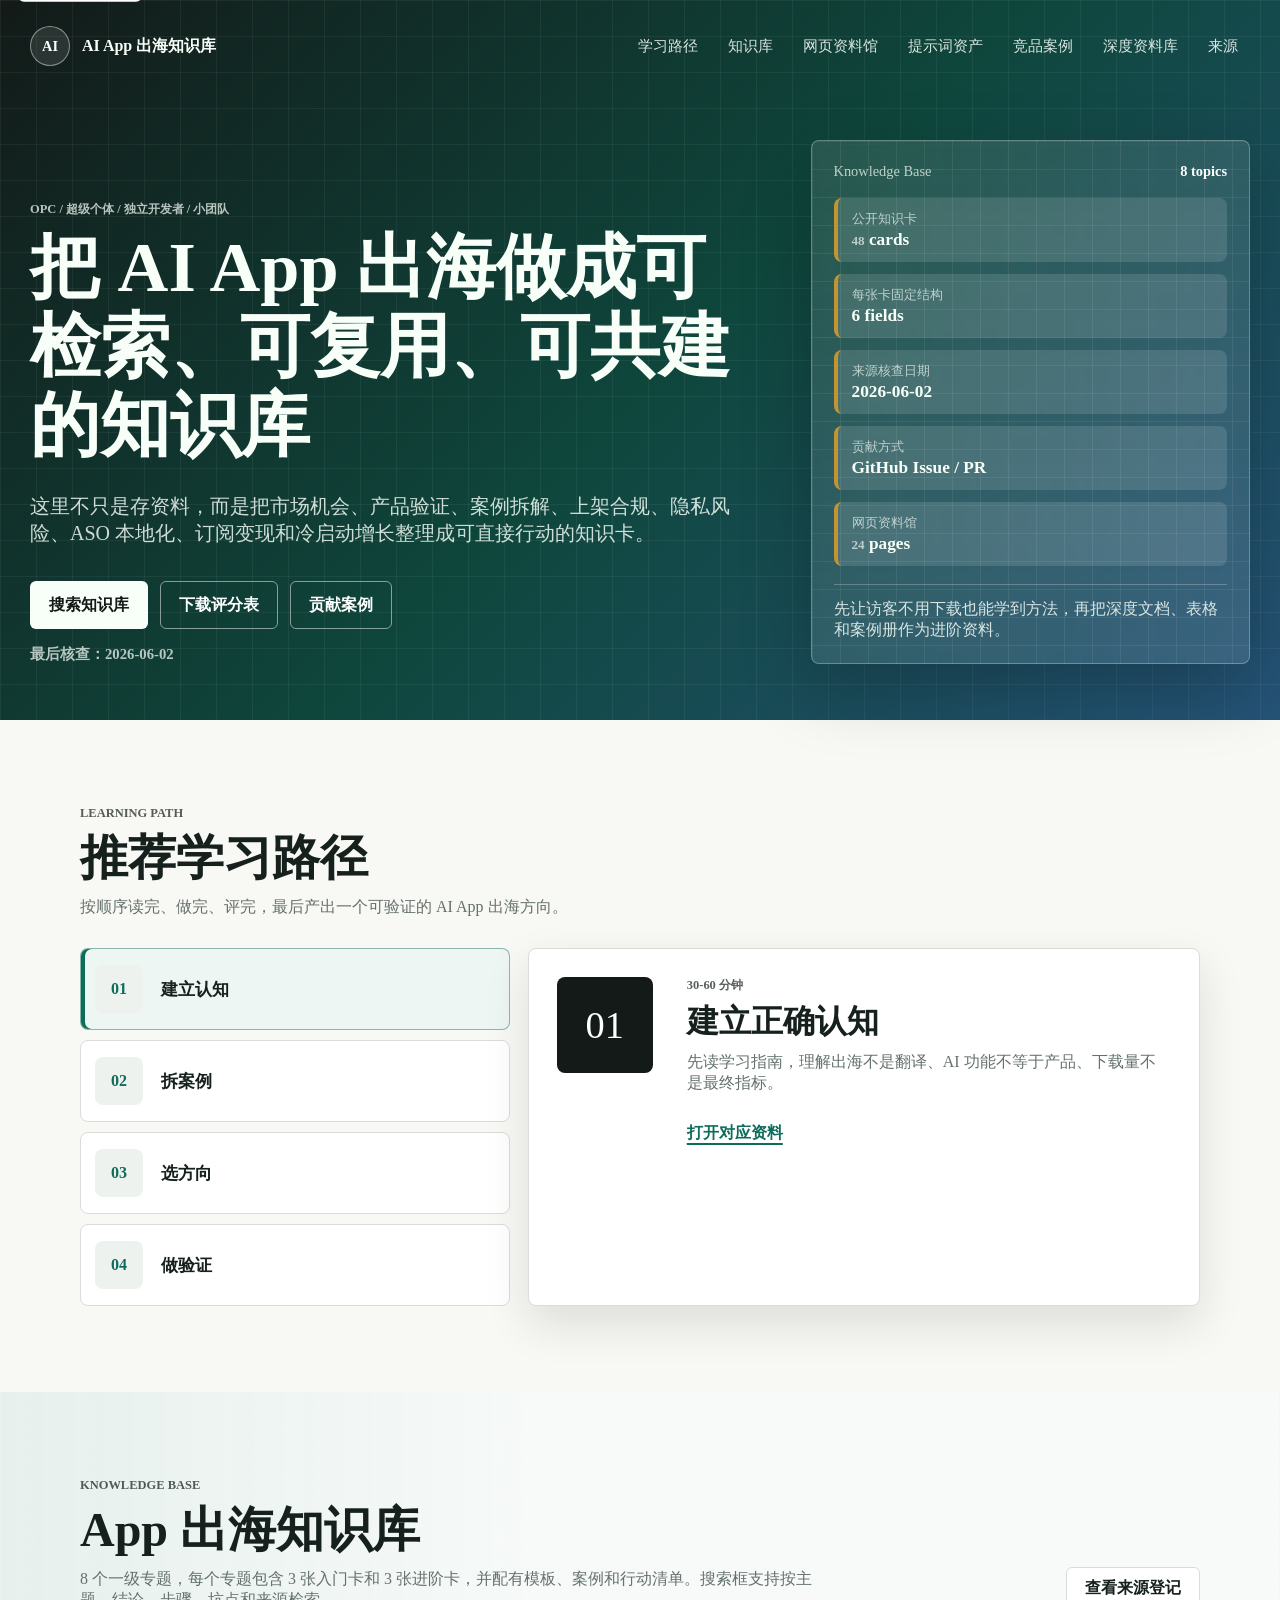
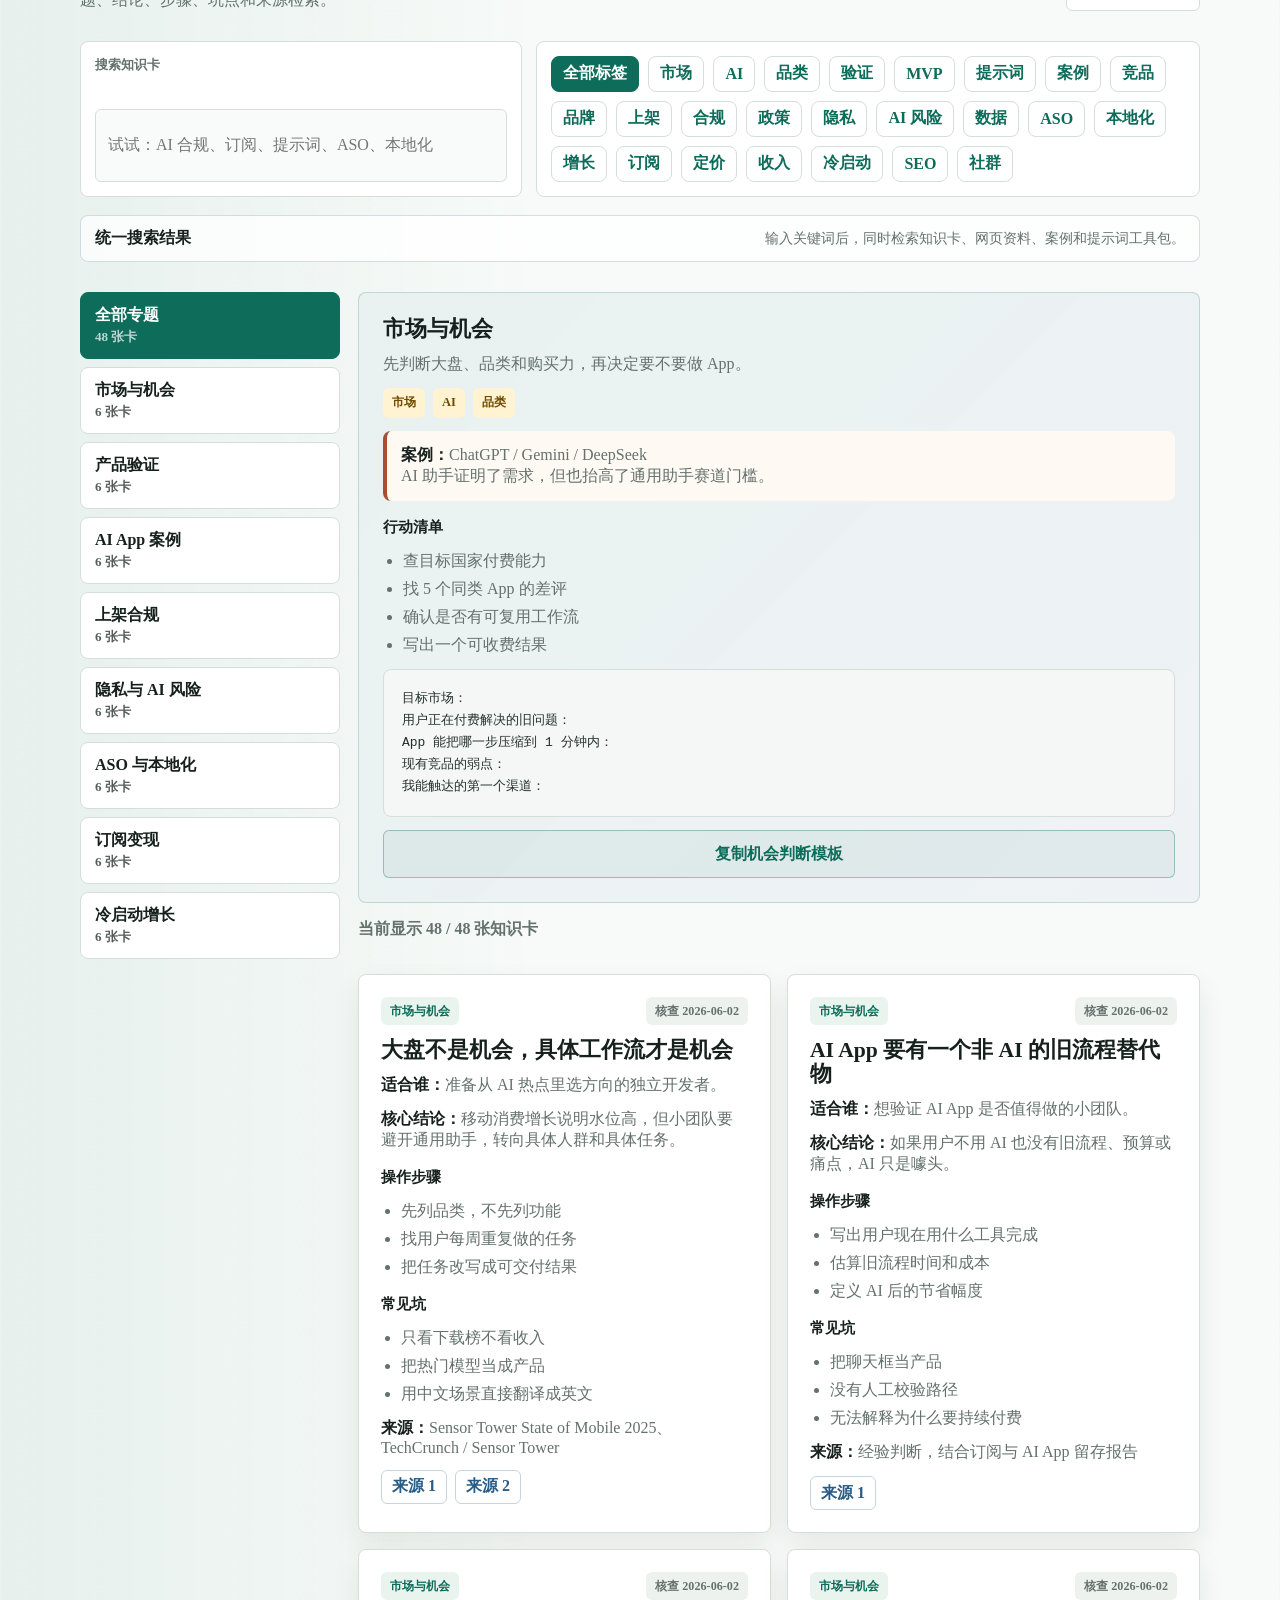
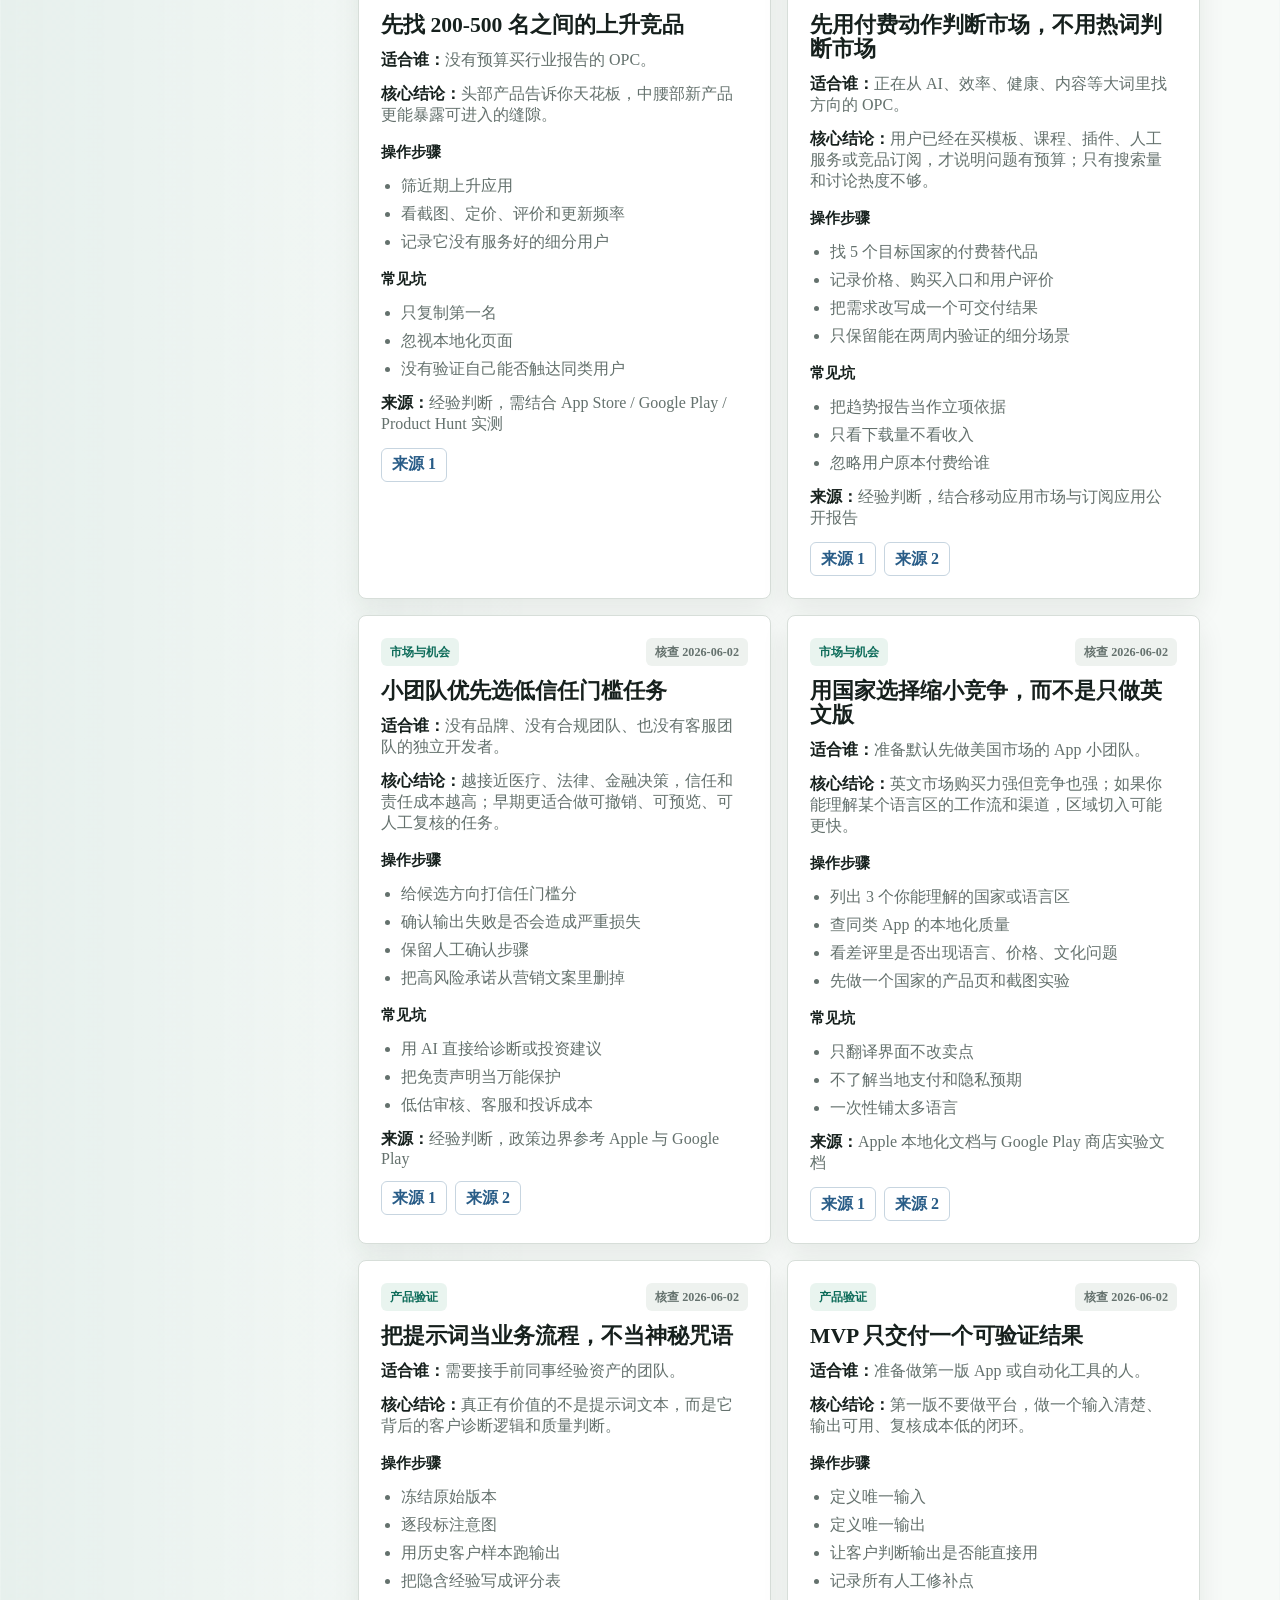
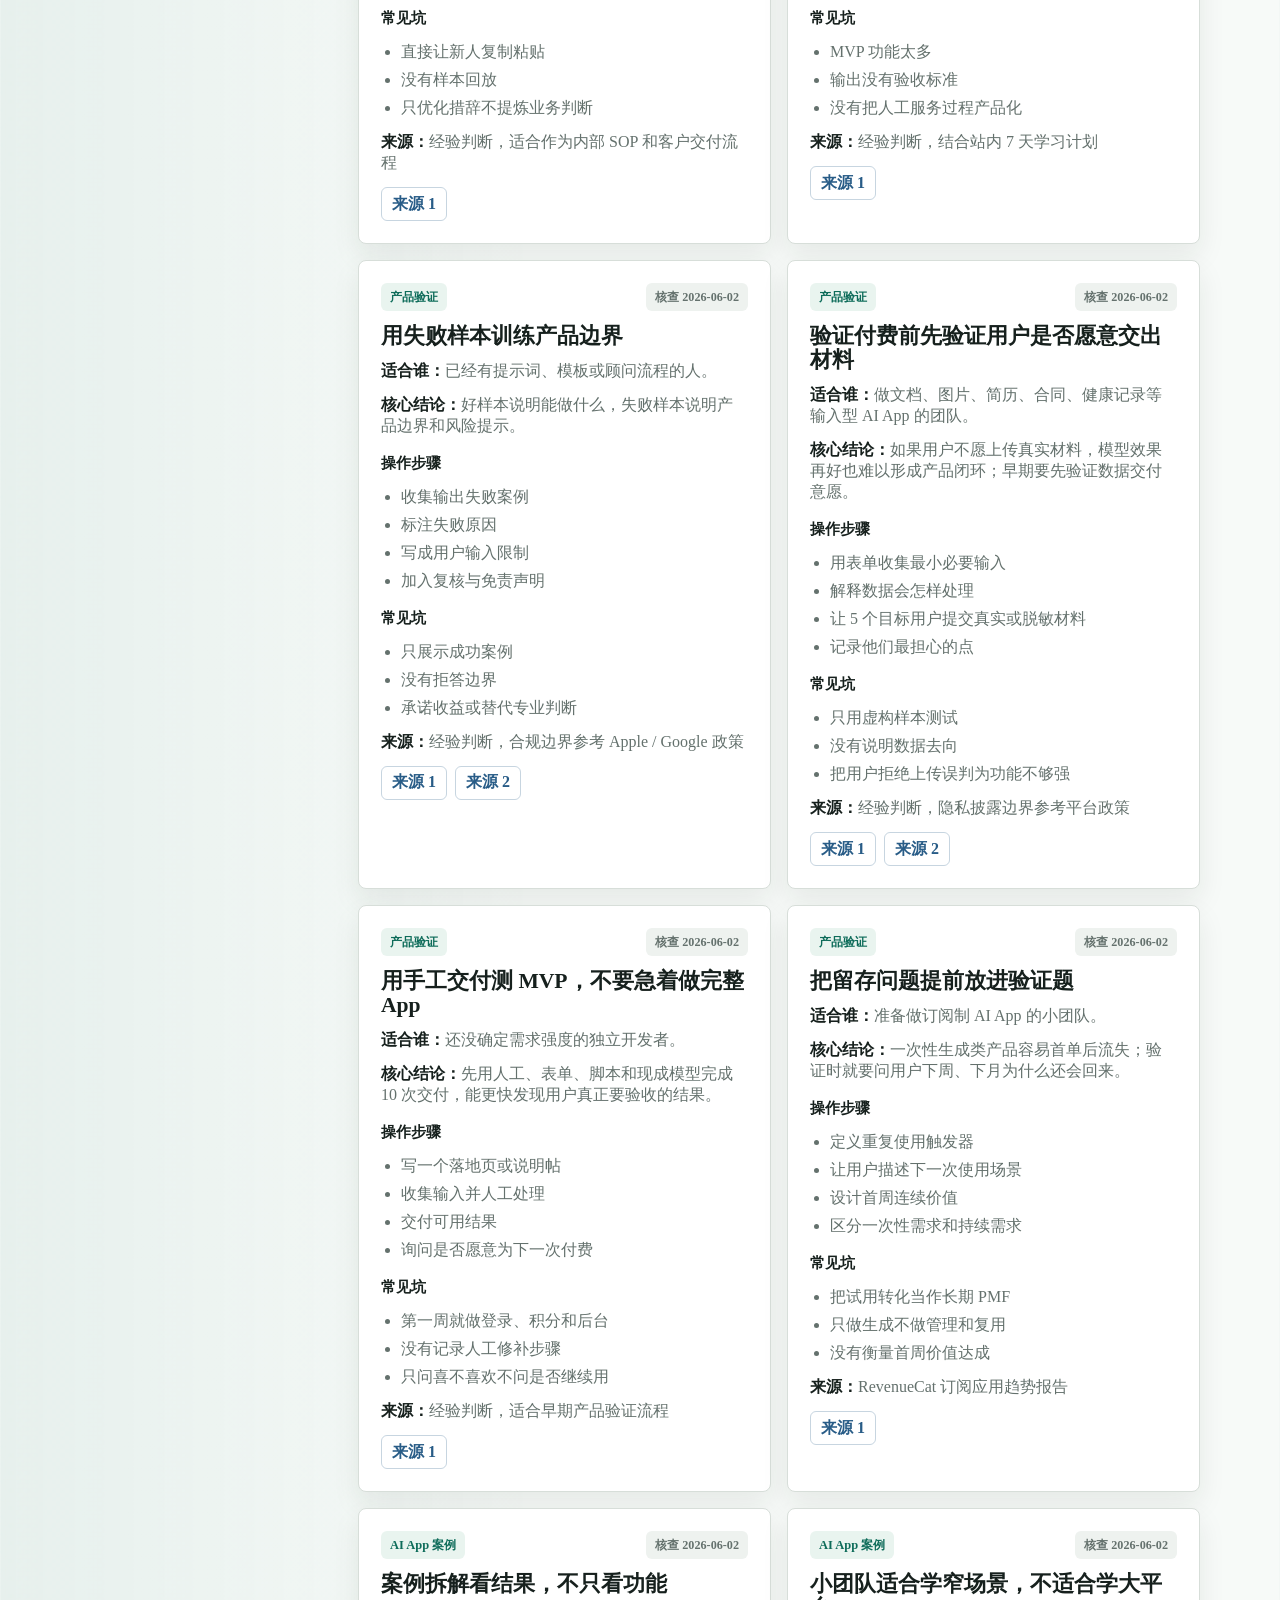
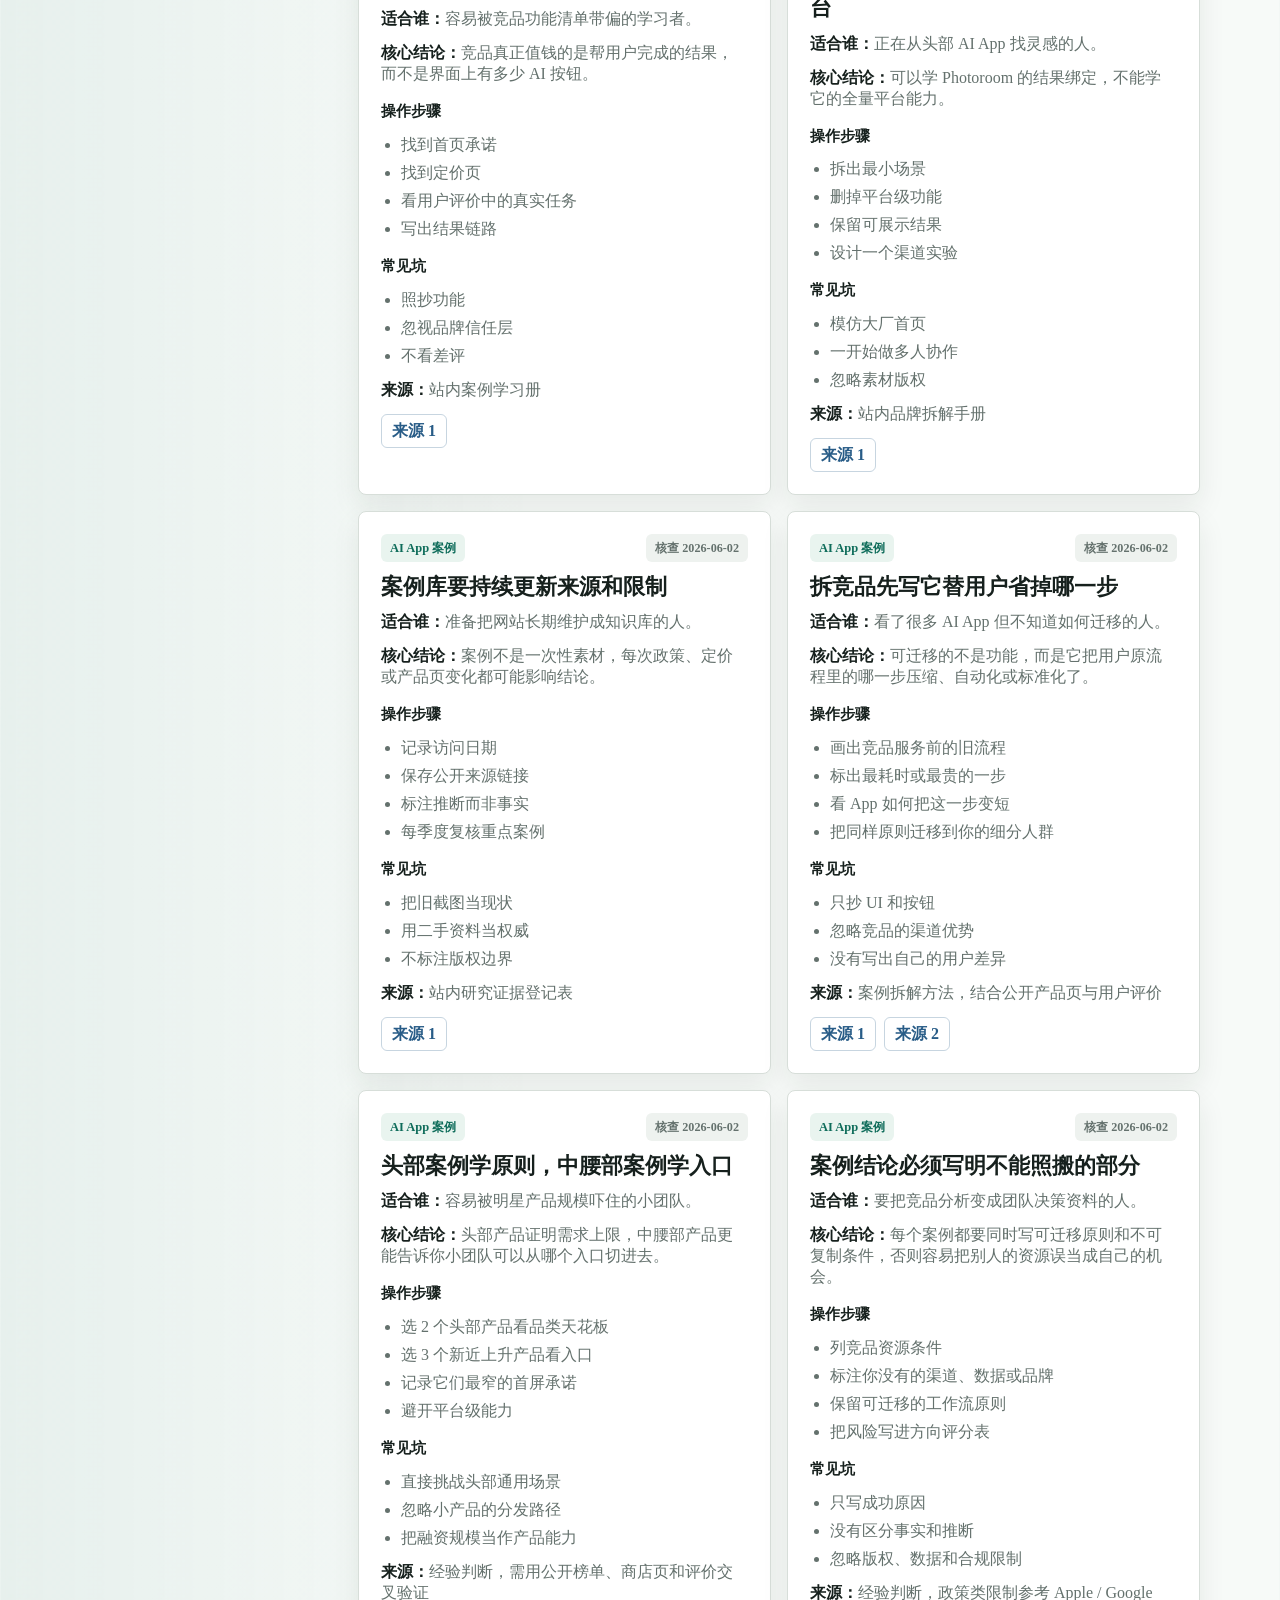
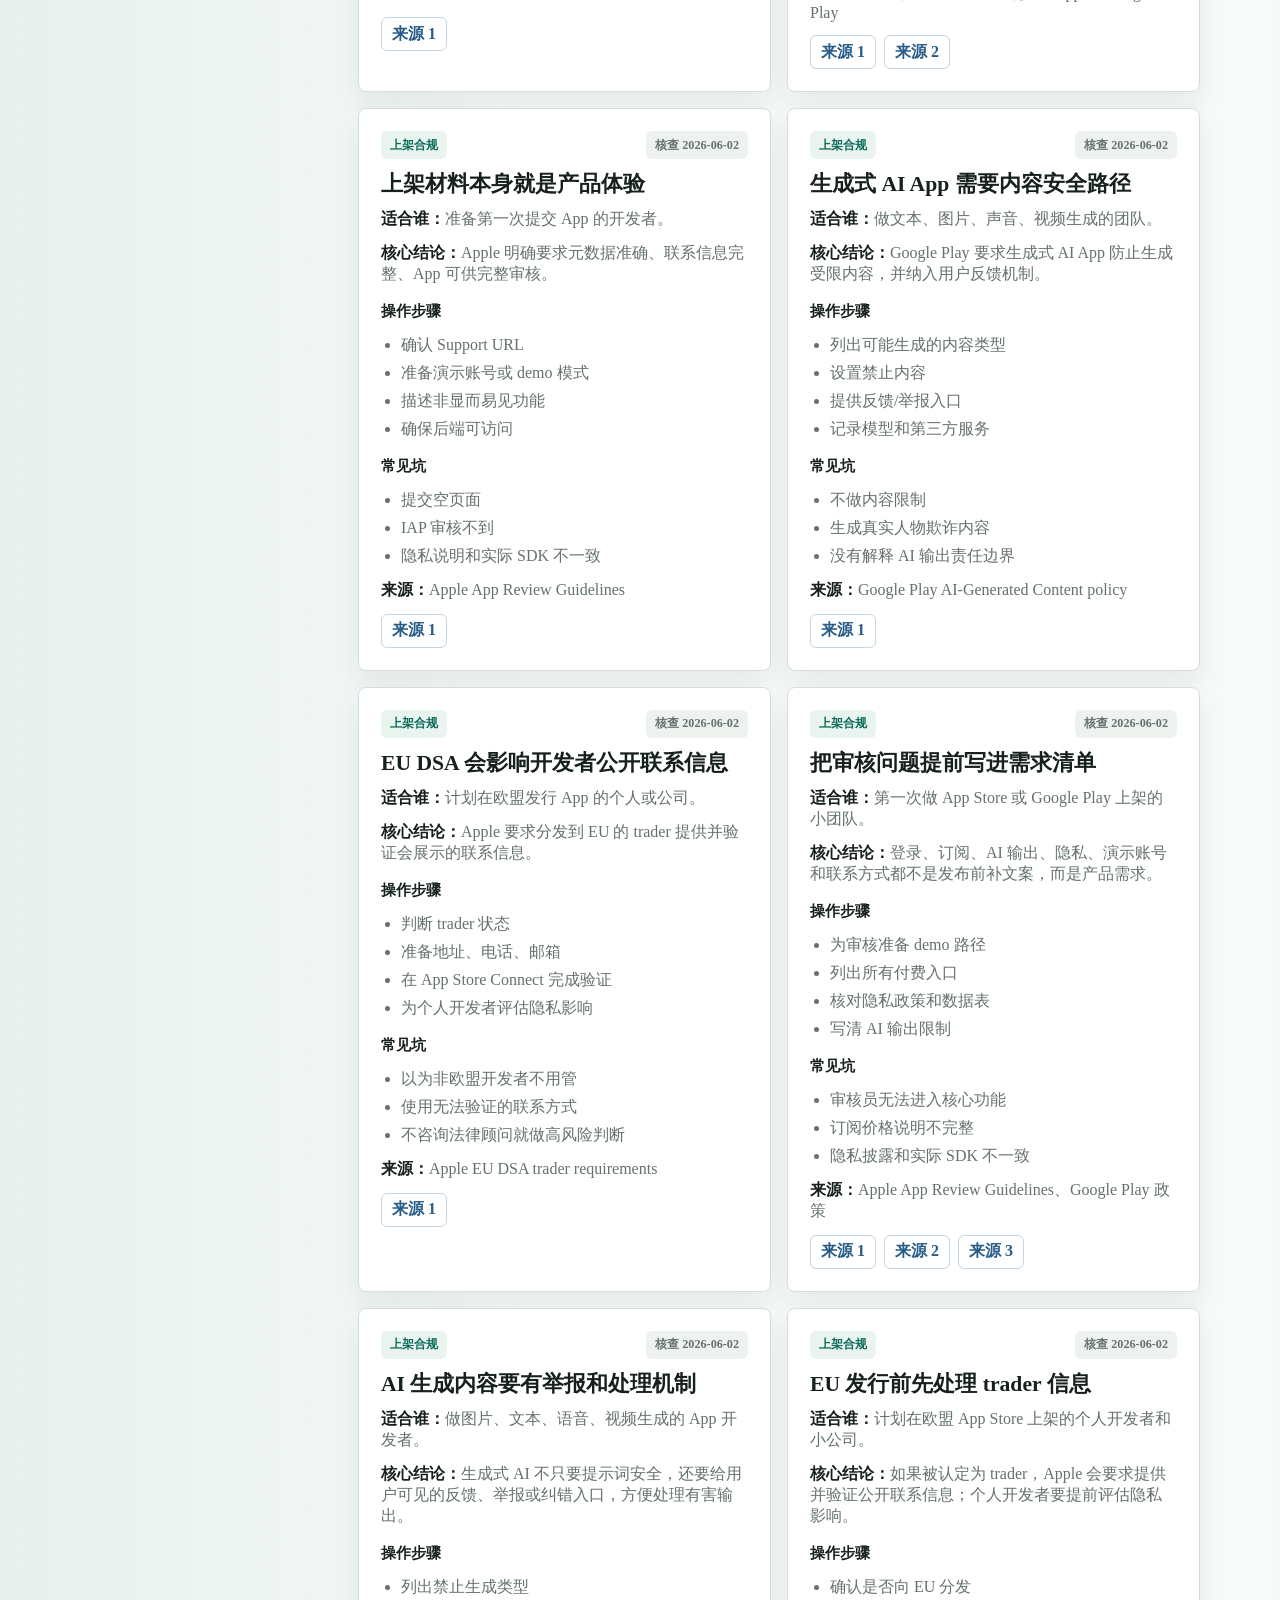
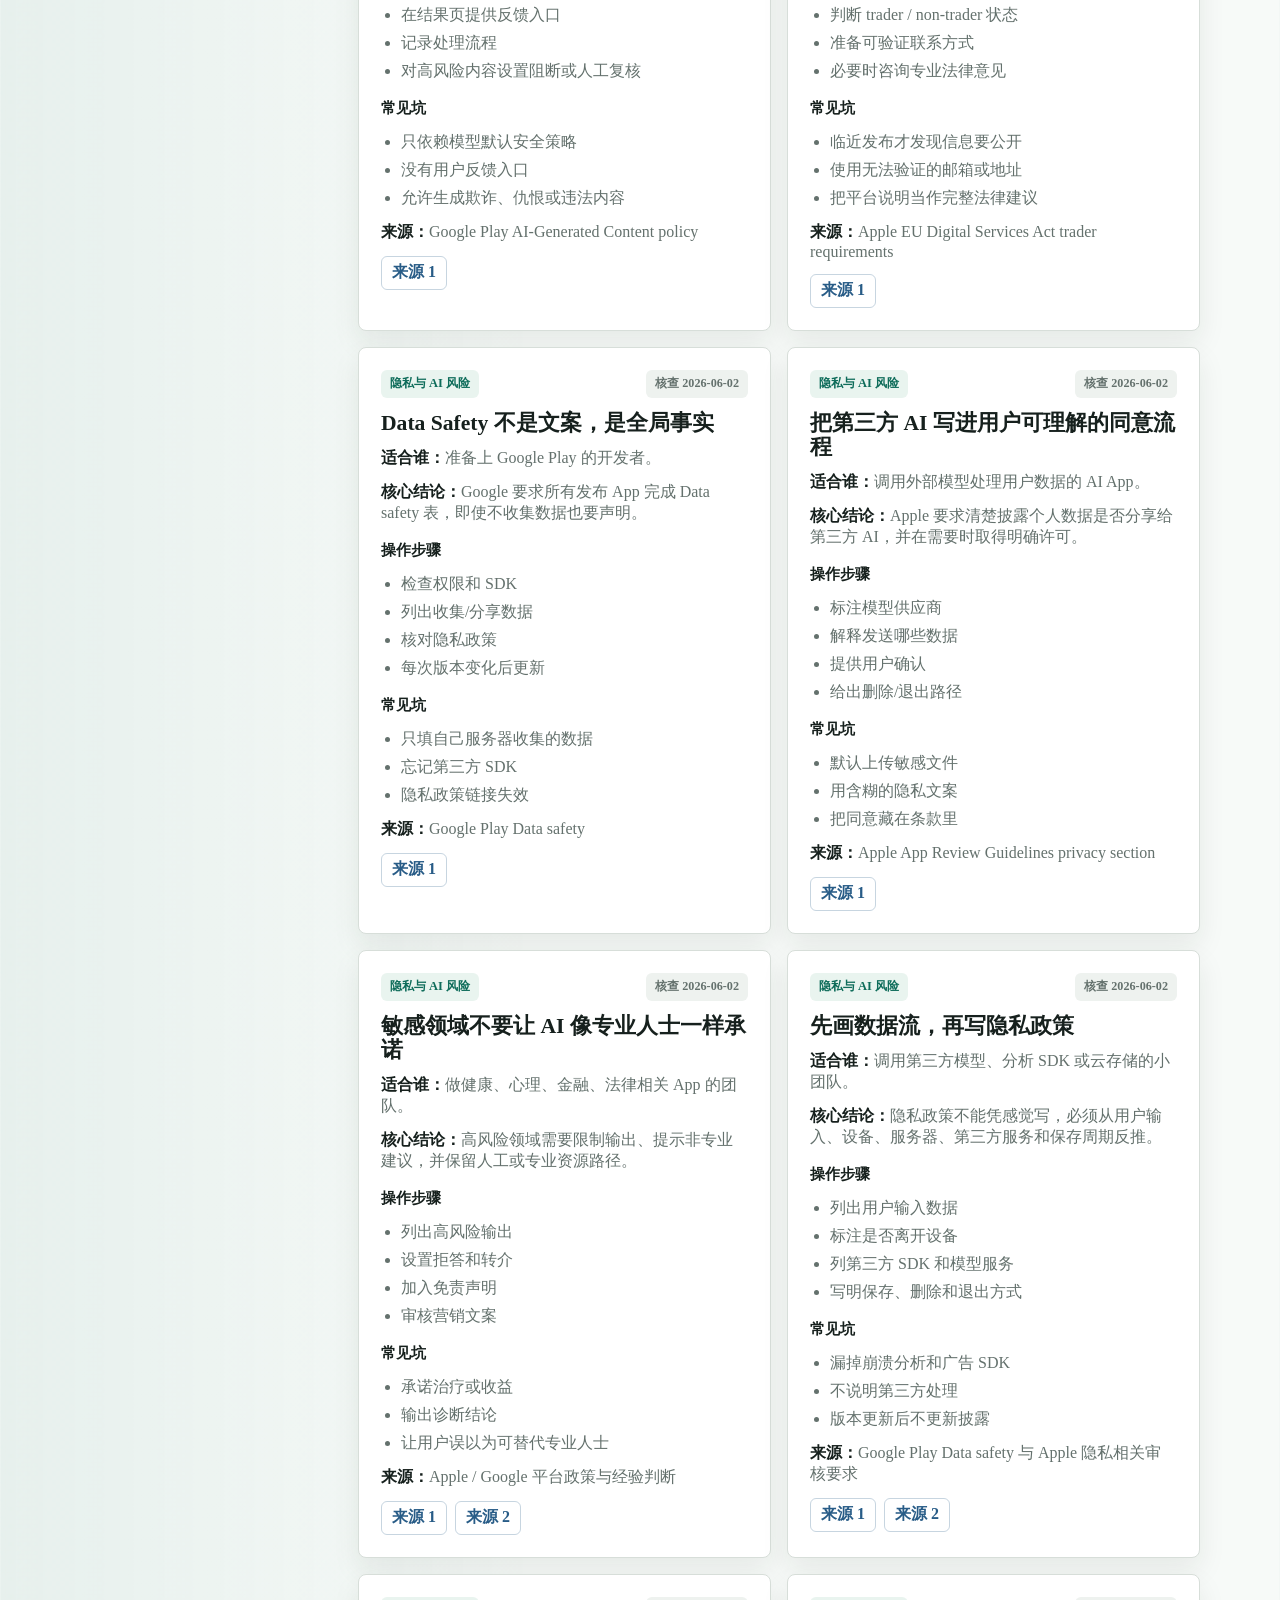
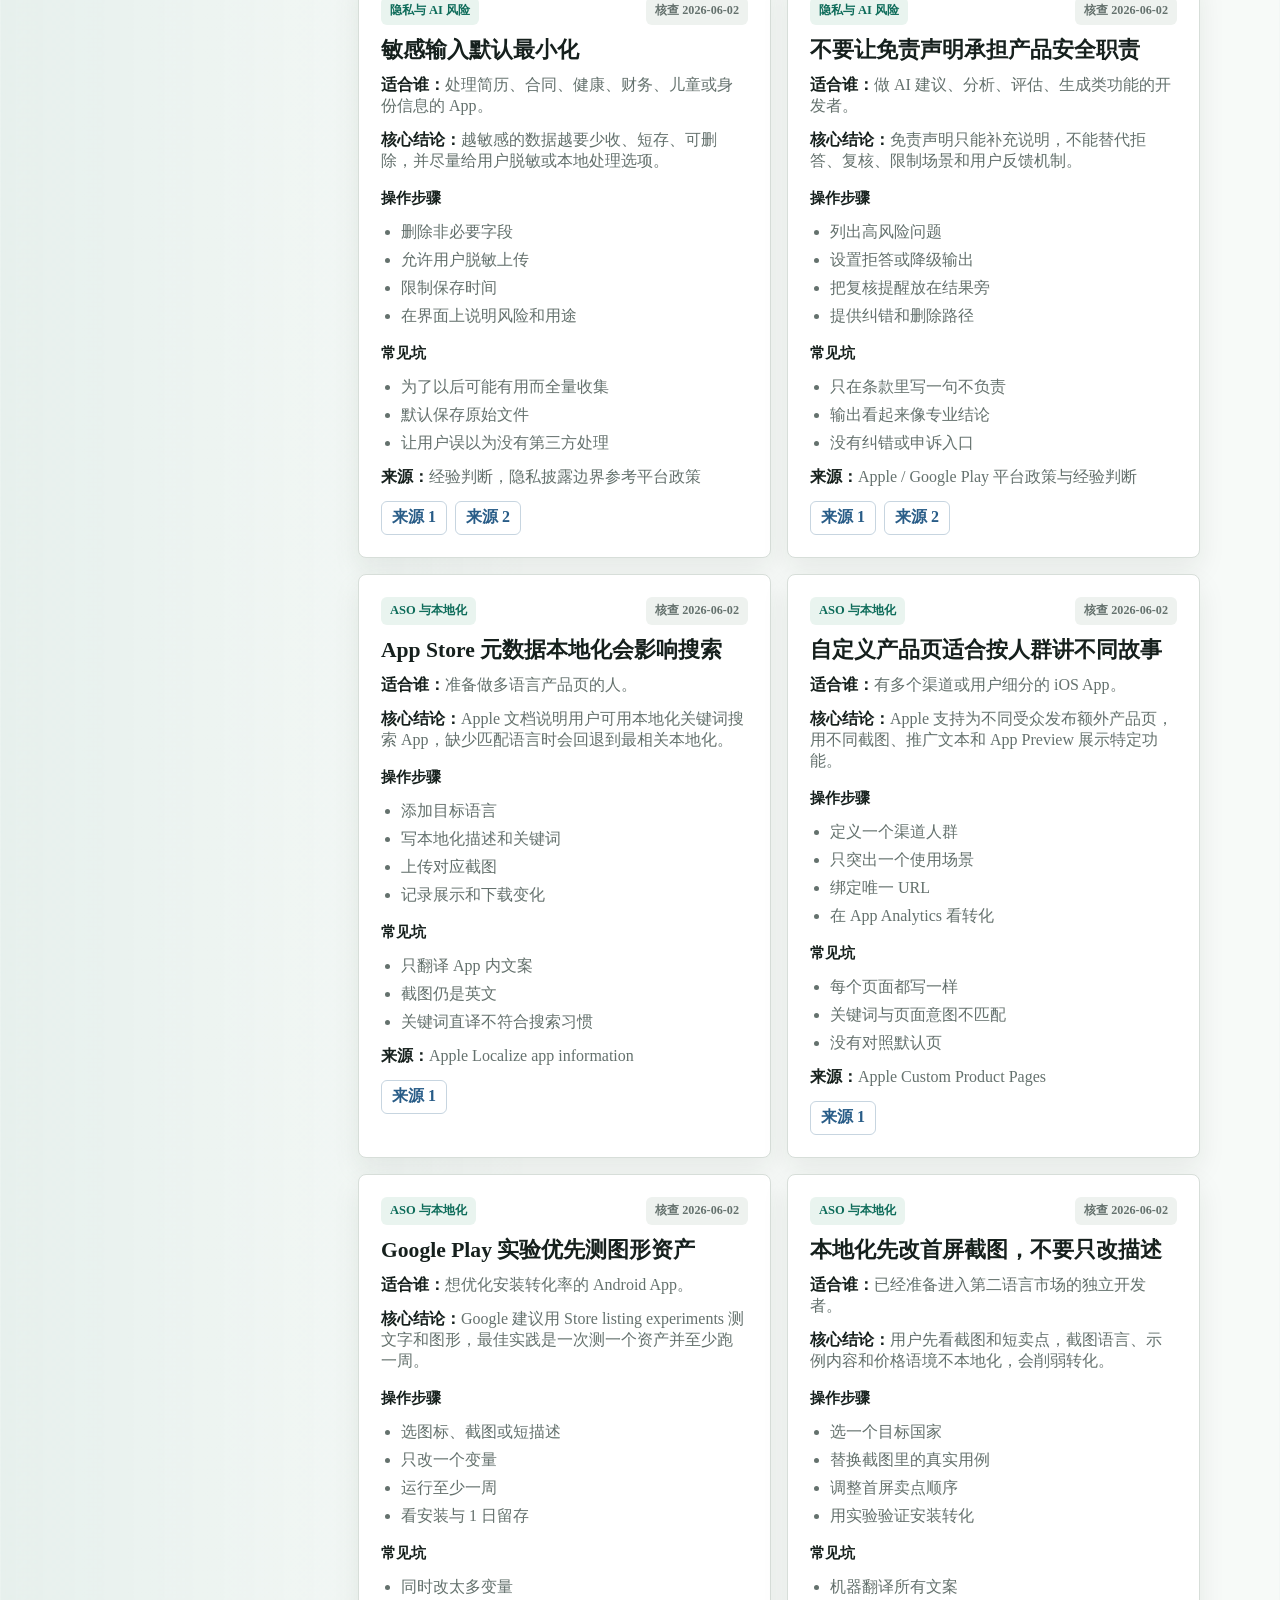
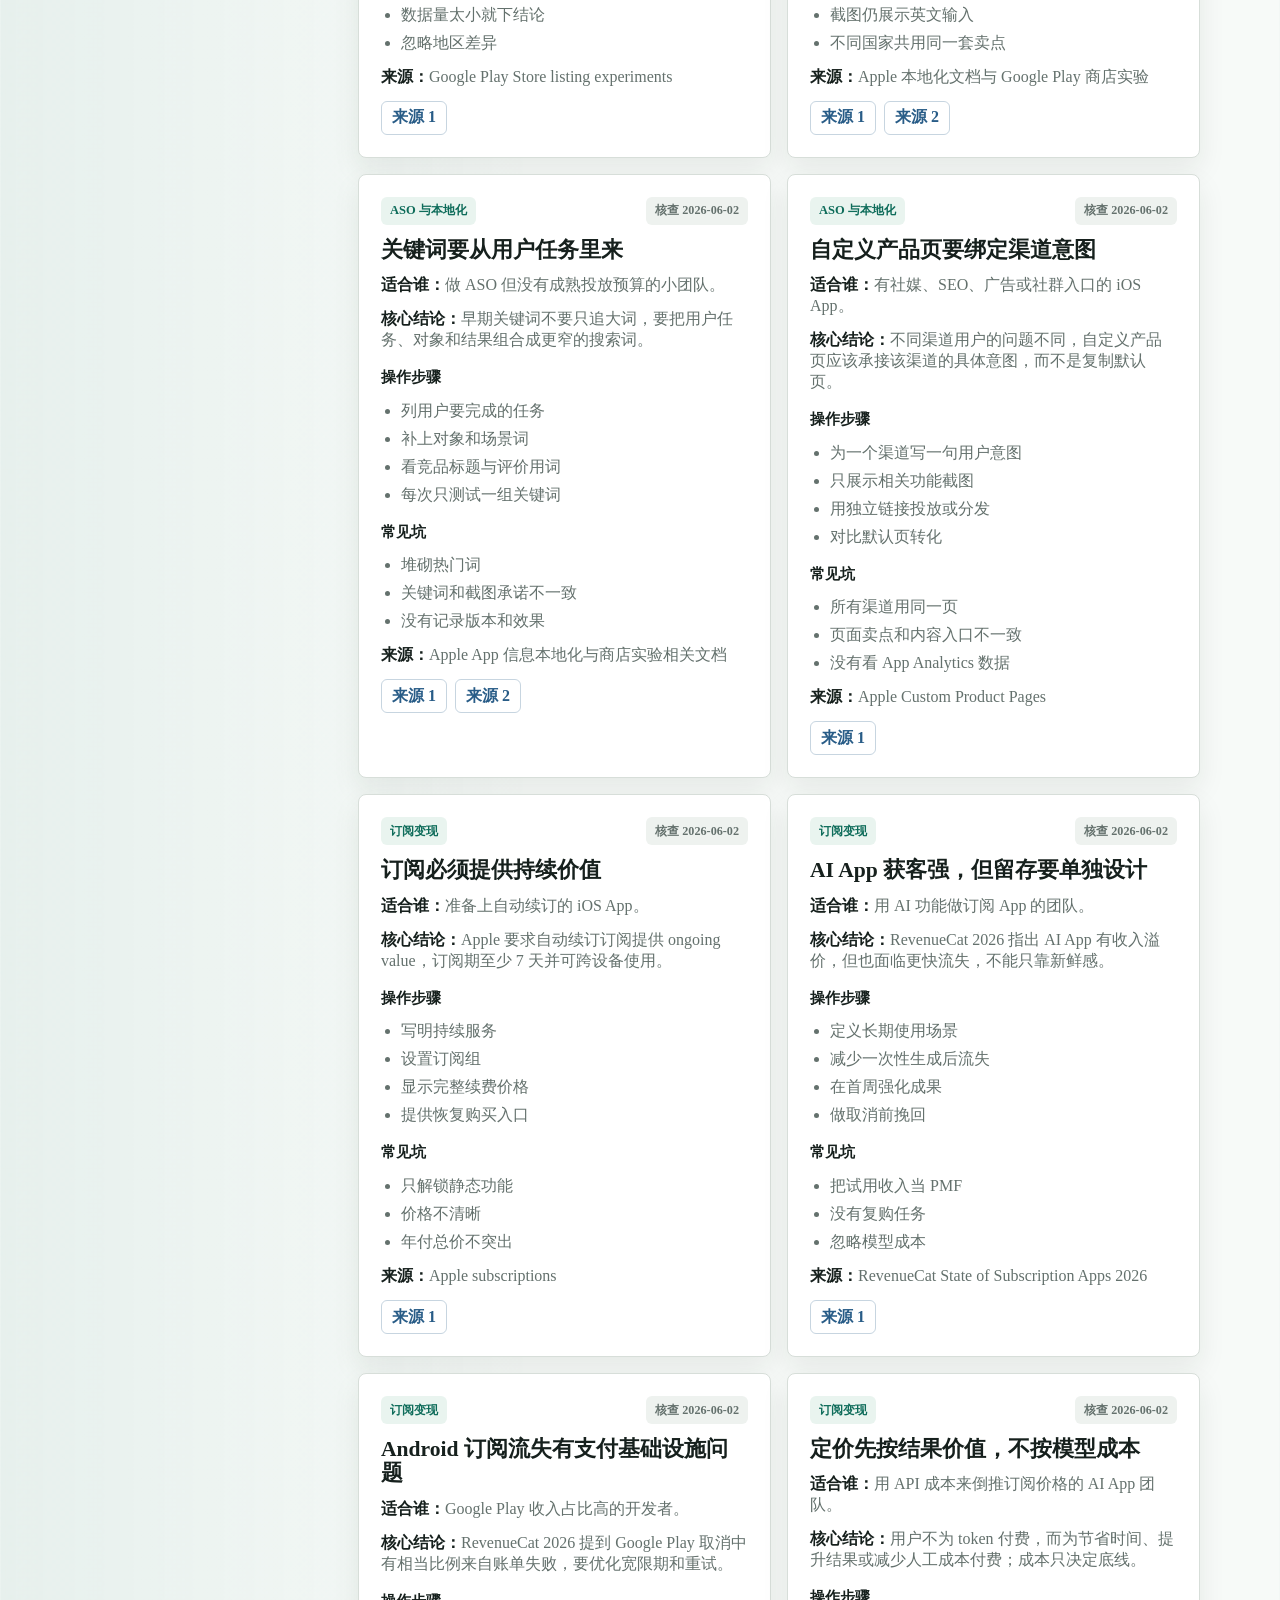
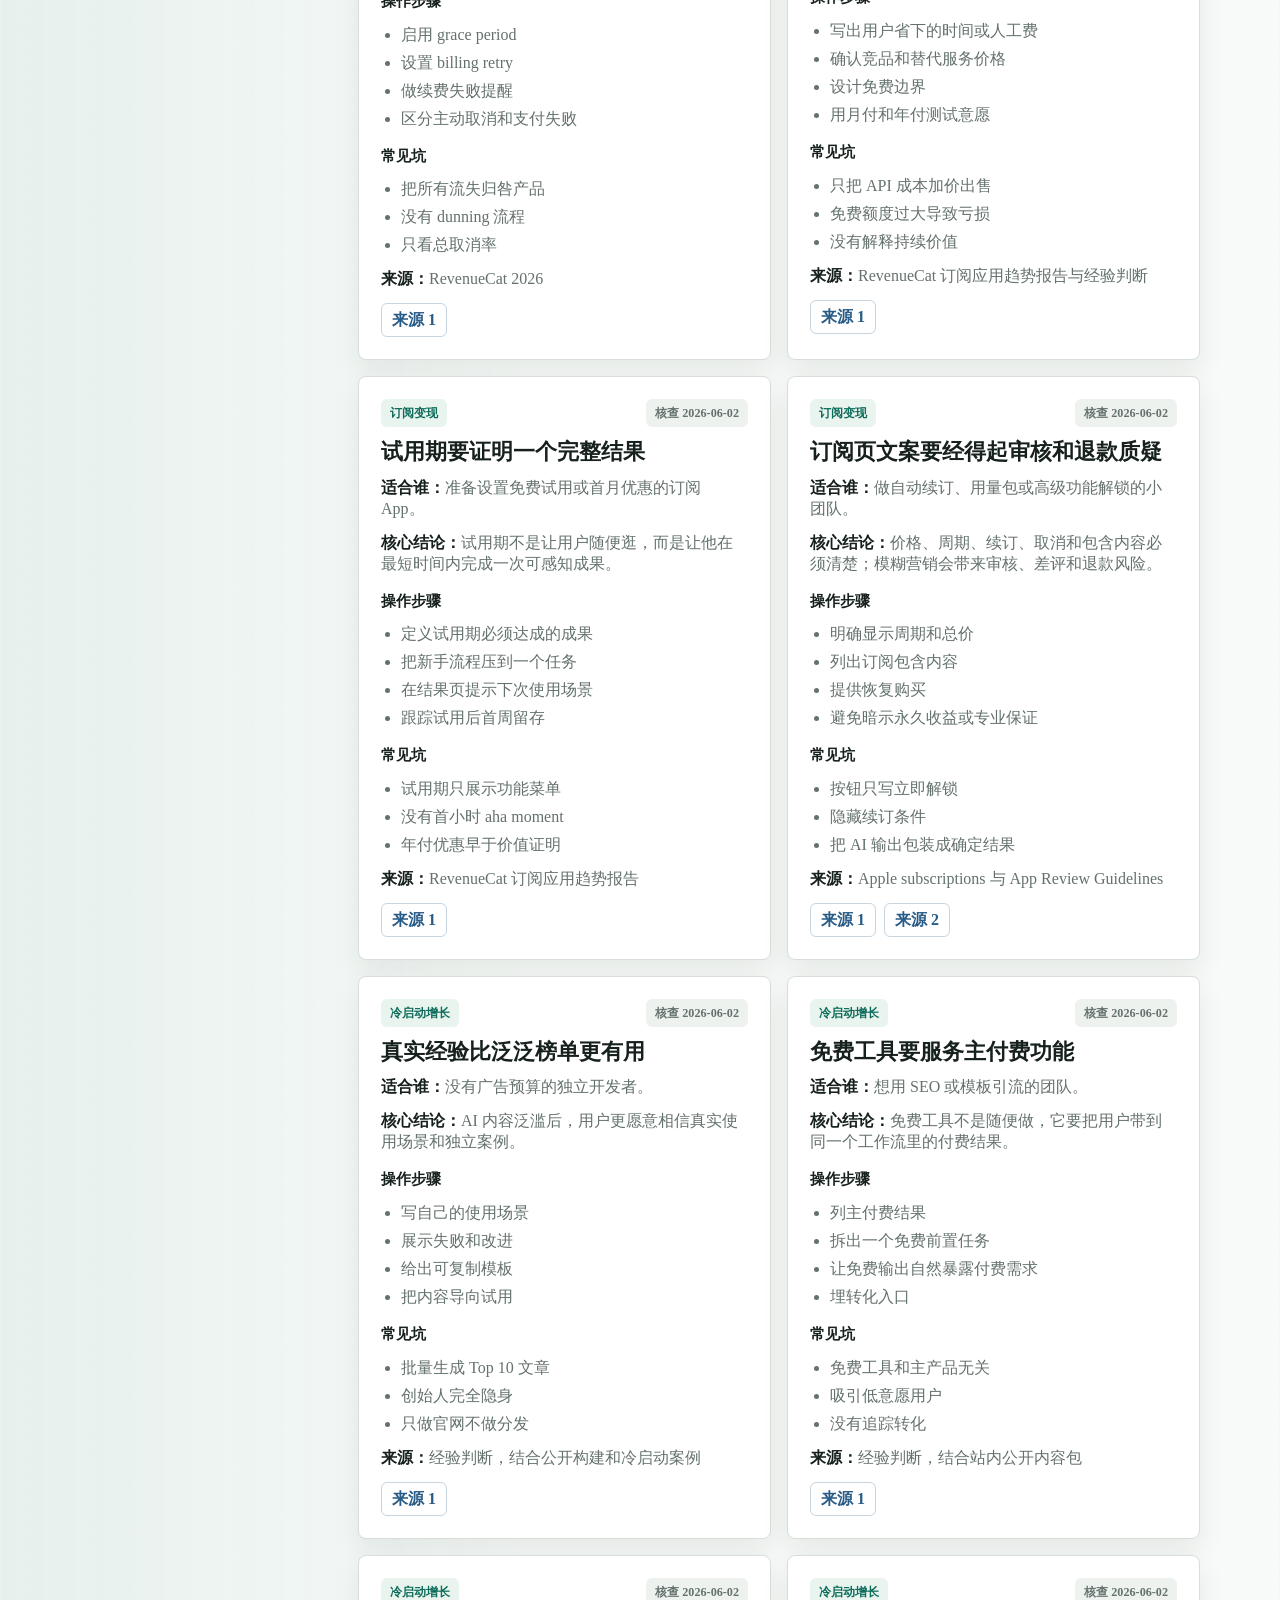
<file: index.html>
<!doctype html>
<html lang="zh-CN">
<head>
  <meta charset="utf-8">
  <meta name="viewport" content="width=device-width, initial-scale=1">
  <title>AI App 出海知识库</title>
  <meta name="description" content="给 OPC、超级个体、独立开发者和小团队使用的 AI App 出海知识库，覆盖市场机会、产品验证、上架合规、ASO、本地化、订阅变现和冷启动增长。">
  <link rel="canonical" href="http://gptimage2.store/">
  <link rel="icon" href="data:,">
  <meta property="og:type" content="website">
  <meta property="og:title" content="AI App 出海知识库">
  <meta property="og:description" content="面向 OPC、超级个体、独立开发者和小团队的 AI App 出海学习与实战站。">
  <meta property="og:url" content="http://gptimage2.store/">
  <meta name="twitter:card" content="summary">
  <meta name="twitter:title" content="AI App 出海知识库">
  <meta name="twitter:description" content="少堆链接，多做判断；少讲概念，多给可执行模板。">
  <link rel="stylesheet" href="site/styles.css">
  <script type="application/ld+json">
  {
    "@context": "https://schema.org",
    "@type": "LearningResource",
    "name": "AI App 出海知识库",
    "description": "面向 OPC、超级个体、独立开发者和小团队的 AI App 出海学习与实战站。",
    "url": "http://gptimage2.store/",
    "inLanguage": "zh-CN",
    "learningResourceType": "Knowledge base",
    "audience": {
      "@type": "Audience",
      "audienceType": "OPC、独立开发者、小团队"
    }
  }
  </script>
</head>
<body>
  <a class="skip-link" href="#main">跳到主要内容</a>

  <header class="hero" id="top">
    <nav class="nav" aria-label="主导航">
      <a class="brand" href="#top" aria-label="AI App 出海知识库首页">
        <span class="brand-mark">AI</span>
        <span>AI App 出海知识库</span>
      </a>
      <div class="nav-links">
        <a href="#path">学习路径</a>
        <a href="#knowledge">知识库</a>
        <a href="#web-library">网页资料馆</a>
        <a href="#prompt-system">提示词资产</a>
        <a href="#cases">竞品案例</a>
        <a href="#downloads">深度资料库</a>
        <a href="#sources">来源</a>
      </div>
    </nav>

    <section class="hero-content" aria-labelledby="hero-title">
      <div class="hero-copy">
        <p class="eyebrow">OPC / 超级个体 / 独立开发者 / 小团队</p>
        <h1 id="hero-title">把 AI App 出海做成可检索、可复用、可共建的知识库</h1>
        <p class="lede">这里不只是存资料，而是把市场机会、产品验证、案例拆解、上架合规、隐私风险、ASO 本地化、订阅变现和冷启动增长整理成可直接行动的知识卡。</p>
        <div class="hero-actions" aria-label="快速入口">
          <a class="button primary" href="#knowledge" data-conversion="startLearning">搜索知识库</a>
          <a class="button secondary" href="data/opportunity-scorecard.csv" data-conversion="downloadScorecard">下载评分表</a>
          <a class="button secondary" href="https://github.com/siuserxiaowei/ai-app-export-learning-hub/issues" target="_blank" rel="noreferrer" data-conversion="openGithub">贡献案例</a>
        </div>
        <p class="hero-note" id="heroVerified">最后核查：2026-06-02</p>
      </div>

      <aside class="signal-board" aria-label="AI App 出海判断地图">
        <div class="signal-topline">
          <span>Knowledge Base</span>
          <strong><span id="statTopics">8</span> topics</strong>
        </div>
        <div class="signal-lanes">
          <div>
            <span>公开知识卡</span>
            <strong><span id="statCards">48</span> cards</strong>
          </div>
          <div>
            <span>每张卡固定结构</span>
            <strong>6 fields</strong>
          </div>
          <div>
            <span>来源核查日期</span>
            <strong id="statVerified">2026-06-02</strong>
          </div>
          <div>
            <span>贡献方式</span>
            <strong>GitHub Issue / PR</strong>
          </div>
          <div>
            <span>网页资料馆</span>
            <strong><span id="statWebPages">24</span> pages</strong>
          </div>
        </div>
        <p>先让访客不用下载也能学到方法，再把深度文档、表格和案例册作为进阶资料。</p>
      </aside>
    </section>
  </header>

  <main id="main">
    <section class="section path-section" id="path">
      <div class="section-head">
        <p class="eyebrow">Learning Path</p>
        <h2>推荐学习路径</h2>
        <p>按顺序读完、做完、评完，最后产出一个可验证的 AI App 出海方向。</p>
      </div>

      <div class="path-layout">
        <div class="path-steps" aria-label="学习路径步骤">
          <button class="path-step is-active" type="button" data-step="0" aria-pressed="true">
            <span>01</span>
            <strong>建立认知</strong>
          </button>
          <button class="path-step" type="button" data-step="1" aria-pressed="false">
            <span>02</span>
            <strong>拆案例</strong>
          </button>
          <button class="path-step" type="button" data-step="2" aria-pressed="false">
            <span>03</span>
            <strong>选方向</strong>
          </button>
          <button class="path-step" type="button" data-step="3" aria-pressed="false">
            <span>04</span>
            <strong>做验证</strong>
          </button>
        </div>

        <article class="path-detail" aria-live="polite">
          <div class="detail-number" id="pathNumber">01</div>
          <div>
            <p class="eyebrow" id="pathMeta">30-60 分钟</p>
            <h3 id="pathTitle">建立正确认知</h3>
            <p id="pathBody">先读学习指南，理解出海不是翻译、AI 功能不等于产品、下载量不是最终指标。</p>
            <a class="text-link" id="pathLink" href="docs/learning-guide.html">打开对应资料</a>
          </div>
        </article>
      </div>
    </section>

    <section class="section knowledge-section" id="knowledge">
      <div class="section-head row">
        <div>
          <p class="eyebrow">Knowledge Base</p>
          <h2>App 出海知识库</h2>
          <p>8 个一级专题，每个专题包含 3 张入门卡和 3 张进阶卡，并配有模板、案例和行动清单。搜索框支持按主题、结论、步骤、坑点和来源检索。</p>
        </div>
        <a class="button compact" href="docs/research-evidence-register.html">查看来源登记</a>
      </div>

      <div class="knowledge-controls" aria-label="知识库搜索和筛选">
        <label class="search-box">
          <span>搜索知识卡</span>
          <input id="knowledgeSearch" type="search" placeholder="试试：AI 合规、订阅、提示词、ASO、本地化" autocomplete="off">
        </label>
        <div class="tag-filters" id="tagFilters" aria-label="标签筛选"></div>
      </div>

      <div class="global-search" aria-label="统一搜索结果">
        <div class="global-search-head">
          <strong>统一搜索结果</strong>
          <span id="globalSearchCount">输入关键词后，同时检索知识卡、网页资料、案例和提示词工具包。</span>
        </div>
        <div class="global-search-grid" id="globalSearchResults"></div>
      </div>

      <div class="knowledge-layout">
        <aside class="topic-rail" id="topicRail" aria-label="一级专题"></aside>
        <div class="knowledge-main">
          <div class="topic-detail" id="topicDetail" aria-live="polite"></div>
          <p class="case-count" id="knowledgeCount" aria-live="polite">当前显示 48 / 48 张知识卡</p>
          <div class="knowledge-grid" id="knowledgeGrid"></div>
        </div>
      </div>
    </section>

    <section class="section web-library" id="web-library">
      <div class="section-head row">
        <div>
          <p class="eyebrow">Web Reading Room</p>
          <h2>把外部网页整理成能用的判断</h2>
          <p>这里不堆链接，也不搬运原文。每个网页只保留四件事：为什么读、我怎么看、怎么用、别误读。适合你快速带客户、带团队或自己做方向判断。</p>
        </div>
        <a class="button compact" href="docs/knowledge-source-register.html">查看完整来源台账</a>
      </div>

      <div class="source-filters" aria-label="网页资料筛选">
        <button class="source-filter is-active" type="button" data-source-category="all" aria-pressed="true">全部网页</button>
        <button class="source-filter" type="button" data-source-category="market" aria-pressed="false">市场趋势</button>
        <button class="source-filter" type="button" data-source-category="platform" aria-pressed="false">上架合规</button>
        <button class="source-filter" type="button" data-source-category="growth" aria-pressed="false">ASO 增长</button>
        <button class="source-filter" type="button" data-source-category="monetization" aria-pressed="false">订阅变现</button>
        <button class="source-filter" type="button" data-source-category="cases" aria-pressed="false">公开案例</button>
      </div>

      <p class="case-count" id="webLibraryCount" aria-live="polite">当前显示 24 / 24 个网页整理</p>
      <div class="web-grid" id="webLibraryGrid"></div>
    </section>

    <section class="section prompt-system" id="prompt-system">
      <div class="section-head">
        <p class="eyebrow">Prompt Operations</p>
        <h2>把前同事留下的提示词变成团队能接手的业务系统</h2>
        <p>如果关键业务只掌握在一个人手里，最可持续的做法不是继续寻找“完美提示词”，而是把提示词拆成可培训、可复核、可迭代的客户交付流程。</p>
      </div>

      <div class="prompt-layout">
        <article>
          <span class="kicker">01</span>
          <h3>先保护原件</h3>
          <p>把原提示词、历史输出、客户输入样本、交付反馈单独归档，标注版本和适用场景。不要急着改写，先确保团队有一份不可变的基准。</p>
        </article>
        <article>
          <span class="kicker">02</span>
          <h3>拆出隐性判断</h3>
          <p>逐段标注它在判断什么：客户是谁、产品目标是什么、风险在哪里、好输出的标准是什么。真正要传承的是这些判断，不只是文字。</p>
        </article>
        <article>
          <span class="kicker">03</span>
          <h3>做成 SOP 和质检表</h3>
          <p>用 10 个真实客户样本做回放，形成输入表单、提示词版本、输出评分表、人工复核步骤和失败处理规则，新人才能稳定接手。</p>
        </article>
      </div>

      <div class="toolkit-panel">
        <div class="section-head row compact-head">
          <div>
            <p class="eyebrow">Operational Templates</p>
            <h3>提示词资产工具包</h3>
            <p>把提示词从个人经验变成团队流程：先填输入表，再登记原件，用质检表复核输出，最后用失败样本回放修正边界。</p>
          </div>
          <p class="case-count" id="toolkitCount" aria-live="polite">当前显示 4 个工具模板</p>
        </div>
        <div class="toolkit-grid" id="toolkitGrid"></div>
      </div>
    </section>

    <section class="section conclusions" id="conclusions">
      <div class="section-head">
        <p class="eyebrow">Core Conclusions</p>
        <h2>三条核心结论</h2>
      </div>
      <div class="conclusion-grid">
        <article>
          <span class="kicker">01</span>
          <h3>出海不是翻译</h3>
          <p>它是重新理解海外用户的工作流、信任、支付、隐私和合规边界。</p>
        </article>
        <article>
          <span class="kicker">02</span>
          <h3>用户不为 AI 付费</h3>
          <p>用户为更快、更省钱、更可靠的结果付费。AI 只是压缩旧流程的手段。</p>
        </article>
        <article>
          <span class="kicker">03</span>
          <h3>不要做更小的通用工具</h3>
          <p>小团队更适合做某类人、某个任务、某个交付结果的专业工作流。</p>
        </article>
      </div>
    </section>

    <section class="section" id="directions">
      <div class="section-head">
        <p class="eyebrow">Best Starting Points</p>
        <h2>三大推荐方向</h2>
        <p>优先选择有明确 ROI、可展示结果、低成本分发可能性的方向。</p>
      </div>
      <div class="direction-grid">
        <article class="direction-card">
          <div class="score">88</div>
          <p class="eyebrow">跨境卖家素材自动化</p>
          <h3>Etsy / TikTok Shop Listing Video Kit</h3>
          <p>把商品照片变成英文 UGC 广告脚本、listing 标题、短视频结构和导出素材。</p>
          <dl>
            <div><dt>首个渠道</dt><dd>TikTok/Reels 对比演示、卖家社区、SEO 模板</dd></div>
            <div><dt>不要做</dt><dd>泛视频编辑器</dd></div>
          </dl>
        </article>
        <article class="direction-card">
          <div class="score">84</div>
          <p class="eyebrow">英文面试练习与反馈</p>
          <h3>InterviewLoop</h3>
          <p>服务非英语母语求职者，完成角色化模拟面试、答案评分、表达改写和复习计划。</p>
          <dl>
            <div><dt>首个渠道</dt><dd>面试题 SEO、YouTube Shorts、Reddit career 社区</dd></div>
            <div><dt>不要做</dt><dd>泛英语陪练</dd></div>
          </dl>
        </article>
        <article class="direction-card">
          <div class="score">82</div>
          <p class="eyebrow">自由职业者提案生成器</p>
          <h3>ClientBriefAI</h3>
          <p>把客户零散需求整理成 proposal、scope、时间线、报价档位和跟进邮件。</p>
          <dl>
            <div><dt>首个渠道</dt><dd>LinkedIn、Product Hunt、模板 SEO、冷邮件</dd></div>
            <div><dt>不要做</dt><dd>又一个通用 proposal 编辑器</dd></div>
          </dl>
        </article>
      </div>
    </section>

    <section class="section cases-section" id="cases">
      <div class="section-head row">
        <div>
          <p class="eyebrow">Case Workbook</p>
          <h2>竞品案例入口</h2>
          <p>先筛选类别，再打开案例学习册做迁移练习。</p>
        </div>
        <a class="button compact" href="docs/case-study-workbook.html">打开案例学习册</a>
      </div>

      <div class="filter-bar" aria-label="案例筛选">
        <button class="filter-button is-active" type="button" data-filter="all" aria-pressed="true">全部</button>
        <button class="filter-button" type="button" data-filter="commerce" aria-pressed="false">电商/素材</button>
        <button class="filter-button" type="button" data-filter="content" aria-pressed="false">内容/视频</button>
        <button class="filter-button" type="button" data-filter="workflow" aria-pressed="false">文档/工作流</button>
        <button class="filter-button" type="button" data-filter="wellness" aria-pressed="false">健康/心理</button>
      </div>

      <p class="case-count" id="caseCount" aria-live="polite">显示 10 个案例</p>
      <div class="case-grid" id="caseGrid"></div>
    </section>

    <section class="section templates" id="templates">
      <div class="section-head">
        <p class="eyebrow">Assignments</p>
        <h2>作业模板</h2>
        <p>复制模板后，按 7 天学习计划逐步填空。这里保留轻量模板，完整节奏见本地资料。</p>
      </div>

      <div class="template-grid">
        <article class="template-card">
          <p class="eyebrow">Day 2</p>
          <h3>具体用户定义</h3>
          <pre id="template-user">我的目标用户是：
他们每周会遇到的具体任务是：
他们现在怎么解决：</pre>
          <button class="button ghost copy-button" type="button" data-copy-target="template-user">复制模板</button>
        </article>
        <article class="template-card">
          <p class="eyebrow">Day 4</p>
          <h3>产品一句话</h3>
          <pre id="template-positioning">我帮助 [具体用户] 在 [具体场景] 中，
用 AI 更快完成 [具体结果]。</pre>
          <button class="button ghost copy-button" type="button" data-copy-target="template-positioning">复制模板</button>
        </article>
        <article class="template-card">
          <p class="eyebrow">Day 5</p>
          <h3>MVP 边界</h3>
          <pre id="template-mvp">用户输入：
AI 处理：
最终输出：
第一个付费点：
不要做的功能：</pre>
          <button class="button ghost copy-button" type="button" data-copy-target="template-mvp">复制模板</button>
        </article>
      </div>
    </section>

    <section class="section" id="downloads">
      <div class="section-head">
        <p class="eyebrow">Deep Resource Library</p>
        <h2>深度资料库</h2>
        <p>首页知识卡负责快速学习；这里保留完整文档、表格、案例册和审计记录，适合带课、社群打卡和二次创作。</p>
      </div>
      <div class="resource-grid">
        <a href="docs/learning-guide.html"><strong>学习指南</strong><span>建立 AI App 出海判断框架</span></a>
        <a href="docs/bilingual-study-note.html"><strong>双语学习稿</strong><span>中文转述、英文学习译稿和术语表</span></a>
        <a href="docs/case-study-workbook.html"><strong>案例学习册</strong><span>10 个竞品案例与迁移练习</span></a>
        <a href="docs/brand-teardown-handbook.html"><strong>品牌拆解手册</strong><span>命名、首页、信任层、定价和传播钩子</span></a>
        <a href="docs/opc-app-playbook.html" data-conversion="openOpcPlaybook"><strong>OPC 方向剧本</strong><span>10 个方向的 MVP、渠道和淘汰标准</span></a>
        <a href="data/opportunity-scorecard.csv" data-conversion="downloadScorecard"><strong>机会评分表 CSV</strong><span>对候选产品方向做评分</span></a>
        <a href="docs/7-day-learning-plan.html"><strong>7 天学习计划</strong><span>个人自学或社群打卡节奏</span></a>
        <a href="docs/public-content-pack.html"><strong>公开内容包</strong><span>长文、公开课讲稿、卡片文案</span></a>
        <a href="docs/facilitator-guide.html"><strong>带学指南</strong><span>讲师或社群主理人使用</span></a>
        <a href="docs/goal-coverage-matrix.html"><strong>目标覆盖矩阵</strong><span>原目标、交付证据和限制说明</span></a>
        <a href="docs/final-completion-audit.html"><strong>完成度审计</strong><span>线上证据、验证命令和边界说明</span></a>
        <a href="docs/research-evidence-register.html"><strong>研究证据登记表</strong><span>市场报告、政策和竞品来源</span></a>
        <a href="docs/authorized-transcript-workflow.html"><strong>授权逐字稿流程</strong><span>授权文本到位后的私有处理路径</span></a>
      </div>
    </section>

    <section class="section boundary" id="sources">
      <div class="section-head">
        <p class="eyebrow">Sources & Boundaries</p>
        <h2>参考来源 / 版权边界</h2>
      </div>
      <div class="boundary-layout">
        <article>
          <h3>外链集中展示</h3>
          <p>站内结论优先链接本地资料；政策和市场类事实集中登记来源与核查日期，便于发布前复核。</p>
          <ul class="source-list">
            <li>原始抖音短链已登记在研究证据表；短链可能失效，公开页不依赖它作为长期来源。</li>
            <li><a href="https://sensortower.com/state-of-mobile-2025" target="_blank" rel="noreferrer">Sensor Tower：State of Mobile 2025</a></li>
            <li><a href="https://developer.apple.com/app-store/review/guidelines/" target="_blank" rel="noreferrer">Apple：App Review Guidelines</a></li>
            <li><a href="https://support.google.com/googleplay/android-developer/answer/14094294?hl=en" target="_blank" rel="noreferrer">Google Play：AI-Generated Content policy</a></li>
            <li><a href="https://www.revenuecat.com/blog/growth/subscription-app-trends-benchmarks-2026/" target="_blank" rel="noreferrer">RevenueCat：State of Subscription Apps 2026</a></li>
          </ul>
          <a class="text-link" href="docs/knowledge-source-register.html">查看知识库来源登记表</a>
        </article>
        <article>
          <h3>版权与使用边界</h3>
          <ul class="boundary-list">
            <li>不包含视频完整逐字稿或完整逐句翻译。</li>
            <li>只保留合规短摘录、摘要、教学化转述和案例研究。</li>
            <li>不提供医疗、法律、金融等专业建议。</li>
            <li>竞品案例用于学习拆解，不建议直接复制产品或承诺收益。</li>
          </ul>
        </article>
      </div>
    </section>
  </main>

  <footer class="footer">
    <p>AI App Export Learning Hub · CC BY 4.0 · 面向学习、复盘和方向验证。</p>
    <nav class="footer-links" aria-label="页脚链接">
      <a href="site/privacy.html">Privacy</a>
      <a href="site/terms.html">Terms</a>
      <a href="LICENSE.html" rel="license">License</a>
      <a href="https://github.com/siuserxiaowei/ai-app-export-learning-hub" target="_blank" rel="noreferrer" data-conversion="openGithub">GitHub</a>
      <a href="#top">回到顶部</a>
    </nav>
  </footer>

  <script src="site/content.js"></script>
  <script src="site/content-advanced-cards.js"></script>
  <script src="site/content-web-extra.js"></script>
  <script src="site/content-toolkits.js"></script>
  <script src="site/root-paths.js"></script>
  <script src="site/app.js"></script>
  <script src="site/google-ads-config.js"></script>
  <script src="site/tracking.js"></script>
</body>
</html>
</file>
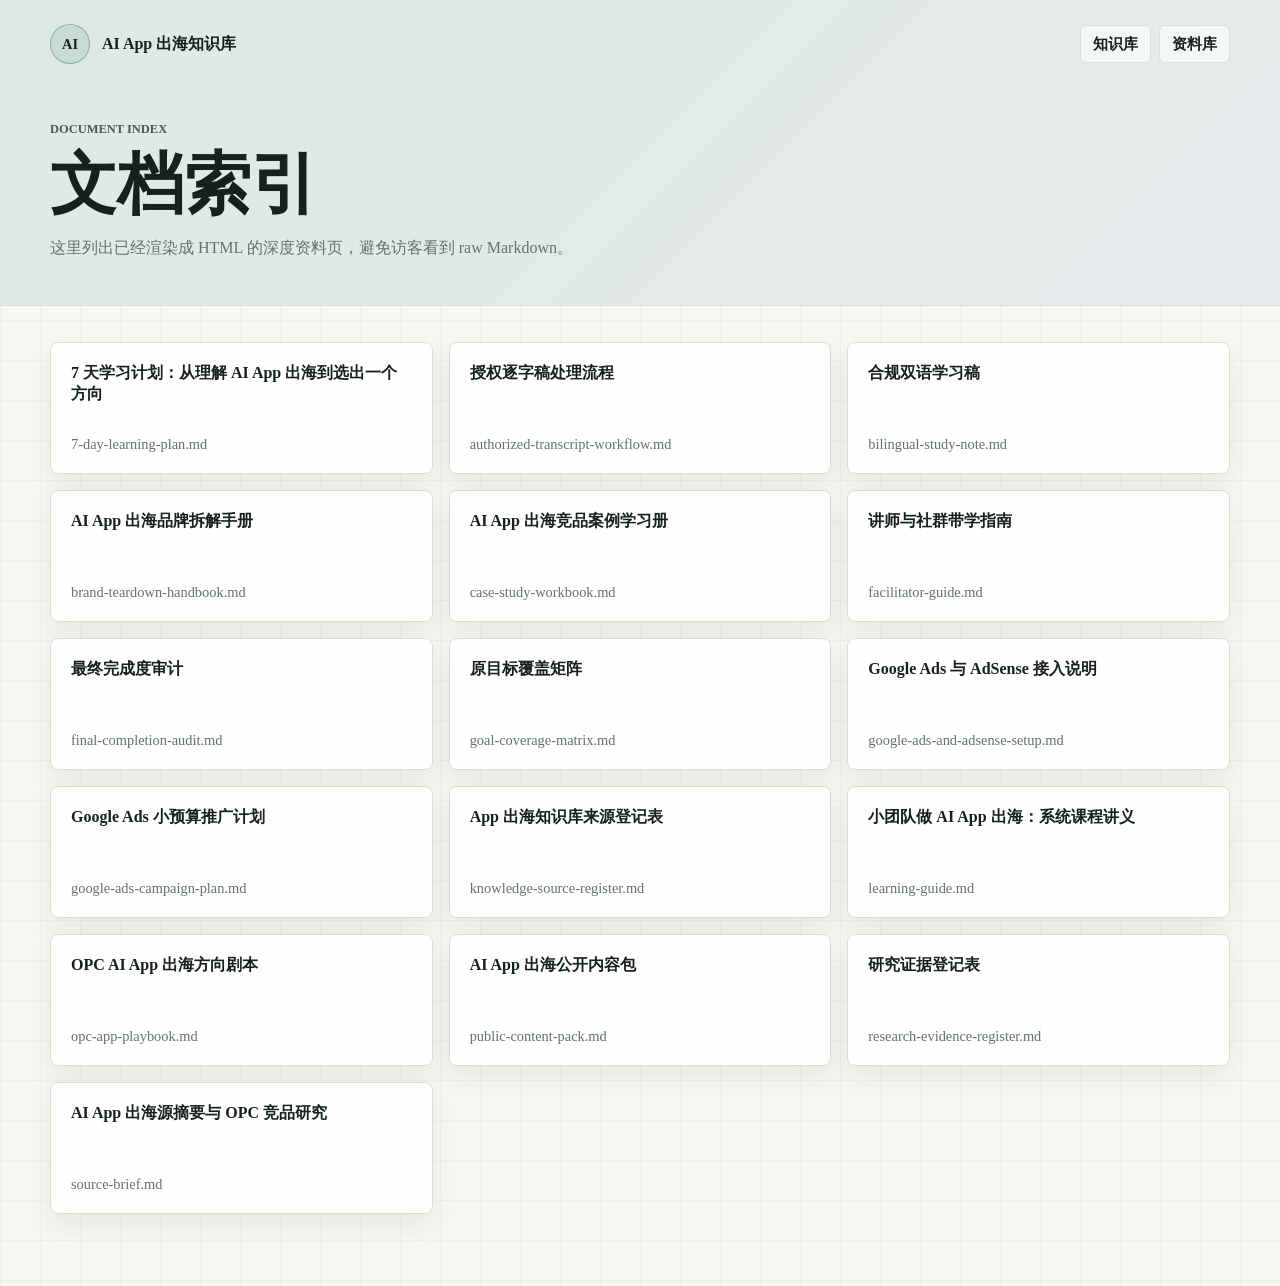
<file: docs/index.html>
<!doctype html>
<html lang="zh-CN">
<head>
  <meta charset="utf-8">
  <meta name="viewport" content="width=device-width, initial-scale=1">
  <title>文档索引 · AI App 出海知识库</title>
  <meta name="description" content="AI App 出海知识库所有已渲染文档入口。">
  <link rel="icon" href="data:,">
  <link rel="stylesheet" href="../site/styles.css">
</head>
<body class="doc-body">
  <header class="doc-header">
    <nav class="doc-nav" aria-label="文档导航">
      <a class="brand" href="../site/index.html"><span class="brand-mark">AI</span><span>AI App 出海知识库</span></a>
      <div class="doc-nav-links"><a href="../site/index.html#knowledge">知识库</a><a href="../site/index.html#downloads">资料库</a></div>
    </nav>
    <div class="doc-hero">
      <p class="eyebrow">Document Index</p>
      <h1>文档索引</h1>
      <p>这里列出已经渲染成 HTML 的深度资料页，避免访客看到 raw Markdown。</p>
    </div>
  </header>
  <main class="doc-index-grid">
    <a class="doc-index-card" href="7-day-learning-plan.html"><strong>7 天学习计划：从理解 AI App 出海到选出一个方向</strong><span>7-day-learning-plan.md</span></a><a class="doc-index-card" href="authorized-transcript-workflow.html"><strong>授权逐字稿处理流程</strong><span>authorized-transcript-workflow.md</span></a><a class="doc-index-card" href="bilingual-study-note.html"><strong>合规双语学习稿</strong><span>bilingual-study-note.md</span></a><a class="doc-index-card" href="brand-teardown-handbook.html"><strong>AI App 出海品牌拆解手册</strong><span>brand-teardown-handbook.md</span></a><a class="doc-index-card" href="case-study-workbook.html"><strong>AI App 出海竞品案例学习册</strong><span>case-study-workbook.md</span></a><a class="doc-index-card" href="facilitator-guide.html"><strong>讲师与社群带学指南</strong><span>facilitator-guide.md</span></a><a class="doc-index-card" href="final-completion-audit.html"><strong>最终完成度审计</strong><span>final-completion-audit.md</span></a><a class="doc-index-card" href="goal-coverage-matrix.html"><strong>原目标覆盖矩阵</strong><span>goal-coverage-matrix.md</span></a><a class="doc-index-card" href="google-ads-and-adsense-setup.html"><strong>Google Ads 与 AdSense 接入说明</strong><span>google-ads-and-adsense-setup.md</span></a><a class="doc-index-card" href="google-ads-campaign-plan.html"><strong>Google Ads 小预算推广计划</strong><span>google-ads-campaign-plan.md</span></a><a class="doc-index-card" href="knowledge-source-register.html"><strong>App 出海知识库来源登记表</strong><span>knowledge-source-register.md</span></a><a class="doc-index-card" href="learning-guide.html"><strong>小团队做 AI App 出海：系统课程讲义</strong><span>learning-guide.md</span></a><a class="doc-index-card" href="opc-app-playbook.html"><strong>OPC AI App 出海方向剧本</strong><span>opc-app-playbook.md</span></a><a class="doc-index-card" href="public-content-pack.html"><strong>AI App 出海公开内容包</strong><span>public-content-pack.md</span></a><a class="doc-index-card" href="research-evidence-register.html"><strong>研究证据登记表</strong><span>research-evidence-register.md</span></a><a class="doc-index-card" href="source-brief.html"><strong>AI App 出海源摘要与 OPC 竞品研究</strong><span>source-brief.md</span></a>
  </main>
</body>
</html>
</file>
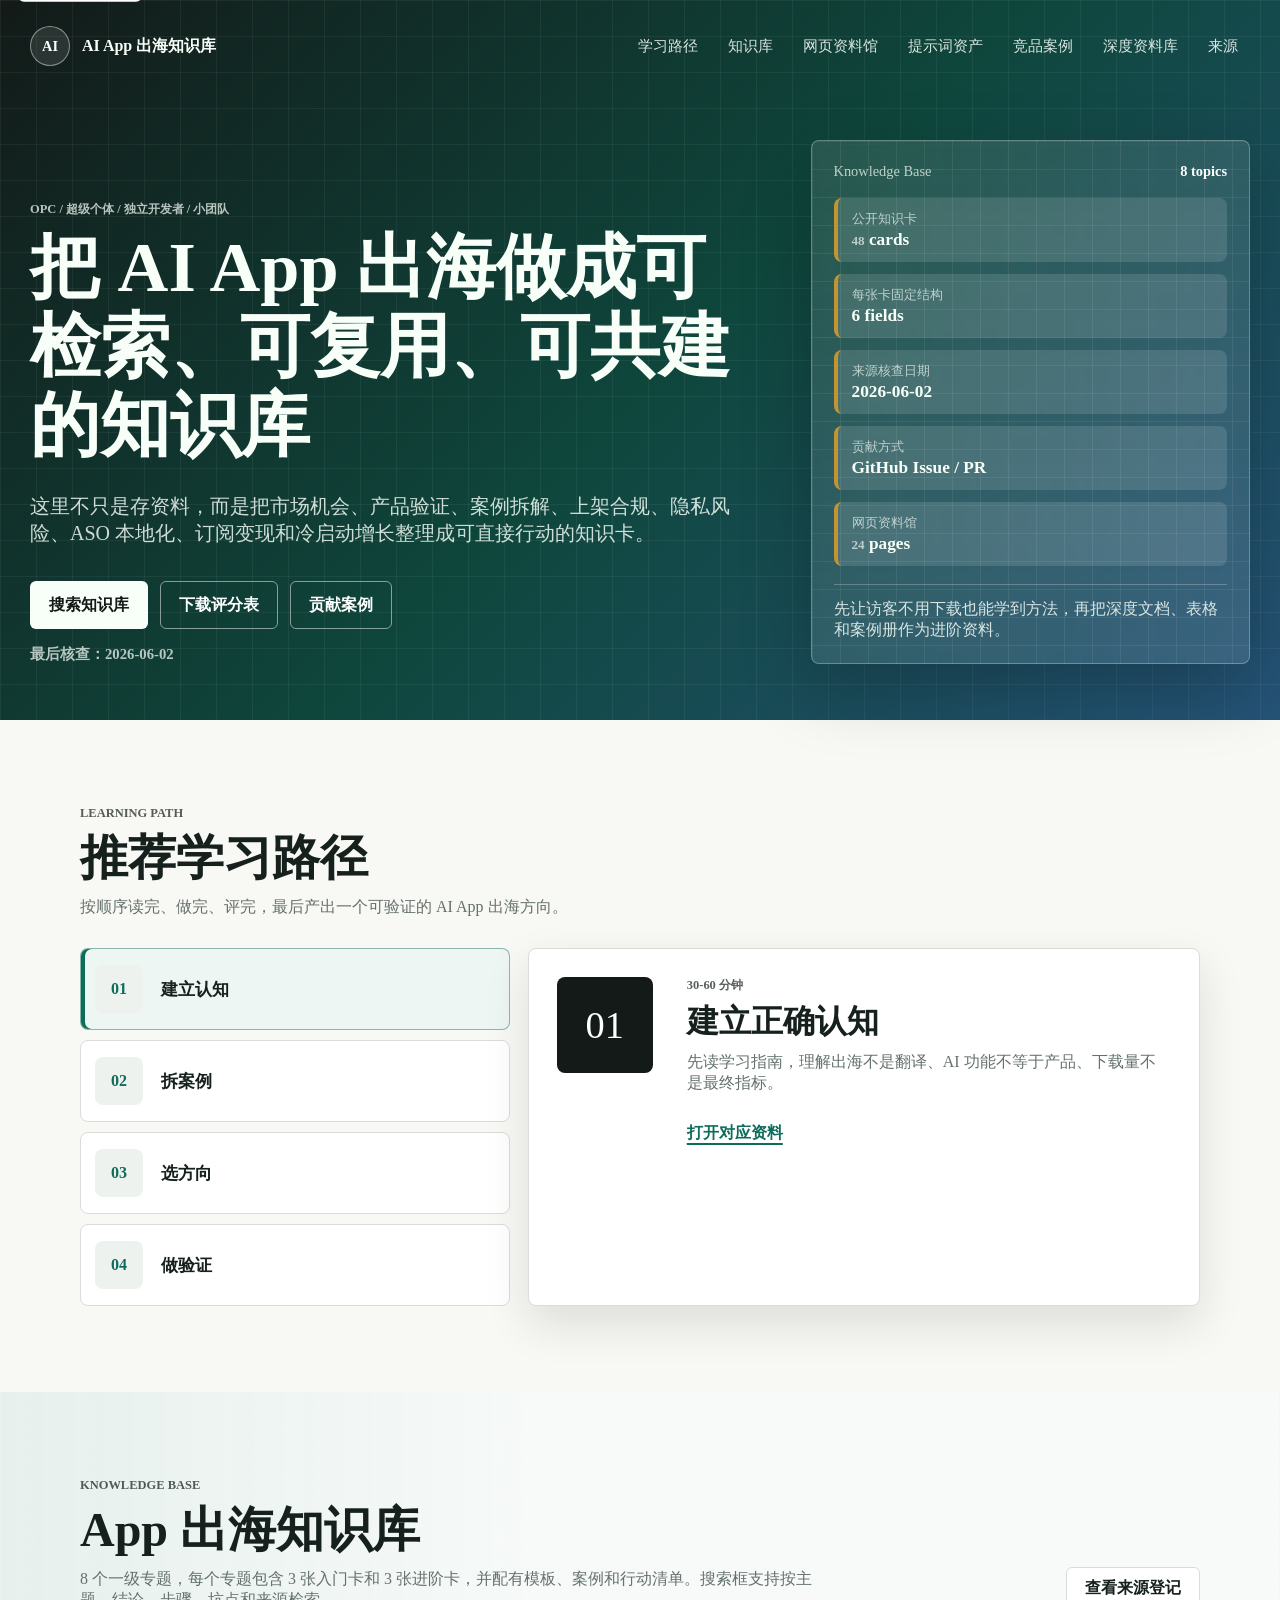
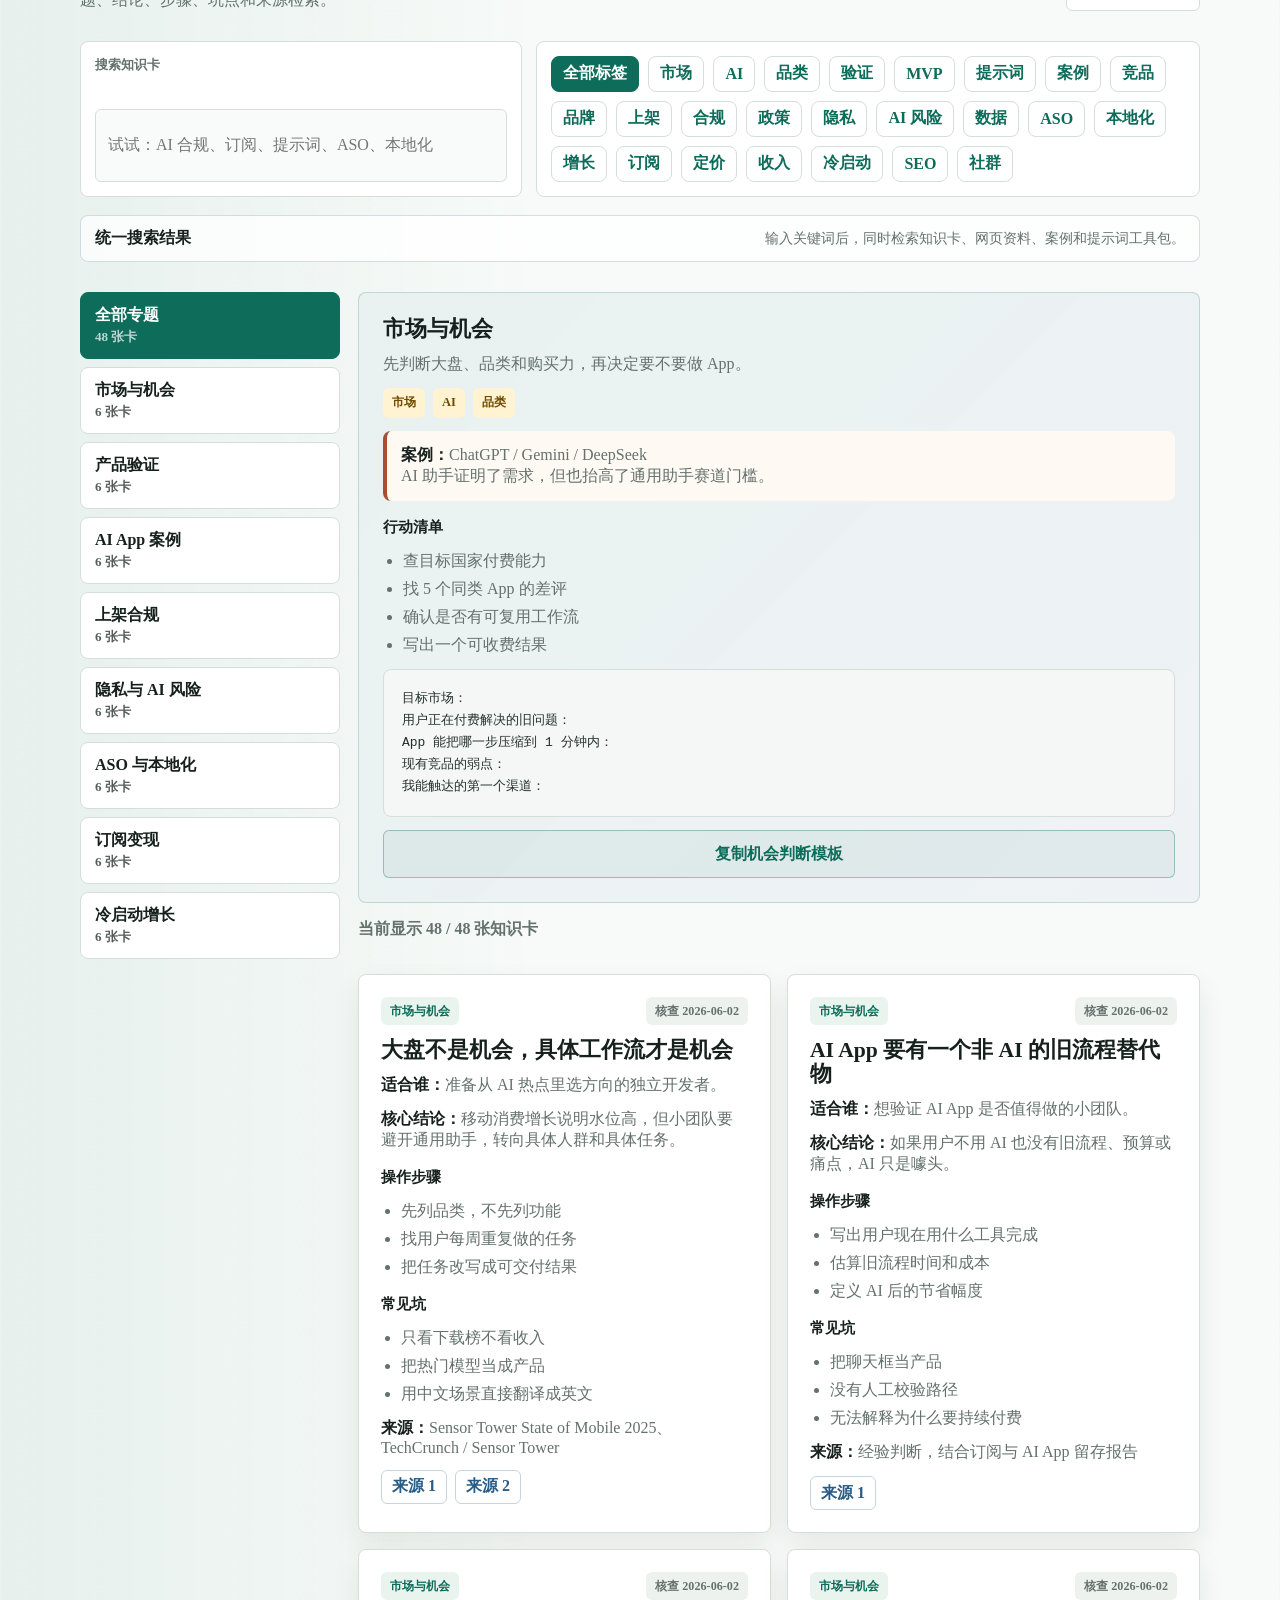
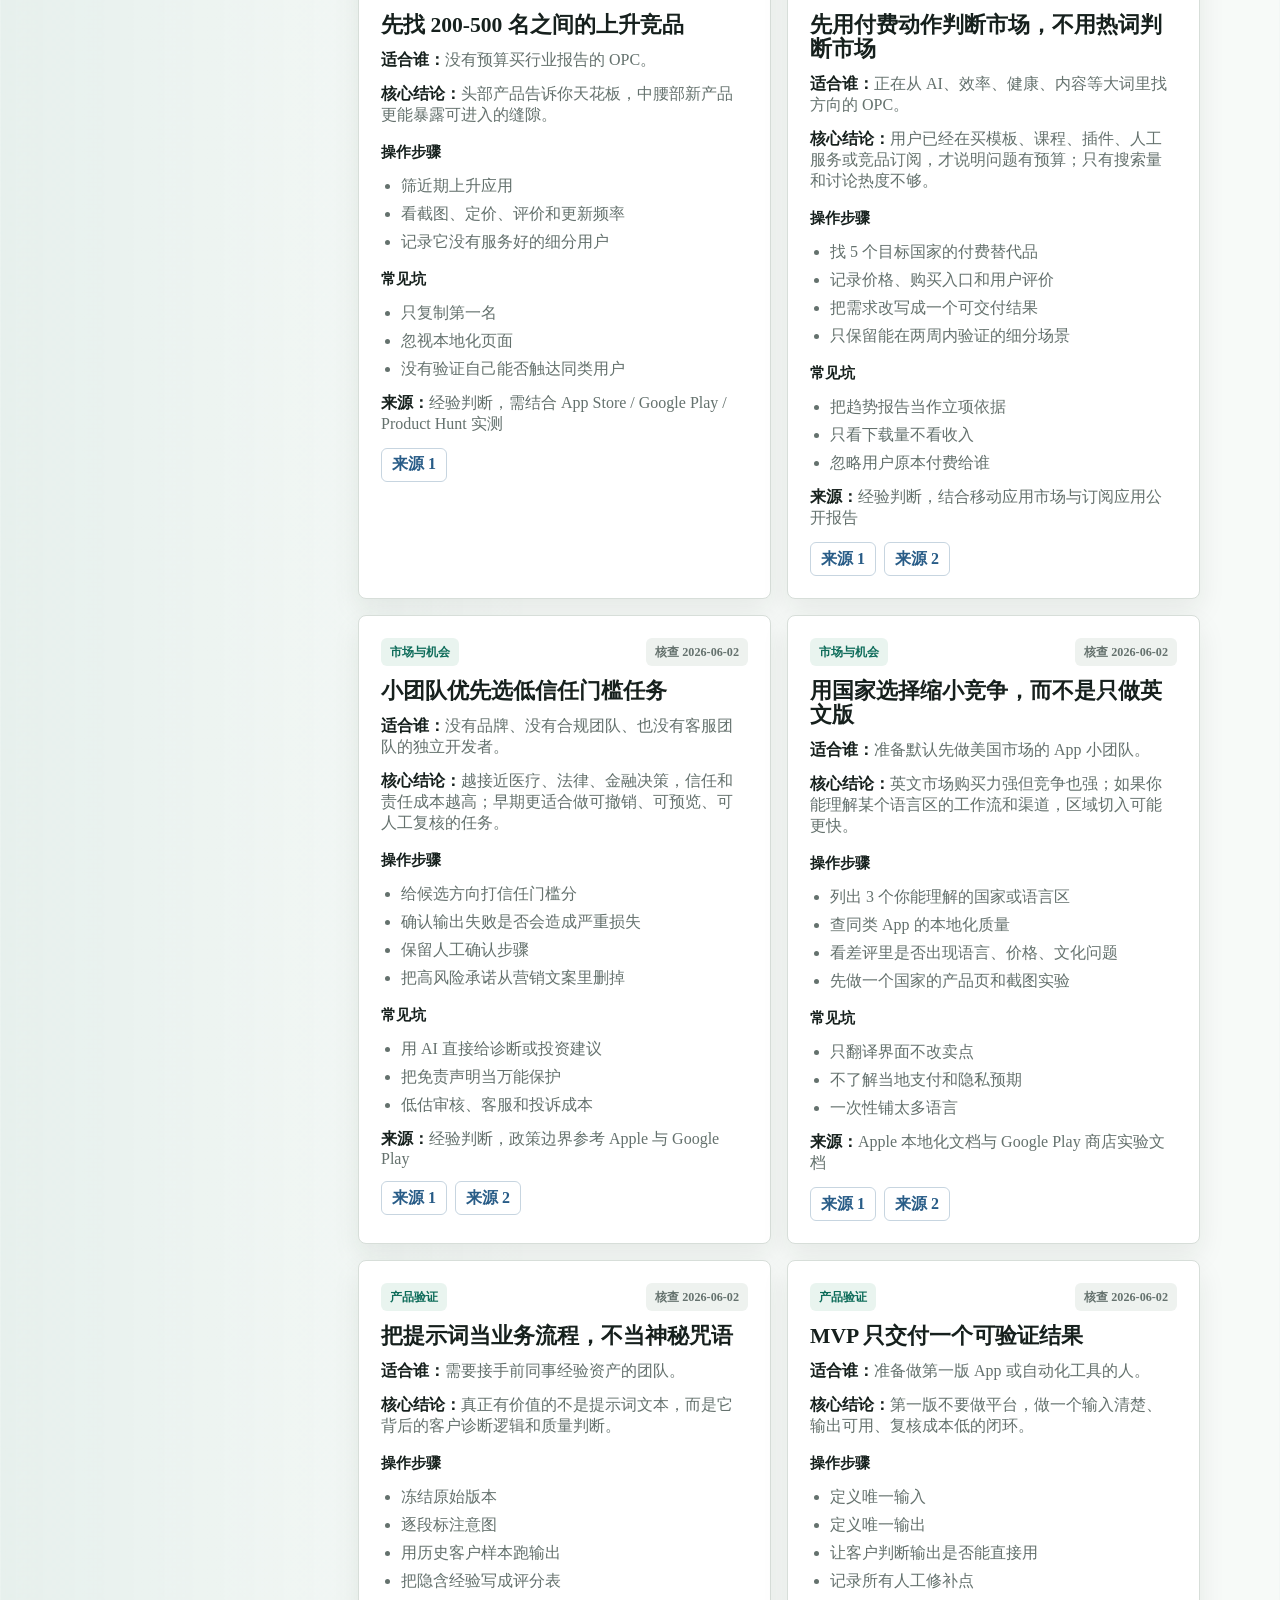
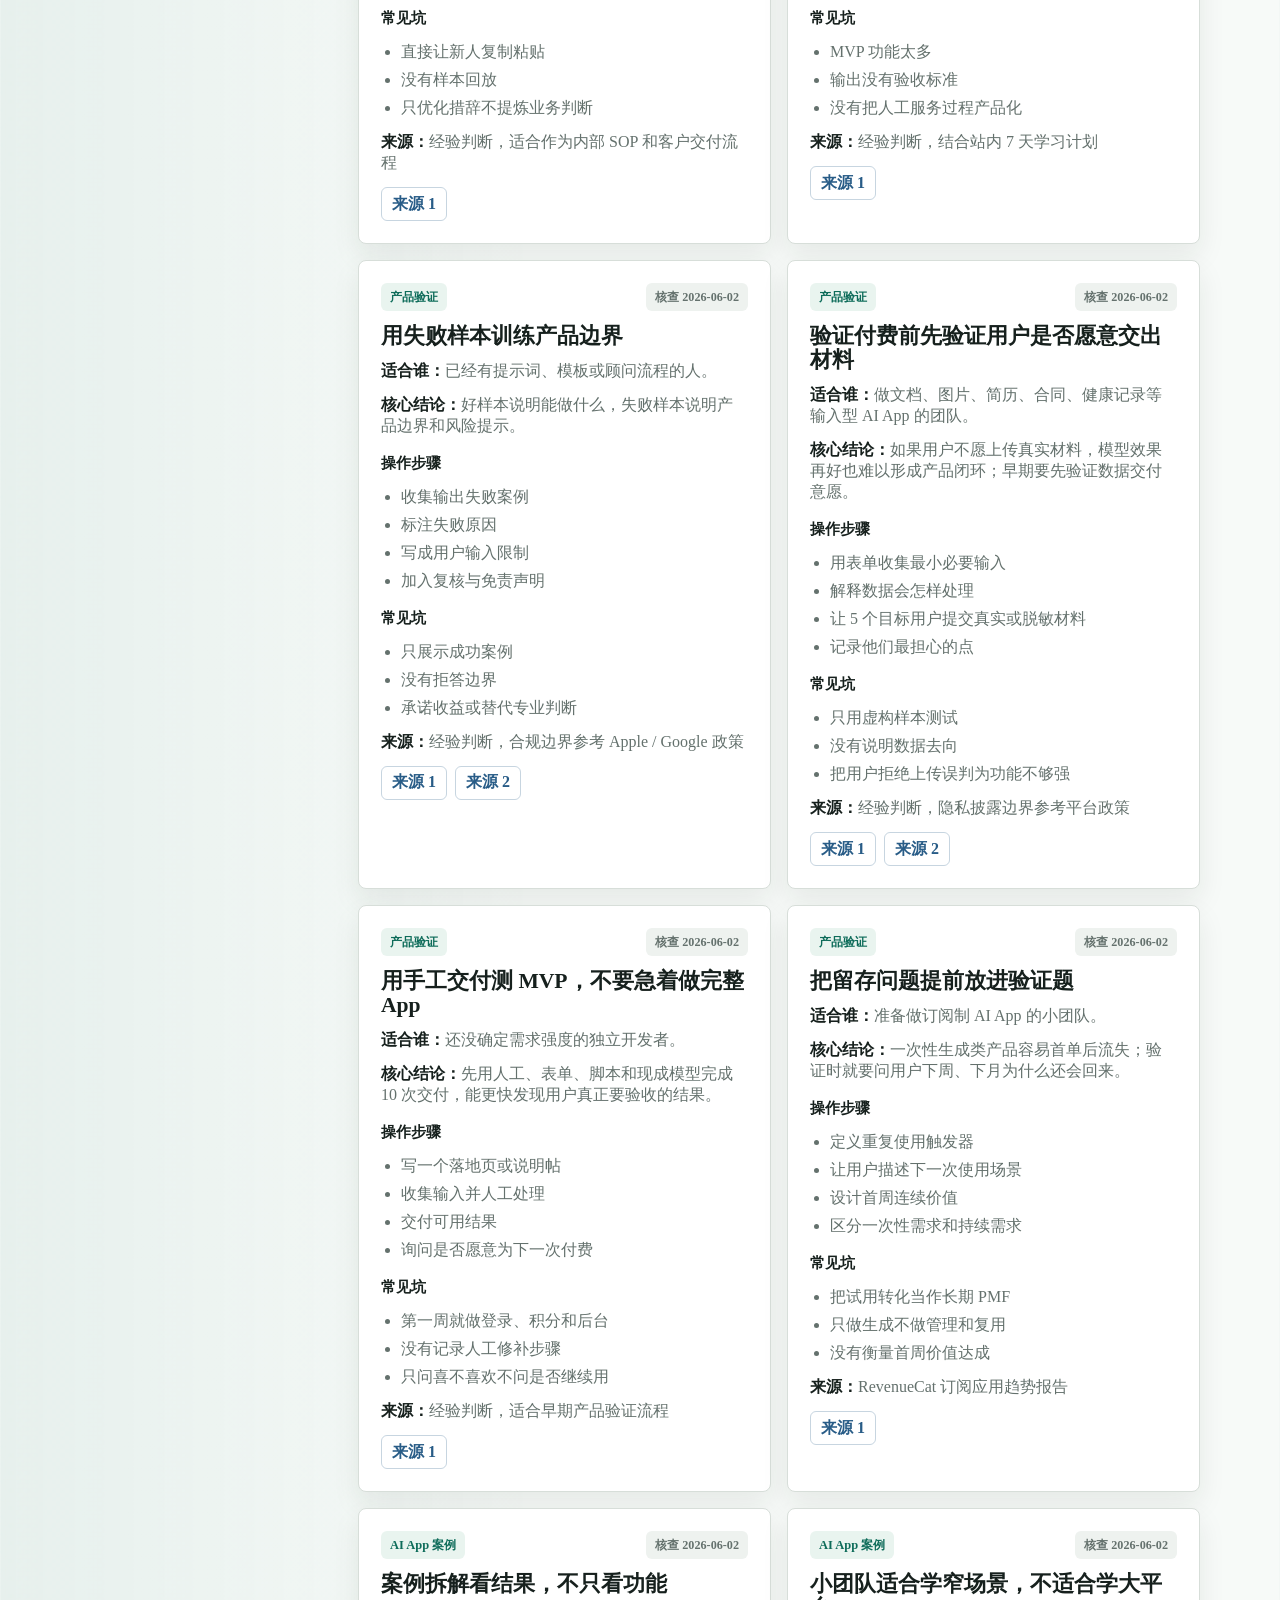
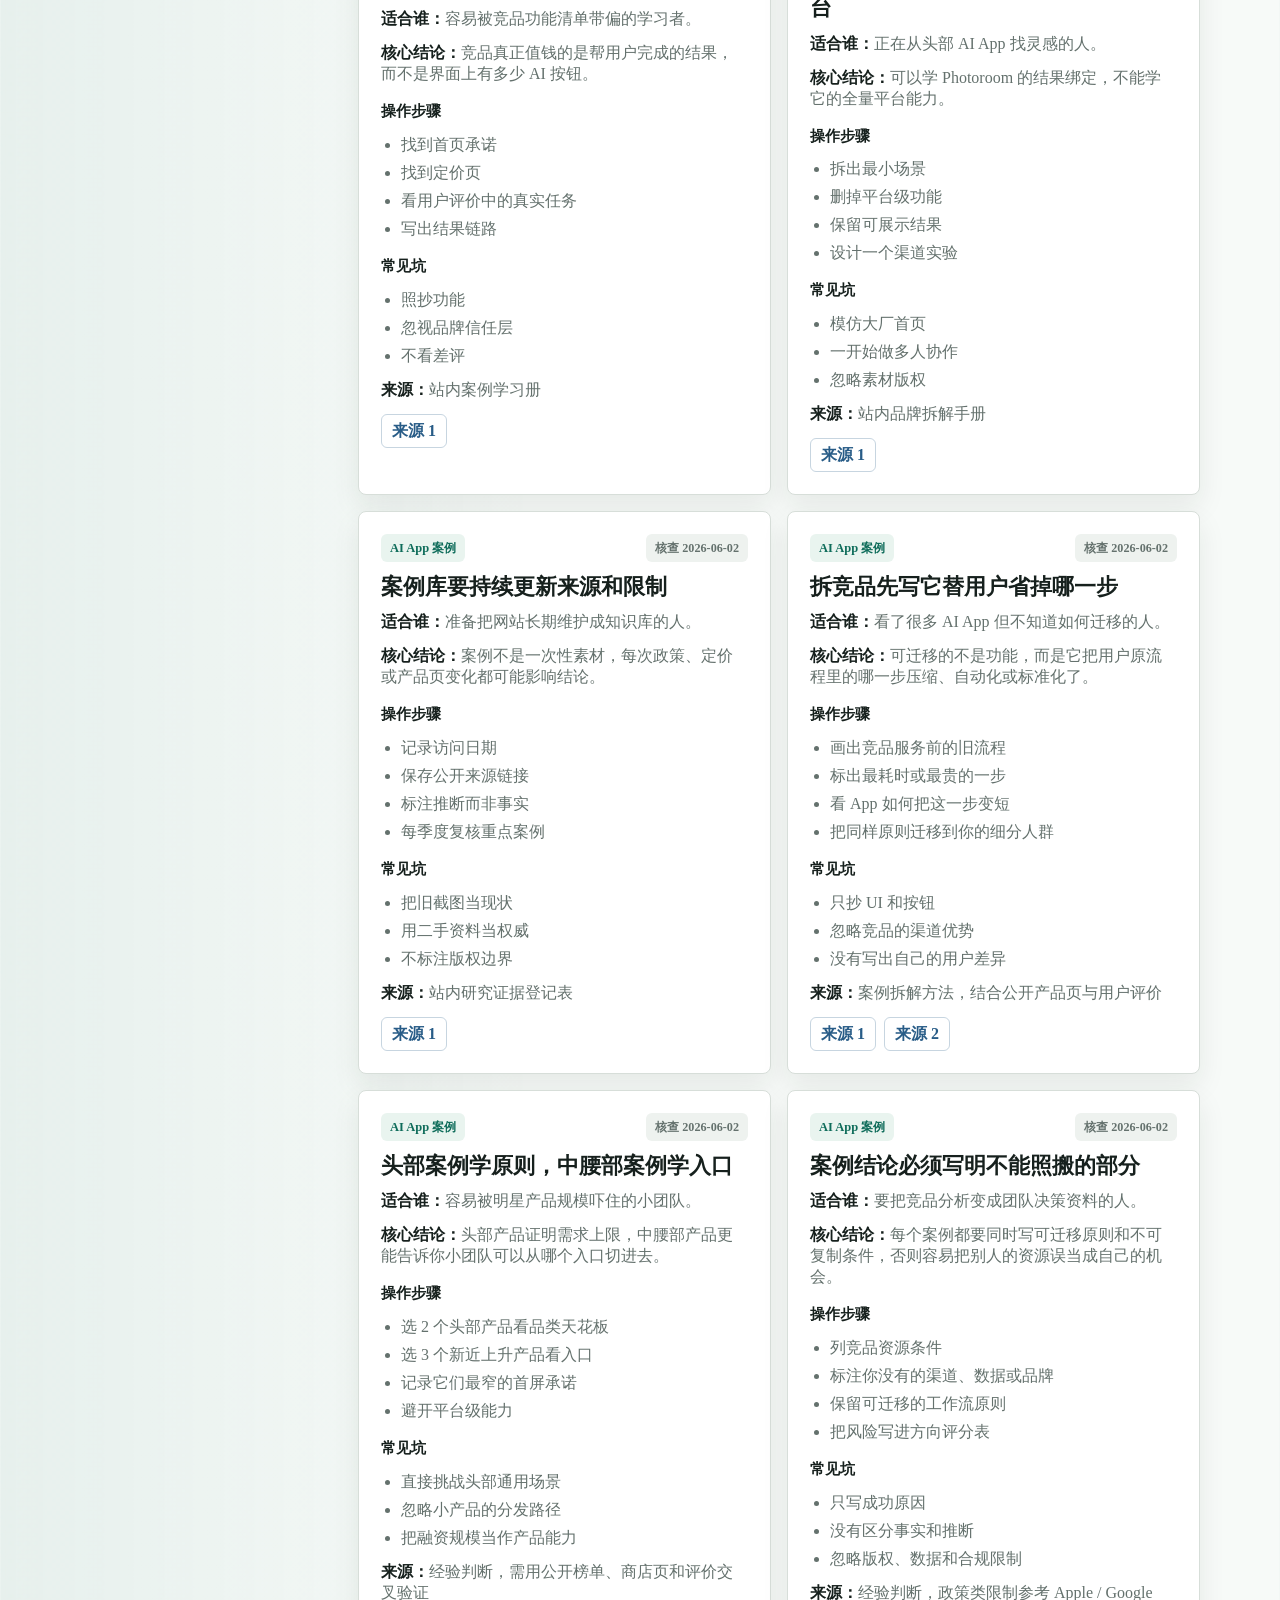
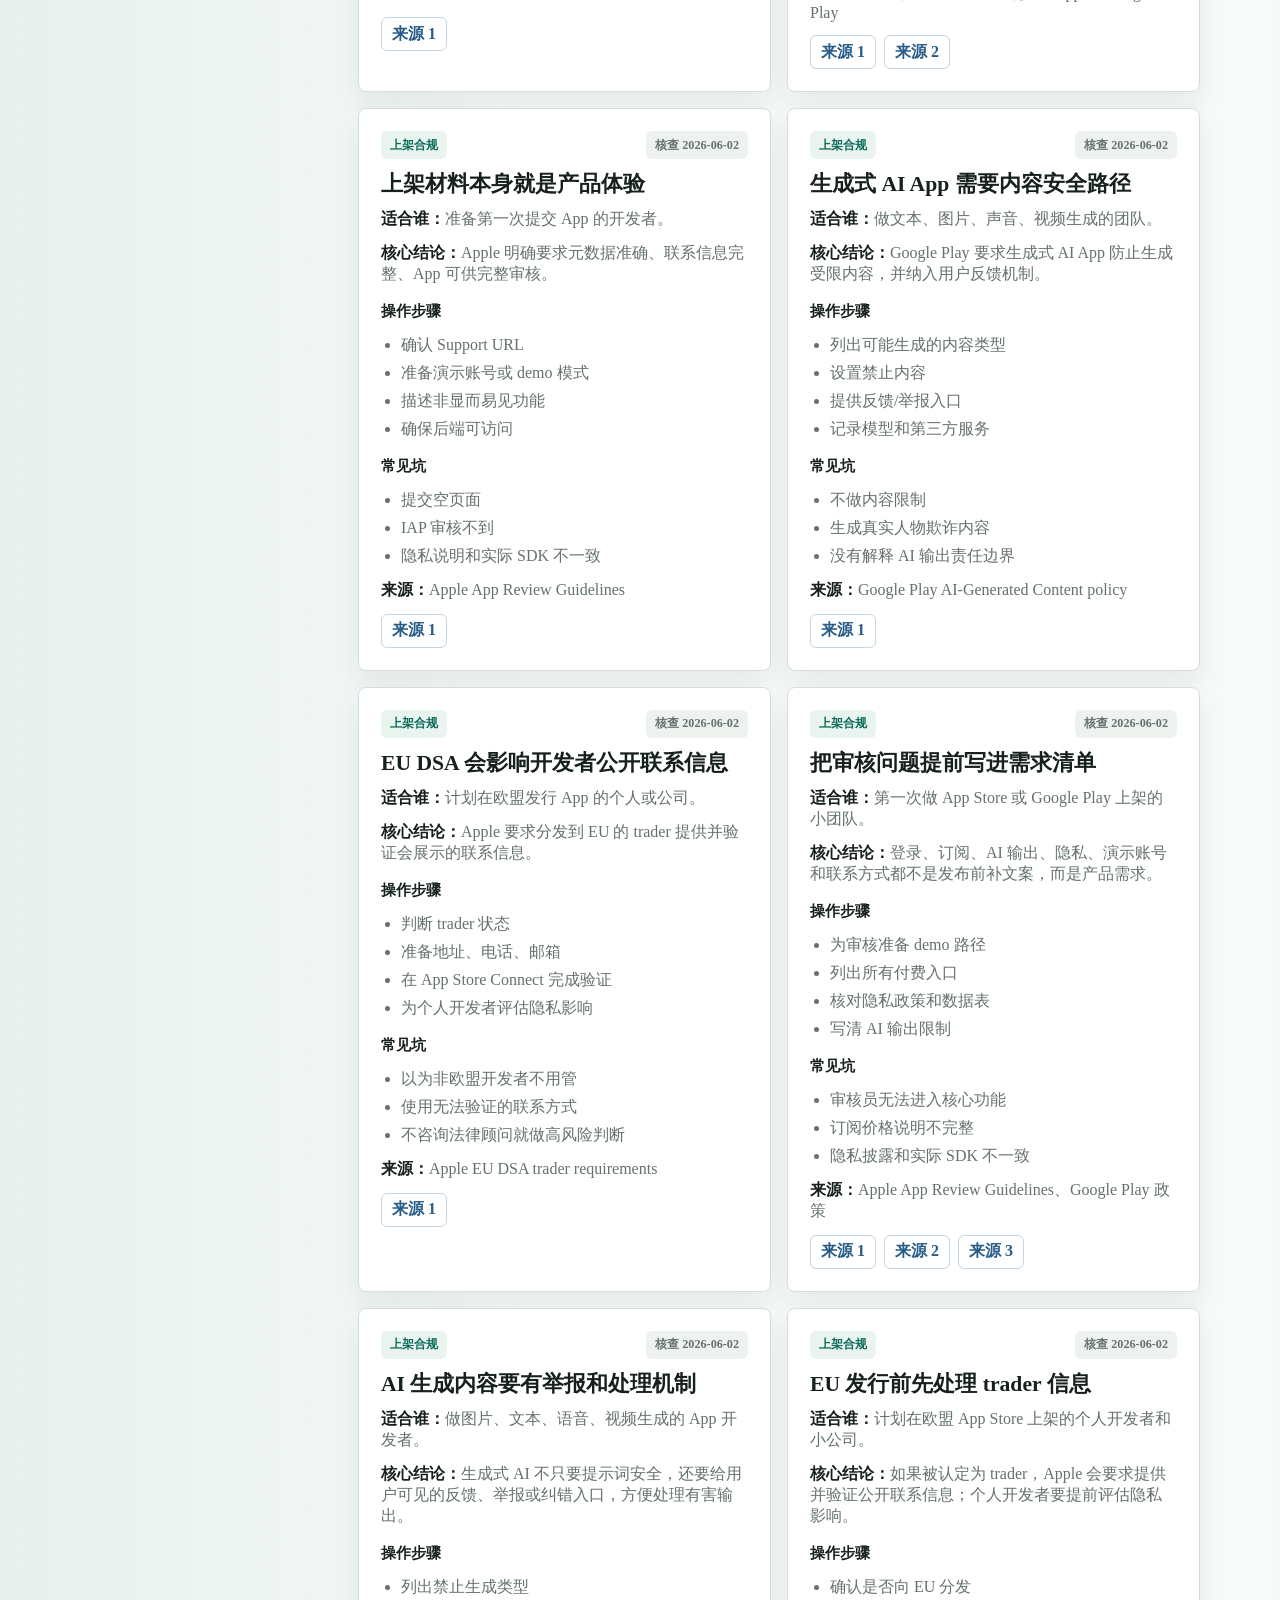
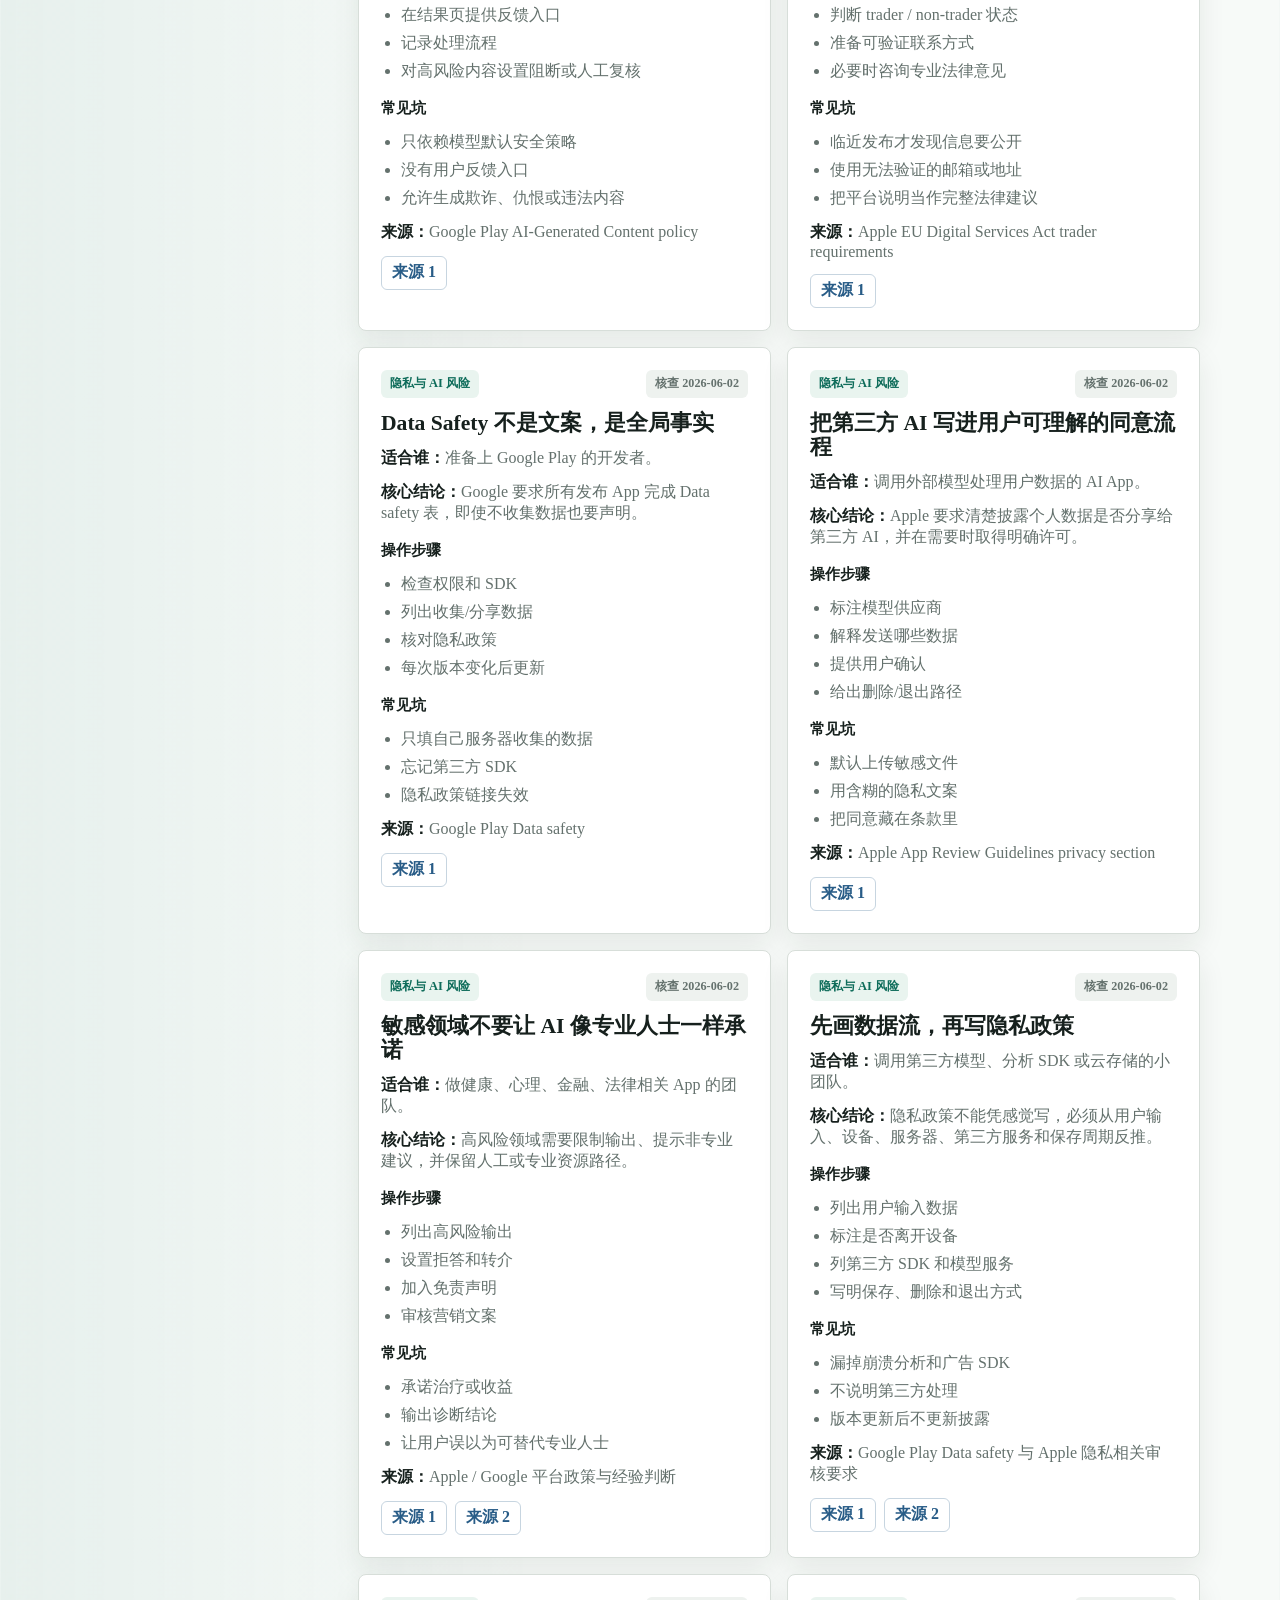
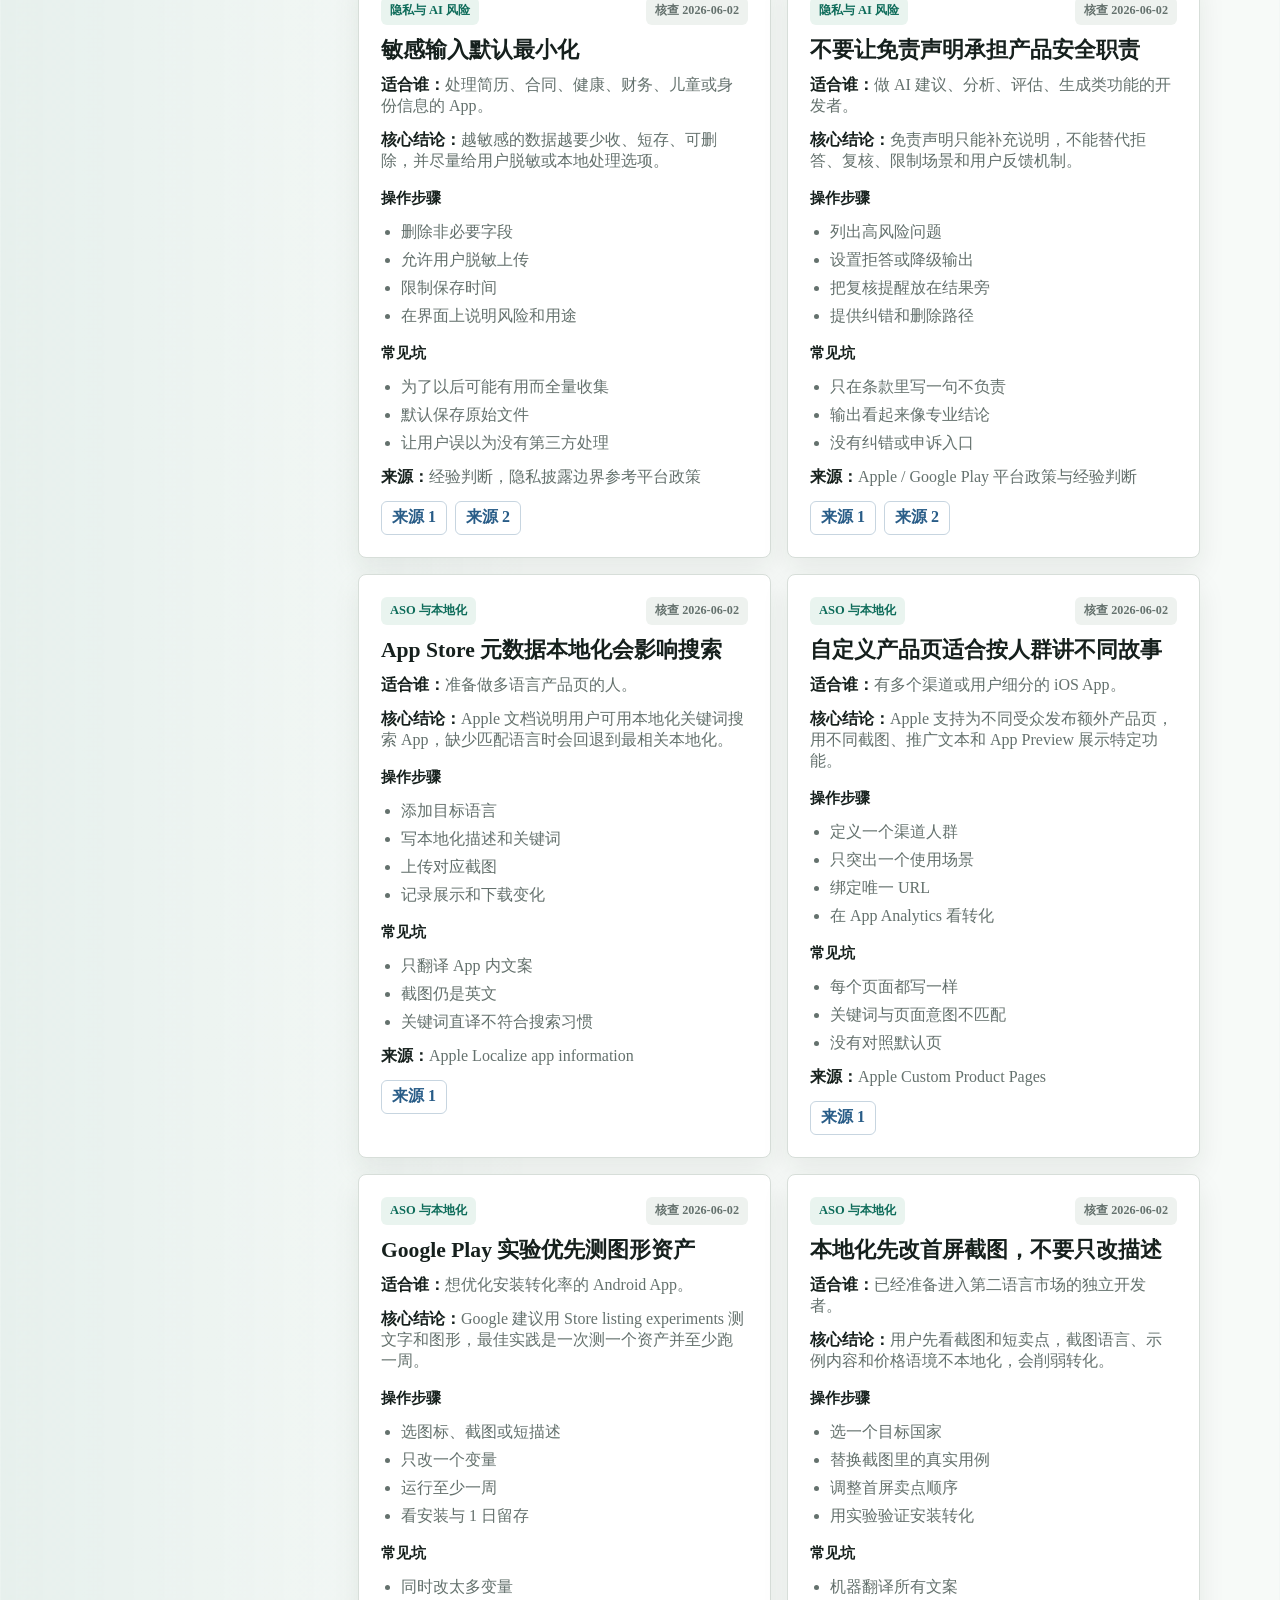
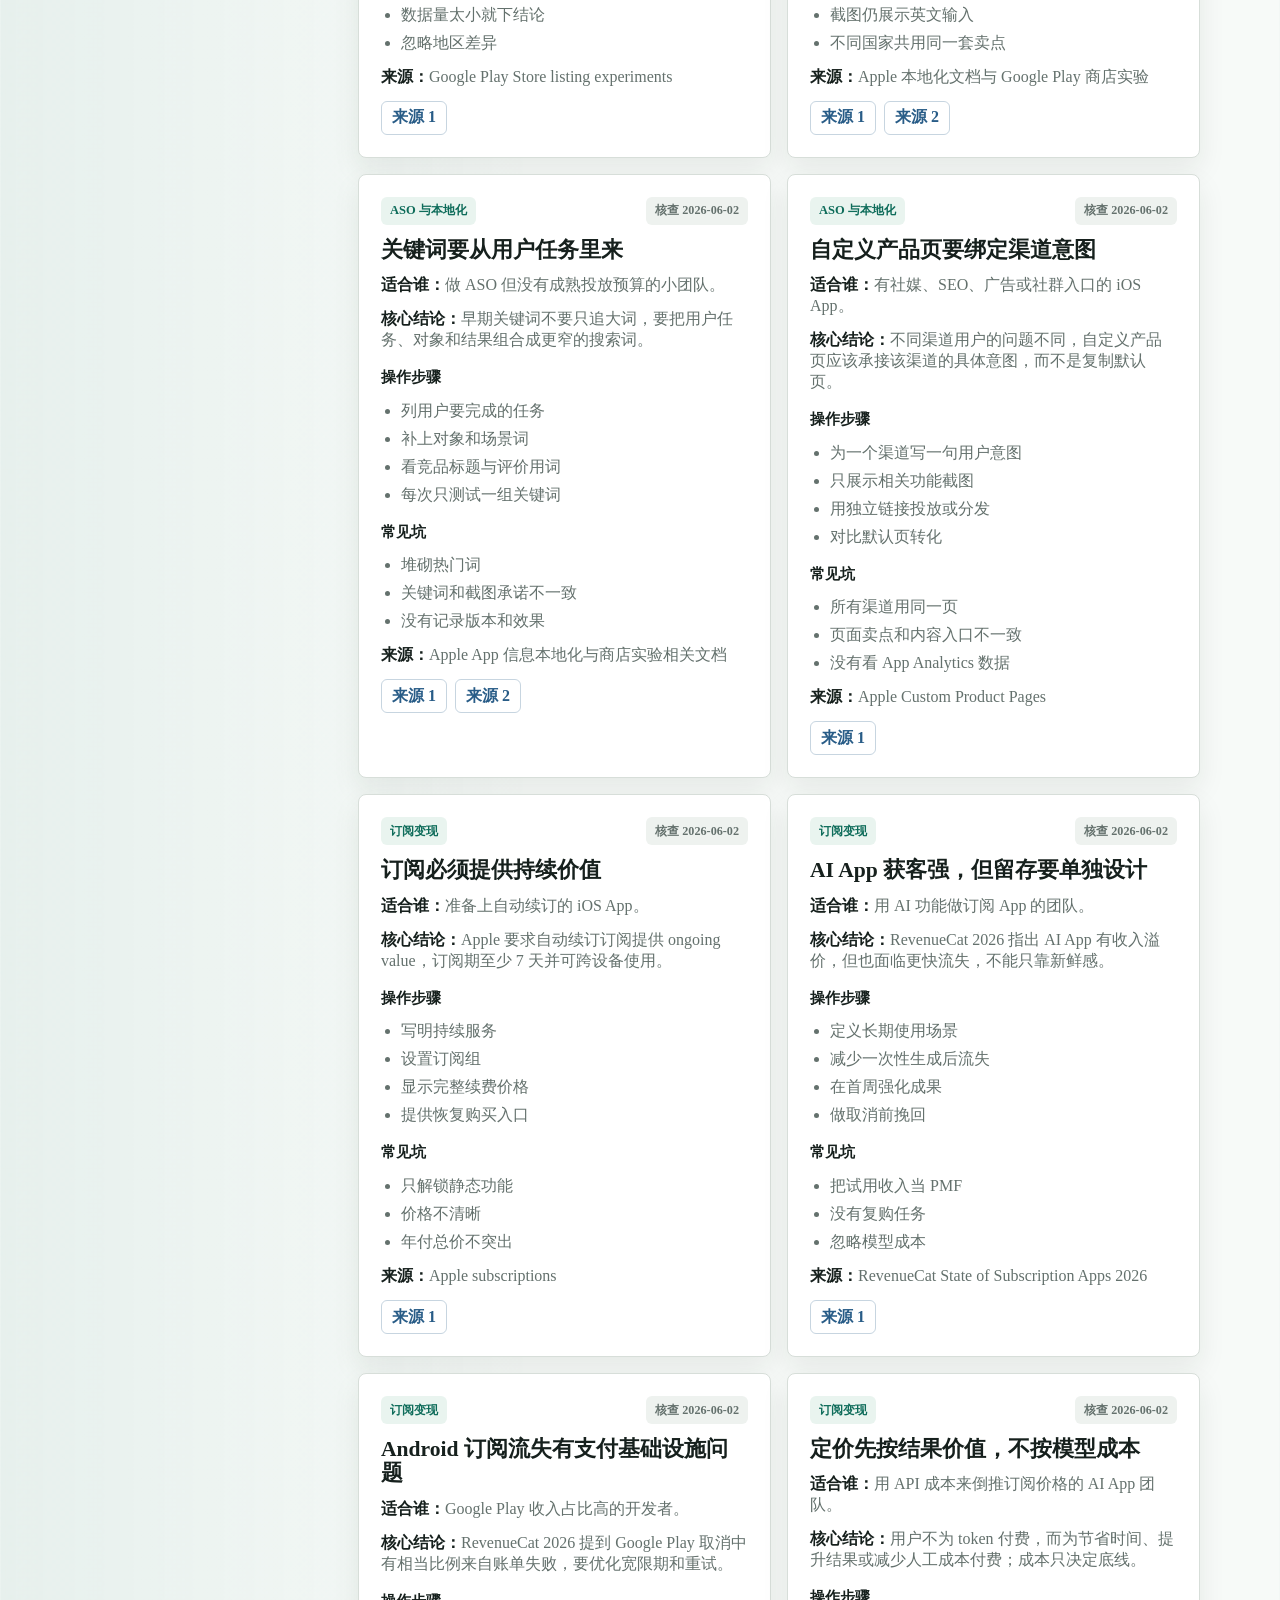
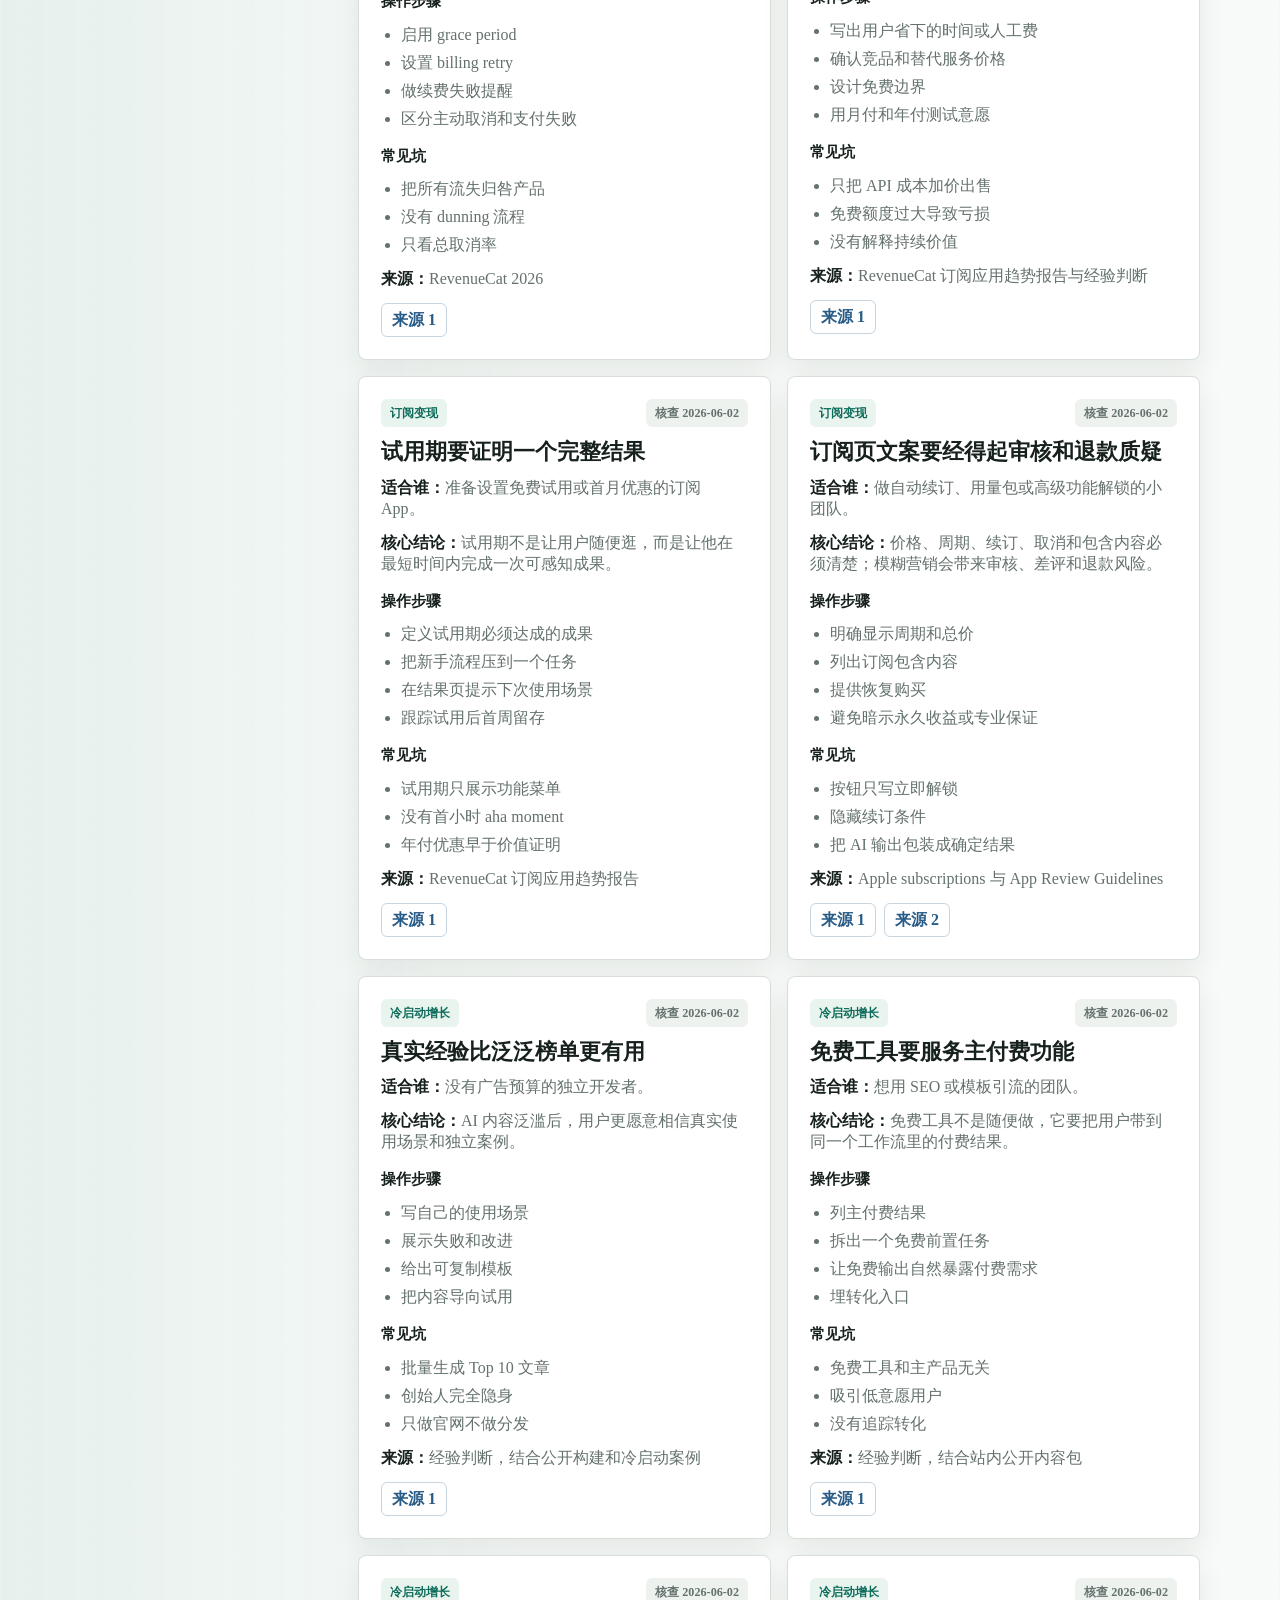
<file: site/index.html>
<!doctype html>
<html lang="zh-CN">
<head>
  <meta charset="utf-8">
  <meta name="viewport" content="width=device-width, initial-scale=1">
  <title>AI App 出海知识库</title>
  <meta name="description" content="给 OPC、超级个体、独立开发者和小团队使用的 AI App 出海知识库，覆盖市场机会、产品验证、上架合规、ASO、本地化、订阅变现和冷启动增长。">
  <link rel="canonical" href="http://gptimage2.store/">
  <link rel="icon" href="data:,">
  <meta property="og:type" content="website">
  <meta property="og:title" content="AI App 出海知识库">
  <meta property="og:description" content="面向 OPC、超级个体、独立开发者和小团队的 AI App 出海学习与实战站。">
  <meta property="og:url" content="http://gptimage2.store/">
  <meta name="twitter:card" content="summary">
  <meta name="twitter:title" content="AI App 出海知识库">
  <meta name="twitter:description" content="少堆链接，多做判断；少讲概念，多给可执行模板。">
  <link rel="stylesheet" href="styles.css">
  <script type="application/ld+json">
  {
    "@context": "https://schema.org",
    "@type": "LearningResource",
    "name": "AI App 出海知识库",
    "description": "面向 OPC、超级个体、独立开发者和小团队的 AI App 出海学习与实战站。",
    "url": "http://gptimage2.store/",
    "inLanguage": "zh-CN",
    "learningResourceType": "Knowledge base",
    "audience": {
      "@type": "Audience",
      "audienceType": "OPC、独立开发者、小团队"
    }
  }
  </script>
</head>
<body>
  <a class="skip-link" href="#main">跳到主要内容</a>

  <header class="hero" id="top">
    <nav class="nav" aria-label="主导航">
      <a class="brand" href="#top" aria-label="AI App 出海知识库首页">
        <span class="brand-mark">AI</span>
        <span>AI App 出海知识库</span>
      </a>
      <div class="nav-links">
        <a href="#path">学习路径</a>
        <a href="#knowledge">知识库</a>
        <a href="#web-library">网页资料馆</a>
        <a href="#prompt-system">提示词资产</a>
        <a href="#cases">竞品案例</a>
        <a href="#downloads">深度资料库</a>
        <a href="#sources">来源</a>
      </div>
    </nav>

    <section class="hero-content" aria-labelledby="hero-title">
      <div class="hero-copy">
        <p class="eyebrow">OPC / 超级个体 / 独立开发者 / 小团队</p>
        <h1 id="hero-title">把 AI App 出海做成可检索、可复用、可共建的知识库</h1>
        <p class="lede">这里不只是存资料，而是把市场机会、产品验证、案例拆解、上架合规、隐私风险、ASO 本地化、订阅变现和冷启动增长整理成可直接行动的知识卡。</p>
        <div class="hero-actions" aria-label="快速入口">
          <a class="button primary" href="#knowledge" data-conversion="startLearning">搜索知识库</a>
          <a class="button secondary" href="../data/opportunity-scorecard.csv" data-conversion="downloadScorecard">下载评分表</a>
          <a class="button secondary" href="https://github.com/siuserxiaowei/ai-app-export-learning-hub/issues" target="_blank" rel="noreferrer" data-conversion="openGithub">贡献案例</a>
        </div>
        <p class="hero-note" id="heroVerified">最后核查：2026-06-02</p>
      </div>

      <aside class="signal-board" aria-label="AI App 出海判断地图">
        <div class="signal-topline">
          <span>Knowledge Base</span>
          <strong><span id="statTopics">8</span> topics</strong>
        </div>
        <div class="signal-lanes">
          <div>
            <span>公开知识卡</span>
            <strong><span id="statCards">48</span> cards</strong>
          </div>
          <div>
            <span>每张卡固定结构</span>
            <strong>6 fields</strong>
          </div>
          <div>
            <span>来源核查日期</span>
            <strong id="statVerified">2026-06-02</strong>
          </div>
          <div>
            <span>贡献方式</span>
            <strong>GitHub Issue / PR</strong>
          </div>
          <div>
            <span>网页资料馆</span>
            <strong><span id="statWebPages">24</span> pages</strong>
          </div>
        </div>
        <p>先让访客不用下载也能学到方法，再把深度文档、表格和案例册作为进阶资料。</p>
      </aside>
    </section>
  </header>

  <main id="main">
    <section class="section path-section" id="path">
      <div class="section-head">
        <p class="eyebrow">Learning Path</p>
        <h2>推荐学习路径</h2>
        <p>按顺序读完、做完、评完，最后产出一个可验证的 AI App 出海方向。</p>
      </div>

      <div class="path-layout">
        <div class="path-steps" aria-label="学习路径步骤">
          <button class="path-step is-active" type="button" data-step="0" aria-pressed="true">
            <span>01</span>
            <strong>建立认知</strong>
          </button>
          <button class="path-step" type="button" data-step="1" aria-pressed="false">
            <span>02</span>
            <strong>拆案例</strong>
          </button>
          <button class="path-step" type="button" data-step="2" aria-pressed="false">
            <span>03</span>
            <strong>选方向</strong>
          </button>
          <button class="path-step" type="button" data-step="3" aria-pressed="false">
            <span>04</span>
            <strong>做验证</strong>
          </button>
        </div>

        <article class="path-detail" aria-live="polite">
          <div class="detail-number" id="pathNumber">01</div>
          <div>
            <p class="eyebrow" id="pathMeta">30-60 分钟</p>
            <h3 id="pathTitle">建立正确认知</h3>
            <p id="pathBody">先读学习指南，理解出海不是翻译、AI 功能不等于产品、下载量不是最终指标。</p>
            <a class="text-link" id="pathLink" href="../docs/learning-guide.html">打开对应资料</a>
          </div>
        </article>
      </div>
    </section>

    <section class="section knowledge-section" id="knowledge">
      <div class="section-head row">
        <div>
          <p class="eyebrow">Knowledge Base</p>
          <h2>App 出海知识库</h2>
          <p>8 个一级专题，每个专题包含 3 张入门卡和 3 张进阶卡，并配有模板、案例和行动清单。搜索框支持按主题、结论、步骤、坑点和来源检索。</p>
        </div>
        <a class="button compact" href="../docs/research-evidence-register.html">查看来源登记</a>
      </div>

      <div class="knowledge-controls" aria-label="知识库搜索和筛选">
        <label class="search-box">
          <span>搜索知识卡</span>
          <input id="knowledgeSearch" type="search" placeholder="试试：AI 合规、订阅、提示词、ASO、本地化" autocomplete="off">
        </label>
        <div class="tag-filters" id="tagFilters" aria-label="标签筛选"></div>
      </div>

      <div class="global-search" aria-label="统一搜索结果">
        <div class="global-search-head">
          <strong>统一搜索结果</strong>
          <span id="globalSearchCount">输入关键词后，同时检索知识卡、网页资料、案例和提示词工具包。</span>
        </div>
        <div class="global-search-grid" id="globalSearchResults"></div>
      </div>

      <div class="knowledge-layout">
        <aside class="topic-rail" id="topicRail" aria-label="一级专题"></aside>
        <div class="knowledge-main">
          <div class="topic-detail" id="topicDetail" aria-live="polite"></div>
          <p class="case-count" id="knowledgeCount" aria-live="polite">当前显示 48 / 48 张知识卡</p>
          <div class="knowledge-grid" id="knowledgeGrid"></div>
        </div>
      </div>
    </section>

    <section class="section web-library" id="web-library">
      <div class="section-head row">
        <div>
          <p class="eyebrow">Web Reading Room</p>
          <h2>把外部网页整理成能用的判断</h2>
          <p>这里不堆链接，也不搬运原文。每个网页只保留四件事：为什么读、我怎么看、怎么用、别误读。适合你快速带客户、带团队或自己做方向判断。</p>
        </div>
        <a class="button compact" href="../docs/knowledge-source-register.html">查看完整来源台账</a>
      </div>

      <div class="source-filters" aria-label="网页资料筛选">
        <button class="source-filter is-active" type="button" data-source-category="all" aria-pressed="true">全部网页</button>
        <button class="source-filter" type="button" data-source-category="market" aria-pressed="false">市场趋势</button>
        <button class="source-filter" type="button" data-source-category="platform" aria-pressed="false">上架合规</button>
        <button class="source-filter" type="button" data-source-category="growth" aria-pressed="false">ASO 增长</button>
        <button class="source-filter" type="button" data-source-category="monetization" aria-pressed="false">订阅变现</button>
        <button class="source-filter" type="button" data-source-category="cases" aria-pressed="false">公开案例</button>
      </div>

      <p class="case-count" id="webLibraryCount" aria-live="polite">当前显示 24 / 24 个网页整理</p>
      <div class="web-grid" id="webLibraryGrid"></div>
    </section>

    <section class="section prompt-system" id="prompt-system">
      <div class="section-head">
        <p class="eyebrow">Prompt Operations</p>
        <h2>把前同事留下的提示词变成团队能接手的业务系统</h2>
        <p>如果关键业务只掌握在一个人手里，最可持续的做法不是继续寻找“完美提示词”，而是把提示词拆成可培训、可复核、可迭代的客户交付流程。</p>
      </div>

      <div class="prompt-layout">
        <article>
          <span class="kicker">01</span>
          <h3>先保护原件</h3>
          <p>把原提示词、历史输出、客户输入样本、交付反馈单独归档，标注版本和适用场景。不要急着改写，先确保团队有一份不可变的基准。</p>
        </article>
        <article>
          <span class="kicker">02</span>
          <h3>拆出隐性判断</h3>
          <p>逐段标注它在判断什么：客户是谁、产品目标是什么、风险在哪里、好输出的标准是什么。真正要传承的是这些判断，不只是文字。</p>
        </article>
        <article>
          <span class="kicker">03</span>
          <h3>做成 SOP 和质检表</h3>
          <p>用 10 个真实客户样本做回放，形成输入表单、提示词版本、输出评分表、人工复核步骤和失败处理规则，新人才能稳定接手。</p>
        </article>
      </div>

      <div class="toolkit-panel">
        <div class="section-head row compact-head">
          <div>
            <p class="eyebrow">Operational Templates</p>
            <h3>提示词资产工具包</h3>
            <p>把提示词从个人经验变成团队流程：先填输入表，再登记原件，用质检表复核输出，最后用失败样本回放修正边界。</p>
          </div>
          <p class="case-count" id="toolkitCount" aria-live="polite">当前显示 4 个工具模板</p>
        </div>
        <div class="toolkit-grid" id="toolkitGrid"></div>
      </div>
    </section>

    <section class="section conclusions" id="conclusions">
      <div class="section-head">
        <p class="eyebrow">Core Conclusions</p>
        <h2>三条核心结论</h2>
      </div>
      <div class="conclusion-grid">
        <article>
          <span class="kicker">01</span>
          <h3>出海不是翻译</h3>
          <p>它是重新理解海外用户的工作流、信任、支付、隐私和合规边界。</p>
        </article>
        <article>
          <span class="kicker">02</span>
          <h3>用户不为 AI 付费</h3>
          <p>用户为更快、更省钱、更可靠的结果付费。AI 只是压缩旧流程的手段。</p>
        </article>
        <article>
          <span class="kicker">03</span>
          <h3>不要做更小的通用工具</h3>
          <p>小团队更适合做某类人、某个任务、某个交付结果的专业工作流。</p>
        </article>
      </div>
    </section>

    <section class="section" id="directions">
      <div class="section-head">
        <p class="eyebrow">Best Starting Points</p>
        <h2>三大推荐方向</h2>
        <p>优先选择有明确 ROI、可展示结果、低成本分发可能性的方向。</p>
      </div>
      <div class="direction-grid">
        <article class="direction-card">
          <div class="score">88</div>
          <p class="eyebrow">跨境卖家素材自动化</p>
          <h3>Etsy / TikTok Shop Listing Video Kit</h3>
          <p>把商品照片变成英文 UGC 广告脚本、listing 标题、短视频结构和导出素材。</p>
          <dl>
            <div><dt>首个渠道</dt><dd>TikTok/Reels 对比演示、卖家社区、SEO 模板</dd></div>
            <div><dt>不要做</dt><dd>泛视频编辑器</dd></div>
          </dl>
        </article>
        <article class="direction-card">
          <div class="score">84</div>
          <p class="eyebrow">英文面试练习与反馈</p>
          <h3>InterviewLoop</h3>
          <p>服务非英语母语求职者，完成角色化模拟面试、答案评分、表达改写和复习计划。</p>
          <dl>
            <div><dt>首个渠道</dt><dd>面试题 SEO、YouTube Shorts、Reddit career 社区</dd></div>
            <div><dt>不要做</dt><dd>泛英语陪练</dd></div>
          </dl>
        </article>
        <article class="direction-card">
          <div class="score">82</div>
          <p class="eyebrow">自由职业者提案生成器</p>
          <h3>ClientBriefAI</h3>
          <p>把客户零散需求整理成 proposal、scope、时间线、报价档位和跟进邮件。</p>
          <dl>
            <div><dt>首个渠道</dt><dd>LinkedIn、Product Hunt、模板 SEO、冷邮件</dd></div>
            <div><dt>不要做</dt><dd>又一个通用 proposal 编辑器</dd></div>
          </dl>
        </article>
      </div>
    </section>

    <section class="section cases-section" id="cases">
      <div class="section-head row">
        <div>
          <p class="eyebrow">Case Workbook</p>
          <h2>竞品案例入口</h2>
          <p>先筛选类别，再打开案例学习册做迁移练习。</p>
        </div>
        <a class="button compact" href="../docs/case-study-workbook.html">打开案例学习册</a>
      </div>

      <div class="filter-bar" aria-label="案例筛选">
        <button class="filter-button is-active" type="button" data-filter="all" aria-pressed="true">全部</button>
        <button class="filter-button" type="button" data-filter="commerce" aria-pressed="false">电商/素材</button>
        <button class="filter-button" type="button" data-filter="content" aria-pressed="false">内容/视频</button>
        <button class="filter-button" type="button" data-filter="workflow" aria-pressed="false">文档/工作流</button>
        <button class="filter-button" type="button" data-filter="wellness" aria-pressed="false">健康/心理</button>
      </div>

      <p class="case-count" id="caseCount" aria-live="polite">显示 10 个案例</p>
      <div class="case-grid" id="caseGrid"></div>
    </section>

    <section class="section templates" id="templates">
      <div class="section-head">
        <p class="eyebrow">Assignments</p>
        <h2>作业模板</h2>
        <p>复制模板后，按 7 天学习计划逐步填空。这里保留轻量模板，完整节奏见本地资料。</p>
      </div>

      <div class="template-grid">
        <article class="template-card">
          <p class="eyebrow">Day 2</p>
          <h3>具体用户定义</h3>
          <pre id="template-user">我的目标用户是：
他们每周会遇到的具体任务是：
他们现在怎么解决：</pre>
          <button class="button ghost copy-button" type="button" data-copy-target="template-user">复制模板</button>
        </article>
        <article class="template-card">
          <p class="eyebrow">Day 4</p>
          <h3>产品一句话</h3>
          <pre id="template-positioning">我帮助 [具体用户] 在 [具体场景] 中，
用 AI 更快完成 [具体结果]。</pre>
          <button class="button ghost copy-button" type="button" data-copy-target="template-positioning">复制模板</button>
        </article>
        <article class="template-card">
          <p class="eyebrow">Day 5</p>
          <h3>MVP 边界</h3>
          <pre id="template-mvp">用户输入：
AI 处理：
最终输出：
第一个付费点：
不要做的功能：</pre>
          <button class="button ghost copy-button" type="button" data-copy-target="template-mvp">复制模板</button>
        </article>
      </div>
    </section>

    <section class="section" id="downloads">
      <div class="section-head">
        <p class="eyebrow">Deep Resource Library</p>
        <h2>深度资料库</h2>
        <p>首页知识卡负责快速学习；这里保留完整文档、表格、案例册和审计记录，适合带课、社群打卡和二次创作。</p>
      </div>
      <div class="resource-grid">
        <a href="../docs/learning-guide.html"><strong>学习指南</strong><span>建立 AI App 出海判断框架</span></a>
        <a href="../docs/bilingual-study-note.html"><strong>双语学习稿</strong><span>中文转述、英文学习译稿和术语表</span></a>
        <a href="../docs/case-study-workbook.html"><strong>案例学习册</strong><span>10 个竞品案例与迁移练习</span></a>
        <a href="../docs/brand-teardown-handbook.html"><strong>品牌拆解手册</strong><span>命名、首页、信任层、定价和传播钩子</span></a>
        <a href="../docs/opc-app-playbook.html" data-conversion="openOpcPlaybook"><strong>OPC 方向剧本</strong><span>10 个方向的 MVP、渠道和淘汰标准</span></a>
        <a href="../data/opportunity-scorecard.csv" data-conversion="downloadScorecard"><strong>机会评分表 CSV</strong><span>对候选产品方向做评分</span></a>
        <a href="../docs/7-day-learning-plan.html"><strong>7 天学习计划</strong><span>个人自学或社群打卡节奏</span></a>
        <a href="../docs/public-content-pack.html"><strong>公开内容包</strong><span>长文、公开课讲稿、卡片文案</span></a>
        <a href="../docs/facilitator-guide.html"><strong>带学指南</strong><span>讲师或社群主理人使用</span></a>
        <a href="../docs/goal-coverage-matrix.html"><strong>目标覆盖矩阵</strong><span>原目标、交付证据和限制说明</span></a>
        <a href="../docs/final-completion-audit.html"><strong>完成度审计</strong><span>线上证据、验证命令和边界说明</span></a>
        <a href="../docs/research-evidence-register.html"><strong>研究证据登记表</strong><span>市场报告、政策和竞品来源</span></a>
        <a href="../docs/authorized-transcript-workflow.html"><strong>授权逐字稿流程</strong><span>授权文本到位后的私有处理路径</span></a>
      </div>
    </section>

    <section class="section boundary" id="sources">
      <div class="section-head">
        <p class="eyebrow">Sources & Boundaries</p>
        <h2>参考来源 / 版权边界</h2>
      </div>
      <div class="boundary-layout">
        <article>
          <h3>外链集中展示</h3>
          <p>站内结论优先链接本地资料；政策和市场类事实集中登记来源与核查日期，便于发布前复核。</p>
          <ul class="source-list">
            <li>原始抖音短链已登记在研究证据表；短链可能失效，公开页不依赖它作为长期来源。</li>
            <li><a href="https://sensortower.com/state-of-mobile-2025" target="_blank" rel="noreferrer">Sensor Tower：State of Mobile 2025</a></li>
            <li><a href="https://developer.apple.com/app-store/review/guidelines/" target="_blank" rel="noreferrer">Apple：App Review Guidelines</a></li>
            <li><a href="https://support.google.com/googleplay/android-developer/answer/14094294?hl=en" target="_blank" rel="noreferrer">Google Play：AI-Generated Content policy</a></li>
            <li><a href="https://www.revenuecat.com/blog/growth/subscription-app-trends-benchmarks-2026/" target="_blank" rel="noreferrer">RevenueCat：State of Subscription Apps 2026</a></li>
          </ul>
          <a class="text-link" href="../docs/knowledge-source-register.html">查看知识库来源登记表</a>
        </article>
        <article>
          <h3>版权与使用边界</h3>
          <ul class="boundary-list">
            <li>不包含视频完整逐字稿或完整逐句翻译。</li>
            <li>只保留合规短摘录、摘要、教学化转述和案例研究。</li>
            <li>不提供医疗、法律、金融等专业建议。</li>
            <li>竞品案例用于学习拆解，不建议直接复制产品或承诺收益。</li>
          </ul>
        </article>
      </div>
    </section>
  </main>

  <footer class="footer">
    <p>AI App Export Learning Hub · CC BY 4.0 · 面向学习、复盘和方向验证。</p>
    <nav class="footer-links" aria-label="页脚链接">
      <a href="privacy.html">Privacy</a>
      <a href="terms.html">Terms</a>
      <a href="../LICENSE.html" rel="license">License</a>
      <a href="https://github.com/siuserxiaowei/ai-app-export-learning-hub" target="_blank" rel="noreferrer" data-conversion="openGithub">GitHub</a>
      <a href="#top">回到顶部</a>
    </nav>
  </footer>

  <script src="content.js"></script>
  <script src="content-advanced-cards.js"></script>
  <script src="content-web-extra.js"></script>
  <script src="content-toolkits.js"></script>
  <script src="app.js"></script>
  <script src="google-ads-config.js"></script>
  <script src="tracking.js"></script>
</body>
</html>
</file>
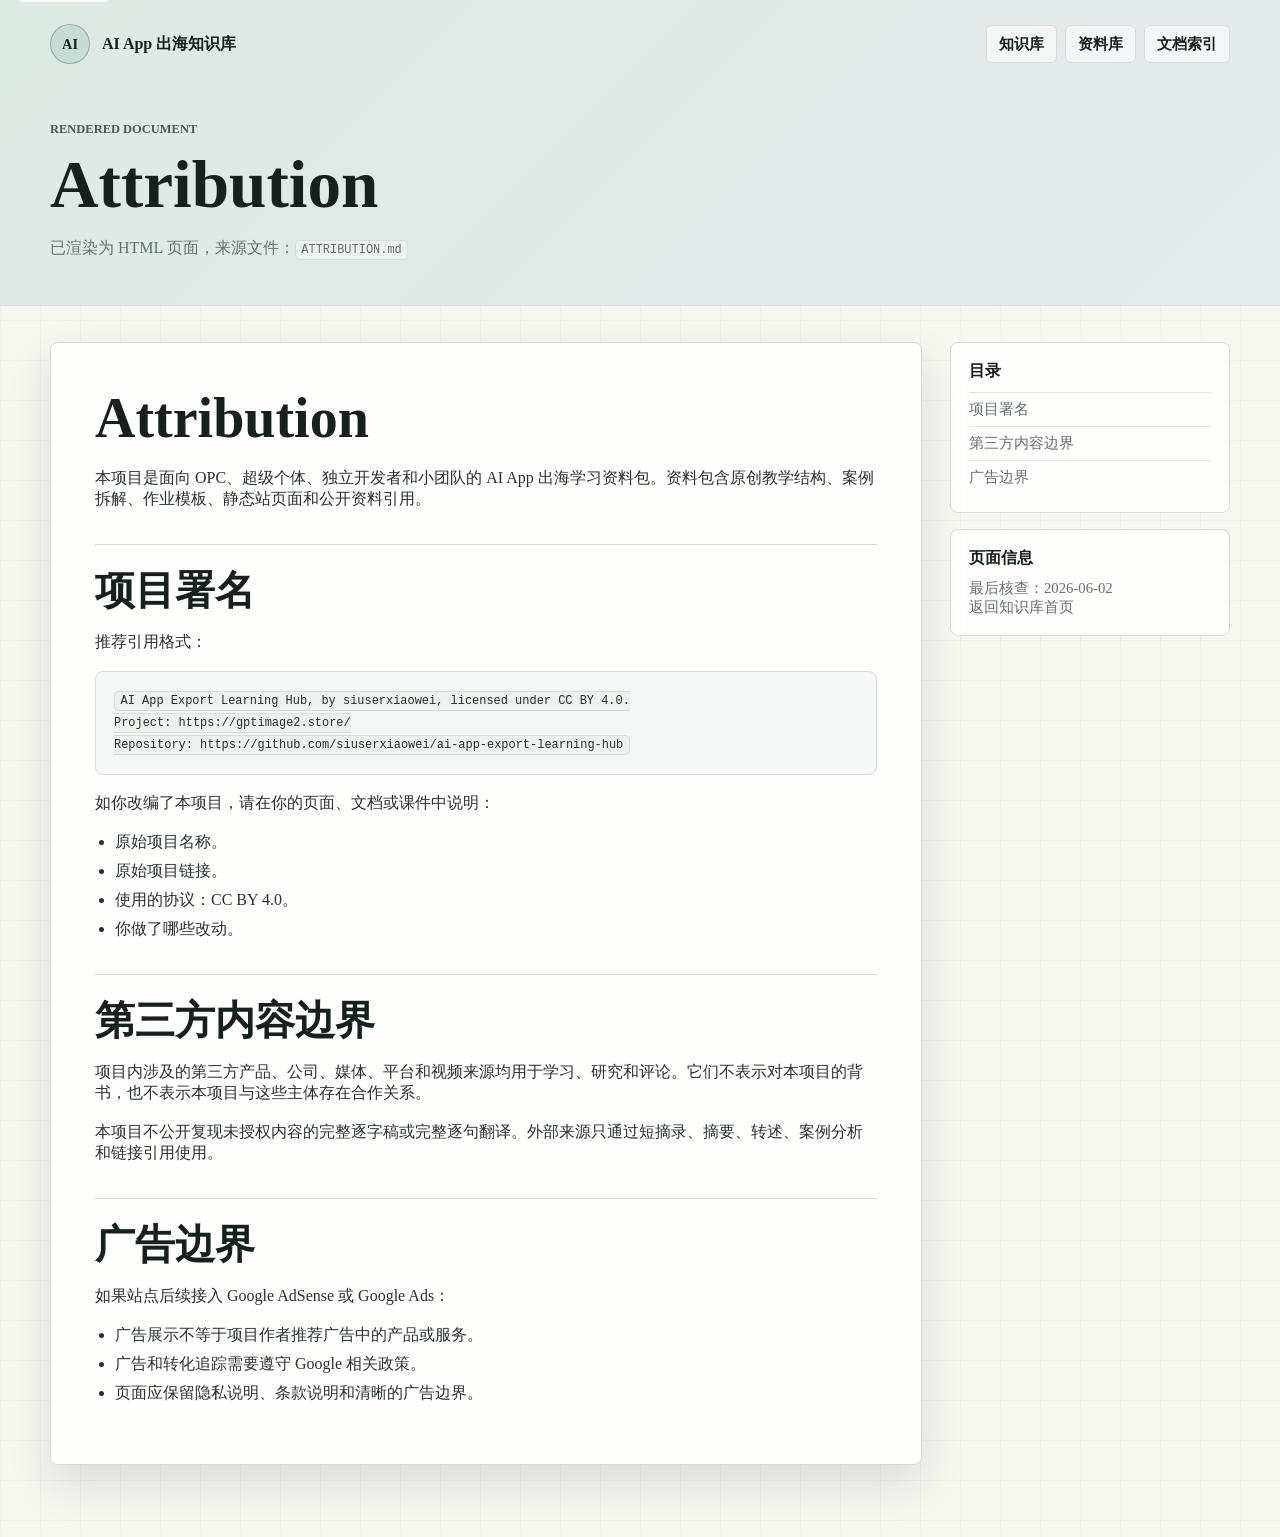
<file: ATTRIBUTION.html>
<!doctype html>
<html lang="zh-CN">
<head>
  <meta charset="utf-8">
  <meta name="viewport" content="width=device-width, initial-scale=1">
  <title>Attribution · AI App 出海知识库</title>
  <meta name="description" content="Attribution，AI App 出海知识库文档页。">
  <link rel="icon" href="data:,">
  <link rel="stylesheet" href="site/styles.css">
</head>
<body class="doc-body">
  <a class="skip-link" href="#main">跳到正文</a>
  <header class="doc-header">
    <nav class="doc-nav" aria-label="文档导航">
      <a class="brand" href="site/index.html">
        <span class="brand-mark">AI</span>
        <span>AI App 出海知识库</span>
      </a>
      <div class="doc-nav-links">
        <a href="site/index.html#knowledge">知识库</a>
        <a href="site/index.html#downloads">资料库</a>
        <a href="docs/index.html">文档索引</a>
      </div>
    </nav>
    <div class="doc-hero">
      <p class="eyebrow">Rendered Document</p>
      <h1>Attribution</h1>
      <p>已渲染为 HTML 页面，来源文件：<code>ATTRIBUTION.md</code></p>
    </div>
  </header>
  <main class="doc-shell" id="main">
    <article class="doc-article">
<h1 id="attribution">Attribution</h1>
<p>本项目是面向 OPC、超级个体、独立开发者和小团队的 AI App 出海学习资料包。资料包含原创教学结构、案例拆解、作业模板、静态站页面和公开资料引用。</p>
<h2 id="项目署名">项目署名</h2>
<p>推荐引用格式：</p>
<pre><code class="language-text">AI App Export Learning Hub, by siuserxiaowei, licensed under CC BY 4.0.
Project: https://gptimage2.store/
Repository: https://github.com/siuserxiaowei/ai-app-export-learning-hub</code></pre>
<p>如你改编了本项目，请在你的页面、文档或课件中说明：</p>
<ul>
<li>原始项目名称。</li>
<li>原始项目链接。</li>
<li>使用的协议：CC BY 4.0。</li>
<li>你做了哪些改动。</li>
</ul>
<h2 id="第三方内容边界">第三方内容边界</h2>
<p>项目内涉及的第三方产品、公司、媒体、平台和视频来源均用于学习、研究和评论。它们不表示对本项目的背书，也不表示本项目与这些主体存在合作关系。</p>
<p>本项目不公开复现未授权内容的完整逐字稿或完整逐句翻译。外部来源只通过短摘录、摘要、转述、案例分析和链接引用使用。</p>
<h2 id="广告边界">广告边界</h2>
<p>如果站点后续接入 Google AdSense 或 Google Ads：</p>
<ul>
<li>广告展示不等于项目作者推荐广告中的产品或服务。</li>
<li>广告和转化追踪需要遵守 Google 相关政策。</li>
<li>页面应保留隐私说明、条款说明和清晰的广告边界。</li>
</ul>
    </article>
    <aside class="doc-side">
      <nav class="doc-toc" aria-label="本文目录"><strong>目录</strong><a class="toc-level-2" href="#项目署名">项目署名</a><a class="toc-level-2" href="#第三方内容边界">第三方内容边界</a><a class="toc-level-2" href="#广告边界">广告边界</a></nav>
      <div class="doc-meta">
        <strong>页面信息</strong>
        <span>最后核查：2026-06-02</span>
        <a href="site/index.html">返回知识库首页</a>
      </div>
    </aside>
  </main>
</body>
</html>
</file>
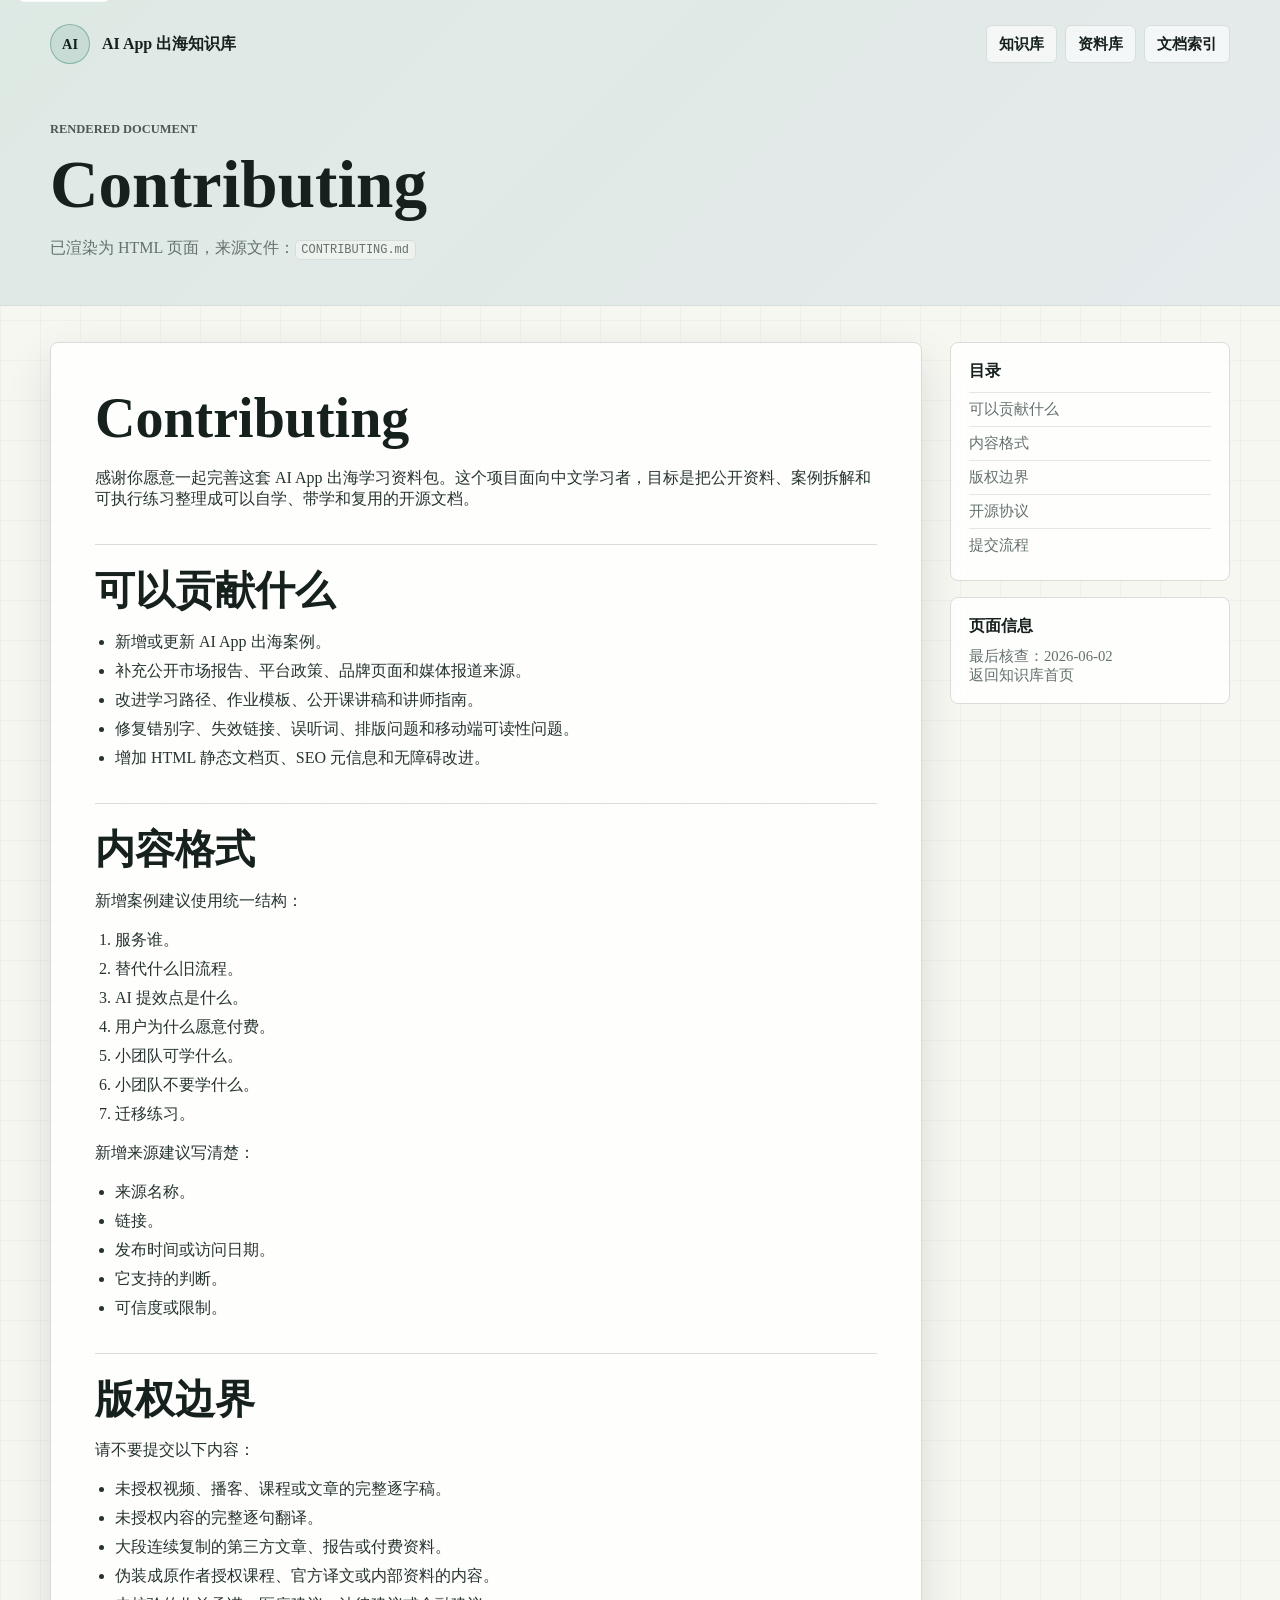
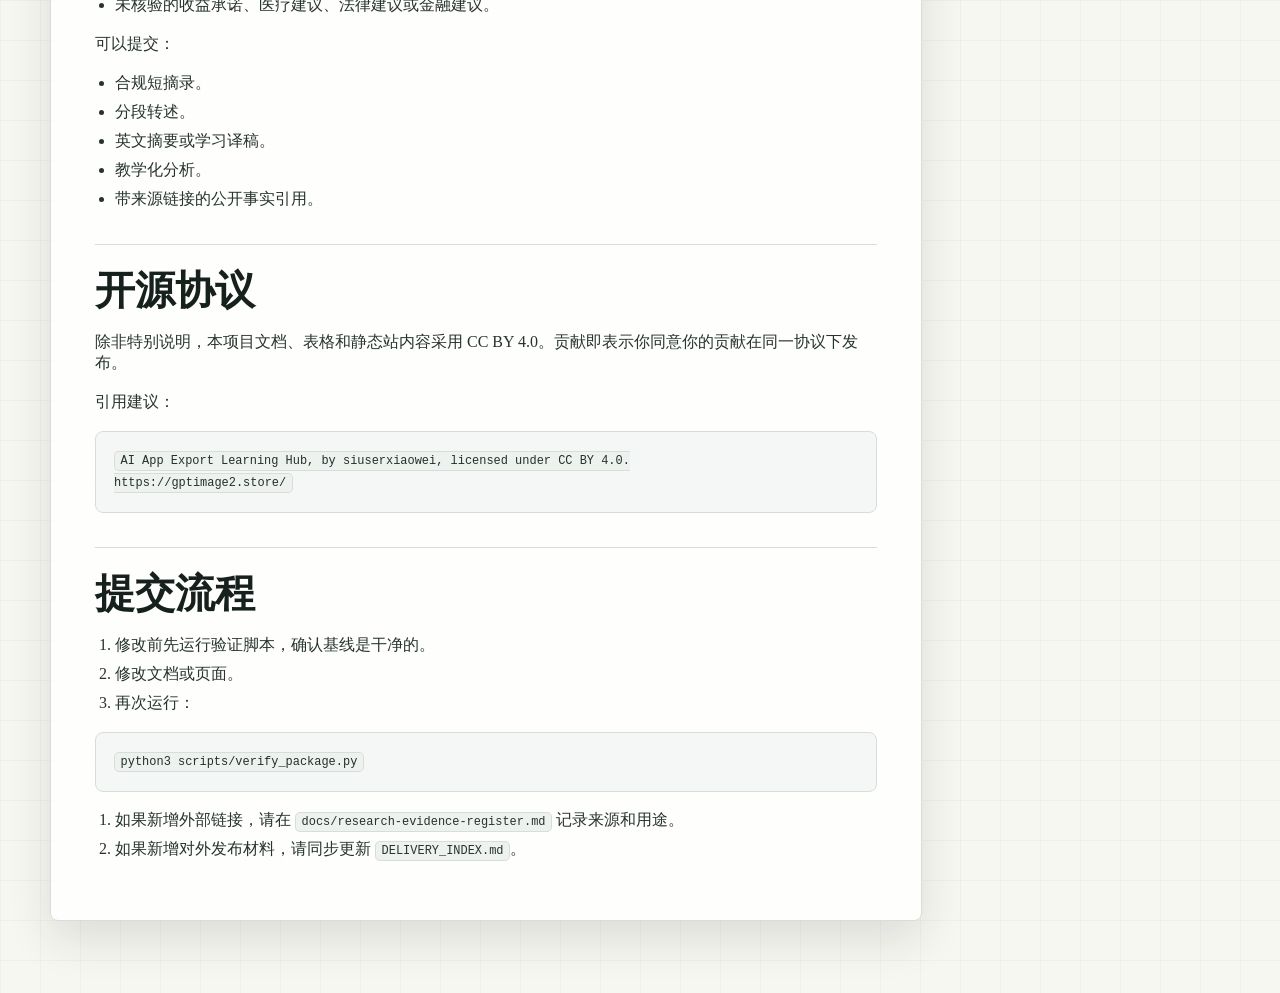
<file: CONTRIBUTING.html>
<!doctype html>
<html lang="zh-CN">
<head>
  <meta charset="utf-8">
  <meta name="viewport" content="width=device-width, initial-scale=1">
  <title>Contributing · AI App 出海知识库</title>
  <meta name="description" content="Contributing，AI App 出海知识库文档页。">
  <link rel="icon" href="data:,">
  <link rel="stylesheet" href="site/styles.css">
</head>
<body class="doc-body">
  <a class="skip-link" href="#main">跳到正文</a>
  <header class="doc-header">
    <nav class="doc-nav" aria-label="文档导航">
      <a class="brand" href="site/index.html">
        <span class="brand-mark">AI</span>
        <span>AI App 出海知识库</span>
      </a>
      <div class="doc-nav-links">
        <a href="site/index.html#knowledge">知识库</a>
        <a href="site/index.html#downloads">资料库</a>
        <a href="docs/index.html">文档索引</a>
      </div>
    </nav>
    <div class="doc-hero">
      <p class="eyebrow">Rendered Document</p>
      <h1>Contributing</h1>
      <p>已渲染为 HTML 页面，来源文件：<code>CONTRIBUTING.md</code></p>
    </div>
  </header>
  <main class="doc-shell" id="main">
    <article class="doc-article">
<h1 id="contributing">Contributing</h1>
<p>感谢你愿意一起完善这套 AI App 出海学习资料包。这个项目面向中文学习者，目标是把公开资料、案例拆解和可执行练习整理成可以自学、带学和复用的开源文档。</p>
<h2 id="可以贡献什么">可以贡献什么</h2>
<ul>
<li>新增或更新 AI App 出海案例。</li>
<li>补充公开市场报告、平台政策、品牌页面和媒体报道来源。</li>
<li>改进学习路径、作业模板、公开课讲稿和讲师指南。</li>
<li>修复错别字、失效链接、误听词、排版问题和移动端可读性问题。</li>
<li>增加 HTML 静态文档页、SEO 元信息和无障碍改进。</li>
</ul>
<h2 id="内容格式">内容格式</h2>
<p>新增案例建议使用统一结构：</p>
<ol>
<li>服务谁。</li>
<li>替代什么旧流程。</li>
<li>AI 提效点是什么。</li>
<li>用户为什么愿意付费。</li>
<li>小团队可学什么。</li>
<li>小团队不要学什么。</li>
<li>迁移练习。</li>
</ol>
<p>新增来源建议写清楚：</p>
<ul>
<li>来源名称。</li>
<li>链接。</li>
<li>发布时间或访问日期。</li>
<li>它支持的判断。</li>
<li>可信度或限制。</li>
</ul>
<h2 id="版权边界">版权边界</h2>
<p>请不要提交以下内容：</p>
<ul>
<li>未授权视频、播客、课程或文章的完整逐字稿。</li>
<li>未授权内容的完整逐句翻译。</li>
<li>大段连续复制的第三方文章、报告或付费资料。</li>
<li>伪装成原作者授权课程、官方译文或内部资料的内容。</li>
<li>未核验的收益承诺、医疗建议、法律建议或金融建议。</li>
</ul>
<p>可以提交：</p>
<ul>
<li>合规短摘录。</li>
<li>分段转述。</li>
<li>英文摘要或学习译稿。</li>
<li>教学化分析。</li>
<li>带来源链接的公开事实引用。</li>
</ul>
<h2 id="开源协议">开源协议</h2>
<p>除非特别说明，本项目文档、表格和静态站内容采用 CC BY 4.0。贡献即表示你同意你的贡献在同一协议下发布。</p>
<p>引用建议：</p>
<pre><code class="language-text">AI App Export Learning Hub, by siuserxiaowei, licensed under CC BY 4.0.
https://gptimage2.store/</code></pre>
<h2 id="提交流程">提交流程</h2>
<ol>
<li>修改前先运行验证脚本，确认基线是干净的。</li>
<li>修改文档或页面。</li>
<li>再次运行：</li>
</ol>
<pre><code class="language-bash">python3 scripts/verify_package.py</code></pre>
<ol>
<li>如果新增外部链接，请在 <code>docs/research-evidence-register.md</code> 记录来源和用途。</li>
<li>如果新增对外发布材料，请同步更新 <code>DELIVERY_INDEX.md</code>。</li>
</ol>
    </article>
    <aside class="doc-side">
      <nav class="doc-toc" aria-label="本文目录"><strong>目录</strong><a class="toc-level-2" href="#可以贡献什么">可以贡献什么</a><a class="toc-level-2" href="#内容格式">内容格式</a><a class="toc-level-2" href="#版权边界">版权边界</a><a class="toc-level-2" href="#开源协议">开源协议</a><a class="toc-level-2" href="#提交流程">提交流程</a></nav>
      <div class="doc-meta">
        <strong>页面信息</strong>
        <span>最后核查：2026-06-02</span>
        <a href="site/index.html">返回知识库首页</a>
      </div>
    </aside>
  </main>
</body>
</html>
</file>
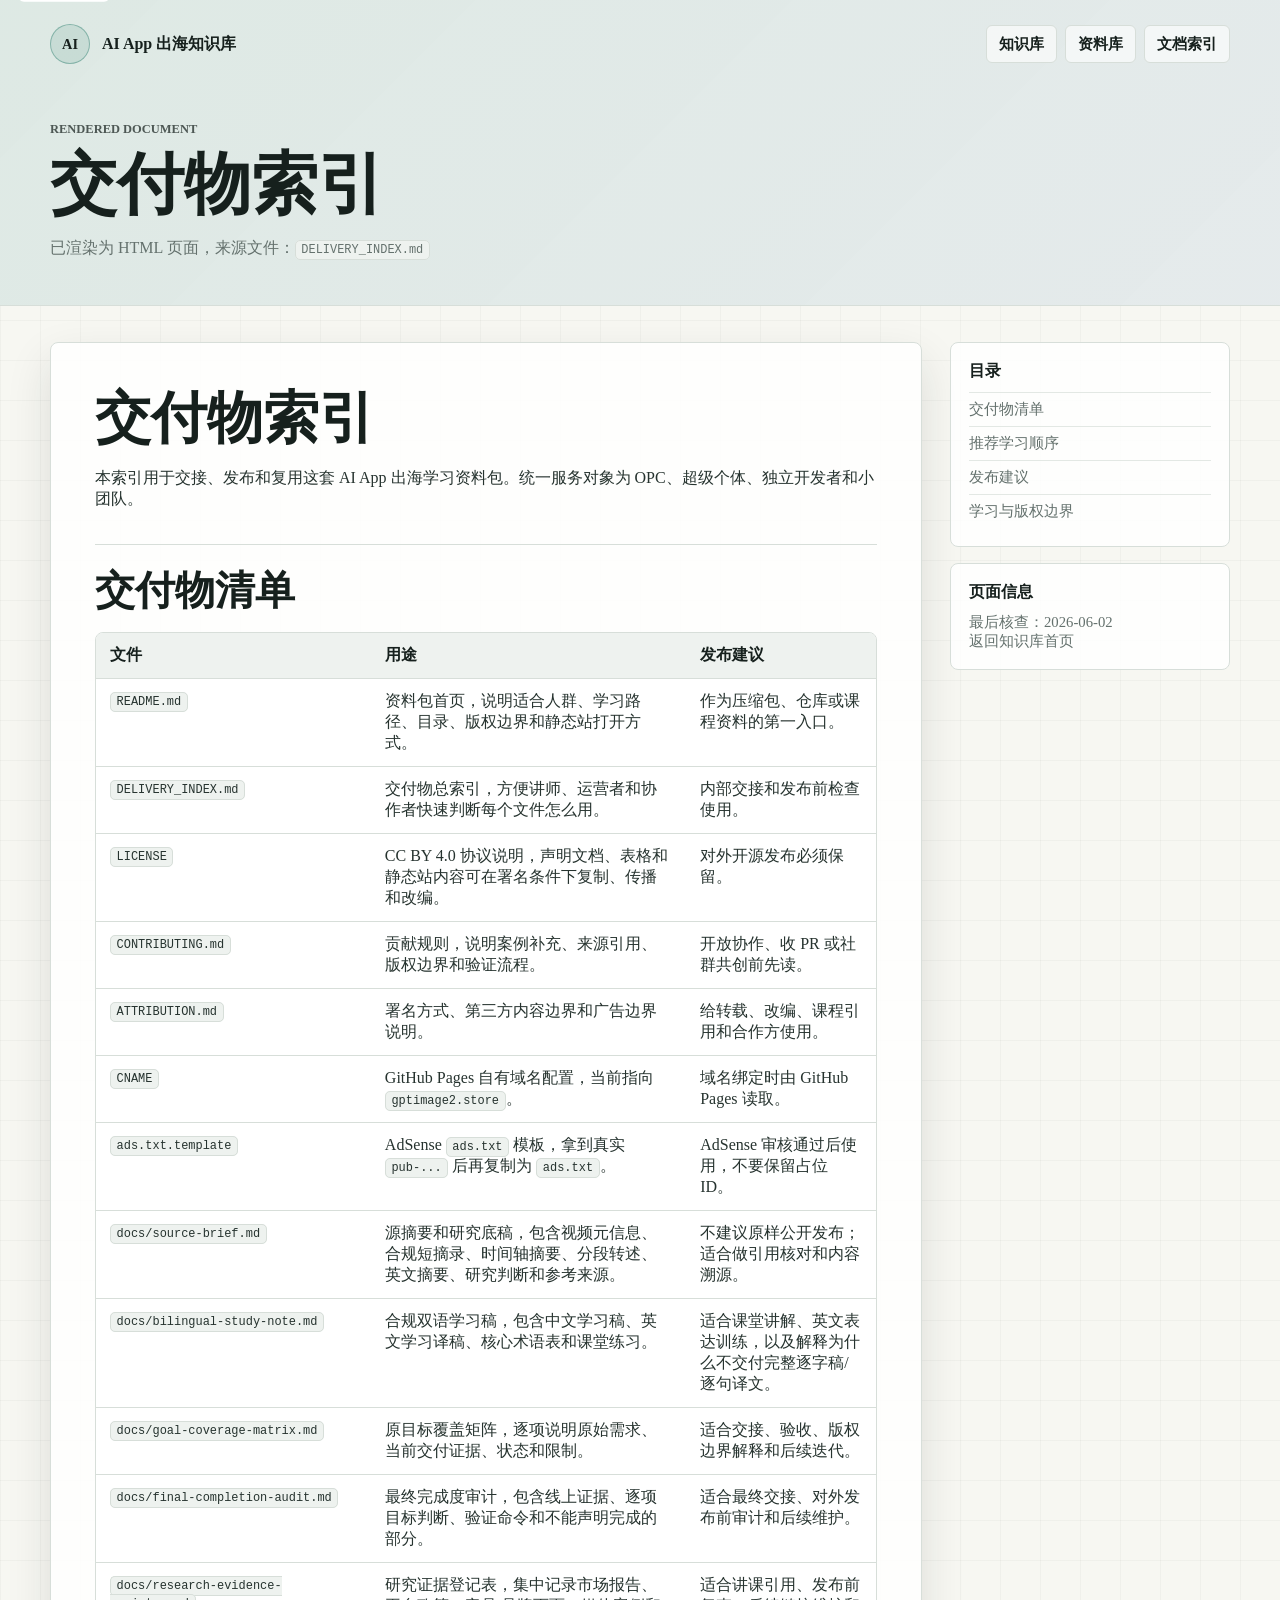
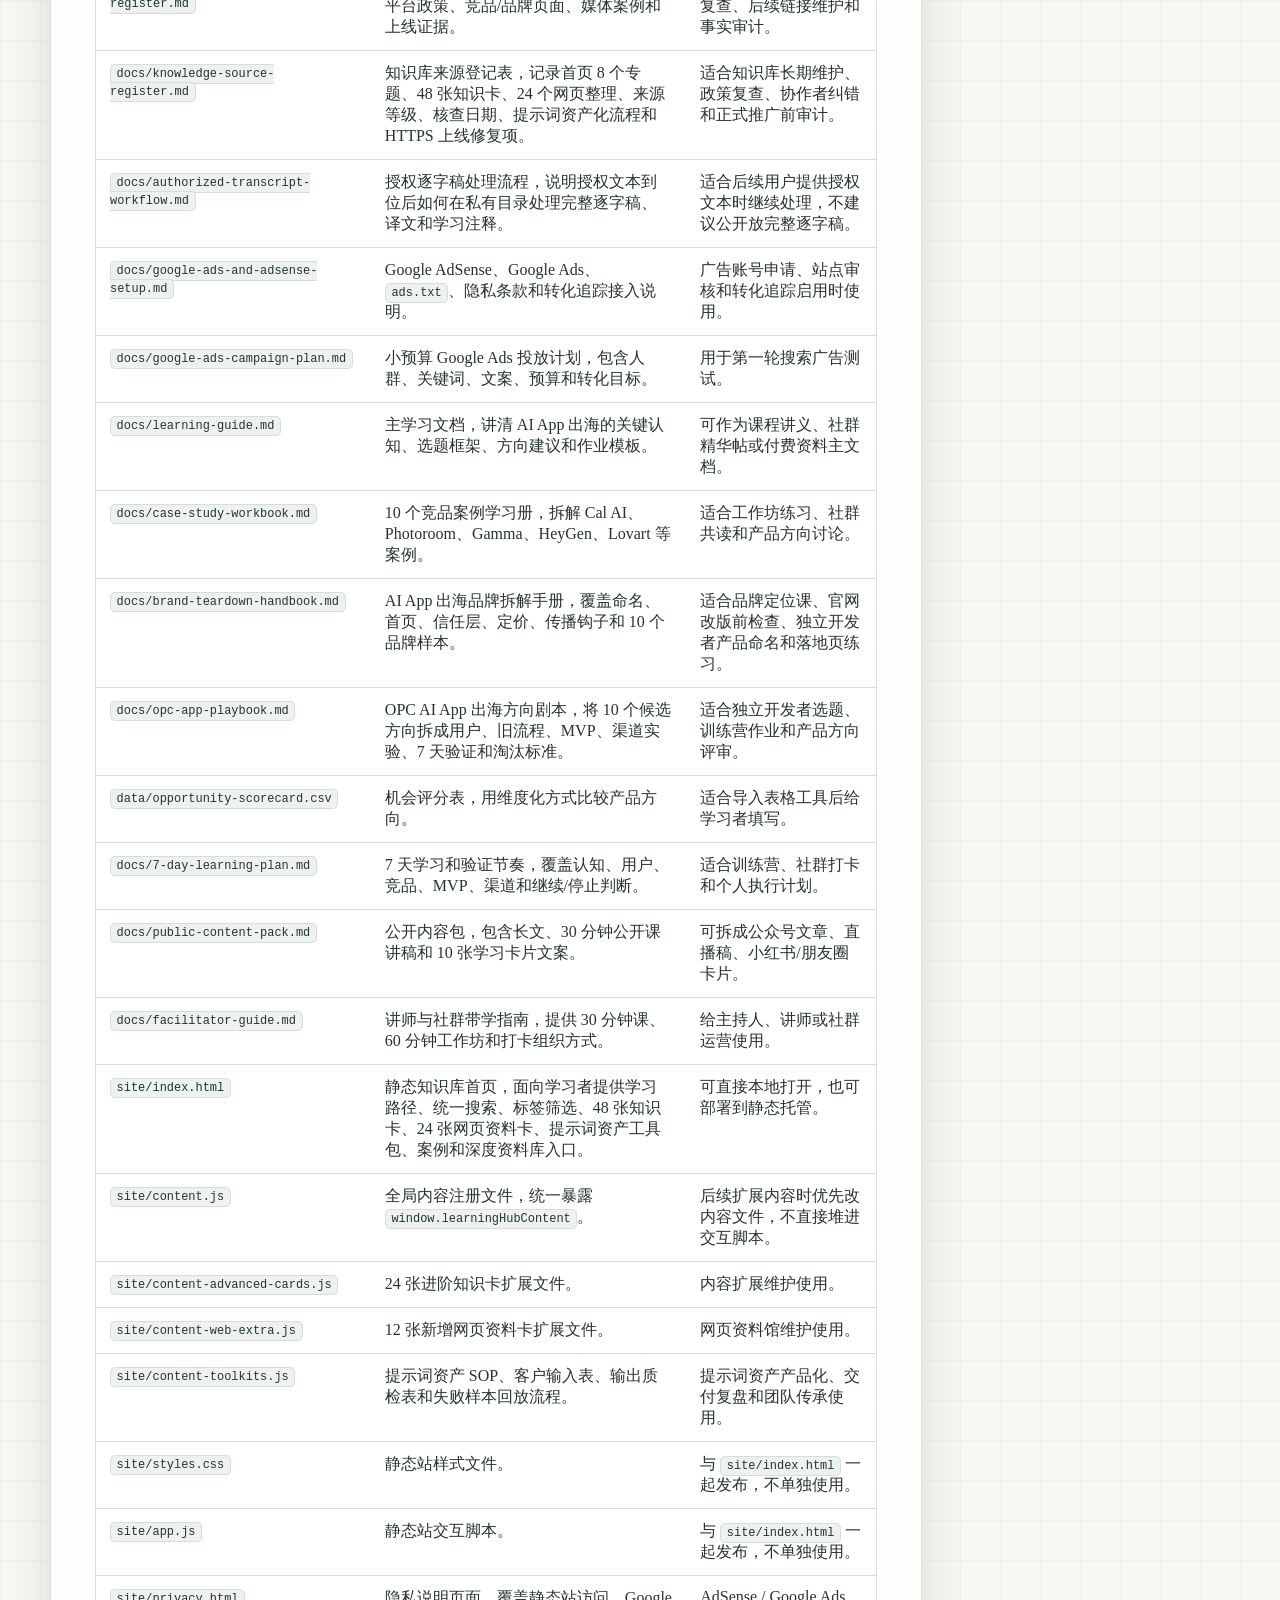
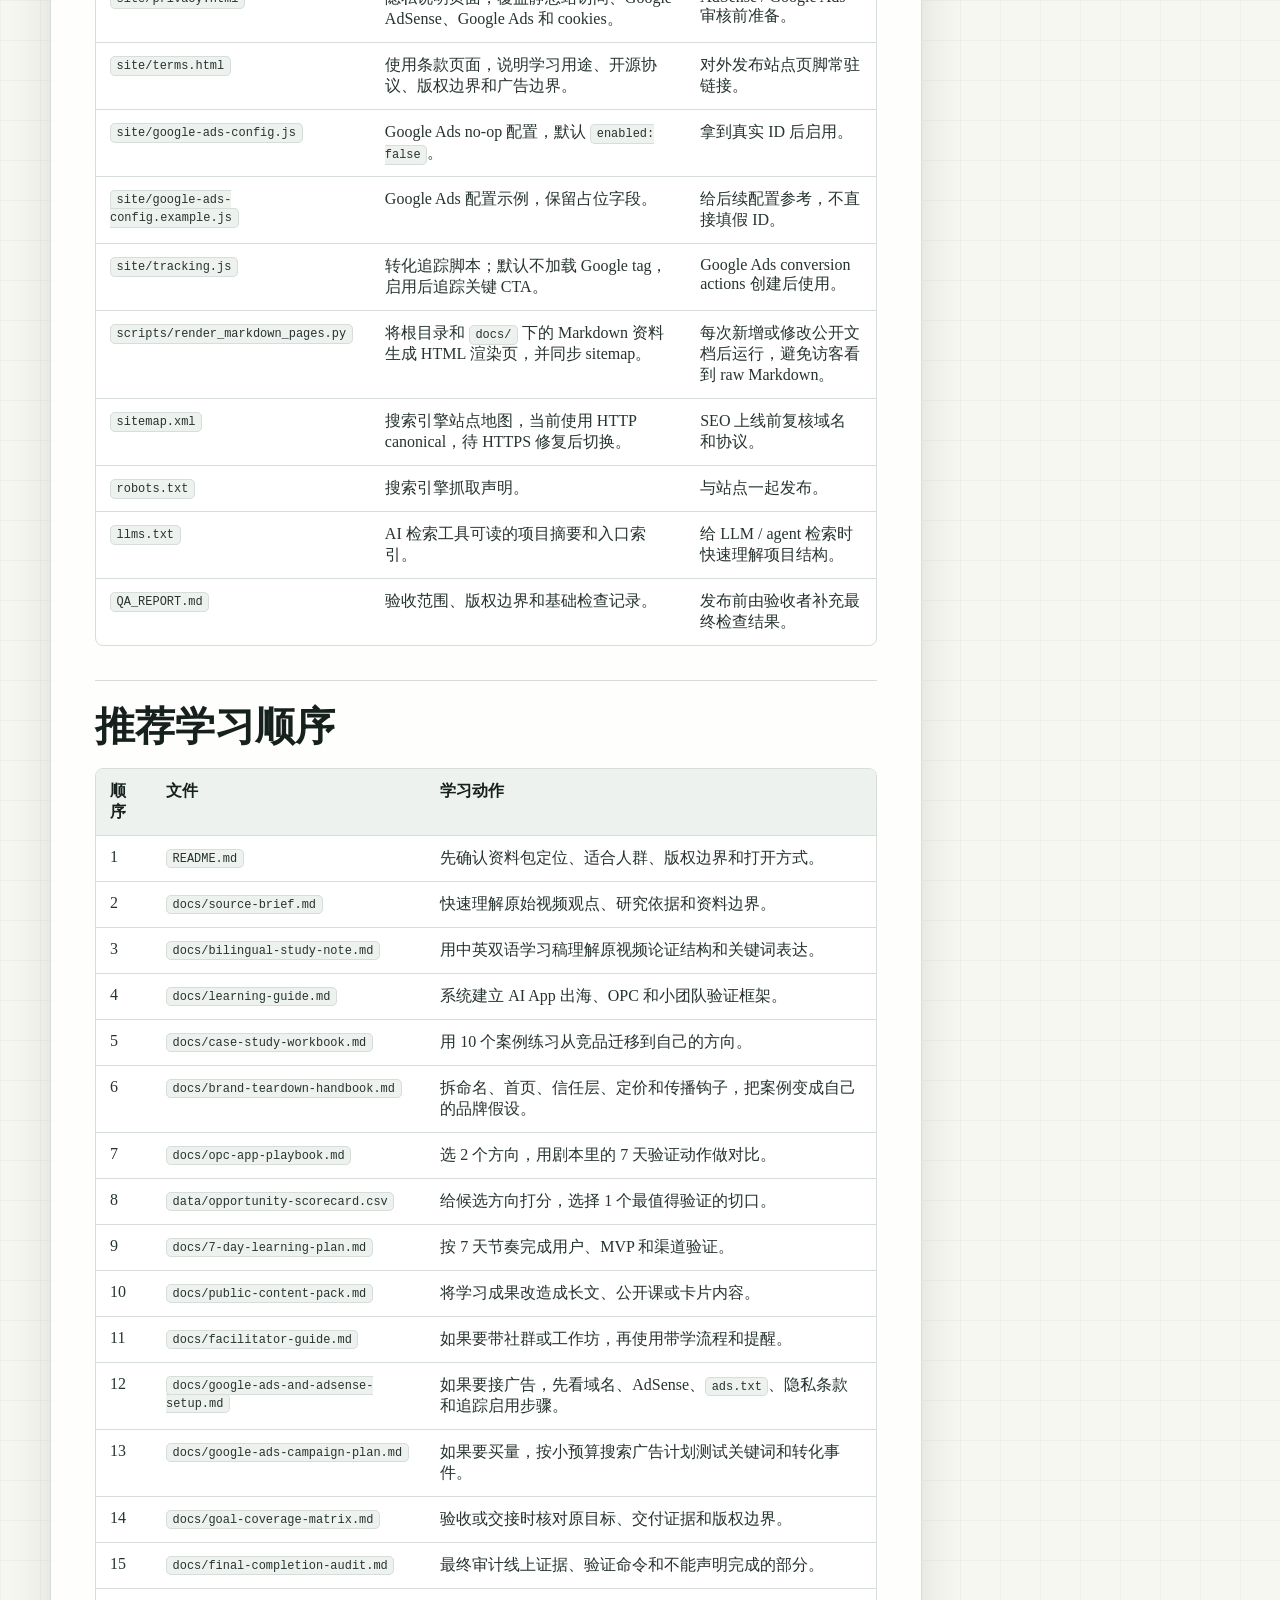
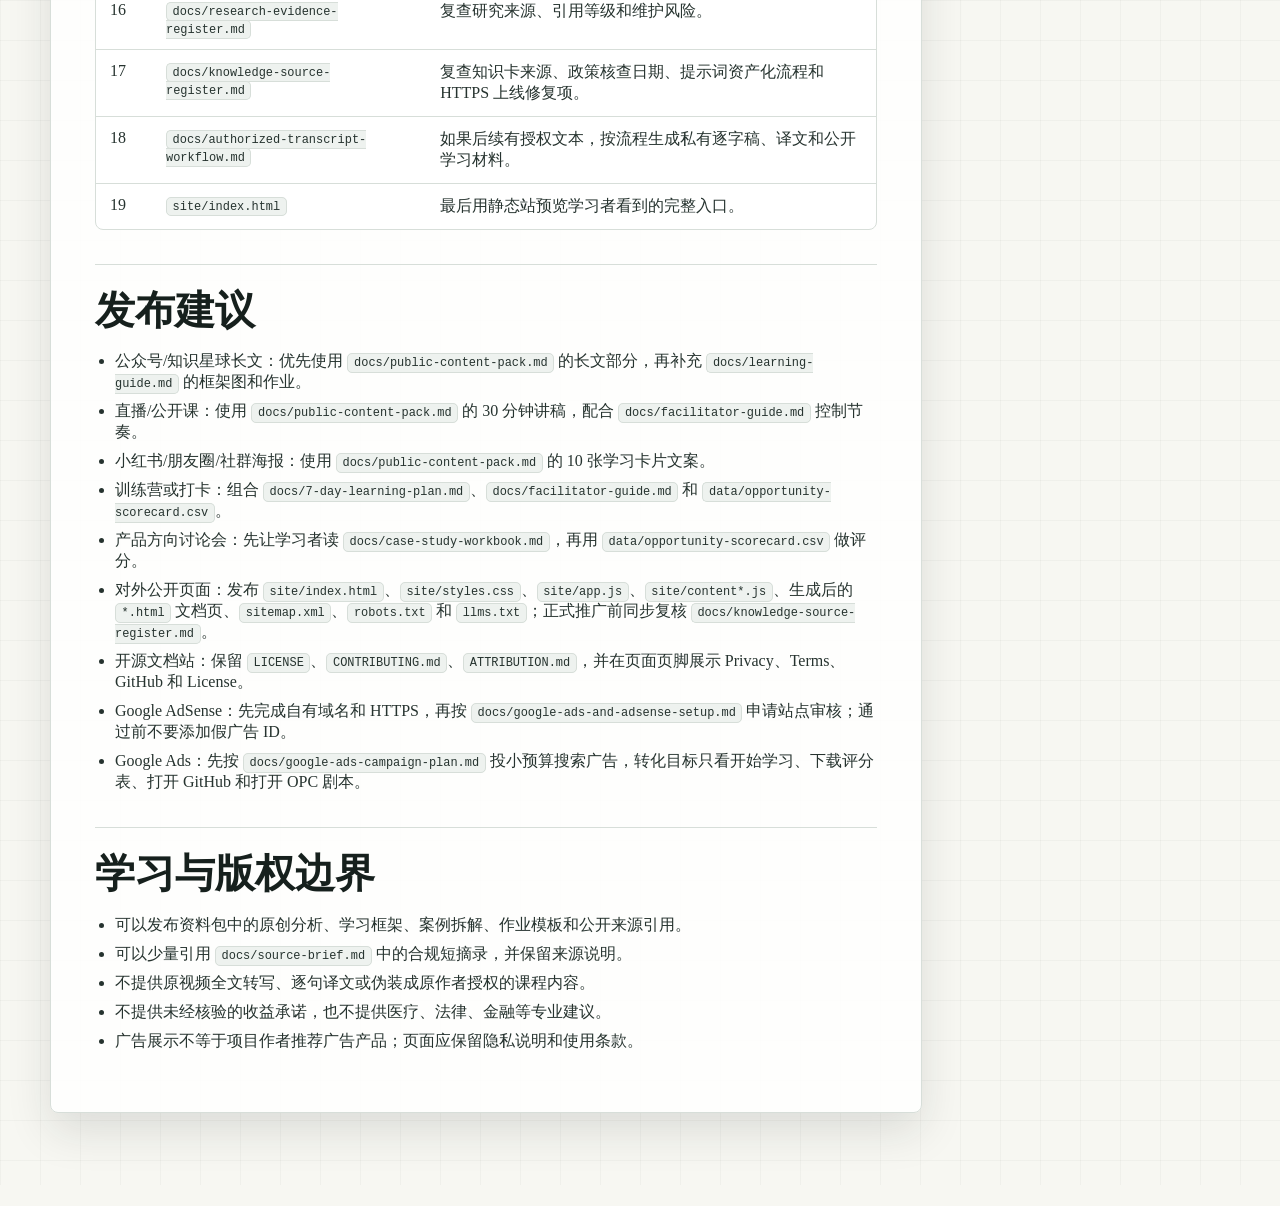
<file: DELIVERY_INDEX.html>
<!doctype html>
<html lang="zh-CN">
<head>
  <meta charset="utf-8">
  <meta name="viewport" content="width=device-width, initial-scale=1">
  <title>交付物索引 · AI App 出海知识库</title>
  <meta name="description" content="交付物索引，AI App 出海知识库文档页。">
  <link rel="icon" href="data:,">
  <link rel="stylesheet" href="site/styles.css">
</head>
<body class="doc-body">
  <a class="skip-link" href="#main">跳到正文</a>
  <header class="doc-header">
    <nav class="doc-nav" aria-label="文档导航">
      <a class="brand" href="site/index.html">
        <span class="brand-mark">AI</span>
        <span>AI App 出海知识库</span>
      </a>
      <div class="doc-nav-links">
        <a href="site/index.html#knowledge">知识库</a>
        <a href="site/index.html#downloads">资料库</a>
        <a href="docs/index.html">文档索引</a>
      </div>
    </nav>
    <div class="doc-hero">
      <p class="eyebrow">Rendered Document</p>
      <h1>交付物索引</h1>
      <p>已渲染为 HTML 页面，来源文件：<code>DELIVERY_INDEX.md</code></p>
    </div>
  </header>
  <main class="doc-shell" id="main">
    <article class="doc-article">
<h1 id="交付物索引">交付物索引</h1>
<p>本索引用于交接、发布和复用这套 AI App 出海学习资料包。统一服务对象为 OPC、超级个体、独立开发者和小团队。</p>
<h2 id="交付物清单">交付物清单</h2>
<div class="doc-table-wrap"><table><thead><tr><th>文件</th><th>用途</th><th>发布建议</th></tr></thead><tbody><tr><td><code>README.md</code></td><td>资料包首页，说明适合人群、学习路径、目录、版权边界和静态站打开方式。</td><td>作为压缩包、仓库或课程资料的第一入口。</td></tr><tr><td><code>DELIVERY_INDEX.md</code></td><td>交付物总索引，方便讲师、运营者和协作者快速判断每个文件怎么用。</td><td>内部交接和发布前检查使用。</td></tr><tr><td><code>LICENSE</code></td><td>CC BY 4.0 协议说明，声明文档、表格和静态站内容可在署名条件下复制、传播和改编。</td><td>对外开源发布必须保留。</td></tr><tr><td><code>CONTRIBUTING.md</code></td><td>贡献规则，说明案例补充、来源引用、版权边界和验证流程。</td><td>开放协作、收 PR 或社群共创前先读。</td></tr><tr><td><code>ATTRIBUTION.md</code></td><td>署名方式、第三方内容边界和广告边界说明。</td><td>给转载、改编、课程引用和合作方使用。</td></tr><tr><td><code>CNAME</code></td><td>GitHub Pages 自有域名配置，当前指向 <code>gptimage2.store</code>。</td><td>域名绑定时由 GitHub Pages 读取。</td></tr><tr><td><code>ads.txt.template</code></td><td>AdSense <code>ads.txt</code> 模板，拿到真实 <code>pub-...</code> 后再复制为 <code>ads.txt</code>。</td><td>AdSense 审核通过后使用，不要保留占位 ID。</td></tr><tr><td><code>docs/source-brief.md</code></td><td>源摘要和研究底稿，包含视频元信息、合规短摘录、时间轴摘要、分段转述、英文摘要、研究判断和参考来源。</td><td>不建议原样公开发布；适合做引用核对和内容溯源。</td></tr><tr><td><code>docs/bilingual-study-note.md</code></td><td>合规双语学习稿，包含中文学习稿、英文学习译稿、核心术语表和课堂练习。</td><td>适合课堂讲解、英文表达训练，以及解释为什么不交付完整逐字稿/逐句译文。</td></tr><tr><td><code>docs/goal-coverage-matrix.md</code></td><td>原目标覆盖矩阵，逐项说明原始需求、当前交付证据、状态和限制。</td><td>适合交接、验收、版权边界解释和后续迭代。</td></tr><tr><td><code>docs/final-completion-audit.md</code></td><td>最终完成度审计，包含线上证据、逐项目标判断、验证命令和不能声明完成的部分。</td><td>适合最终交接、对外发布前审计和后续维护。</td></tr><tr><td><code>docs/research-evidence-register.md</code></td><td>研究证据登记表，集中记录市场报告、平台政策、竞品/品牌页面、媒体案例和上线证据。</td><td>适合讲课引用、发布前复查、后续链接维护和事实审计。</td></tr><tr><td><code>docs/knowledge-source-register.md</code></td><td>知识库来源登记表，记录首页 8 个专题、48 张知识卡、24 个网页整理、来源等级、核查日期、提示词资产化流程和 HTTPS 上线修复项。</td><td>适合知识库长期维护、政策复查、协作者纠错和正式推广前审计。</td></tr><tr><td><code>docs/authorized-transcript-workflow.md</code></td><td>授权逐字稿处理流程，说明授权文本到位后如何在私有目录处理完整逐字稿、译文和学习注释。</td><td>适合后续用户提供授权文本时继续处理，不建议公开放完整逐字稿。</td></tr><tr><td><code>docs/google-ads-and-adsense-setup.md</code></td><td>Google AdSense、Google Ads、<code>ads.txt</code>、隐私条款和转化追踪接入说明。</td><td>广告账号申请、站点审核和转化追踪启用时使用。</td></tr><tr><td><code>docs/google-ads-campaign-plan.md</code></td><td>小预算 Google Ads 投放计划，包含人群、关键词、文案、预算和转化目标。</td><td>用于第一轮搜索广告测试。</td></tr><tr><td><code>docs/learning-guide.md</code></td><td>主学习文档，讲清 AI App 出海的关键认知、选题框架、方向建议和作业模板。</td><td>可作为课程讲义、社群精华帖或付费资料主文档。</td></tr><tr><td><code>docs/case-study-workbook.md</code></td><td>10 个竞品案例学习册，拆解 Cal AI、Photoroom、Gamma、HeyGen、Lovart 等案例。</td><td>适合工作坊练习、社群共读和产品方向讨论。</td></tr><tr><td><code>docs/brand-teardown-handbook.md</code></td><td>AI App 出海品牌拆解手册，覆盖命名、首页、信任层、定价、传播钩子和 10 个品牌样本。</td><td>适合品牌定位课、官网改版前检查、独立开发者产品命名和落地页练习。</td></tr><tr><td><code>docs/opc-app-playbook.md</code></td><td>OPC AI App 出海方向剧本，将 10 个候选方向拆成用户、旧流程、MVP、渠道实验、7 天验证和淘汰标准。</td><td>适合独立开发者选题、训练营作业和产品方向评审。</td></tr><tr><td><code>data/opportunity-scorecard.csv</code></td><td>机会评分表，用维度化方式比较产品方向。</td><td>适合导入表格工具后给学习者填写。</td></tr><tr><td><code>docs/7-day-learning-plan.md</code></td><td>7 天学习和验证节奏，覆盖认知、用户、竞品、MVP、渠道和继续/停止判断。</td><td>适合训练营、社群打卡和个人执行计划。</td></tr><tr><td><code>docs/public-content-pack.md</code></td><td>公开内容包，包含长文、30 分钟公开课讲稿和 10 张学习卡片文案。</td><td>可拆成公众号文章、直播稿、小红书/朋友圈卡片。</td></tr><tr><td><code>docs/facilitator-guide.md</code></td><td>讲师与社群带学指南，提供 30 分钟课、60 分钟工作坊和打卡组织方式。</td><td>给主持人、讲师或社群运营使用。</td></tr><tr><td><code>site/index.html</code></td><td>静态知识库首页，面向学习者提供学习路径、统一搜索、标签筛选、48 张知识卡、24 张网页资料卡、提示词资产工具包、案例和深度资料库入口。</td><td>可直接本地打开，也可部署到静态托管。</td></tr><tr><td><code>site/content.js</code></td><td>全局内容注册文件，统一暴露 <code>window.learningHubContent</code>。</td><td>后续扩展内容时优先改内容文件，不直接堆进交互脚本。</td></tr><tr><td><code>site/content-advanced-cards.js</code></td><td>24 张进阶知识卡扩展文件。</td><td>内容扩展维护使用。</td></tr><tr><td><code>site/content-web-extra.js</code></td><td>12 张新增网页资料卡扩展文件。</td><td>网页资料馆维护使用。</td></tr><tr><td><code>site/content-toolkits.js</code></td><td>提示词资产 SOP、客户输入表、输出质检表和失败样本回放流程。</td><td>提示词资产产品化、交付复盘和团队传承使用。</td></tr><tr><td><code>site/styles.css</code></td><td>静态站样式文件。</td><td>与 <code>site/index.html</code> 一起发布，不单独使用。</td></tr><tr><td><code>site/app.js</code></td><td>静态站交互脚本。</td><td>与 <code>site/index.html</code> 一起发布，不单独使用。</td></tr><tr><td><code>site/privacy.html</code></td><td>隐私说明页面，覆盖静态站访问、Google AdSense、Google Ads 和 cookies。</td><td>AdSense / Google Ads 审核前准备。</td></tr><tr><td><code>site/terms.html</code></td><td>使用条款页面，说明学习用途、开源协议、版权边界和广告边界。</td><td>对外发布站点页脚常驻链接。</td></tr><tr><td><code>site/google-ads-config.js</code></td><td>Google Ads no-op 配置，默认 <code>enabled: false</code>。</td><td>拿到真实 ID 后启用。</td></tr><tr><td><code>site/google-ads-config.example.js</code></td><td>Google Ads 配置示例，保留占位字段。</td><td>给后续配置参考，不直接填假 ID。</td></tr><tr><td><code>site/tracking.js</code></td><td>转化追踪脚本；默认不加载 Google tag，启用后追踪关键 CTA。</td><td>Google Ads conversion actions 创建后使用。</td></tr><tr><td><code>scripts/render_markdown_pages.py</code></td><td>将根目录和 <code>docs/</code> 下的 Markdown 资料生成 HTML 渲染页，并同步 sitemap。</td><td>每次新增或修改公开文档后运行，避免访客看到 raw Markdown。</td></tr><tr><td><code>sitemap.xml</code></td><td>搜索引擎站点地图，当前使用 HTTP canonical，待 HTTPS 修复后切换。</td><td>SEO 上线前复核域名和协议。</td></tr><tr><td><code>robots.txt</code></td><td>搜索引擎抓取声明。</td><td>与站点一起发布。</td></tr><tr><td><code>llms.txt</code></td><td>AI 检索工具可读的项目摘要和入口索引。</td><td>给 LLM / agent 检索时快速理解项目结构。</td></tr><tr><td><code>QA_REPORT.md</code></td><td>验收范围、版权边界和基础检查记录。</td><td>发布前由验收者补充最终检查结果。</td></tr></tbody></table></div>
<h2 id="推荐学习顺序">推荐学习顺序</h2>
<div class="doc-table-wrap"><table><thead><tr><th>顺序</th><th>文件</th><th>学习动作</th></tr></thead><tbody><tr><td>1</td><td><code>README.md</code></td><td>先确认资料包定位、适合人群、版权边界和打开方式。</td></tr><tr><td>2</td><td><code>docs/source-brief.md</code></td><td>快速理解原始视频观点、研究依据和资料边界。</td></tr><tr><td>3</td><td><code>docs/bilingual-study-note.md</code></td><td>用中英双语学习稿理解原视频论证结构和关键词表达。</td></tr><tr><td>4</td><td><code>docs/learning-guide.md</code></td><td>系统建立 AI App 出海、OPC 和小团队验证框架。</td></tr><tr><td>5</td><td><code>docs/case-study-workbook.md</code></td><td>用 10 个案例练习从竞品迁移到自己的方向。</td></tr><tr><td>6</td><td><code>docs/brand-teardown-handbook.md</code></td><td>拆命名、首页、信任层、定价和传播钩子，把案例变成自己的品牌假设。</td></tr><tr><td>7</td><td><code>docs/opc-app-playbook.md</code></td><td>选 2 个方向，用剧本里的 7 天验证动作做对比。</td></tr><tr><td>8</td><td><code>data/opportunity-scorecard.csv</code></td><td>给候选方向打分，选择 1 个最值得验证的切口。</td></tr><tr><td>9</td><td><code>docs/7-day-learning-plan.md</code></td><td>按 7 天节奏完成用户、MVP 和渠道验证。</td></tr><tr><td>10</td><td><code>docs/public-content-pack.md</code></td><td>将学习成果改造成长文、公开课或卡片内容。</td></tr><tr><td>11</td><td><code>docs/facilitator-guide.md</code></td><td>如果要带社群或工作坊，再使用带学流程和提醒。</td></tr><tr><td>12</td><td><code>docs/google-ads-and-adsense-setup.md</code></td><td>如果要接广告，先看域名、AdSense、<code>ads.txt</code>、隐私条款和追踪启用步骤。</td></tr><tr><td>13</td><td><code>docs/google-ads-campaign-plan.md</code></td><td>如果要买量，按小预算搜索广告计划测试关键词和转化事件。</td></tr><tr><td>14</td><td><code>docs/goal-coverage-matrix.md</code></td><td>验收或交接时核对原目标、交付证据和版权边界。</td></tr><tr><td>15</td><td><code>docs/final-completion-audit.md</code></td><td>最终审计线上证据、验证命令和不能声明完成的部分。</td></tr><tr><td>16</td><td><code>docs/research-evidence-register.md</code></td><td>复查研究来源、引用等级和维护风险。</td></tr><tr><td>17</td><td><code>docs/knowledge-source-register.md</code></td><td>复查知识卡来源、政策核查日期、提示词资产化流程和 HTTPS 上线修复项。</td></tr><tr><td>18</td><td><code>docs/authorized-transcript-workflow.md</code></td><td>如果后续有授权文本，按流程生成私有逐字稿、译文和公开学习材料。</td></tr><tr><td>19</td><td><code>site/index.html</code></td><td>最后用静态站预览学习者看到的完整入口。</td></tr></tbody></table></div>
<h2 id="发布建议">发布建议</h2>
<ul>
<li>公众号/知识星球长文：优先使用 <code>docs/public-content-pack.md</code> 的长文部分，再补充 <code>docs/learning-guide.md</code> 的框架图和作业。</li>
<li>直播/公开课：使用 <code>docs/public-content-pack.md</code> 的 30 分钟讲稿，配合 <code>docs/facilitator-guide.md</code> 控制节奏。</li>
<li>小红书/朋友圈/社群海报：使用 <code>docs/public-content-pack.md</code> 的 10 张学习卡片文案。</li>
<li>训练营或打卡：组合 <code>docs/7-day-learning-plan.md</code>、<code>docs/facilitator-guide.md</code> 和 <code>data/opportunity-scorecard.csv</code>。</li>
<li>产品方向讨论会：先让学习者读 <code>docs/case-study-workbook.md</code>，再用 <code>data/opportunity-scorecard.csv</code> 做评分。</li>
<li>对外公开页面：发布 <code>site/index.html</code>、<code>site/styles.css</code>、<code>site/app.js</code>、<code>site/content*.js</code>、生成后的 <code>*.html</code> 文档页、<code>sitemap.xml</code>、<code>robots.txt</code> 和 <code>llms.txt</code>；正式推广前同步复核 <code>docs/knowledge-source-register.md</code>。</li>
<li>开源文档站：保留 <code>LICENSE</code>、<code>CONTRIBUTING.md</code>、<code>ATTRIBUTION.md</code>，并在页面页脚展示 Privacy、Terms、GitHub 和 License。</li>
<li>Google AdSense：先完成自有域名和 HTTPS，再按 <code>docs/google-ads-and-adsense-setup.md</code> 申请站点审核；通过前不要添加假广告 ID。</li>
<li>Google Ads：先按 <code>docs/google-ads-campaign-plan.md</code> 投小预算搜索广告，转化目标只看开始学习、下载评分表、打开 GitHub 和打开 OPC 剧本。</li>
</ul>
<h2 id="学习与版权边界">学习与版权边界</h2>
<ul>
<li>可以发布资料包中的原创分析、学习框架、案例拆解、作业模板和公开来源引用。</li>
<li>可以少量引用 <code>docs/source-brief.md</code> 中的合规短摘录，并保留来源说明。</li>
<li>不提供原视频全文转写、逐句译文或伪装成原作者授权的课程内容。</li>
<li>不提供未经核验的收益承诺，也不提供医疗、法律、金融等专业建议。</li>
<li>广告展示不等于项目作者推荐广告产品；页面应保留隐私说明和使用条款。</li>
</ul>
    </article>
    <aside class="doc-side">
      <nav class="doc-toc" aria-label="本文目录"><strong>目录</strong><a class="toc-level-2" href="#交付物清单">交付物清单</a><a class="toc-level-2" href="#推荐学习顺序">推荐学习顺序</a><a class="toc-level-2" href="#发布建议">发布建议</a><a class="toc-level-2" href="#学习与版权边界">学习与版权边界</a></nav>
      <div class="doc-meta">
        <strong>页面信息</strong>
        <span>最后核查：2026-06-02</span>
        <a href="site/index.html">返回知识库首页</a>
      </div>
    </aside>
  </main>
</body>
</html>
</file>
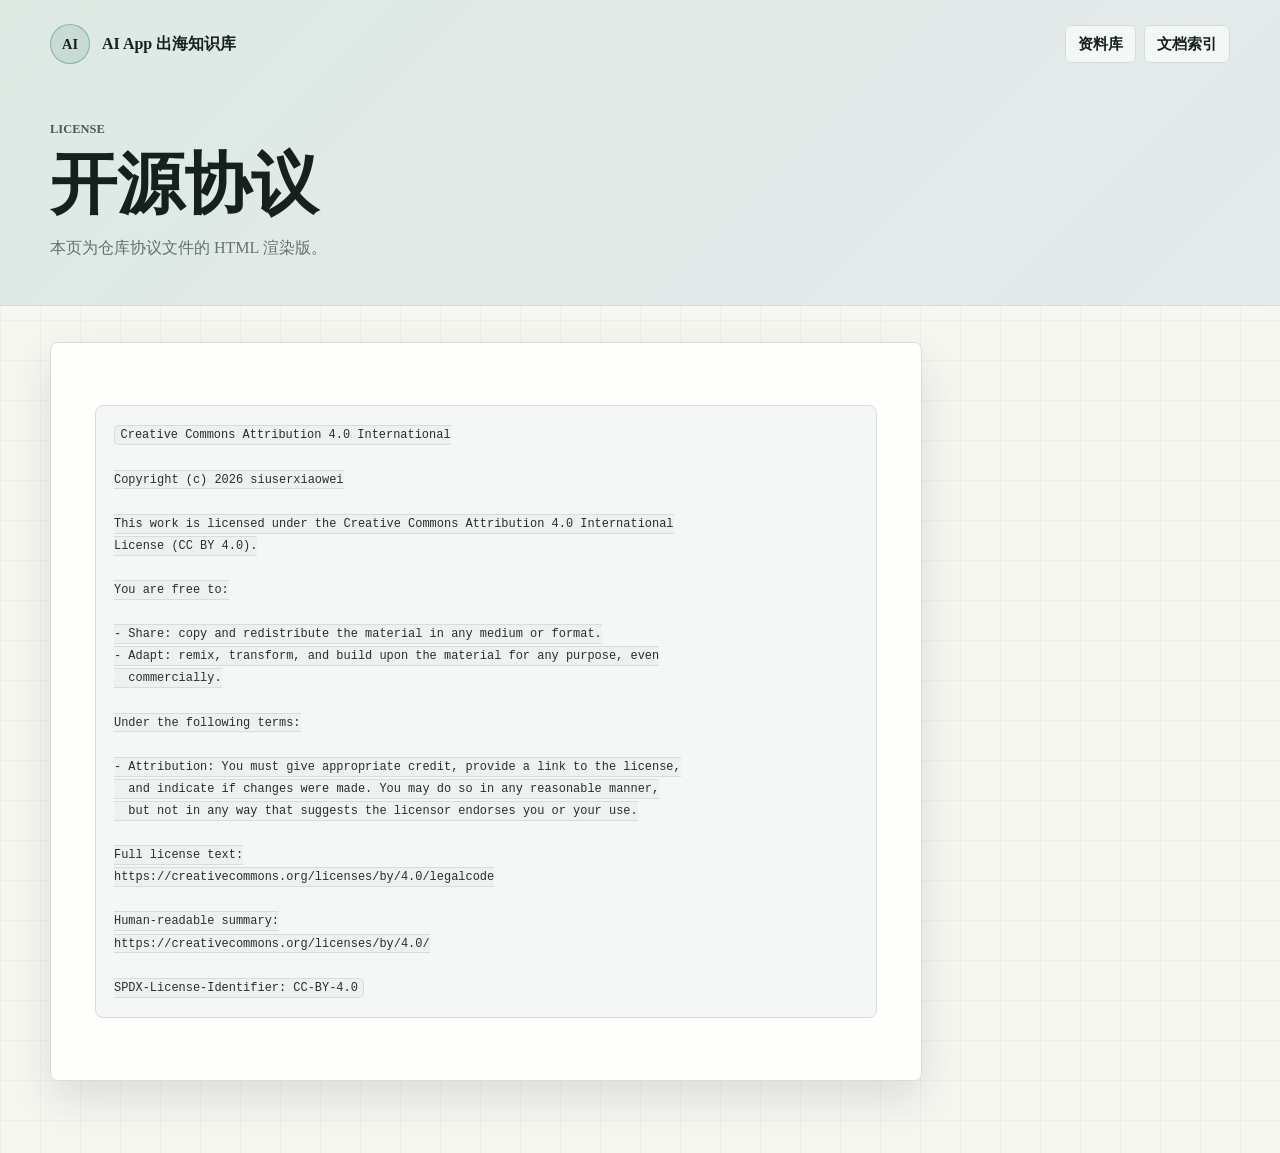
<file: LICENSE.html>
<!doctype html>
<html lang="zh-CN">
<head>
  <meta charset="utf-8">
  <meta name="viewport" content="width=device-width, initial-scale=1">
  <title>License · AI App 出海知识库</title>
  <link rel="icon" href="data:,">
  <link rel="stylesheet" href="site/styles.css">
</head>
<body class="doc-body">
  <header class="doc-header">
    <nav class="doc-nav" aria-label="文档导航">
      <a class="brand" href="site/index.html"><span class="brand-mark">AI</span><span>AI App 出海知识库</span></a>
      <div class="doc-nav-links"><a href="site/index.html#downloads">资料库</a><a href="docs/index.html">文档索引</a></div>
    </nav>
    <div class="doc-hero"><p class="eyebrow">License</p><h1>开源协议</h1><p>本页为仓库协议文件的 HTML 渲染版。</p></div>
  </header>
  <main class="doc-shell" id="main"><article class="doc-article"><pre><code>Creative Commons Attribution 4.0 International

Copyright (c) 2026 siuserxiaowei

This work is licensed under the Creative Commons Attribution 4.0 International
License (CC BY 4.0).

You are free to:

- Share: copy and redistribute the material in any medium or format.
- Adapt: remix, transform, and build upon the material for any purpose, even
  commercially.

Under the following terms:

- Attribution: You must give appropriate credit, provide a link to the license,
  and indicate if changes were made. You may do so in any reasonable manner,
  but not in any way that suggests the licensor endorses you or your use.

Full license text:
https://creativecommons.org/licenses/by/4.0/legalcode

Human-readable summary:
https://creativecommons.org/licenses/by/4.0/

SPDX-License-Identifier: CC-BY-4.0
</code></pre></article></main>
</body>
</html>
</file>
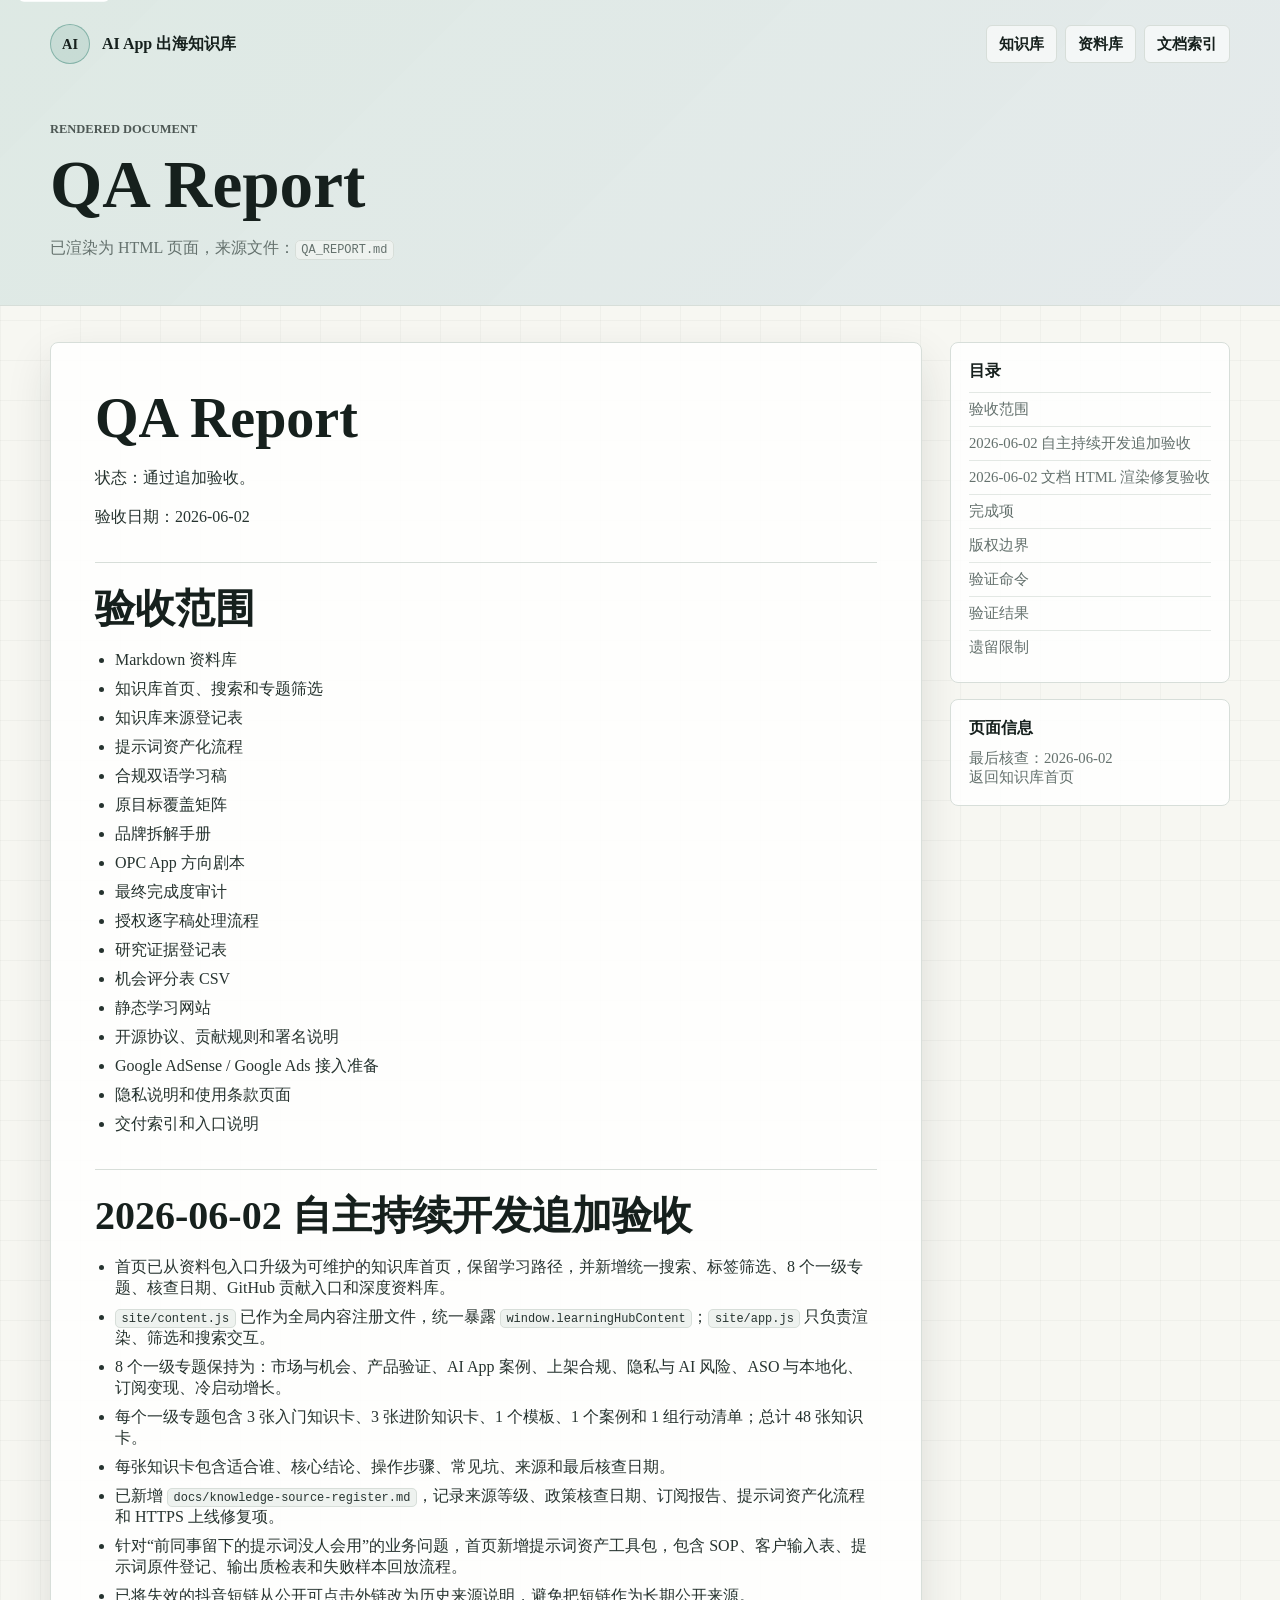
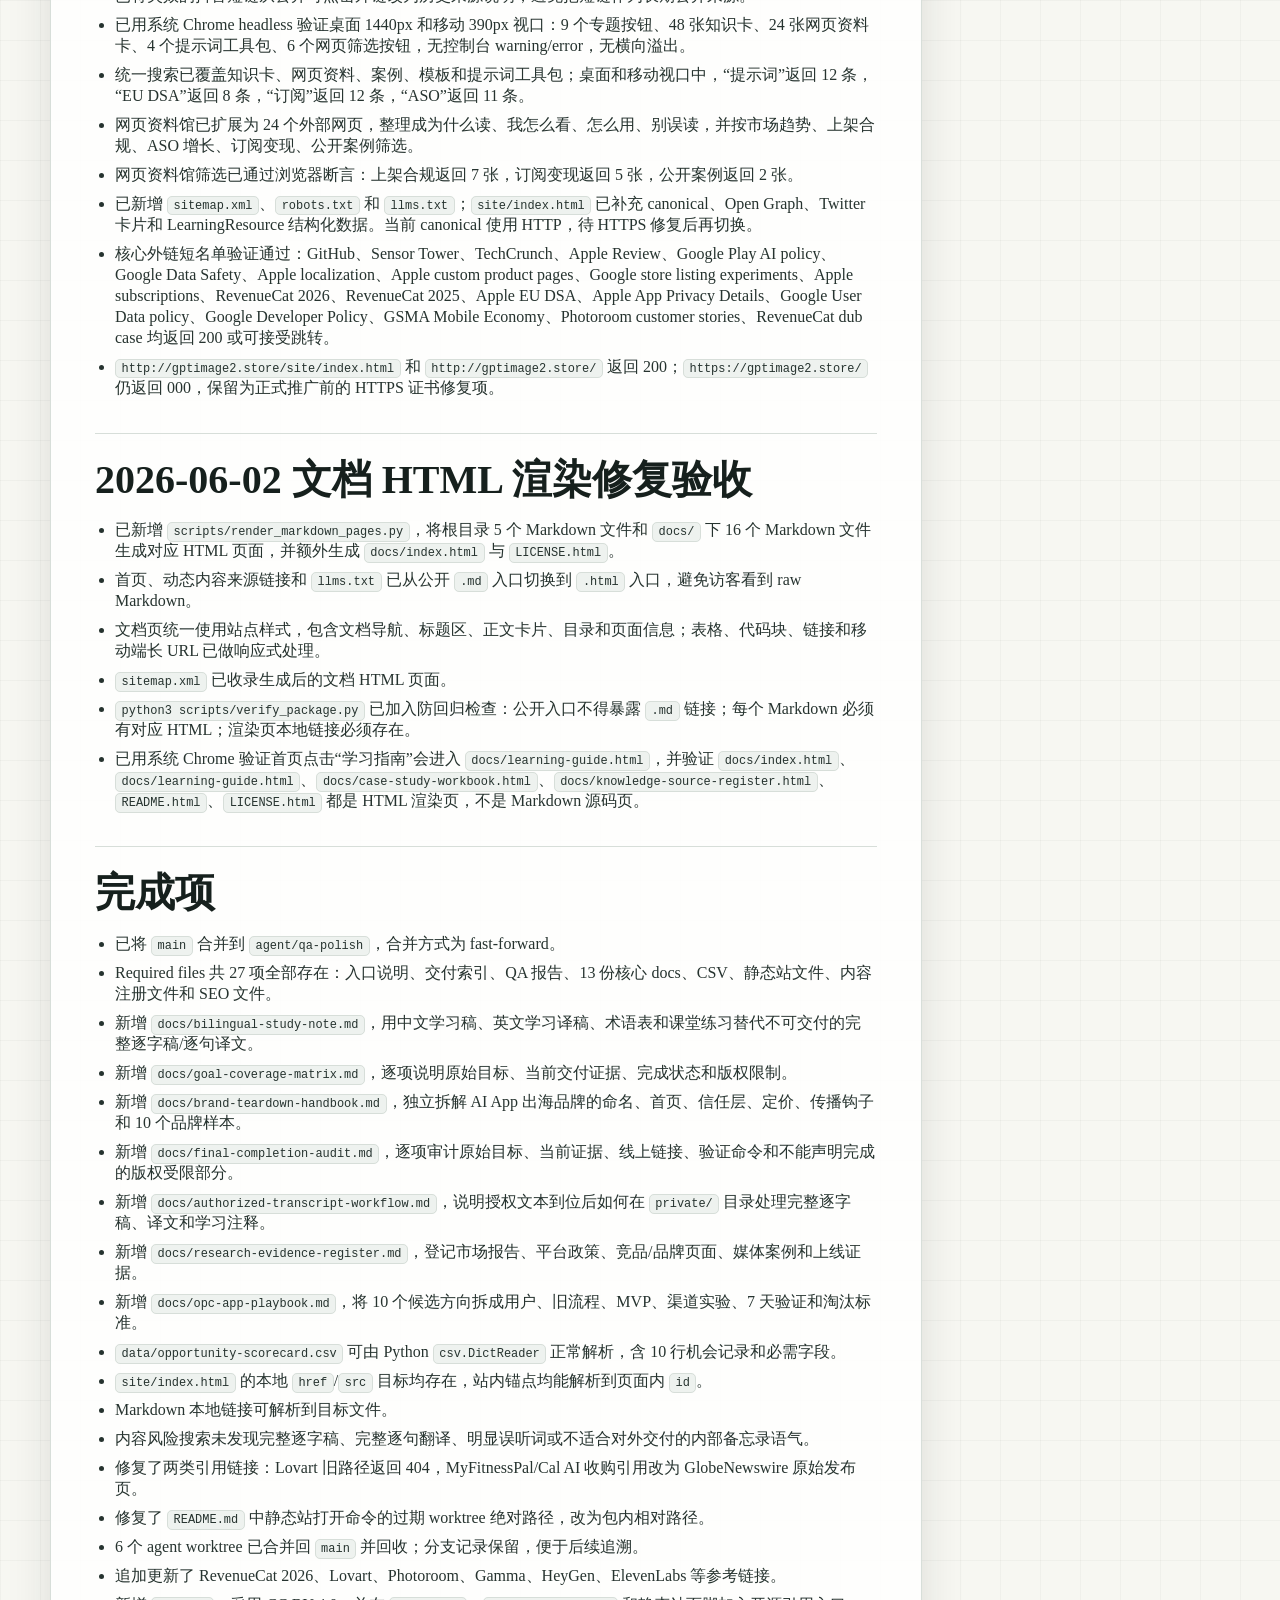
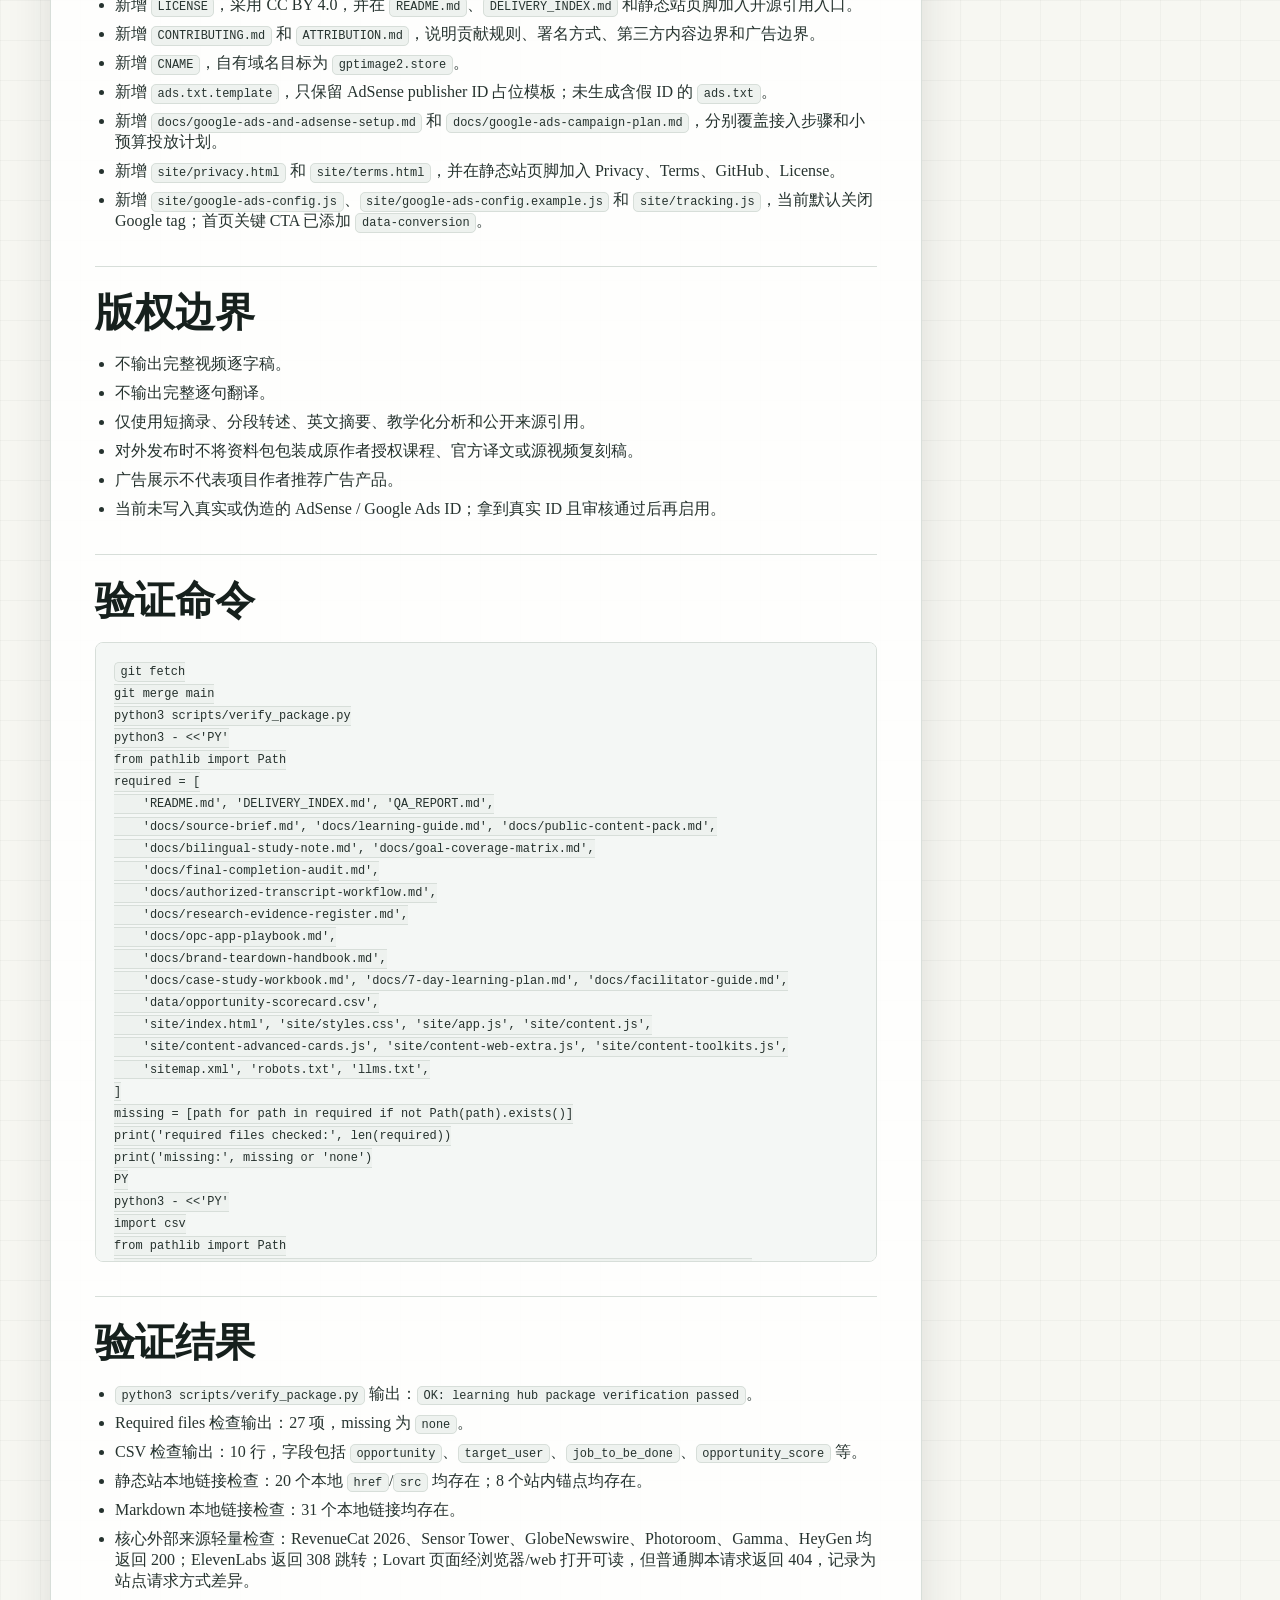
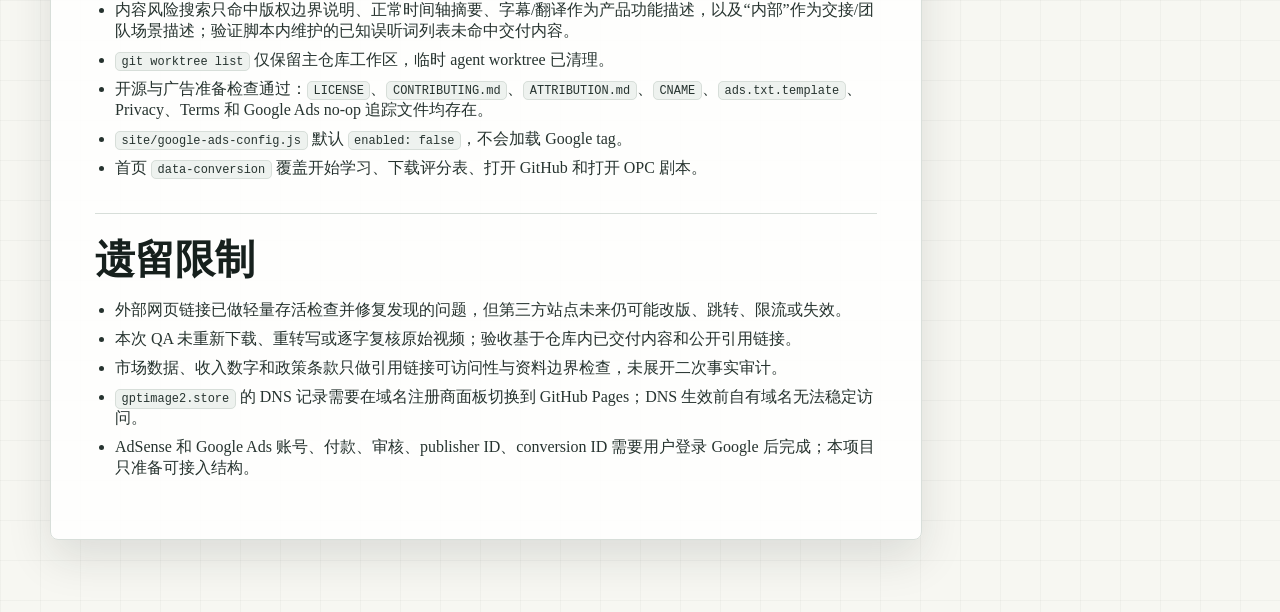
<file: QA_REPORT.html>
<!doctype html>
<html lang="zh-CN">
<head>
  <meta charset="utf-8">
  <meta name="viewport" content="width=device-width, initial-scale=1">
  <title>QA Report · AI App 出海知识库</title>
  <meta name="description" content="QA Report，AI App 出海知识库文档页。">
  <link rel="icon" href="data:,">
  <link rel="stylesheet" href="site/styles.css">
</head>
<body class="doc-body">
  <a class="skip-link" href="#main">跳到正文</a>
  <header class="doc-header">
    <nav class="doc-nav" aria-label="文档导航">
      <a class="brand" href="site/index.html">
        <span class="brand-mark">AI</span>
        <span>AI App 出海知识库</span>
      </a>
      <div class="doc-nav-links">
        <a href="site/index.html#knowledge">知识库</a>
        <a href="site/index.html#downloads">资料库</a>
        <a href="docs/index.html">文档索引</a>
      </div>
    </nav>
    <div class="doc-hero">
      <p class="eyebrow">Rendered Document</p>
      <h1>QA Report</h1>
      <p>已渲染为 HTML 页面，来源文件：<code>QA_REPORT.md</code></p>
    </div>
  </header>
  <main class="doc-shell" id="main">
    <article class="doc-article">
<h1 id="qa-report">QA Report</h1>
<p>状态：通过追加验收。</p>
<p>验收日期：2026-06-02</p>
<h2 id="验收范围">验收范围</h2>
<ul>
<li>Markdown 资料库</li>
<li>知识库首页、搜索和专题筛选</li>
<li>知识库来源登记表</li>
<li>提示词资产化流程</li>
<li>合规双语学习稿</li>
<li>原目标覆盖矩阵</li>
<li>品牌拆解手册</li>
<li>OPC App 方向剧本</li>
<li>最终完成度审计</li>
<li>授权逐字稿处理流程</li>
<li>研究证据登记表</li>
<li>机会评分表 CSV</li>
<li>静态学习网站</li>
<li>开源协议、贡献规则和署名说明</li>
<li>Google AdSense / Google Ads 接入准备</li>
<li>隐私说明和使用条款页面</li>
<li>交付索引和入口说明</li>
</ul>
<h2 id="2026-06-02-自主持续开发追加验收">2026-06-02 自主持续开发追加验收</h2>
<ul>
<li>首页已从资料包入口升级为可维护的知识库首页，保留学习路径，并新增统一搜索、标签筛选、8 个一级专题、核查日期、GitHub 贡献入口和深度资料库。</li>
<li><code>site/content.js</code> 已作为全局内容注册文件，统一暴露 <code>window.learningHubContent</code>；<code>site/app.js</code> 只负责渲染、筛选和搜索交互。</li>
<li>8 个一级专题保持为：市场与机会、产品验证、AI App 案例、上架合规、隐私与 AI 风险、ASO 与本地化、订阅变现、冷启动增长。</li>
<li>每个一级专题包含 3 张入门知识卡、3 张进阶知识卡、1 个模板、1 个案例和 1 组行动清单；总计 48 张知识卡。</li>
<li>每张知识卡包含适合谁、核心结论、操作步骤、常见坑、来源和最后核查日期。</li>
<li>已新增 <code>docs/knowledge-source-register.md</code>，记录来源等级、政策核查日期、订阅报告、提示词资产化流程和 HTTPS 上线修复项。</li>
<li>针对“前同事留下的提示词没人会用”的业务问题，首页新增提示词资产工具包，包含 SOP、客户输入表、提示词原件登记、输出质检表和失败样本回放流程。</li>
<li>已将失效的抖音短链从公开可点击外链改为历史来源说明，避免把短链作为长期公开来源。</li>
<li>已用系统 Chrome headless 验证桌面 1440px 和移动 390px 视口：9 个专题按钮、48 张知识卡、24 张网页资料卡、4 个提示词工具包、6 个网页筛选按钮，无控制台 warning/error，无横向溢出。</li>
<li>统一搜索已覆盖知识卡、网页资料、案例、模板和提示词工具包；桌面和移动视口中，“提示词”返回 12 条，“EU DSA”返回 8 条，“订阅”返回 12 条，“ASO”返回 11 条。</li>
<li>网页资料馆已扩展为 24 个外部网页，整理成为什么读、我怎么看、怎么用、别误读，并按市场趋势、上架合规、ASO 增长、订阅变现、公开案例筛选。</li>
<li>网页资料馆筛选已通过浏览器断言：上架合规返回 7 张，订阅变现返回 5 张，公开案例返回 2 张。</li>
<li>已新增 <code>sitemap.xml</code>、<code>robots.txt</code> 和 <code>llms.txt</code>；<code>site/index.html</code> 已补充 canonical、Open Graph、Twitter 卡片和 LearningResource 结构化数据。当前 canonical 使用 HTTP，待 HTTPS 修复后再切换。</li>
<li>核心外链短名单验证通过：GitHub、Sensor Tower、TechCrunch、Apple Review、Google Play AI policy、Google Data Safety、Apple localization、Apple custom product pages、Google store listing experiments、Apple subscriptions、RevenueCat 2026、RevenueCat 2025、Apple EU DSA、Apple App Privacy Details、Google User Data policy、Google Developer Policy、GSMA Mobile Economy、Photoroom customer stories、RevenueCat dub case 均返回 200 或可接受跳转。</li>
<li><code>http://gptimage2.store/site/index.html</code> 和 <code>http://gptimage2.store/</code> 返回 200；<code>https://gptimage2.store/</code> 仍返回 000，保留为正式推广前的 HTTPS 证书修复项。</li>
</ul>
<h2 id="2026-06-02-文档-html-渲染修复验收">2026-06-02 文档 HTML 渲染修复验收</h2>
<ul>
<li>已新增 <code>scripts/render_markdown_pages.py</code>，将根目录 5 个 Markdown 文件和 <code>docs/</code> 下 16 个 Markdown 文件生成对应 HTML 页面，并额外生成 <code>docs/index.html</code> 与 <code>LICENSE.html</code>。</li>
<li>首页、动态内容来源链接和 <code>llms.txt</code> 已从公开 <code>.md</code> 入口切换到 <code>.html</code> 入口，避免访客看到 raw Markdown。</li>
<li>文档页统一使用站点样式，包含文档导航、标题区、正文卡片、目录和页面信息；表格、代码块、链接和移动端长 URL 已做响应式处理。</li>
<li><code>sitemap.xml</code> 已收录生成后的文档 HTML 页面。</li>
<li><code>python3 scripts/verify_package.py</code> 已加入防回归检查：公开入口不得暴露 <code>.md</code> 链接；每个 Markdown 必须有对应 HTML；渲染页本地链接必须存在。</li>
<li>已用系统 Chrome 验证首页点击“学习指南”会进入 <code>docs/learning-guide.html</code>，并验证 <code>docs/index.html</code>、<code>docs/learning-guide.html</code>、<code>docs/case-study-workbook.html</code>、<code>docs/knowledge-source-register.html</code>、<code>README.html</code>、<code>LICENSE.html</code> 都是 HTML 渲染页，不是 Markdown 源码页。</li>
</ul>
<h2 id="完成项">完成项</h2>
<ul>
<li>已将 <code>main</code> 合并到 <code>agent/qa-polish</code>，合并方式为 fast-forward。</li>
<li>Required files 共 27 项全部存在：入口说明、交付索引、QA 报告、13 份核心 docs、CSV、静态站文件、内容注册文件和 SEO 文件。</li>
<li>新增 <code>docs/bilingual-study-note.md</code>，用中文学习稿、英文学习译稿、术语表和课堂练习替代不可交付的完整逐字稿/逐句译文。</li>
<li>新增 <code>docs/goal-coverage-matrix.md</code>，逐项说明原始目标、当前交付证据、完成状态和版权限制。</li>
<li>新增 <code>docs/brand-teardown-handbook.md</code>，独立拆解 AI App 出海品牌的命名、首页、信任层、定价、传播钩子和 10 个品牌样本。</li>
<li>新增 <code>docs/final-completion-audit.md</code>，逐项审计原始目标、当前证据、线上链接、验证命令和不能声明完成的版权受限部分。</li>
<li>新增 <code>docs/authorized-transcript-workflow.md</code>，说明授权文本到位后如何在 <code>private/</code> 目录处理完整逐字稿、译文和学习注释。</li>
<li>新增 <code>docs/research-evidence-register.md</code>，登记市场报告、平台政策、竞品/品牌页面、媒体案例和上线证据。</li>
<li>新增 <code>docs/opc-app-playbook.md</code>，将 10 个候选方向拆成用户、旧流程、MVP、渠道实验、7 天验证和淘汰标准。</li>
<li><code>data/opportunity-scorecard.csv</code> 可由 Python <code>csv.DictReader</code> 正常解析，含 10 行机会记录和必需字段。</li>
<li><code>site/index.html</code> 的本地 <code>href</code>/<code>src</code> 目标均存在，站内锚点均能解析到页面内 <code>id</code>。</li>
<li>Markdown 本地链接可解析到目标文件。</li>
<li>内容风险搜索未发现完整逐字稿、完整逐句翻译、明显误听词或不适合对外交付的内部备忘录语气。</li>
<li>修复了两类引用链接：Lovart 旧路径返回 404，MyFitnessPal/Cal AI 收购引用改为 GlobeNewswire 原始发布页。</li>
<li>修复了 <code>README.md</code> 中静态站打开命令的过期 worktree 绝对路径，改为包内相对路径。</li>
<li>6 个 agent worktree 已合并回 <code>main</code> 并回收；分支记录保留，便于后续追溯。</li>
<li>追加更新了 RevenueCat 2026、Lovart、Photoroom、Gamma、HeyGen、ElevenLabs 等参考链接。</li>
<li>新增 <code>LICENSE</code>，采用 CC BY 4.0，并在 <code>README.md</code>、<code>DELIVERY_INDEX.md</code> 和静态站页脚加入开源引用入口。</li>
<li>新增 <code>CONTRIBUTING.md</code> 和 <code>ATTRIBUTION.md</code>，说明贡献规则、署名方式、第三方内容边界和广告边界。</li>
<li>新增 <code>CNAME</code>，自有域名目标为 <code>gptimage2.store</code>。</li>
<li>新增 <code>ads.txt.template</code>，只保留 AdSense publisher ID 占位模板；未生成含假 ID 的 <code>ads.txt</code>。</li>
<li>新增 <code>docs/google-ads-and-adsense-setup.md</code> 和 <code>docs/google-ads-campaign-plan.md</code>，分别覆盖接入步骤和小预算投放计划。</li>
<li>新增 <code>site/privacy.html</code> 和 <code>site/terms.html</code>，并在静态站页脚加入 Privacy、Terms、GitHub、License。</li>
<li>新增 <code>site/google-ads-config.js</code>、<code>site/google-ads-config.example.js</code> 和 <code>site/tracking.js</code>，当前默认关闭 Google tag；首页关键 CTA 已添加 <code>data-conversion</code>。</li>
</ul>
<h2 id="版权边界">版权边界</h2>
<ul>
<li>不输出完整视频逐字稿。</li>
<li>不输出完整逐句翻译。</li>
<li>仅使用短摘录、分段转述、英文摘要、教学化分析和公开来源引用。</li>
<li>对外发布时不将资料包包装成原作者授权课程、官方译文或源视频复刻稿。</li>
<li>广告展示不代表项目作者推荐广告产品。</li>
<li>当前未写入真实或伪造的 AdSense / Google Ads ID；拿到真实 ID 且审核通过后再启用。</li>
</ul>
<h2 id="验证命令">验证命令</h2>
<pre><code class="language-bash">git fetch
git merge main
python3 scripts/verify_package.py
python3 - &lt;&lt;&#x27;PY&#x27;
from pathlib import Path
required = [
    &#x27;README.md&#x27;, &#x27;DELIVERY_INDEX.md&#x27;, &#x27;QA_REPORT.md&#x27;,
    &#x27;docs/source-brief.md&#x27;, &#x27;docs/learning-guide.md&#x27;, &#x27;docs/public-content-pack.md&#x27;,
    &#x27;docs/bilingual-study-note.md&#x27;, &#x27;docs/goal-coverage-matrix.md&#x27;,
    &#x27;docs/final-completion-audit.md&#x27;,
    &#x27;docs/authorized-transcript-workflow.md&#x27;,
    &#x27;docs/research-evidence-register.md&#x27;,
    &#x27;docs/opc-app-playbook.md&#x27;,
    &#x27;docs/brand-teardown-handbook.md&#x27;,
    &#x27;docs/case-study-workbook.md&#x27;, &#x27;docs/7-day-learning-plan.md&#x27;, &#x27;docs/facilitator-guide.md&#x27;,
    &#x27;data/opportunity-scorecard.csv&#x27;,
    &#x27;site/index.html&#x27;, &#x27;site/styles.css&#x27;, &#x27;site/app.js&#x27;, &#x27;site/content.js&#x27;,
    &#x27;site/content-advanced-cards.js&#x27;, &#x27;site/content-web-extra.js&#x27;, &#x27;site/content-toolkits.js&#x27;,
    &#x27;sitemap.xml&#x27;, &#x27;robots.txt&#x27;, &#x27;llms.txt&#x27;,
]
missing = [path for path in required if not Path(path).exists()]
print(&#x27;required files checked:&#x27;, len(required))
print(&#x27;missing:&#x27;, missing or &#x27;none&#x27;)
PY
python3 - &lt;&lt;&#x27;PY&#x27;
import csv
from pathlib import Path
with Path(&#x27;data/opportunity-scorecard.csv&#x27;).open(newline=&#x27;&#x27;, encoding=&#x27;utf-8&#x27;) as handle:
    rows = list(csv.DictReader(handle))
print(&#x27;rows:&#x27;, len(rows))
print(&#x27;columns:&#x27;, &#x27;, &#x27;.join(rows[0].keys()))
PY
python3 - &lt;&lt;&#x27;PY&#x27;
from html.parser import HTMLParser
from pathlib import Path
from urllib.parse import urlparse, unquote
root = Path.cwd()
site = root / &#x27;site&#x27;
html = (site / &#x27;index.html&#x27;).read_text(encoding=&#x27;utf-8&#x27;)
class Parser(HTMLParser):
    def __init__(self):
        super().__init__()
        self.links = []
        self.ids = set()
    def handle_starttag(self, tag, attrs):
        attrs = dict(attrs)
        if &#x27;id&#x27; in attrs:
            self.ids.add(attrs[&#x27;id&#x27;])
        for attr in (&#x27;href&#x27;, &#x27;src&#x27;):
            if attrs.get(attr):
                self.links.append((tag, attr, attrs[attr]))
parser = Parser()
parser.feed(html)
missing = []
fragment_missing = []
file_link_count = 0
fragment_count = 0
for tag, attr, raw in parser.links:
    parsed = urlparse(raw)
    url = raw.split(&#x27;#&#x27;, 1)[0].split(&#x27;?&#x27;, 1)[0]
    if parsed.fragment and not parsed.scheme:
        fragment_count += 1
        if parsed.fragment not in parser.ids:
            fragment_missing.append(raw)
    if not url or parsed.scheme or url.startswith(&#x27;//&#x27;) or url.startswith(&#x27;mailto:&#x27;) or url.startswith(&#x27;tel:&#x27;):
        continue
    file_link_count += 1
    target = (site / unquote(url)).resolve()
    if not target.exists():
        missing.append(raw)
print(&#x27;site local href/src checked:&#x27;, file_link_count)
print(&#x27;site fragment links checked:&#x27;, fragment_count)
print(&#x27;missing local targets:&#x27;, missing or &#x27;none&#x27;)
print(&#x27;missing fragments:&#x27;, fragment_missing or &#x27;none&#x27;)
PY
python3 - &lt;&lt;&#x27;PY&#x27;
from pathlib import Path
from urllib.parse import urlparse, unquote
import re
root = Path.cwd()
missing = []
count = 0
for path in sorted(root.glob(&#x27;*.md&#x27;)) + sorted((root / &#x27;docs&#x27;).glob(&#x27;*.md&#x27;)):
    text = path.read_text(encoding=&#x27;utf-8&#x27;)
    for match in re.finditer(r&#x27;\[[^\]]+\]\(([^)]+)\)&#x27;, text):
        raw = match.group(1).strip()
        url = raw.split(&#x27;#&#x27;, 1)[0].split(&#x27;?&#x27;, 1)[0]
        parsed = urlparse(url)
        if not url or parsed.scheme or url.startswith(&#x27;//&#x27;) or url.startswith(&#x27;mailto:&#x27;):
            continue
        count += 1
        target = (path.parent / unquote(url)).resolve()
        if not target.exists():
            missing.append((path, raw))
print(&#x27;markdown local links checked:&#x27;, count)
print(&#x27;missing markdown links:&#x27;, missing or &#x27;none&#x27;)
PY
rg -n &quot;逐字|逐句|全文|完整.*(翻译|译文|转写|字幕|逐字稿)|transcript|translation|原文|字幕|内部|备忘|memo|confidential|not for&quot; README.md DELIVERY_INDEX.md QA_REPORT.md docs site data
rg -n &quot;^[0-9]{1,2}:[0-9]{2}|^[0-9]{2}:[0-9]{2}|\[[0-9]{1,2}:[0-9]{2}\]|Speaker|主持人|采访者|受访者|雷子：|雷子:&quot; docs README.md DELIVERY_INDEX.md QA_REPORT.md site
git worktree list
python3 scripts/verify_package.py
gh api repos/siuserxiaowei/ai-app-export-learning-hub/pages
dig +short gptimage2.store A
dig +short gptimage2.store AAAA
dig +short www.gptimage2.store CNAME
curl -I -L https://gptimage2.store/</code></pre>
<h2 id="验证结果">验证结果</h2>
<ul>
<li><code>python3 scripts/verify_package.py</code> 输出：<code>OK: learning hub package verification passed</code>。</li>
<li>Required files 检查输出：27 项，missing 为 <code>none</code>。</li>
<li>CSV 检查输出：10 行，字段包括 <code>opportunity</code>、<code>target_user</code>、<code>job_to_be_done</code>、<code>opportunity_score</code> 等。</li>
<li>静态站本地链接检查：20 个本地 <code>href</code>/<code>src</code> 均存在；8 个站内锚点均存在。</li>
<li>Markdown 本地链接检查：31 个本地链接均存在。</li>
<li>核心外部来源轻量检查：RevenueCat 2026、Sensor Tower、GlobeNewswire、Photoroom、Gamma、HeyGen 均返回 200；ElevenLabs 返回 308 跳转；Lovart 页面经浏览器/web 打开可读，但普通脚本请求返回 404，记录为站点请求方式差异。</li>
<li>内容风险搜索只命中版权边界说明、正常时间轴摘要、字幕/翻译作为产品功能描述，以及“内部”作为交接/团队场景描述；验证脚本内维护的已知误听词列表未命中交付内容。</li>
<li><code>git worktree list</code> 仅保留主仓库工作区，临时 agent worktree 已清理。</li>
<li>开源与广告准备检查通过：<code>LICENSE</code>、<code>CONTRIBUTING.md</code>、<code>ATTRIBUTION.md</code>、<code>CNAME</code>、<code>ads.txt.template</code>、Privacy、Terms 和 Google Ads no-op 追踪文件均存在。</li>
<li><code>site/google-ads-config.js</code> 默认 <code>enabled: false</code>，不会加载 Google tag。</li>
<li>首页 <code>data-conversion</code> 覆盖开始学习、下载评分表、打开 GitHub 和打开 OPC 剧本。</li>
</ul>
<h2 id="遗留限制">遗留限制</h2>
<ul>
<li>外部网页链接已做轻量存活检查并修复发现的问题，但第三方站点未来仍可能改版、跳转、限流或失效。</li>
<li>本次 QA 未重新下载、重转写或逐字复核原始视频；验收基于仓库内已交付内容和公开引用链接。</li>
<li>市场数据、收入数字和政策条款只做引用链接可访问性与资料边界检查，未展开二次事实审计。</li>
<li><code>gptimage2.store</code> 的 DNS 记录需要在域名注册商面板切换到 GitHub Pages；DNS 生效前自有域名无法稳定访问。</li>
<li>AdSense 和 Google Ads 账号、付款、审核、publisher ID、conversion ID 需要用户登录 Google 后完成；本项目只准备可接入结构。</li>
</ul>
    </article>
    <aside class="doc-side">
      <nav class="doc-toc" aria-label="本文目录"><strong>目录</strong><a class="toc-level-2" href="#验收范围">验收范围</a><a class="toc-level-2" href="#2026-06-02-自主持续开发追加验收">2026-06-02 自主持续开发追加验收</a><a class="toc-level-2" href="#2026-06-02-文档-html-渲染修复验收">2026-06-02 文档 HTML 渲染修复验收</a><a class="toc-level-2" href="#完成项">完成项</a><a class="toc-level-2" href="#版权边界">版权边界</a><a class="toc-level-2" href="#验证命令">验证命令</a><a class="toc-level-2" href="#验证结果">验证结果</a><a class="toc-level-2" href="#遗留限制">遗留限制</a></nav>
      <div class="doc-meta">
        <strong>页面信息</strong>
        <span>最后核查：2026-06-02</span>
        <a href="site/index.html">返回知识库首页</a>
      </div>
    </aside>
  </main>
</body>
</html>
</file>
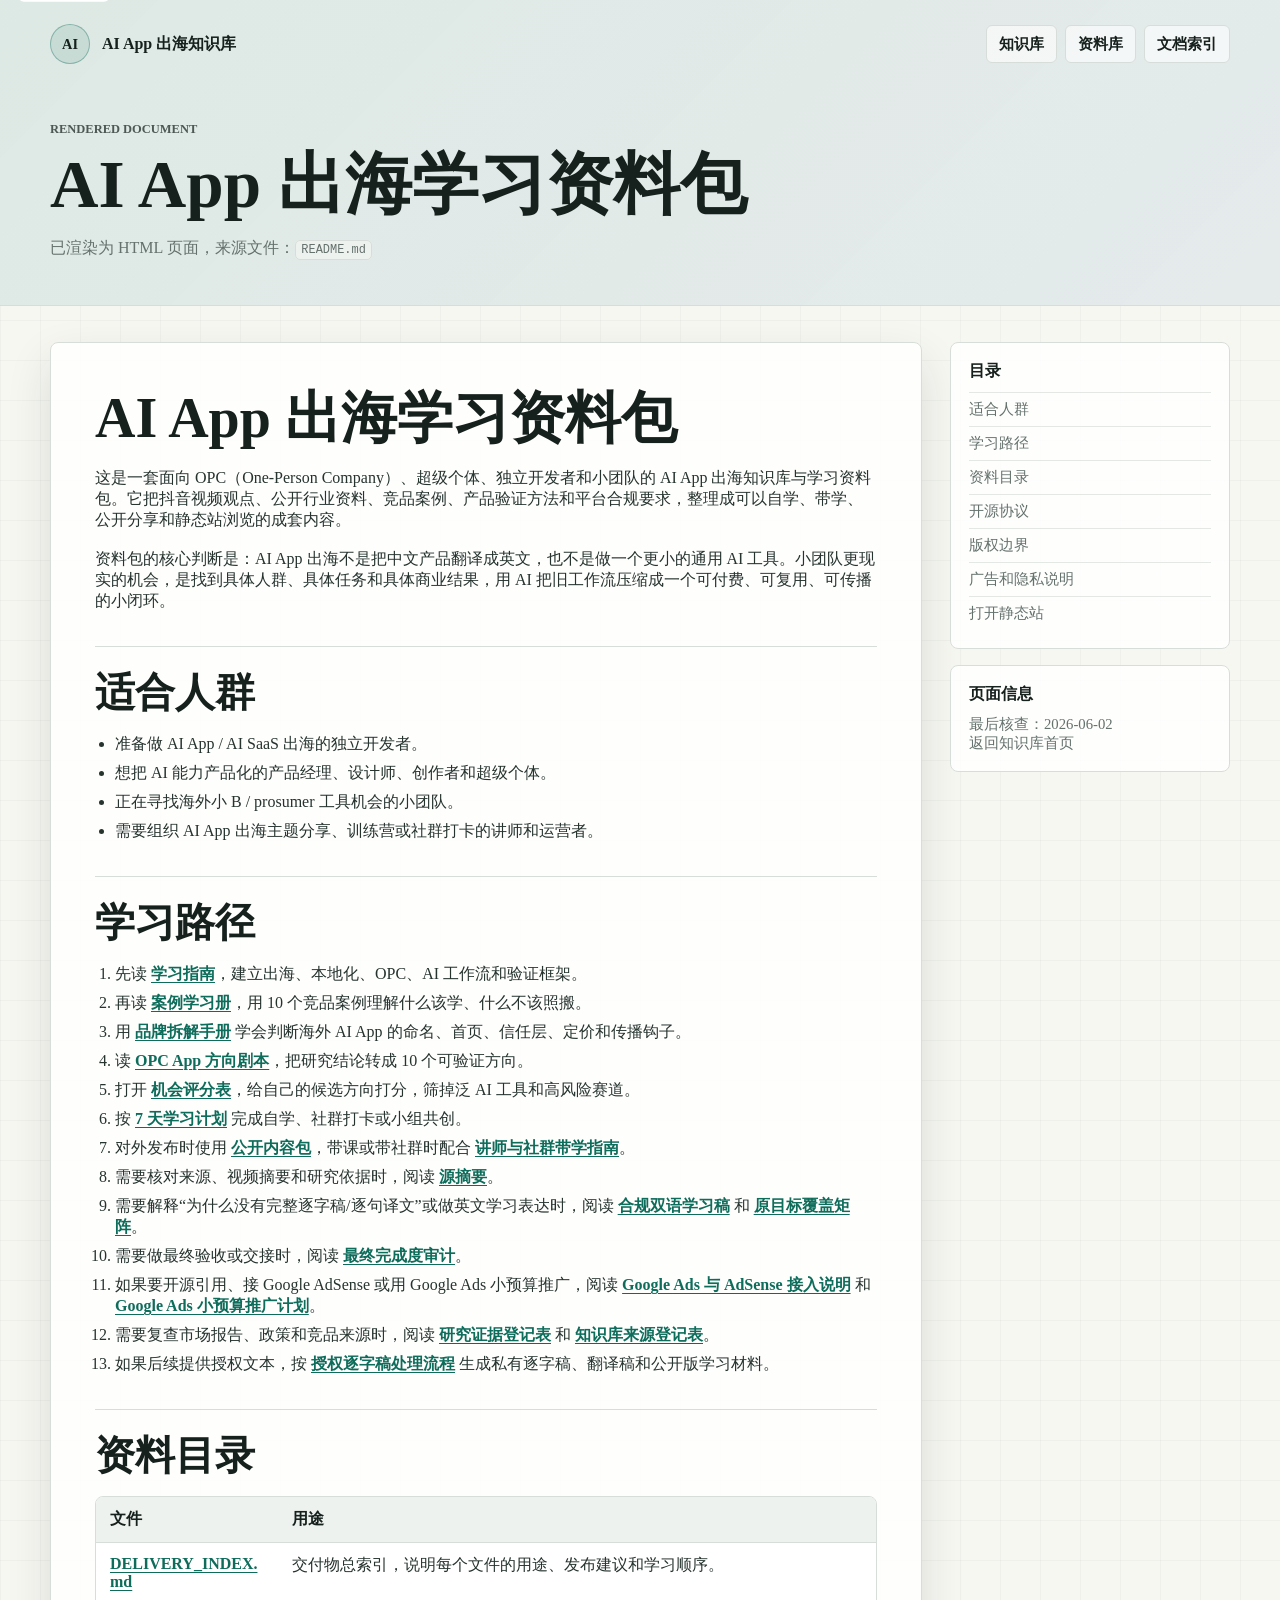
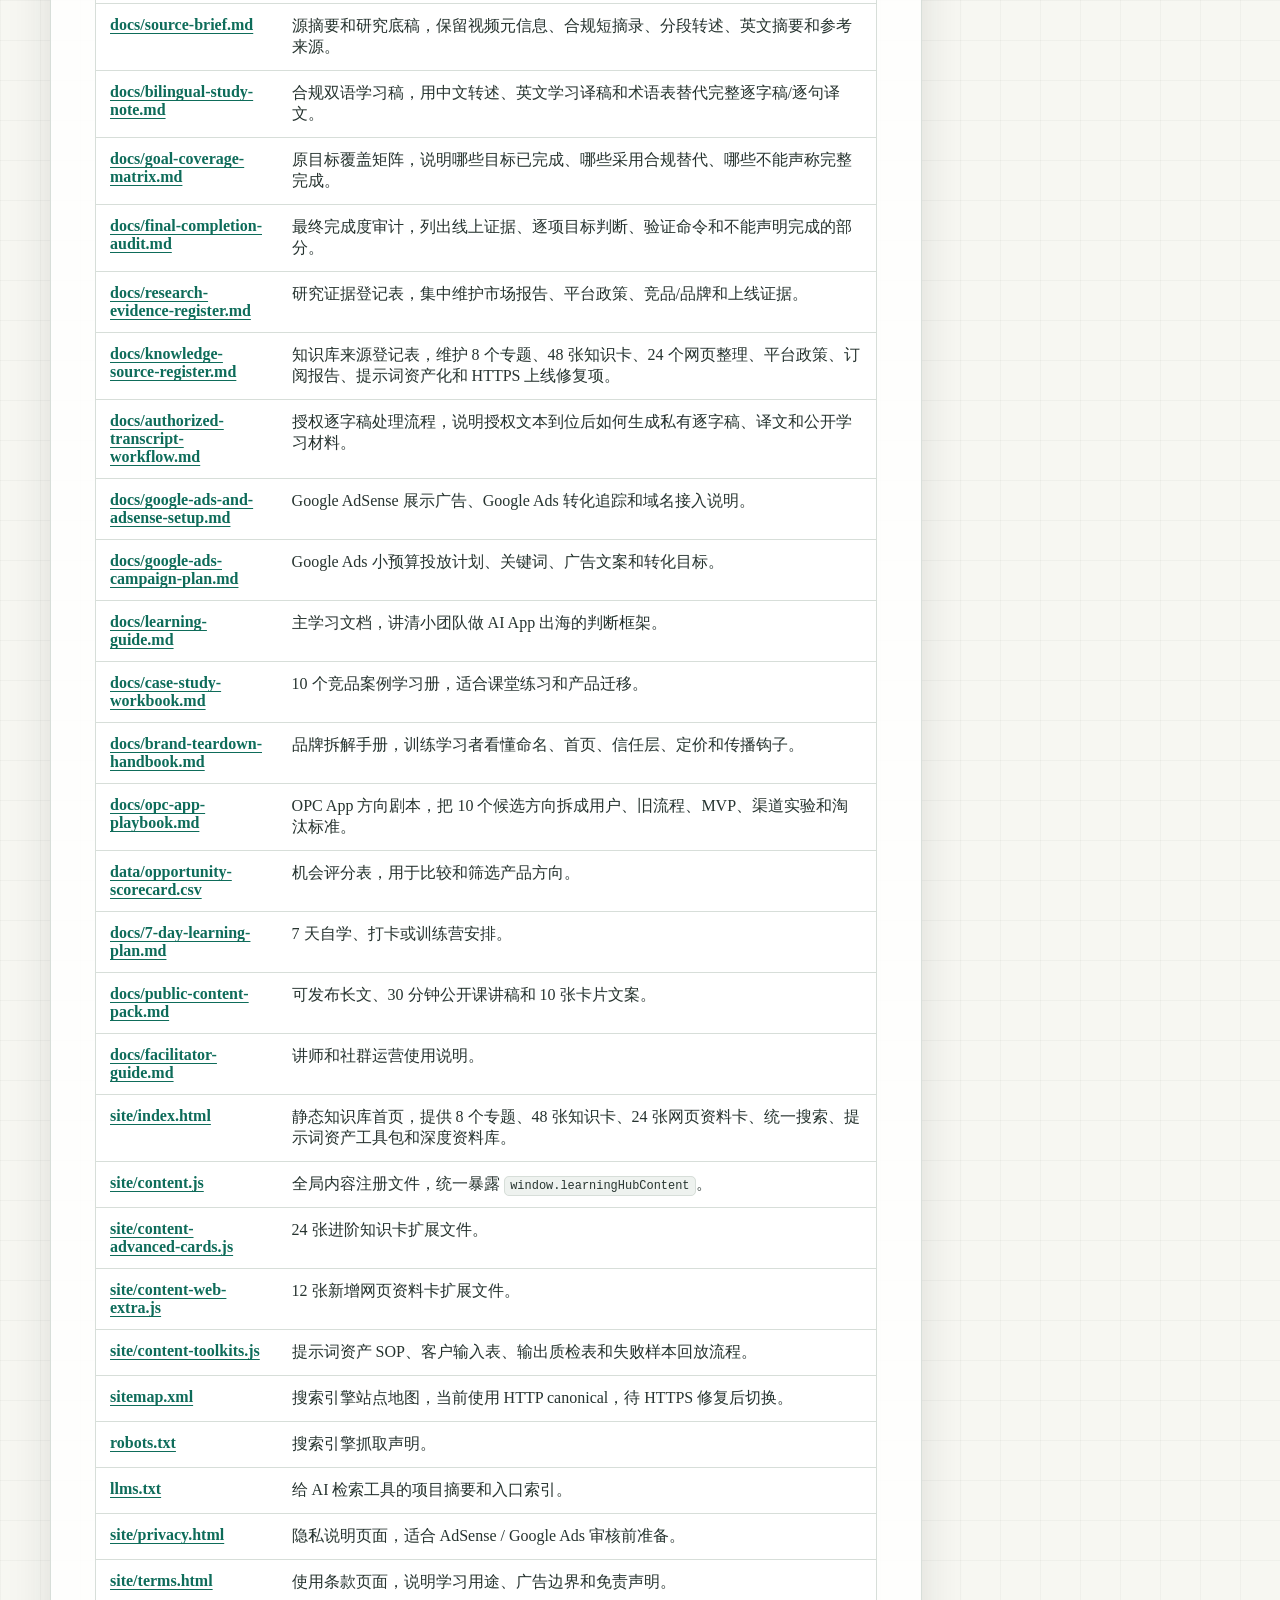
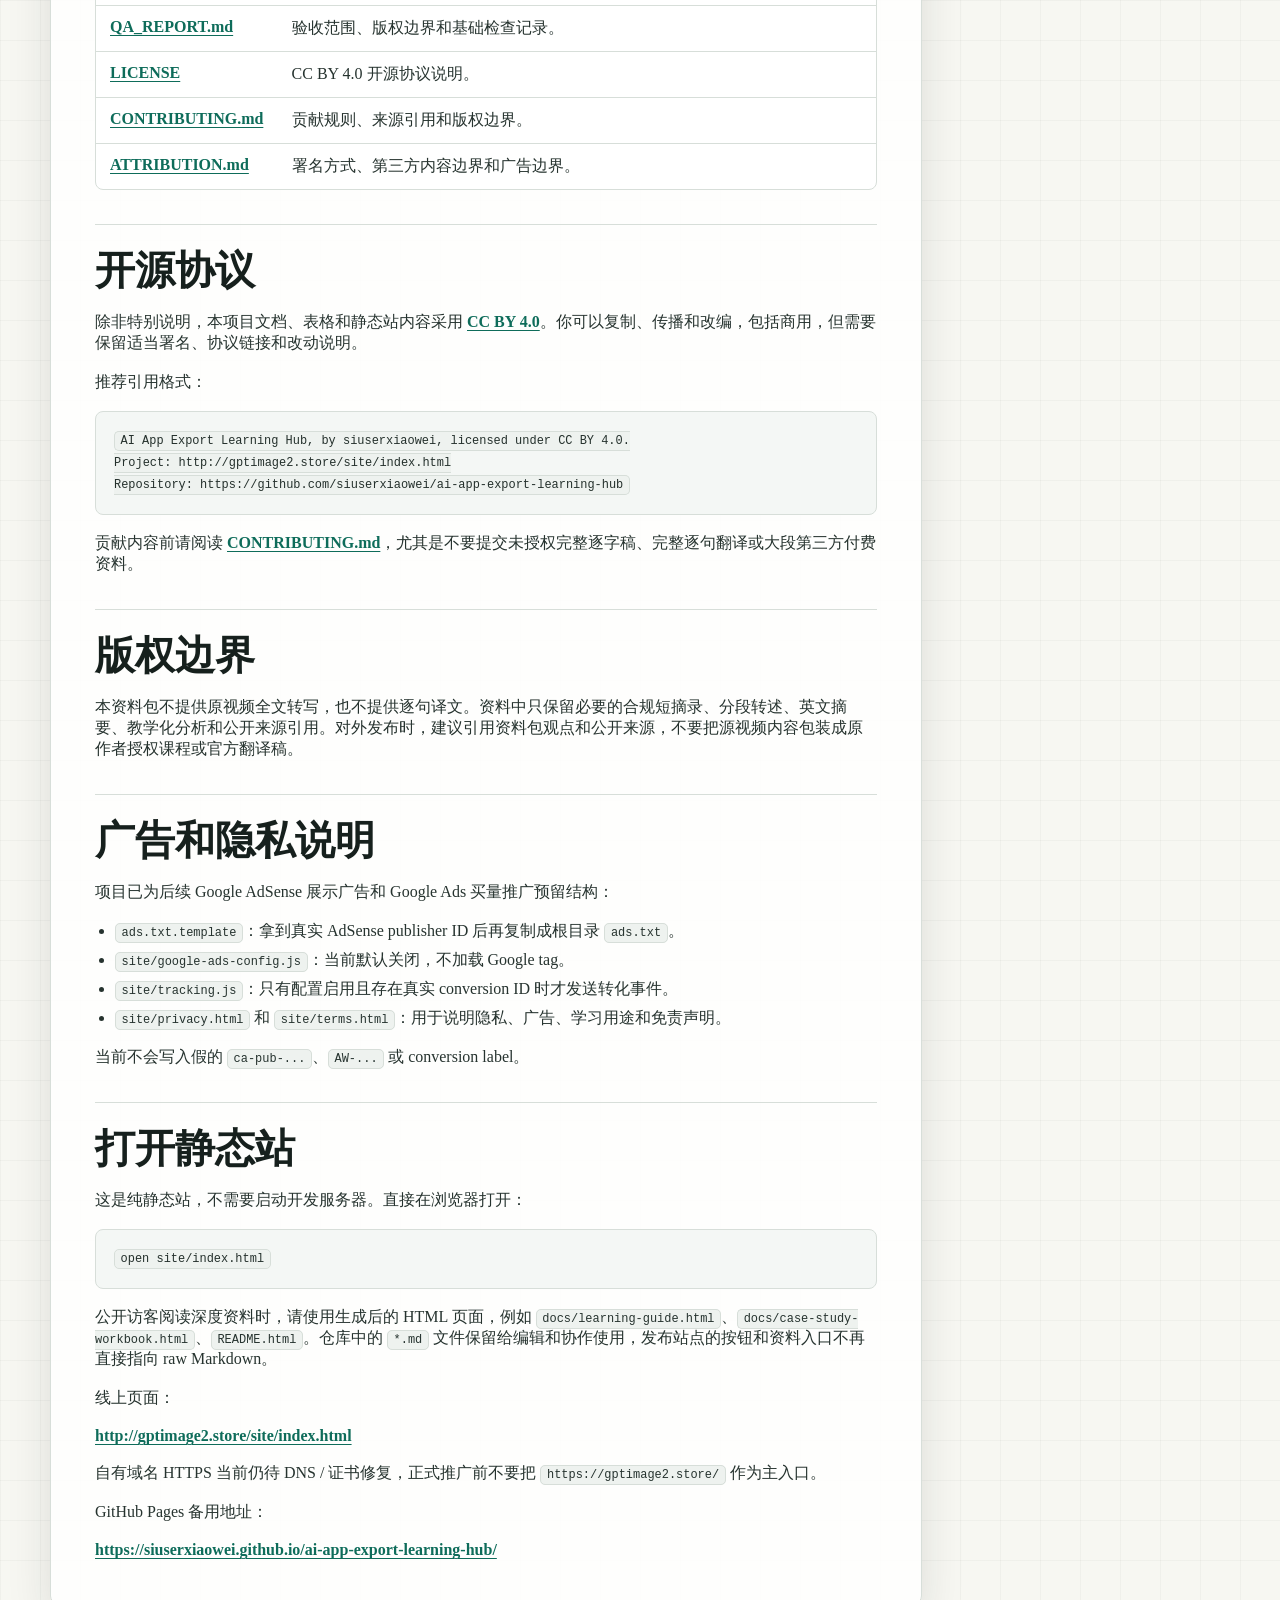
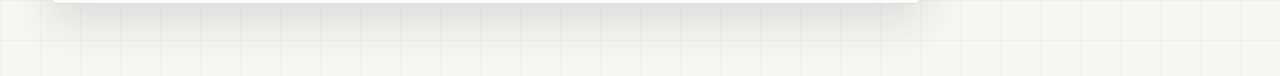
<file: README.html>
<!doctype html>
<html lang="zh-CN">
<head>
  <meta charset="utf-8">
  <meta name="viewport" content="width=device-width, initial-scale=1">
  <title>AI App 出海学习资料包 · AI App 出海知识库</title>
  <meta name="description" content="AI App 出海学习资料包，AI App 出海知识库文档页。">
  <link rel="icon" href="data:,">
  <link rel="stylesheet" href="site/styles.css">
</head>
<body class="doc-body">
  <a class="skip-link" href="#main">跳到正文</a>
  <header class="doc-header">
    <nav class="doc-nav" aria-label="文档导航">
      <a class="brand" href="site/index.html">
        <span class="brand-mark">AI</span>
        <span>AI App 出海知识库</span>
      </a>
      <div class="doc-nav-links">
        <a href="site/index.html#knowledge">知识库</a>
        <a href="site/index.html#downloads">资料库</a>
        <a href="docs/index.html">文档索引</a>
      </div>
    </nav>
    <div class="doc-hero">
      <p class="eyebrow">Rendered Document</p>
      <h1>AI App 出海学习资料包</h1>
      <p>已渲染为 HTML 页面，来源文件：<code>README.md</code></p>
    </div>
  </header>
  <main class="doc-shell" id="main">
    <article class="doc-article">
<h1 id="ai-app-出海学习资料包">AI App 出海学习资料包</h1>
<p>这是一套面向 OPC（One-Person Company）、超级个体、独立开发者和小团队的 AI App 出海知识库与学习资料包。它把抖音视频观点、公开行业资料、竞品案例、产品验证方法和平台合规要求，整理成可以自学、带学、公开分享和静态站浏览的成套内容。</p>
<p>资料包的核心判断是：AI App 出海不是把中文产品翻译成英文，也不是做一个更小的通用 AI 工具。小团队更现实的机会，是找到具体人群、具体任务和具体商业结果，用 AI 把旧工作流压缩成一个可付费、可复用、可传播的小闭环。</p>
<h2 id="适合人群">适合人群</h2>
<ul>
<li>准备做 AI App / AI SaaS 出海的独立开发者。</li>
<li>想把 AI 能力产品化的产品经理、设计师、创作者和超级个体。</li>
<li>正在寻找海外小 B / prosumer 工具机会的小团队。</li>
<li>需要组织 AI App 出海主题分享、训练营或社群打卡的讲师和运营者。</li>
</ul>
<h2 id="学习路径">学习路径</h2>
<ol>
<li>先读 <a href="docs/learning-guide.html">学习指南</a>，建立出海、本地化、OPC、AI 工作流和验证框架。</li>
<li>再读 <a href="docs/case-study-workbook.html">案例学习册</a>，用 10 个竞品案例理解什么该学、什么不该照搬。</li>
<li>用 <a href="docs/brand-teardown-handbook.html">品牌拆解手册</a> 学会判断海外 AI App 的命名、首页、信任层、定价和传播钩子。</li>
<li>读 <a href="docs/opc-app-playbook.html">OPC App 方向剧本</a>，把研究结论转成 10 个可验证方向。</li>
<li>打开 <a href="data/opportunity-scorecard.csv">机会评分表</a>，给自己的候选方向打分，筛掉泛 AI 工具和高风险赛道。</li>
<li>按 <a href="docs/7-day-learning-plan.html">7 天学习计划</a> 完成自学、社群打卡或小组共创。</li>
<li>对外发布时使用 <a href="docs/public-content-pack.html">公开内容包</a>，带课或带社群时配合 <a href="docs/facilitator-guide.html">讲师与社群带学指南</a>。</li>
<li>需要核对来源、视频摘要和研究依据时，阅读 <a href="docs/source-brief.html">源摘要</a>。</li>
<li>需要解释“为什么没有完整逐字稿/逐句译文”或做英文学习表达时，阅读 <a href="docs/bilingual-study-note.html">合规双语学习稿</a> 和 <a href="docs/goal-coverage-matrix.html">原目标覆盖矩阵</a>。</li>
<li>需要做最终验收或交接时，阅读 <a href="docs/final-completion-audit.html">最终完成度审计</a>。</li>
<li>如果要开源引用、接 Google AdSense 或用 Google Ads 小预算推广，阅读 <a href="docs/google-ads-and-adsense-setup.html">Google Ads 与 AdSense 接入说明</a> 和 <a href="docs/google-ads-campaign-plan.html">Google Ads 小预算推广计划</a>。</li>
<li>需要复查市场报告、政策和竞品来源时，阅读 <a href="docs/research-evidence-register.html">研究证据登记表</a> 和 <a href="docs/knowledge-source-register.html">知识库来源登记表</a>。</li>
<li>如果后续提供授权文本，按 <a href="docs/authorized-transcript-workflow.html">授权逐字稿处理流程</a> 生成私有逐字稿、翻译稿和公开版学习材料。</li>
</ol>
<h2 id="资料目录">资料目录</h2>
<div class="doc-table-wrap"><table><thead><tr><th>文件</th><th>用途</th></tr></thead><tbody><tr><td><a href="DELIVERY_INDEX.html">DELIVERY_INDEX.md</a></td><td>交付物总索引，说明每个文件的用途、发布建议和学习顺序。</td></tr><tr><td><a href="docs/source-brief.html">docs/source-brief.md</a></td><td>源摘要和研究底稿，保留视频元信息、合规短摘录、分段转述、英文摘要和参考来源。</td></tr><tr><td><a href="docs/bilingual-study-note.html">docs/bilingual-study-note.md</a></td><td>合规双语学习稿，用中文转述、英文学习译稿和术语表替代完整逐字稿/逐句译文。</td></tr><tr><td><a href="docs/goal-coverage-matrix.html">docs/goal-coverage-matrix.md</a></td><td>原目标覆盖矩阵，说明哪些目标已完成、哪些采用合规替代、哪些不能声称完整完成。</td></tr><tr><td><a href="docs/final-completion-audit.html">docs/final-completion-audit.md</a></td><td>最终完成度审计，列出线上证据、逐项目标判断、验证命令和不能声明完成的部分。</td></tr><tr><td><a href="docs/research-evidence-register.html">docs/research-evidence-register.md</a></td><td>研究证据登记表，集中维护市场报告、平台政策、竞品/品牌和上线证据。</td></tr><tr><td><a href="docs/knowledge-source-register.html">docs/knowledge-source-register.md</a></td><td>知识库来源登记表，维护 8 个专题、48 张知识卡、24 个网页整理、平台政策、订阅报告、提示词资产化和 HTTPS 上线修复项。</td></tr><tr><td><a href="docs/authorized-transcript-workflow.html">docs/authorized-transcript-workflow.md</a></td><td>授权逐字稿处理流程，说明授权文本到位后如何生成私有逐字稿、译文和公开学习材料。</td></tr><tr><td><a href="docs/google-ads-and-adsense-setup.html">docs/google-ads-and-adsense-setup.md</a></td><td>Google AdSense 展示广告、Google Ads 转化追踪和域名接入说明。</td></tr><tr><td><a href="docs/google-ads-campaign-plan.html">docs/google-ads-campaign-plan.md</a></td><td>Google Ads 小预算投放计划、关键词、广告文案和转化目标。</td></tr><tr><td><a href="docs/learning-guide.html">docs/learning-guide.md</a></td><td>主学习文档，讲清小团队做 AI App 出海的判断框架。</td></tr><tr><td><a href="docs/case-study-workbook.html">docs/case-study-workbook.md</a></td><td>10 个竞品案例学习册，适合课堂练习和产品迁移。</td></tr><tr><td><a href="docs/brand-teardown-handbook.html">docs/brand-teardown-handbook.md</a></td><td>品牌拆解手册，训练学习者看懂命名、首页、信任层、定价和传播钩子。</td></tr><tr><td><a href="docs/opc-app-playbook.html">docs/opc-app-playbook.md</a></td><td>OPC App 方向剧本，把 10 个候选方向拆成用户、旧流程、MVP、渠道实验和淘汰标准。</td></tr><tr><td><a href="data/opportunity-scorecard.csv">data/opportunity-scorecard.csv</a></td><td>机会评分表，用于比较和筛选产品方向。</td></tr><tr><td><a href="docs/7-day-learning-plan.html">docs/7-day-learning-plan.md</a></td><td>7 天自学、打卡或训练营安排。</td></tr><tr><td><a href="docs/public-content-pack.html">docs/public-content-pack.md</a></td><td>可发布长文、30 分钟公开课讲稿和 10 张卡片文案。</td></tr><tr><td><a href="docs/facilitator-guide.html">docs/facilitator-guide.md</a></td><td>讲师和社群运营使用说明。</td></tr><tr><td><a href="site/index.html">site/index.html</a></td><td>静态知识库首页，提供 8 个专题、48 张知识卡、24 张网页资料卡、统一搜索、提示词资产工具包和深度资料库。</td></tr><tr><td><a href="site/content.js">site/content.js</a></td><td>全局内容注册文件，统一暴露 <code>window.learningHubContent</code>。</td></tr><tr><td><a href="site/content-advanced-cards.js">site/content-advanced-cards.js</a></td><td>24 张进阶知识卡扩展文件。</td></tr><tr><td><a href="site/content-web-extra.js">site/content-web-extra.js</a></td><td>12 张新增网页资料卡扩展文件。</td></tr><tr><td><a href="site/content-toolkits.js">site/content-toolkits.js</a></td><td>提示词资产 SOP、客户输入表、输出质检表和失败样本回放流程。</td></tr><tr><td><a href="sitemap.xml">sitemap.xml</a></td><td>搜索引擎站点地图，当前使用 HTTP canonical，待 HTTPS 修复后切换。</td></tr><tr><td><a href="robots.txt">robots.txt</a></td><td>搜索引擎抓取声明。</td></tr><tr><td><a href="llms.txt">llms.txt</a></td><td>给 AI 检索工具的项目摘要和入口索引。</td></tr><tr><td><a href="site/privacy.html">site/privacy.html</a></td><td>隐私说明页面，适合 AdSense / Google Ads 审核前准备。</td></tr><tr><td><a href="site/terms.html">site/terms.html</a></td><td>使用条款页面，说明学习用途、广告边界和免责声明。</td></tr><tr><td><a href="QA_REPORT.html">QA_REPORT.md</a></td><td>验收范围、版权边界和基础检查记录。</td></tr><tr><td><a href="LICENSE.html">LICENSE</a></td><td>CC BY 4.0 开源协议说明。</td></tr><tr><td><a href="CONTRIBUTING.html">CONTRIBUTING.md</a></td><td>贡献规则、来源引用和版权边界。</td></tr><tr><td><a href="ATTRIBUTION.html">ATTRIBUTION.md</a></td><td>署名方式、第三方内容边界和广告边界。</td></tr></tbody></table></div>
<h2 id="开源协议">开源协议</h2>
<p>除非特别说明，本项目文档、表格和静态站内容采用 <a href="LICENSE.html">CC BY 4.0</a>。你可以复制、传播和改编，包括商用，但需要保留适当署名、协议链接和改动说明。</p>
<p>推荐引用格式：</p>
<pre><code class="language-text">AI App Export Learning Hub, by siuserxiaowei, licensed under CC BY 4.0.
Project: http://gptimage2.store/site/index.html
Repository: https://github.com/siuserxiaowei/ai-app-export-learning-hub</code></pre>
<p>贡献内容前请阅读 <a href="CONTRIBUTING.html">CONTRIBUTING.md</a>，尤其是不要提交未授权完整逐字稿、完整逐句翻译或大段第三方付费资料。</p>
<h2 id="版权边界">版权边界</h2>
<p>本资料包不提供原视频全文转写，也不提供逐句译文。资料中只保留必要的合规短摘录、分段转述、英文摘要、教学化分析和公开来源引用。对外发布时，建议引用资料包观点和公开来源，不要把源视频内容包装成原作者授权课程或官方翻译稿。</p>
<h2 id="广告和隐私说明">广告和隐私说明</h2>
<p>项目已为后续 Google AdSense 展示广告和 Google Ads 买量推广预留结构：</p>
<ul>
<li><code>ads.txt.template</code>：拿到真实 AdSense publisher ID 后再复制成根目录 <code>ads.txt</code>。</li>
<li><code>site/google-ads-config.js</code>：当前默认关闭，不加载 Google tag。</li>
<li><code>site/tracking.js</code>：只有配置启用且存在真实 conversion ID 时才发送转化事件。</li>
<li><code>site/privacy.html</code> 和 <code>site/terms.html</code>：用于说明隐私、广告、学习用途和免责声明。</li>
</ul>
<p>当前不会写入假的 <code>ca-pub-...</code>、<code>AW-...</code> 或 conversion label。</p>
<h2 id="打开静态站">打开静态站</h2>
<p>这是纯静态站，不需要启动开发服务器。直接在浏览器打开：</p>
<pre><code class="language-bash">open site/index.html</code></pre>
<p>公开访客阅读深度资料时，请使用生成后的 HTML 页面，例如 <code>docs/learning-guide.html</code>、<code>docs/case-study-workbook.html</code>、<code>README.html</code>。仓库中的 <code>*.md</code> 文件保留给编辑和协作使用，发布站点的按钮和资料入口不再直接指向 raw Markdown。</p>
<p>线上页面：</p>
<p><a href="http://gptimage2.store/site/index.html" target="_blank" rel="noreferrer">http://gptimage2.store/site/index.html</a></p>
<p>自有域名 HTTPS 当前仍待 DNS / 证书修复，正式推广前不要把 <code>https://gptimage2.store/</code> 作为主入口。</p>
<p>GitHub Pages 备用地址：</p>
<p><a href="https://siuserxiaowei.github.io/ai-app-export-learning-hub/" target="_blank" rel="noreferrer">https://siuserxiaowei.github.io/ai-app-export-learning-hub/</a></p>
    </article>
    <aside class="doc-side">
      <nav class="doc-toc" aria-label="本文目录"><strong>目录</strong><a class="toc-level-2" href="#适合人群">适合人群</a><a class="toc-level-2" href="#学习路径">学习路径</a><a class="toc-level-2" href="#资料目录">资料目录</a><a class="toc-level-2" href="#开源协议">开源协议</a><a class="toc-level-2" href="#版权边界">版权边界</a><a class="toc-level-2" href="#广告和隐私说明">广告和隐私说明</a><a class="toc-level-2" href="#打开静态站">打开静态站</a></nav>
      <div class="doc-meta">
        <strong>页面信息</strong>
        <span>最后核查：2026-06-02</span>
        <a href="site/index.html">返回知识库首页</a>
      </div>
    </aside>
  </main>
</body>
</html>
</file>
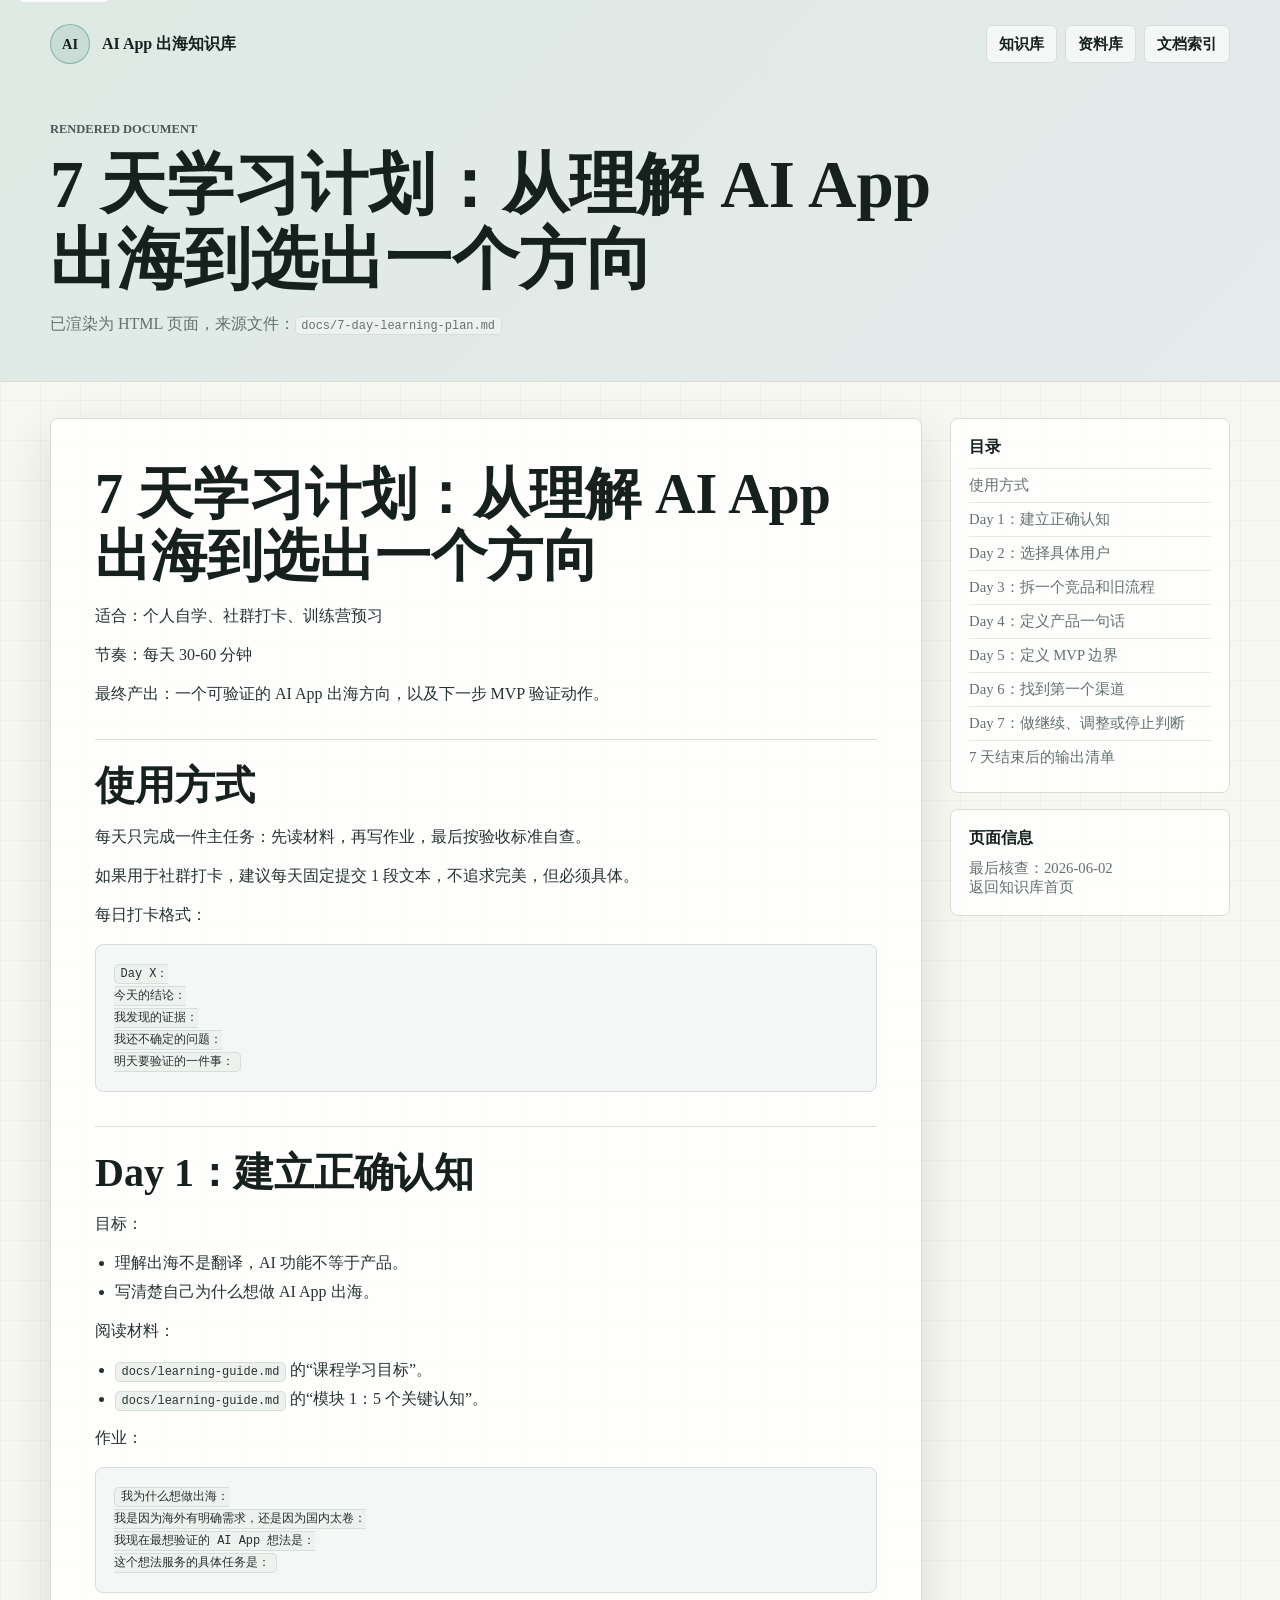
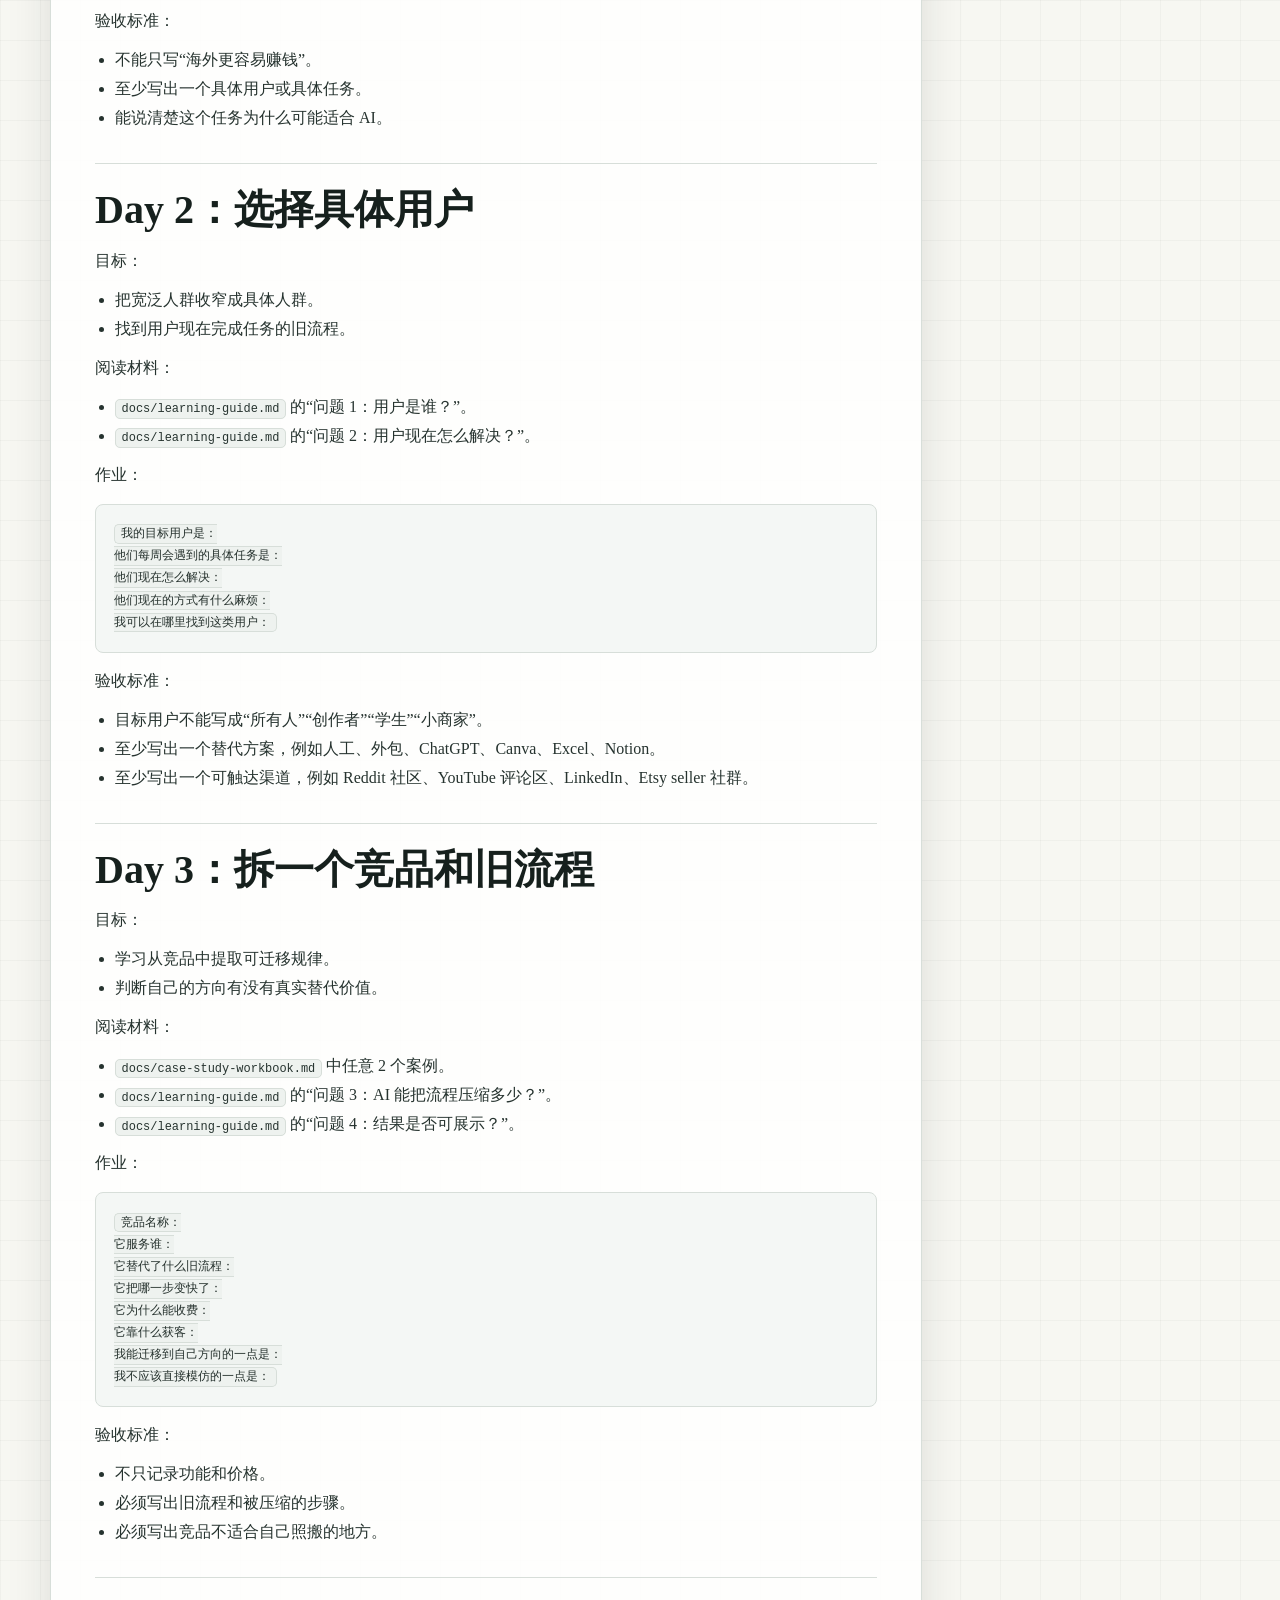
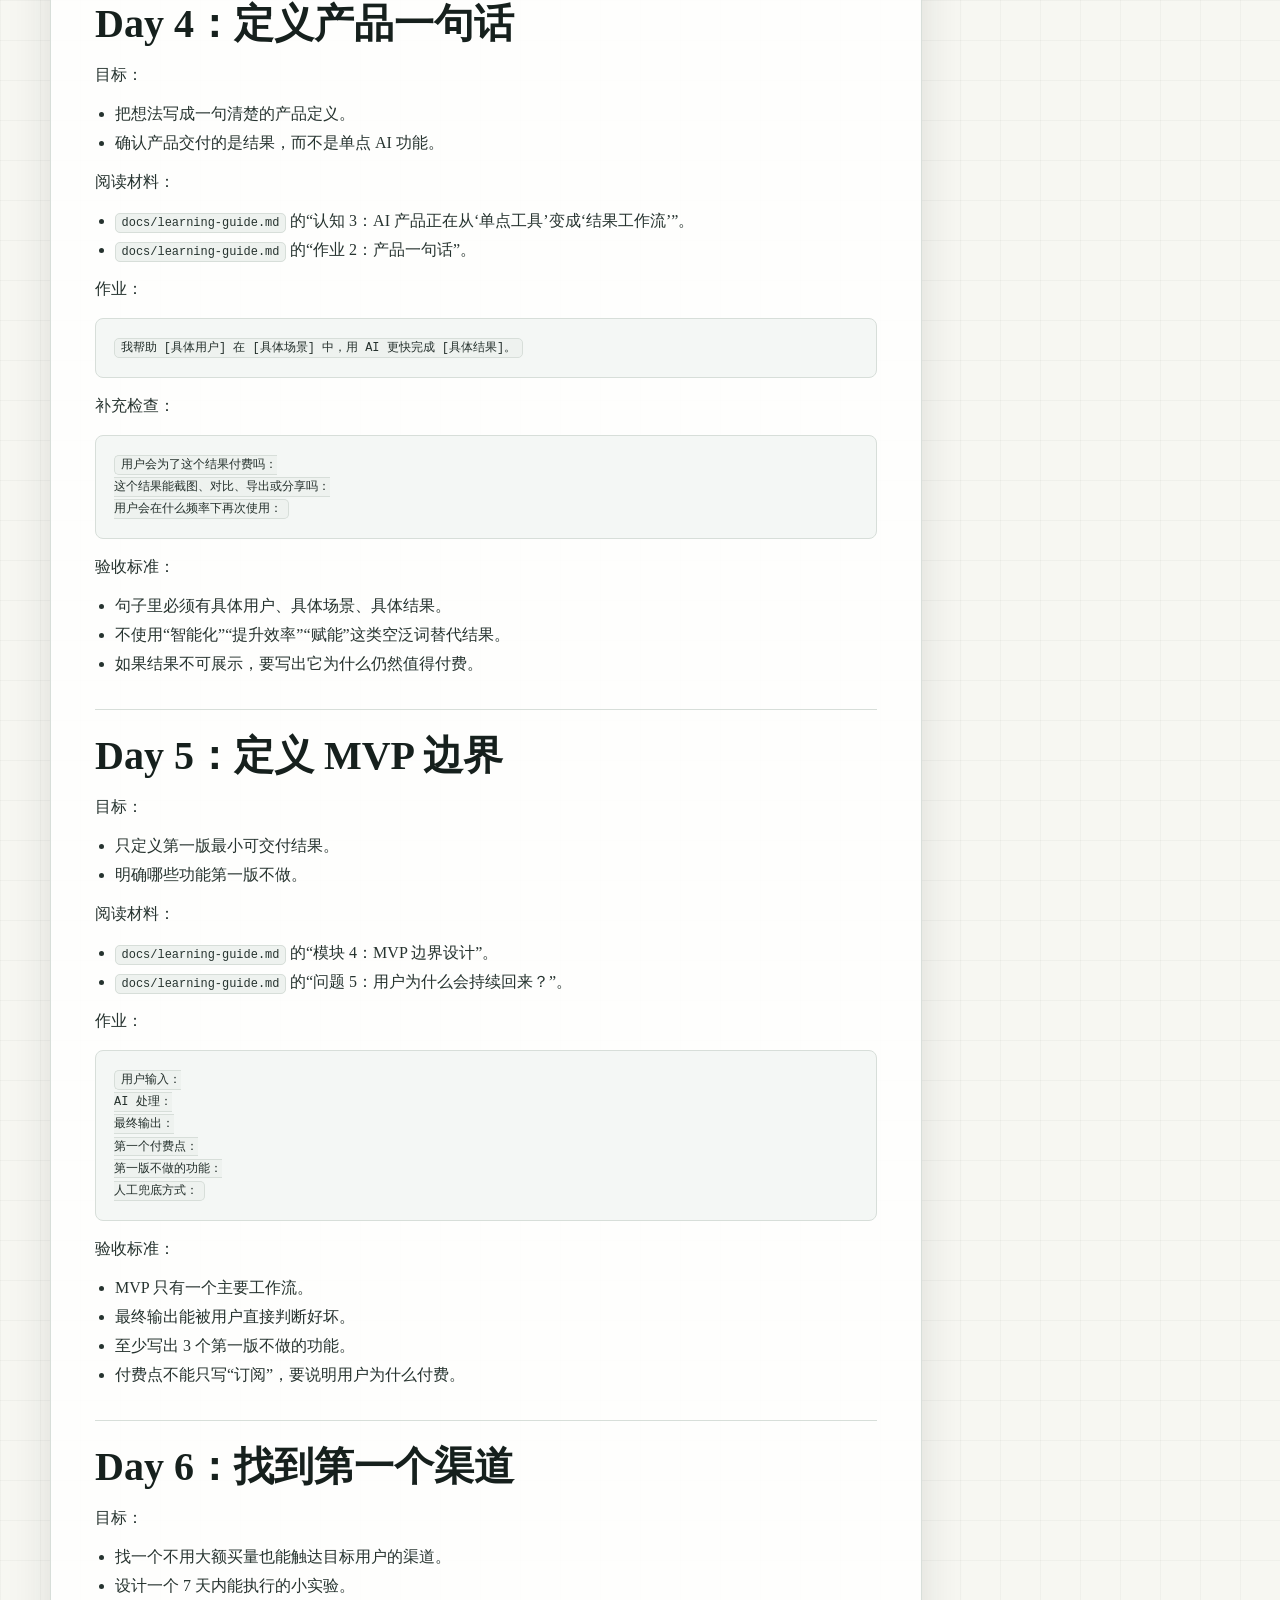
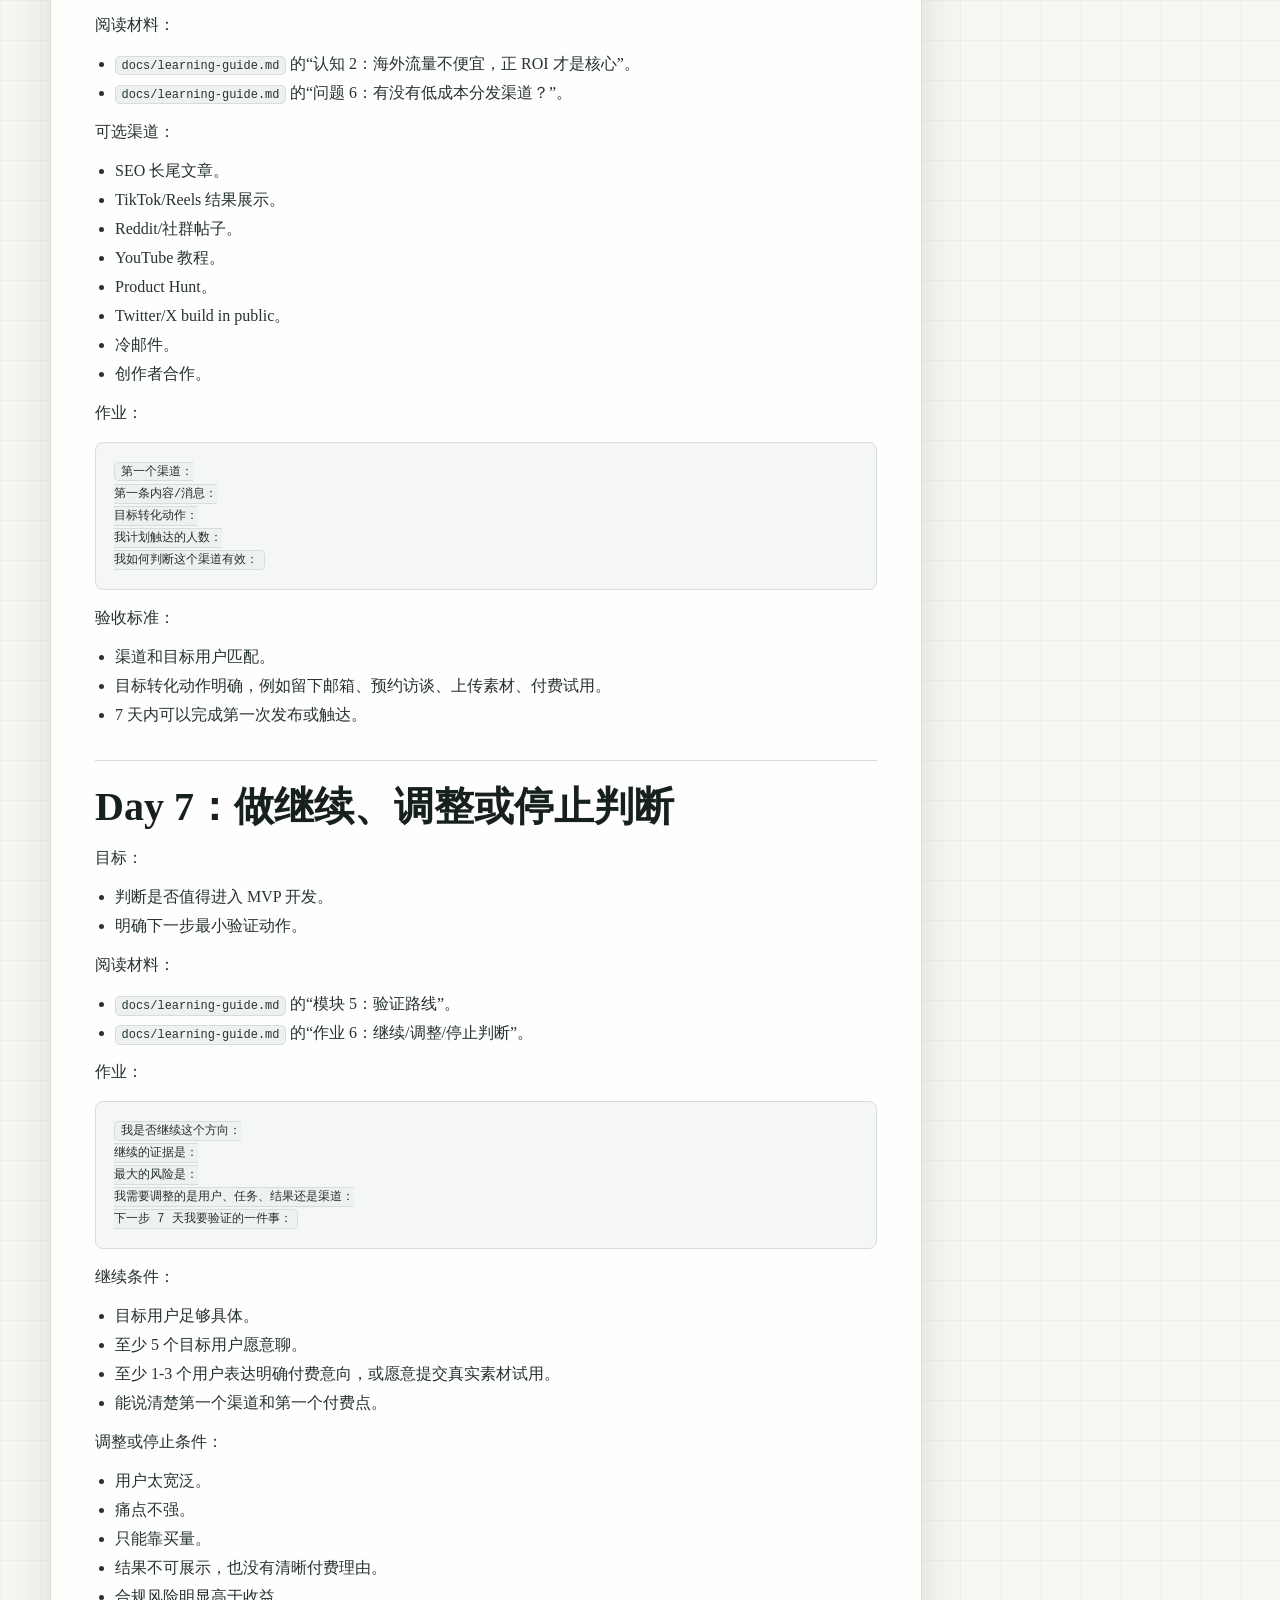
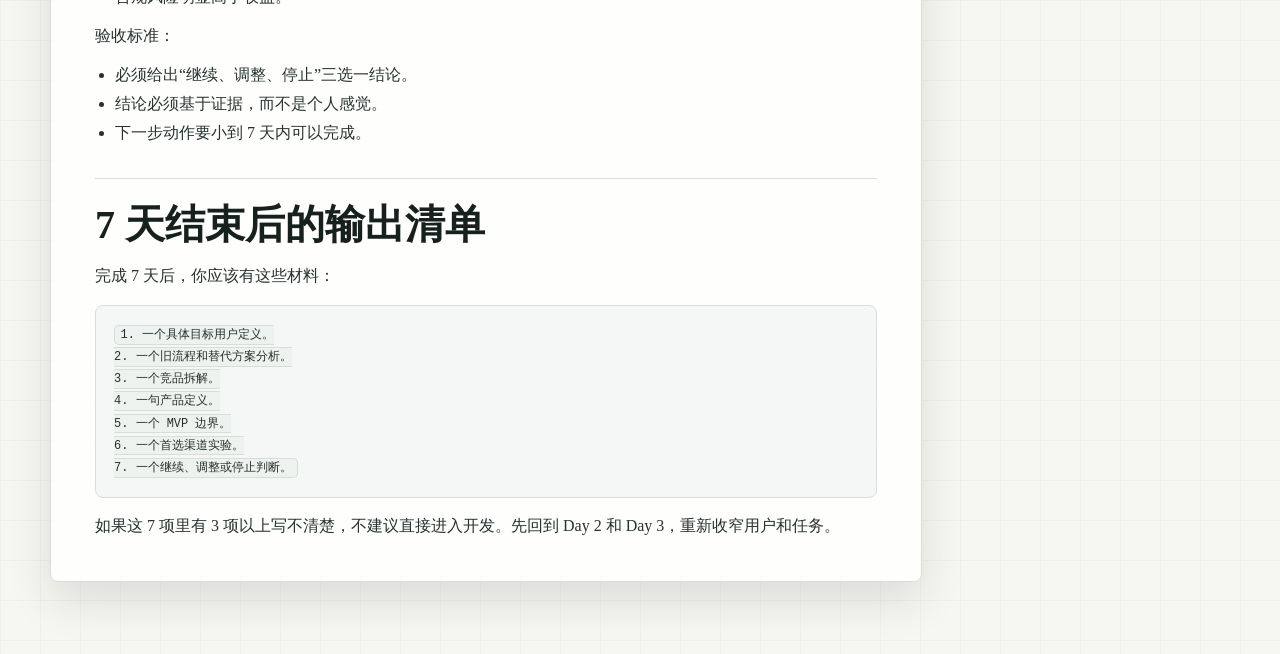
<file: docs/7-day-learning-plan.html>
<!doctype html>
<html lang="zh-CN">
<head>
  <meta charset="utf-8">
  <meta name="viewport" content="width=device-width, initial-scale=1">
  <title>7 天学习计划：从理解 AI App 出海到选出一个方向 · AI App 出海知识库</title>
  <meta name="description" content="7 天学习计划：从理解 AI App 出海到选出一个方向，AI App 出海知识库文档页。">
  <link rel="icon" href="data:,">
  <link rel="stylesheet" href="../site/styles.css">
</head>
<body class="doc-body">
  <a class="skip-link" href="#main">跳到正文</a>
  <header class="doc-header">
    <nav class="doc-nav" aria-label="文档导航">
      <a class="brand" href="../site/index.html">
        <span class="brand-mark">AI</span>
        <span>AI App 出海知识库</span>
      </a>
      <div class="doc-nav-links">
        <a href="../site/index.html#knowledge">知识库</a>
        <a href="../site/index.html#downloads">资料库</a>
        <a href="index.html">文档索引</a>
      </div>
    </nav>
    <div class="doc-hero">
      <p class="eyebrow">Rendered Document</p>
      <h1>7 天学习计划：从理解 AI App 出海到选出一个方向</h1>
      <p>已渲染为 HTML 页面，来源文件：<code>docs/7-day-learning-plan.md</code></p>
    </div>
  </header>
  <main class="doc-shell" id="main">
    <article class="doc-article">
<h1 id="7-天学习计划-从理解-ai-app-出海到选出一个方向">7 天学习计划：从理解 AI App 出海到选出一个方向</h1>
<p>适合：个人自学、社群打卡、训练营预习</p>
<p>节奏：每天 30-60 分钟</p>
<p>最终产出：一个可验证的 AI App 出海方向，以及下一步 MVP 验证动作。</p>
<h2 id="使用方式">使用方式</h2>
<p>每天只完成一件主任务：先读材料，再写作业，最后按验收标准自查。</p>
<p>如果用于社群打卡，建议每天固定提交 1 段文本，不追求完美，但必须具体。</p>
<p>每日打卡格式：</p>
<pre><code class="language-text">Day X：
今天的结论：
我发现的证据：
我还不确定的问题：
明天要验证的一件事：</code></pre>
<h2 id="day-1-建立正确认知">Day 1：建立正确认知</h2>
<p>目标：</p>
<ul>
<li>理解出海不是翻译，AI 功能不等于产品。</li>
<li>写清楚自己为什么想做 AI App 出海。</li>
</ul>
<p>阅读材料：</p>
<ul>
<li><code>docs/learning-guide.md</code> 的“课程学习目标”。</li>
<li><code>docs/learning-guide.md</code> 的“模块 1：5 个关键认知”。</li>
</ul>
<p>作业：</p>
<pre><code class="language-text">我为什么想做出海：
我是因为海外有明确需求，还是因为国内太卷：
我现在最想验证的 AI App 想法是：
这个想法服务的具体任务是：</code></pre>
<p>验收标准：</p>
<ul>
<li>不能只写“海外更容易赚钱”。</li>
<li>至少写出一个具体用户或具体任务。</li>
<li>能说清楚这个任务为什么可能适合 AI。</li>
</ul>
<h2 id="day-2-选择具体用户">Day 2：选择具体用户</h2>
<p>目标：</p>
<ul>
<li>把宽泛人群收窄成具体人群。</li>
<li>找到用户现在完成任务的旧流程。</li>
</ul>
<p>阅读材料：</p>
<ul>
<li><code>docs/learning-guide.md</code> 的“问题 1：用户是谁？”。</li>
<li><code>docs/learning-guide.md</code> 的“问题 2：用户现在怎么解决？”。</li>
</ul>
<p>作业：</p>
<pre><code class="language-text">我的目标用户是：
他们每周会遇到的具体任务是：
他们现在怎么解决：
他们现在的方式有什么麻烦：
我可以在哪里找到这类用户：</code></pre>
<p>验收标准：</p>
<ul>
<li>目标用户不能写成“所有人”“创作者”“学生”“小商家”。</li>
<li>至少写出一个替代方案，例如人工、外包、ChatGPT、Canva、Excel、Notion。</li>
<li>至少写出一个可触达渠道，例如 Reddit 社区、YouTube 评论区、LinkedIn、Etsy seller 社群。</li>
</ul>
<h2 id="day-3-拆一个竞品和旧流程">Day 3：拆一个竞品和旧流程</h2>
<p>目标：</p>
<ul>
<li>学习从竞品中提取可迁移规律。</li>
<li>判断自己的方向有没有真实替代价值。</li>
</ul>
<p>阅读材料：</p>
<ul>
<li><code>docs/case-study-workbook.md</code> 中任意 2 个案例。</li>
<li><code>docs/learning-guide.md</code> 的“问题 3：AI 能把流程压缩多少？”。</li>
<li><code>docs/learning-guide.md</code> 的“问题 4：结果是否可展示？”。</li>
</ul>
<p>作业：</p>
<pre><code class="language-text">竞品名称：
它服务谁：
它替代了什么旧流程：
它把哪一步变快了：
它为什么能收费：
它靠什么获客：
我能迁移到自己方向的一点是：
我不应该直接模仿的一点是：</code></pre>
<p>验收标准：</p>
<ul>
<li>不只记录功能和价格。</li>
<li>必须写出旧流程和被压缩的步骤。</li>
<li>必须写出竞品不适合自己照搬的地方。</li>
</ul>
<h2 id="day-4-定义产品一句话">Day 4：定义产品一句话</h2>
<p>目标：</p>
<ul>
<li>把想法写成一句清楚的产品定义。</li>
<li>确认产品交付的是结果，而不是单点 AI 功能。</li>
</ul>
<p>阅读材料：</p>
<ul>
<li><code>docs/learning-guide.md</code> 的“认知 3：AI 产品正在从‘单点工具’变成‘结果工作流’”。</li>
<li><code>docs/learning-guide.md</code> 的“作业 2：产品一句话”。</li>
</ul>
<p>作业：</p>
<pre><code class="language-text">我帮助 [具体用户] 在 [具体场景] 中，用 AI 更快完成 [具体结果]。</code></pre>
<p>补充检查：</p>
<pre><code class="language-text">用户会为了这个结果付费吗：
这个结果能截图、对比、导出或分享吗：
用户会在什么频率下再次使用：</code></pre>
<p>验收标准：</p>
<ul>
<li>句子里必须有具体用户、具体场景、具体结果。</li>
<li>不使用“智能化”“提升效率”“赋能”这类空泛词替代结果。</li>
<li>如果结果不可展示，要写出它为什么仍然值得付费。</li>
</ul>
<h2 id="day-5-定义-mvp-边界">Day 5：定义 MVP 边界</h2>
<p>目标：</p>
<ul>
<li>只定义第一版最小可交付结果。</li>
<li>明确哪些功能第一版不做。</li>
</ul>
<p>阅读材料：</p>
<ul>
<li><code>docs/learning-guide.md</code> 的“模块 4：MVP 边界设计”。</li>
<li><code>docs/learning-guide.md</code> 的“问题 5：用户为什么会持续回来？”。</li>
</ul>
<p>作业：</p>
<pre><code class="language-text">用户输入：
AI 处理：
最终输出：
第一个付费点：
第一版不做的功能：
人工兜底方式：</code></pre>
<p>验收标准：</p>
<ul>
<li>MVP 只有一个主要工作流。</li>
<li>最终输出能被用户直接判断好坏。</li>
<li>至少写出 3 个第一版不做的功能。</li>
<li>付费点不能只写“订阅”，要说明用户为什么付费。</li>
</ul>
<h2 id="day-6-找到第一个渠道">Day 6：找到第一个渠道</h2>
<p>目标：</p>
<ul>
<li>找一个不用大额买量也能触达目标用户的渠道。</li>
<li>设计一个 7 天内能执行的小实验。</li>
</ul>
<p>阅读材料：</p>
<ul>
<li><code>docs/learning-guide.md</code> 的“认知 2：海外流量不便宜，正 ROI 才是核心”。</li>
<li><code>docs/learning-guide.md</code> 的“问题 6：有没有低成本分发渠道？”。</li>
</ul>
<p>可选渠道：</p>
<ul>
<li>SEO 长尾文章。</li>
<li>TikTok/Reels 结果展示。</li>
<li>Reddit/社群帖子。</li>
<li>YouTube 教程。</li>
<li>Product Hunt。</li>
<li>Twitter/X build in public。</li>
<li>冷邮件。</li>
<li>创作者合作。</li>
</ul>
<p>作业：</p>
<pre><code class="language-text">第一个渠道：
第一条内容/消息：
目标转化动作：
我计划触达的人数：
我如何判断这个渠道有效：</code></pre>
<p>验收标准：</p>
<ul>
<li>渠道和目标用户匹配。</li>
<li>目标转化动作明确，例如留下邮箱、预约访谈、上传素材、付费试用。</li>
<li>7 天内可以完成第一次发布或触达。</li>
</ul>
<h2 id="day-7-做继续-调整或停止判断">Day 7：做继续、调整或停止判断</h2>
<p>目标：</p>
<ul>
<li>判断是否值得进入 MVP 开发。</li>
<li>明确下一步最小验证动作。</li>
</ul>
<p>阅读材料：</p>
<ul>
<li><code>docs/learning-guide.md</code> 的“模块 5：验证路线”。</li>
<li><code>docs/learning-guide.md</code> 的“作业 6：继续/调整/停止判断”。</li>
</ul>
<p>作业：</p>
<pre><code class="language-text">我是否继续这个方向：
继续的证据是：
最大的风险是：
我需要调整的是用户、任务、结果还是渠道：
下一步 7 天我要验证的一件事：</code></pre>
<p>继续条件：</p>
<ul>
<li>目标用户足够具体。</li>
<li>至少 5 个目标用户愿意聊。</li>
<li>至少 1-3 个用户表达明确付费意向，或愿意提交真实素材试用。</li>
<li>能说清楚第一个渠道和第一个付费点。</li>
</ul>
<p>调整或停止条件：</p>
<ul>
<li>用户太宽泛。</li>
<li>痛点不强。</li>
<li>只能靠买量。</li>
<li>结果不可展示，也没有清晰付费理由。</li>
<li>合规风险明显高于收益。</li>
</ul>
<p>验收标准：</p>
<ul>
<li>必须给出“继续、调整、停止”三选一结论。</li>
<li>结论必须基于证据，而不是个人感觉。</li>
<li>下一步动作要小到 7 天内可以完成。</li>
</ul>
<h2 id="7-天结束后的输出清单">7 天结束后的输出清单</h2>
<p>完成 7 天后，你应该有这些材料：</p>
<pre><code class="language-text">1. 一个具体目标用户定义。
2. 一个旧流程和替代方案分析。
3. 一个竞品拆解。
4. 一句产品定义。
5. 一个 MVP 边界。
6. 一个首选渠道实验。
7. 一个继续、调整或停止判断。</code></pre>
<p>如果这 7 项里有 3 项以上写不清楚，不建议直接进入开发。先回到 Day 2 和 Day 3，重新收窄用户和任务。</p>
    </article>
    <aside class="doc-side">
      <nav class="doc-toc" aria-label="本文目录"><strong>目录</strong><a class="toc-level-2" href="#使用方式">使用方式</a><a class="toc-level-2" href="#day-1-建立正确认知">Day 1：建立正确认知</a><a class="toc-level-2" href="#day-2-选择具体用户">Day 2：选择具体用户</a><a class="toc-level-2" href="#day-3-拆一个竞品和旧流程">Day 3：拆一个竞品和旧流程</a><a class="toc-level-2" href="#day-4-定义产品一句话">Day 4：定义产品一句话</a><a class="toc-level-2" href="#day-5-定义-mvp-边界">Day 5：定义 MVP 边界</a><a class="toc-level-2" href="#day-6-找到第一个渠道">Day 6：找到第一个渠道</a><a class="toc-level-2" href="#day-7-做继续-调整或停止判断">Day 7：做继续、调整或停止判断</a><a class="toc-level-2" href="#7-天结束后的输出清单">7 天结束后的输出清单</a></nav>
      <div class="doc-meta">
        <strong>页面信息</strong>
        <span>最后核查：2026-06-02</span>
        <a href="../site/index.html">返回知识库首页</a>
      </div>
    </aside>
  </main>
</body>
</html>
</file>
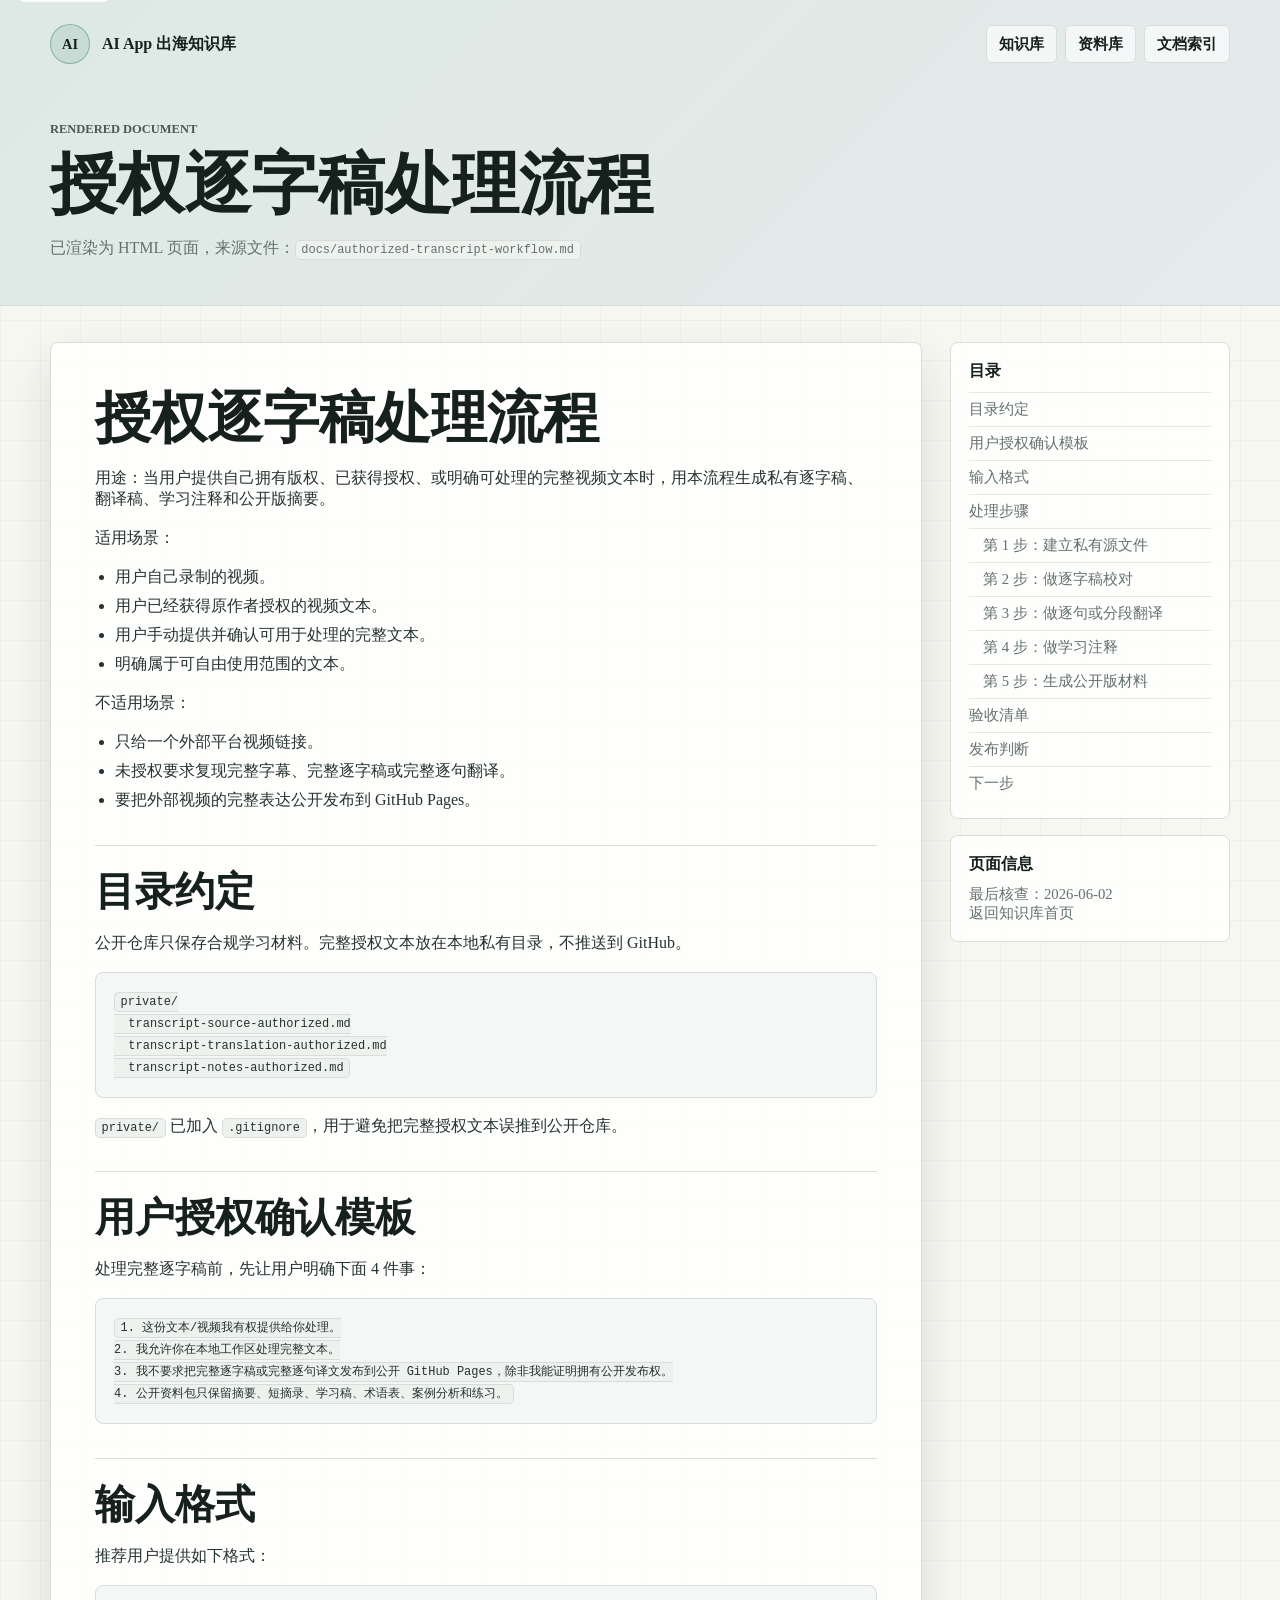
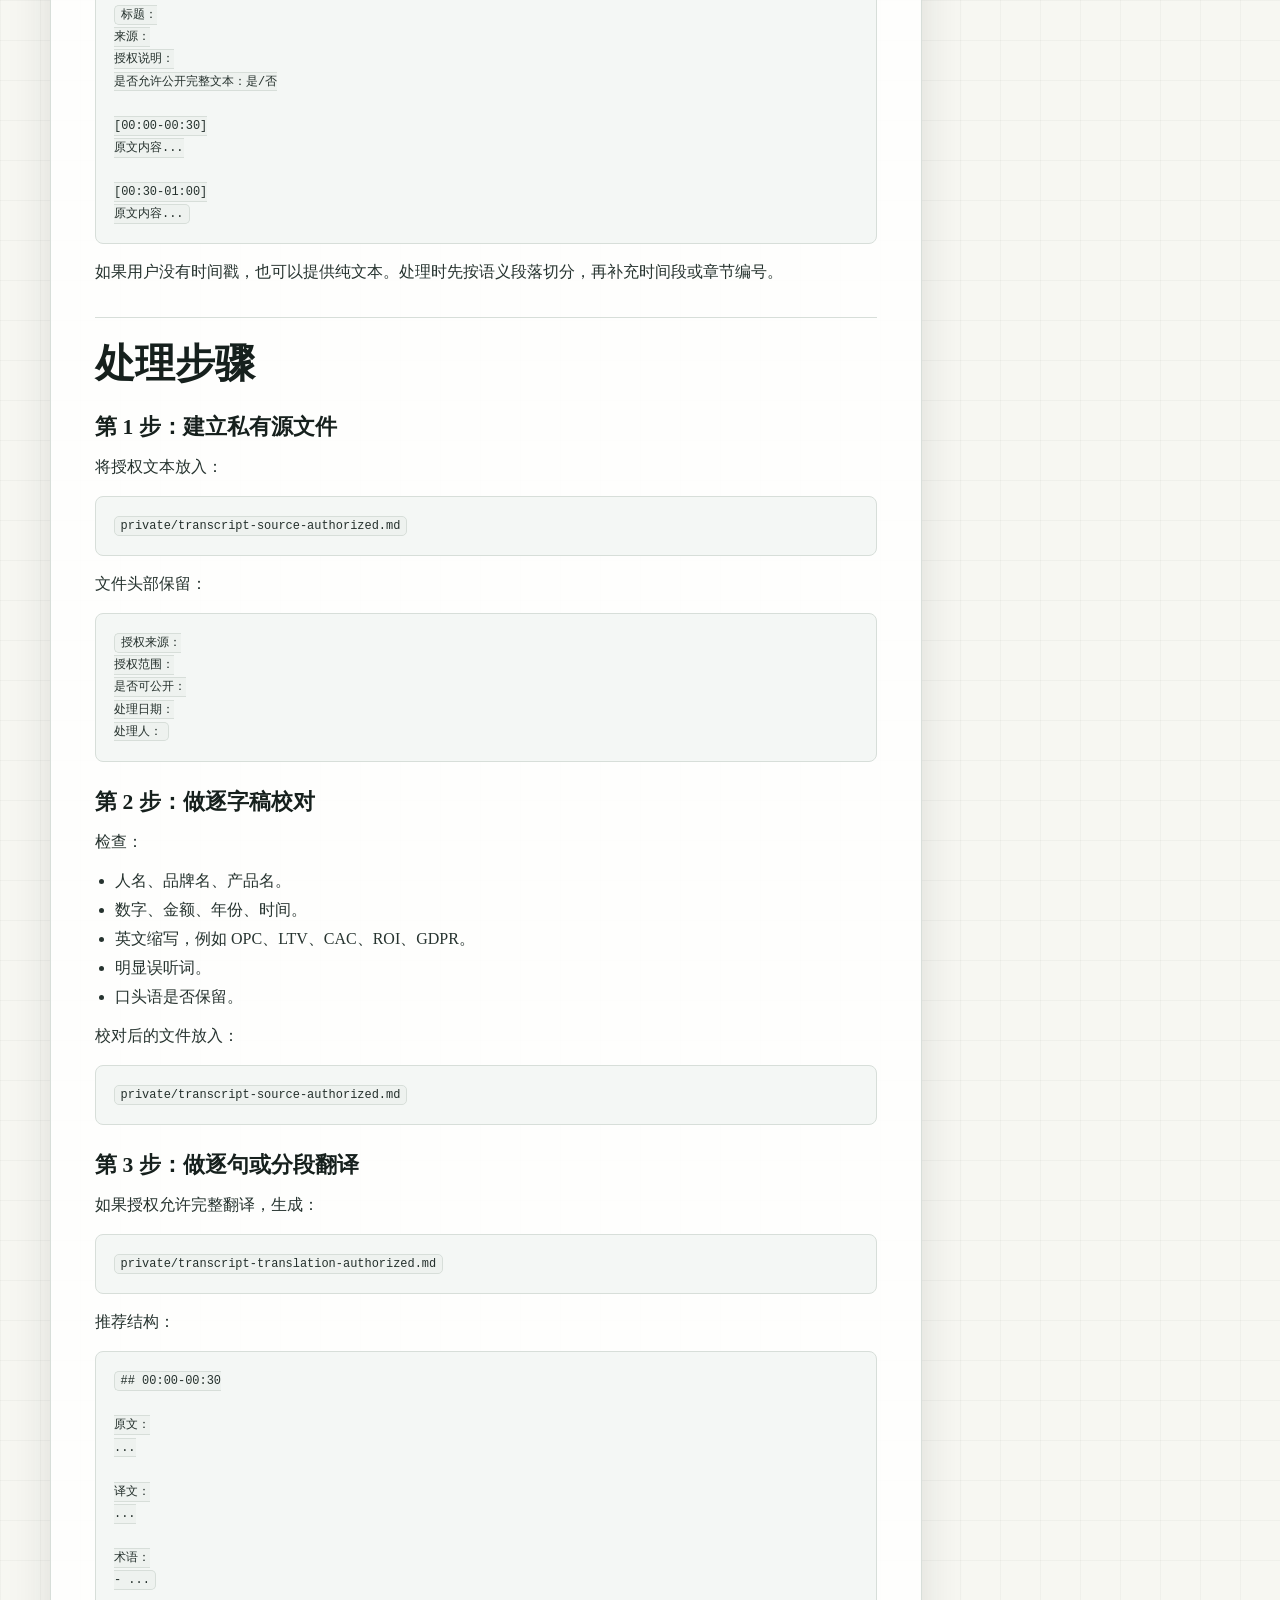
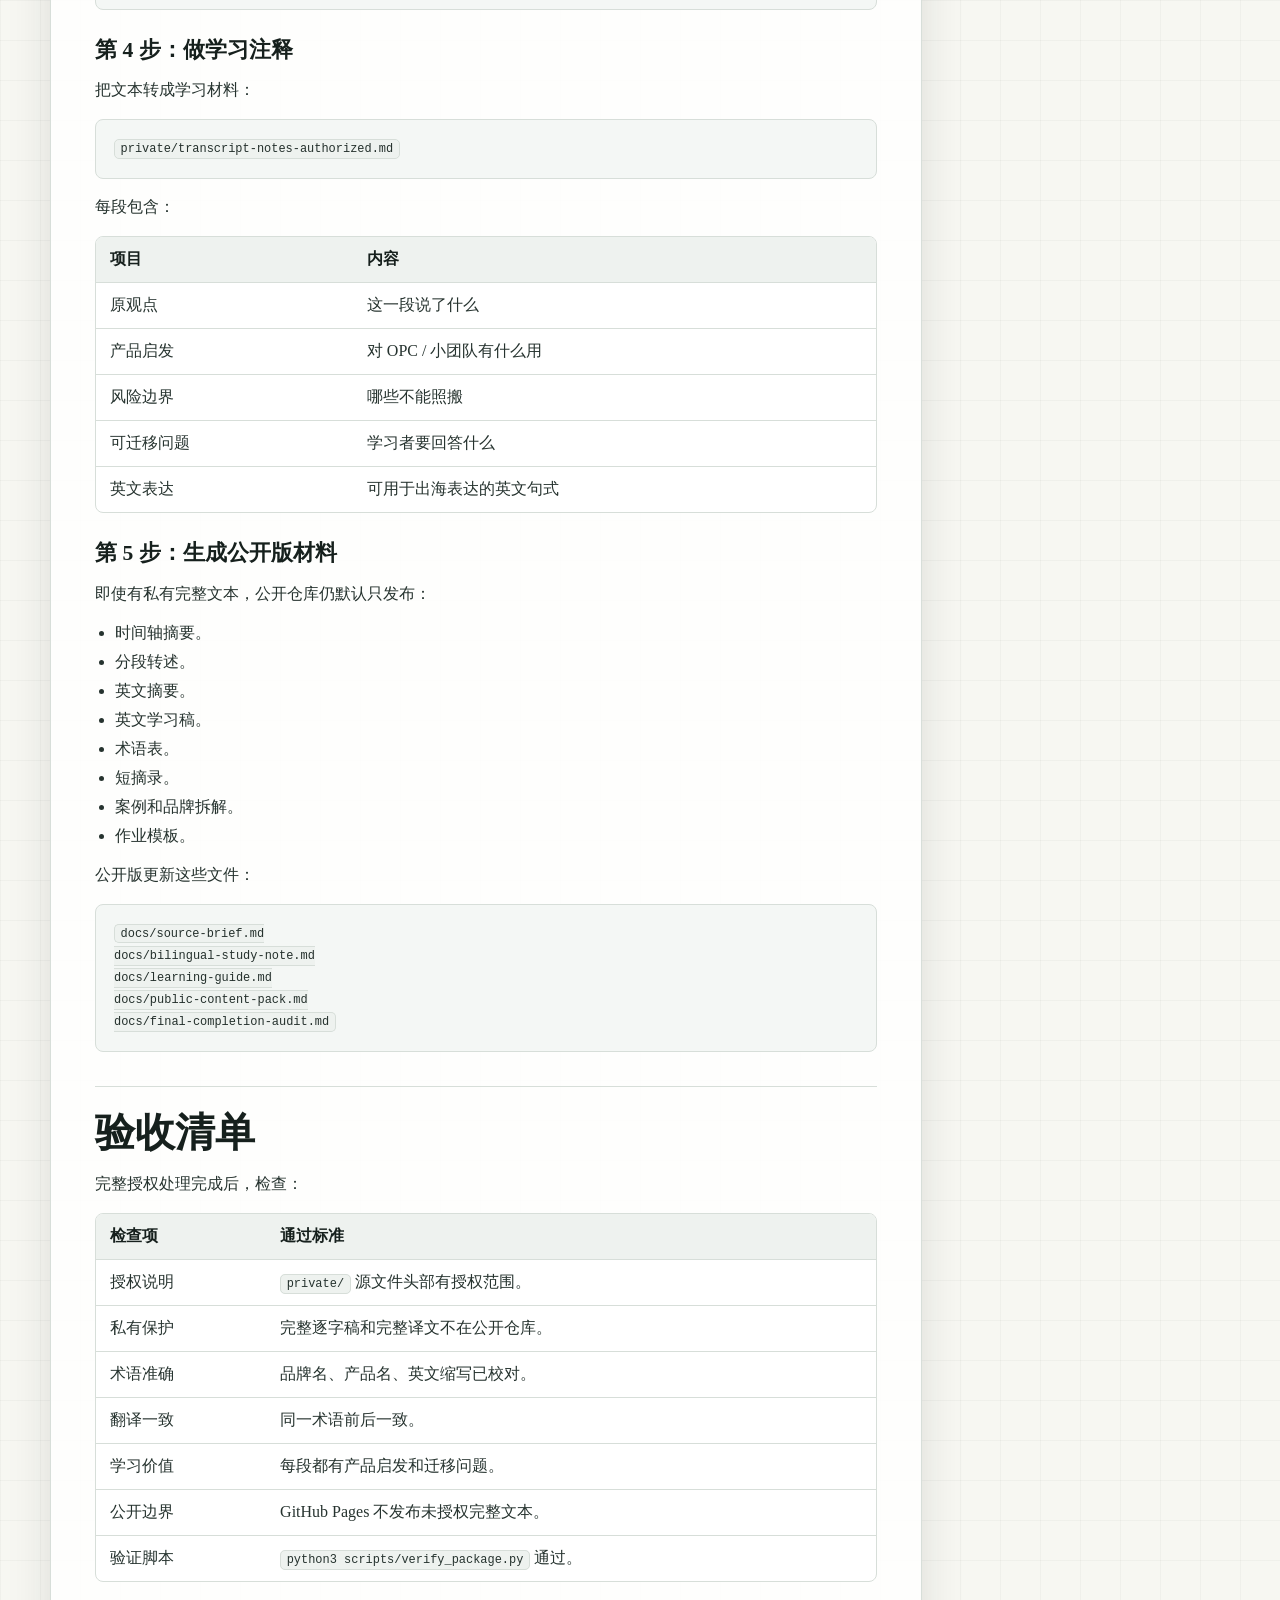
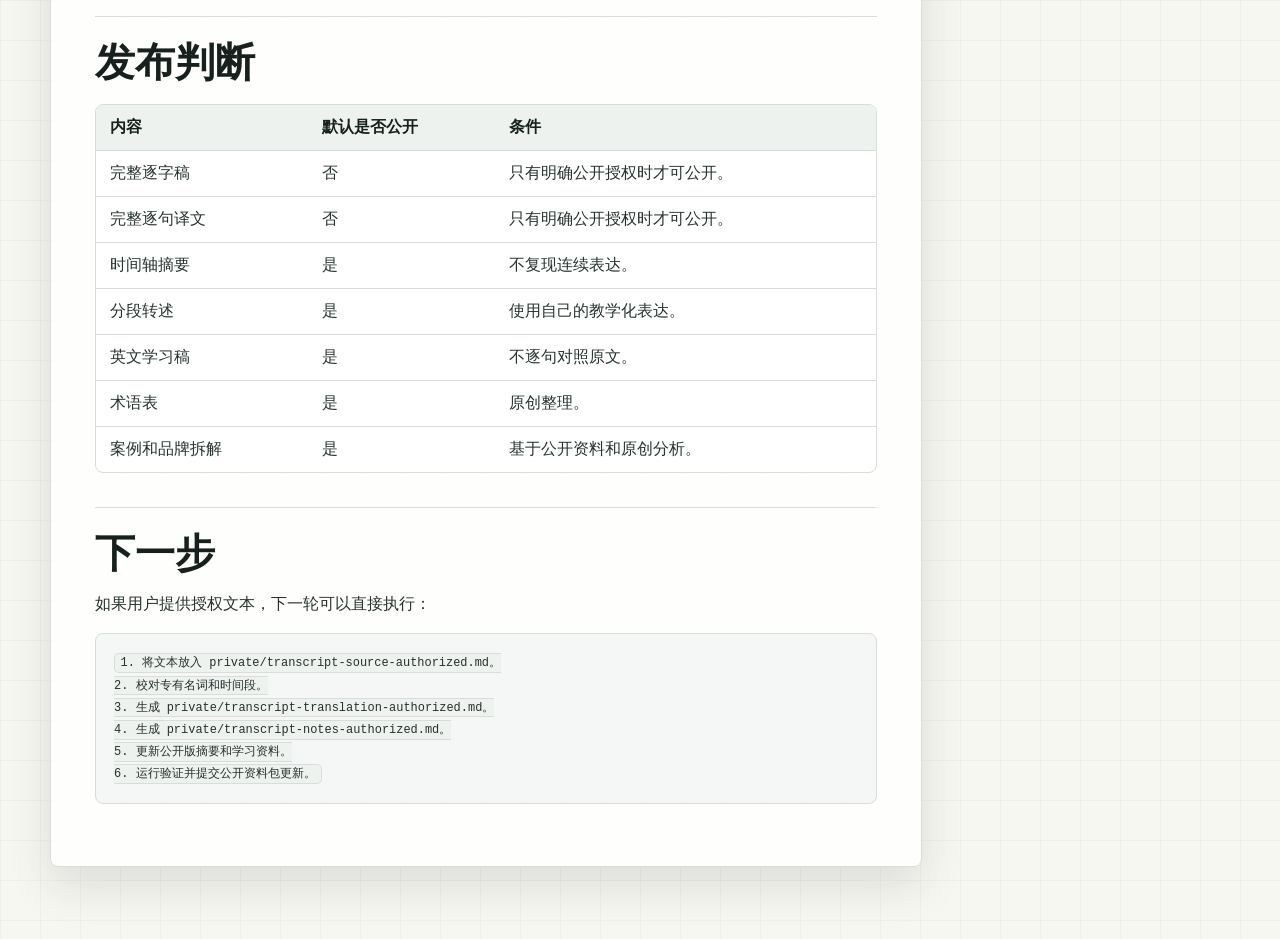
<file: docs/authorized-transcript-workflow.html>
<!doctype html>
<html lang="zh-CN">
<head>
  <meta charset="utf-8">
  <meta name="viewport" content="width=device-width, initial-scale=1">
  <title>授权逐字稿处理流程 · AI App 出海知识库</title>
  <meta name="description" content="授权逐字稿处理流程，AI App 出海知识库文档页。">
  <link rel="icon" href="data:,">
  <link rel="stylesheet" href="../site/styles.css">
</head>
<body class="doc-body">
  <a class="skip-link" href="#main">跳到正文</a>
  <header class="doc-header">
    <nav class="doc-nav" aria-label="文档导航">
      <a class="brand" href="../site/index.html">
        <span class="brand-mark">AI</span>
        <span>AI App 出海知识库</span>
      </a>
      <div class="doc-nav-links">
        <a href="../site/index.html#knowledge">知识库</a>
        <a href="../site/index.html#downloads">资料库</a>
        <a href="index.html">文档索引</a>
      </div>
    </nav>
    <div class="doc-hero">
      <p class="eyebrow">Rendered Document</p>
      <h1>授权逐字稿处理流程</h1>
      <p>已渲染为 HTML 页面，来源文件：<code>docs/authorized-transcript-workflow.md</code></p>
    </div>
  </header>
  <main class="doc-shell" id="main">
    <article class="doc-article">
<h1 id="授权逐字稿处理流程">授权逐字稿处理流程</h1>
<p>用途：当用户提供自己拥有版权、已获得授权、或明确可处理的完整视频文本时，用本流程生成私有逐字稿、翻译稿、学习注释和公开版摘要。</p>
<p>适用场景：</p>
<ul>
<li>用户自己录制的视频。</li>
<li>用户已经获得原作者授权的视频文本。</li>
<li>用户手动提供并确认可用于处理的完整文本。</li>
<li>明确属于可自由使用范围的文本。</li>
</ul>
<p>不适用场景：</p>
<ul>
<li>只给一个外部平台视频链接。</li>
<li>未授权要求复现完整字幕、完整逐字稿或完整逐句翻译。</li>
<li>要把外部视频的完整表达公开发布到 GitHub Pages。</li>
</ul>
<h2 id="目录约定">目录约定</h2>
<p>公开仓库只保存合规学习材料。完整授权文本放在本地私有目录，不推送到 GitHub。</p>
<pre><code class="language-text">private/
  transcript-source-authorized.md
  transcript-translation-authorized.md
  transcript-notes-authorized.md</code></pre>
<p><code>private/</code> 已加入 <code>.gitignore</code>，用于避免把完整授权文本误推到公开仓库。</p>
<h2 id="用户授权确认模板">用户授权确认模板</h2>
<p>处理完整逐字稿前，先让用户明确下面 4 件事：</p>
<pre><code class="language-text">1. 这份文本/视频我有权提供给你处理。
2. 我允许你在本地工作区处理完整文本。
3. 我不要求把完整逐字稿或完整逐句译文发布到公开 GitHub Pages，除非我能证明拥有公开发布权。
4. 公开资料包只保留摘要、短摘录、学习稿、术语表、案例分析和练习。</code></pre>
<h2 id="输入格式">输入格式</h2>
<p>推荐用户提供如下格式：</p>
<pre><code class="language-text">标题：
来源：
授权说明：
是否允许公开完整文本：是/否

[00:00-00:30]
原文内容...

[00:30-01:00]
原文内容...</code></pre>
<p>如果用户没有时间戳，也可以提供纯文本。处理时先按语义段落切分，再补充时间段或章节编号。</p>
<h2 id="处理步骤">处理步骤</h2>
<h3 id="第-1-步-建立私有源文件">第 1 步：建立私有源文件</h3>
<p>将授权文本放入：</p>
<pre><code class="language-text">private/transcript-source-authorized.md</code></pre>
<p>文件头部保留：</p>
<pre><code class="language-text">授权来源：
授权范围：
是否可公开：
处理日期：
处理人：</code></pre>
<h3 id="第-2-步-做逐字稿校对">第 2 步：做逐字稿校对</h3>
<p>检查：</p>
<ul>
<li>人名、品牌名、产品名。</li>
<li>数字、金额、年份、时间。</li>
<li>英文缩写，例如 OPC、LTV、CAC、ROI、GDPR。</li>
<li>明显误听词。</li>
<li>口头语是否保留。</li>
</ul>
<p>校对后的文件放入：</p>
<pre><code class="language-text">private/transcript-source-authorized.md</code></pre>
<h3 id="第-3-步-做逐句或分段翻译">第 3 步：做逐句或分段翻译</h3>
<p>如果授权允许完整翻译，生成：</p>
<pre><code class="language-text">private/transcript-translation-authorized.md</code></pre>
<p>推荐结构：</p>
<pre><code class="language-text">## 00:00-00:30

原文：
...

译文：
...

术语：
- ...</code></pre>
<h3 id="第-4-步-做学习注释">第 4 步：做学习注释</h3>
<p>把文本转成学习材料：</p>
<pre><code class="language-text">private/transcript-notes-authorized.md</code></pre>
<p>每段包含：</p>
<div class="doc-table-wrap"><table><thead><tr><th>项目</th><th>内容</th></tr></thead><tbody><tr><td>原观点</td><td>这一段说了什么</td></tr><tr><td>产品启发</td><td>对 OPC / 小团队有什么用</td></tr><tr><td>风险边界</td><td>哪些不能照搬</td></tr><tr><td>可迁移问题</td><td>学习者要回答什么</td></tr><tr><td>英文表达</td><td>可用于出海表达的英文句式</td></tr></tbody></table></div>
<h3 id="第-5-步-生成公开版材料">第 5 步：生成公开版材料</h3>
<p>即使有私有完整文本，公开仓库仍默认只发布：</p>
<ul>
<li>时间轴摘要。</li>
<li>分段转述。</li>
<li>英文摘要。</li>
<li>英文学习稿。</li>
<li>术语表。</li>
<li>短摘录。</li>
<li>案例和品牌拆解。</li>
<li>作业模板。</li>
</ul>
<p>公开版更新这些文件：</p>
<pre><code class="language-text">docs/source-brief.md
docs/bilingual-study-note.md
docs/learning-guide.md
docs/public-content-pack.md
docs/final-completion-audit.md</code></pre>
<h2 id="验收清单">验收清单</h2>
<p>完整授权处理完成后，检查：</p>
<div class="doc-table-wrap"><table><thead><tr><th>检查项</th><th>通过标准</th></tr></thead><tbody><tr><td>授权说明</td><td><code>private/</code> 源文件头部有授权范围。</td></tr><tr><td>私有保护</td><td>完整逐字稿和完整译文不在公开仓库。</td></tr><tr><td>术语准确</td><td>品牌名、产品名、英文缩写已校对。</td></tr><tr><td>翻译一致</td><td>同一术语前后一致。</td></tr><tr><td>学习价值</td><td>每段都有产品启发和迁移问题。</td></tr><tr><td>公开边界</td><td>GitHub Pages 不发布未授权完整文本。</td></tr><tr><td>验证脚本</td><td><code>python3 scripts/verify_package.py</code> 通过。</td></tr></tbody></table></div>
<h2 id="发布判断">发布判断</h2>
<div class="doc-table-wrap"><table><thead><tr><th>内容</th><th>默认是否公开</th><th>条件</th></tr></thead><tbody><tr><td>完整逐字稿</td><td>否</td><td>只有明确公开授权时才可公开。</td></tr><tr><td>完整逐句译文</td><td>否</td><td>只有明确公开授权时才可公开。</td></tr><tr><td>时间轴摘要</td><td>是</td><td>不复现连续表达。</td></tr><tr><td>分段转述</td><td>是</td><td>使用自己的教学化表达。</td></tr><tr><td>英文学习稿</td><td>是</td><td>不逐句对照原文。</td></tr><tr><td>术语表</td><td>是</td><td>原创整理。</td></tr><tr><td>案例和品牌拆解</td><td>是</td><td>基于公开资料和原创分析。</td></tr></tbody></table></div>
<h2 id="下一步">下一步</h2>
<p>如果用户提供授权文本，下一轮可以直接执行：</p>
<pre><code class="language-text">1. 将文本放入 private/transcript-source-authorized.md。
2. 校对专有名词和时间段。
3. 生成 private/transcript-translation-authorized.md。
4. 生成 private/transcript-notes-authorized.md。
5. 更新公开版摘要和学习资料。
6. 运行验证并提交公开资料包更新。</code></pre>
    </article>
    <aside class="doc-side">
      <nav class="doc-toc" aria-label="本文目录"><strong>目录</strong><a class="toc-level-2" href="#目录约定">目录约定</a><a class="toc-level-2" href="#用户授权确认模板">用户授权确认模板</a><a class="toc-level-2" href="#输入格式">输入格式</a><a class="toc-level-2" href="#处理步骤">处理步骤</a><a class="toc-level-3" href="#第-1-步-建立私有源文件">第 1 步：建立私有源文件</a><a class="toc-level-3" href="#第-2-步-做逐字稿校对">第 2 步：做逐字稿校对</a><a class="toc-level-3" href="#第-3-步-做逐句或分段翻译">第 3 步：做逐句或分段翻译</a><a class="toc-level-3" href="#第-4-步-做学习注释">第 4 步：做学习注释</a><a class="toc-level-3" href="#第-5-步-生成公开版材料">第 5 步：生成公开版材料</a><a class="toc-level-2" href="#验收清单">验收清单</a><a class="toc-level-2" href="#发布判断">发布判断</a><a class="toc-level-2" href="#下一步">下一步</a></nav>
      <div class="doc-meta">
        <strong>页面信息</strong>
        <span>最后核查：2026-06-02</span>
        <a href="../site/index.html">返回知识库首页</a>
      </div>
    </aside>
  </main>
</body>
</html>
</file>
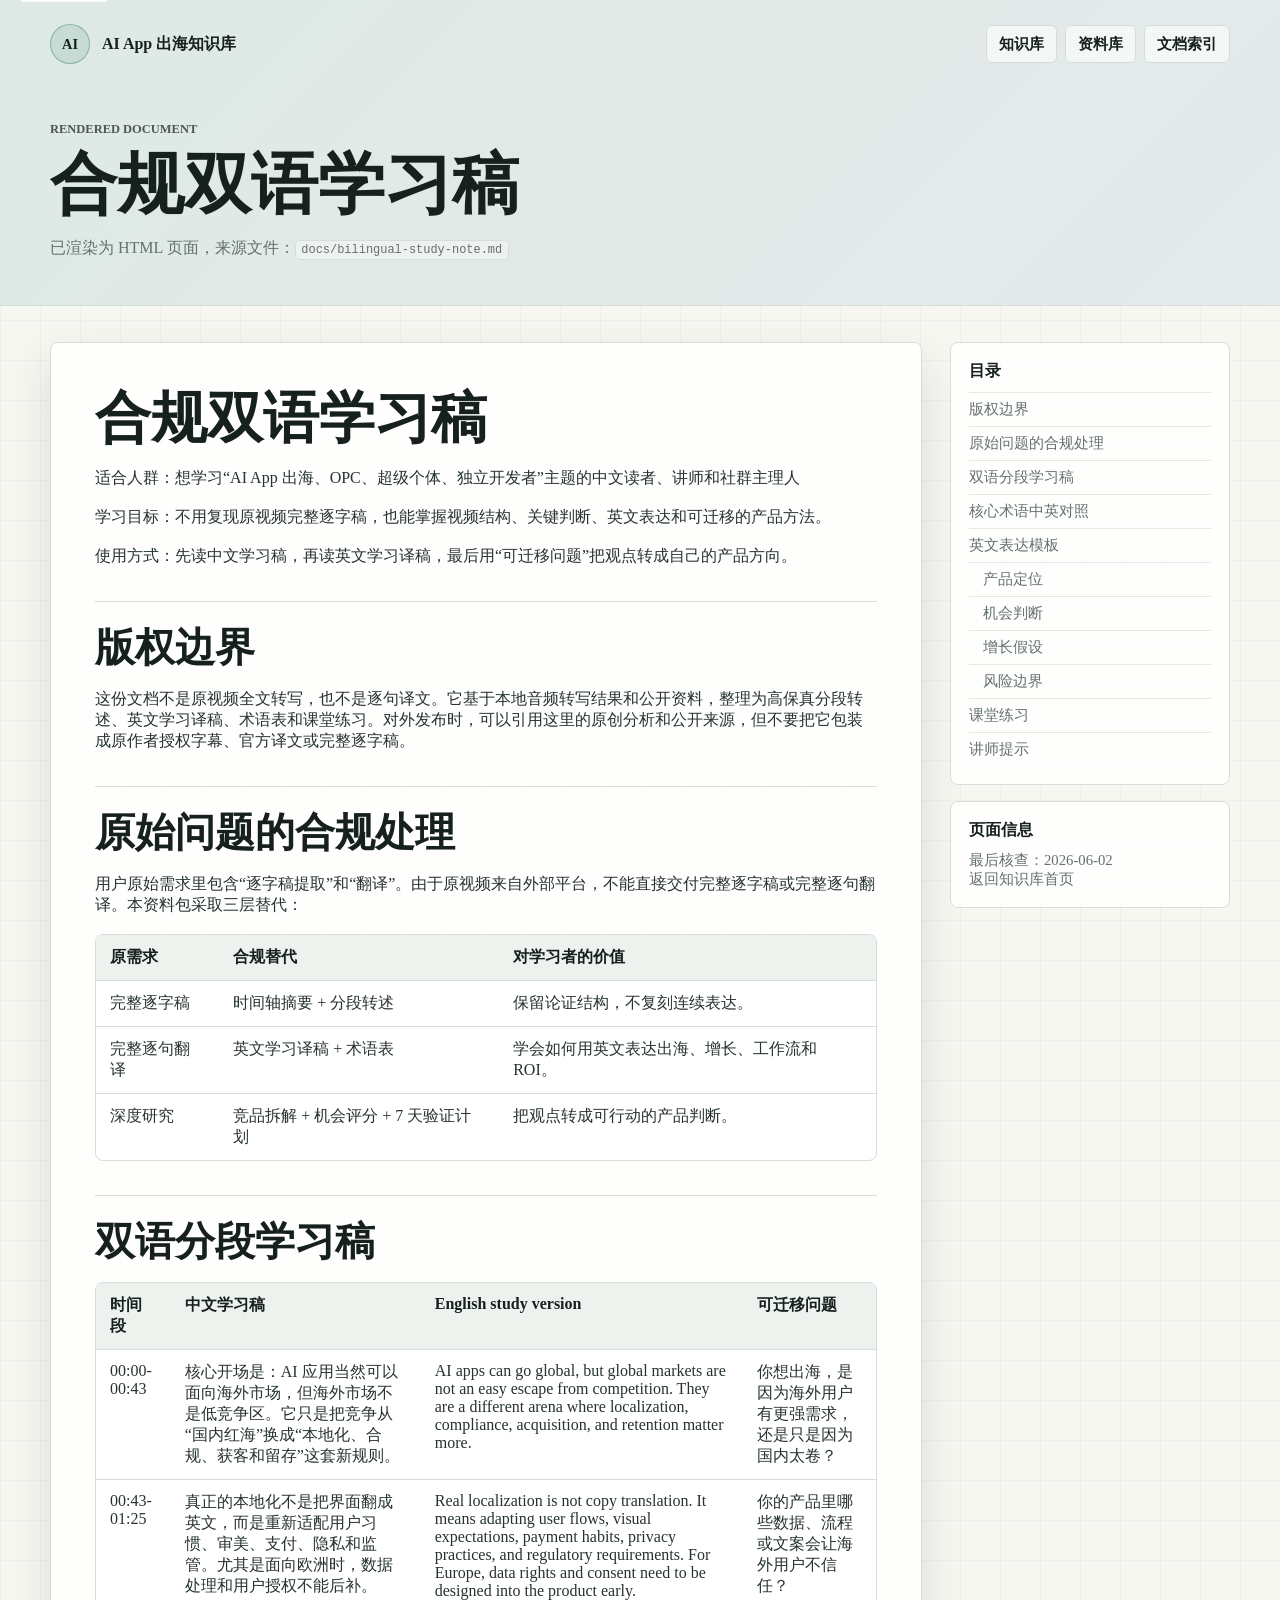
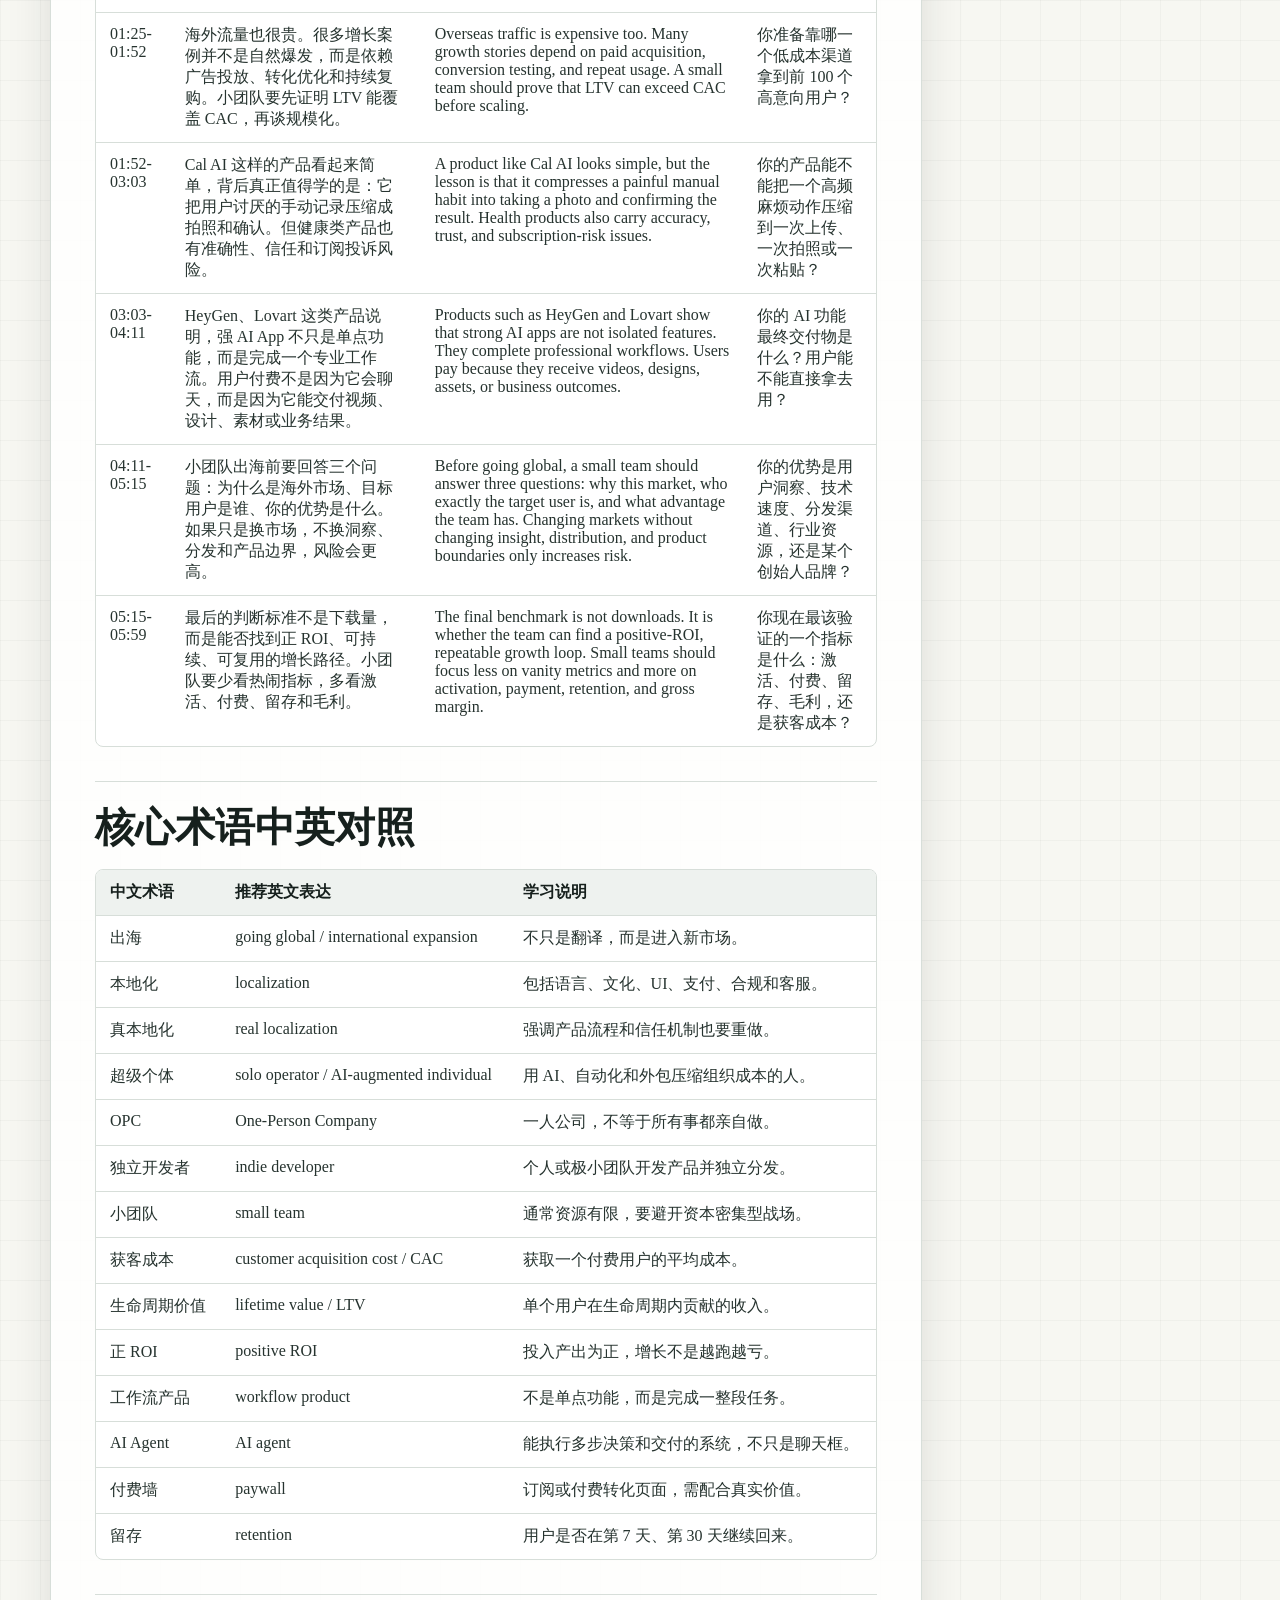
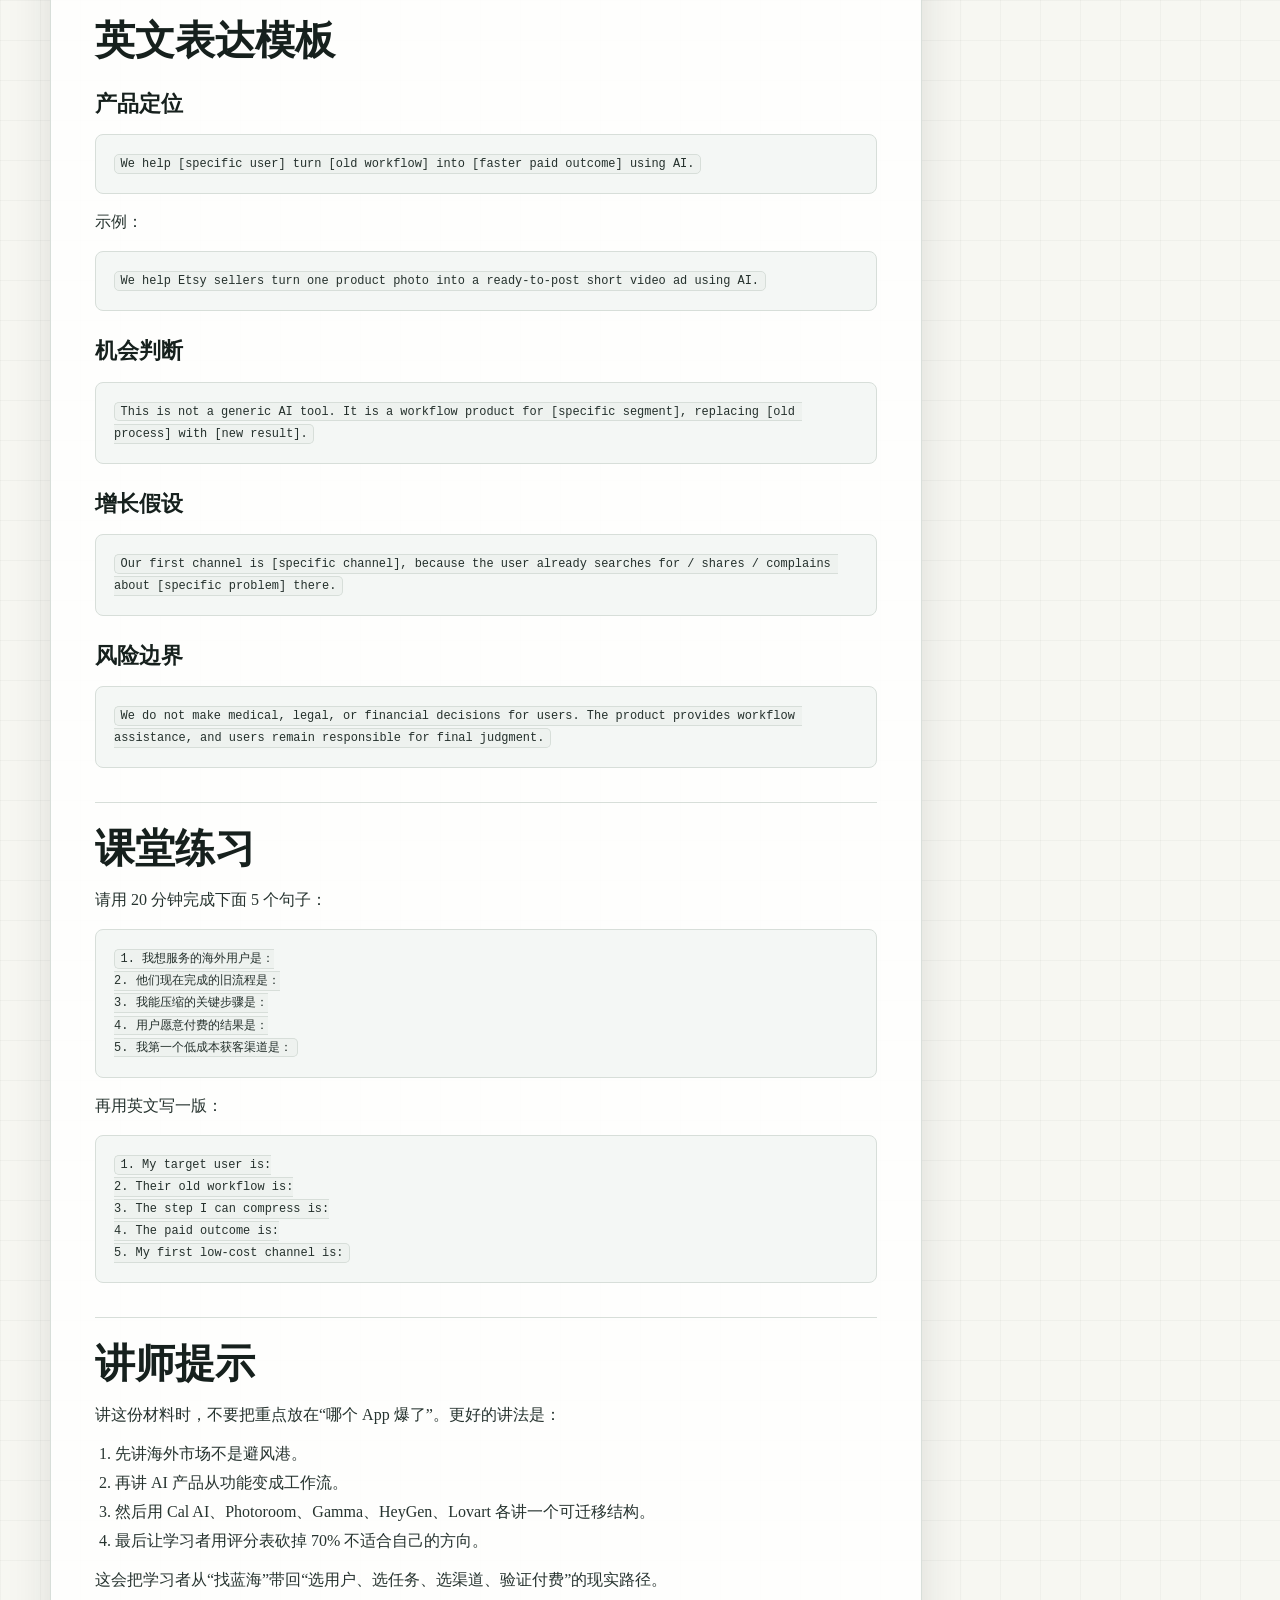
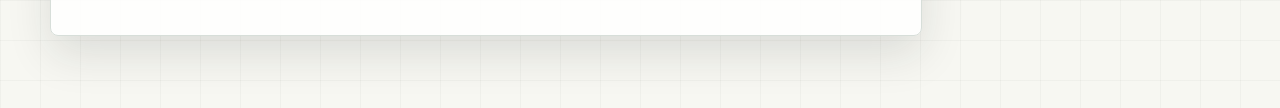
<file: docs/bilingual-study-note.html>
<!doctype html>
<html lang="zh-CN">
<head>
  <meta charset="utf-8">
  <meta name="viewport" content="width=device-width, initial-scale=1">
  <title>合规双语学习稿 · AI App 出海知识库</title>
  <meta name="description" content="合规双语学习稿，AI App 出海知识库文档页。">
  <link rel="icon" href="data:,">
  <link rel="stylesheet" href="../site/styles.css">
</head>
<body class="doc-body">
  <a class="skip-link" href="#main">跳到正文</a>
  <header class="doc-header">
    <nav class="doc-nav" aria-label="文档导航">
      <a class="brand" href="../site/index.html">
        <span class="brand-mark">AI</span>
        <span>AI App 出海知识库</span>
      </a>
      <div class="doc-nav-links">
        <a href="../site/index.html#knowledge">知识库</a>
        <a href="../site/index.html#downloads">资料库</a>
        <a href="index.html">文档索引</a>
      </div>
    </nav>
    <div class="doc-hero">
      <p class="eyebrow">Rendered Document</p>
      <h1>合规双语学习稿</h1>
      <p>已渲染为 HTML 页面，来源文件：<code>docs/bilingual-study-note.md</code></p>
    </div>
  </header>
  <main class="doc-shell" id="main">
    <article class="doc-article">
<h1 id="合规双语学习稿">合规双语学习稿</h1>
<p>适合人群：想学习“AI App 出海、OPC、超级个体、独立开发者”主题的中文读者、讲师和社群主理人</p>
<p>学习目标：不用复现原视频完整逐字稿，也能掌握视频结构、关键判断、英文表达和可迁移的产品方法。</p>
<p>使用方式：先读中文学习稿，再读英文学习译稿，最后用“可迁移问题”把观点转成自己的产品方向。</p>
<h2 id="版权边界">版权边界</h2>
<p>这份文档不是原视频全文转写，也不是逐句译文。它基于本地音频转写结果和公开资料，整理为高保真分段转述、英文学习译稿、术语表和课堂练习。对外发布时，可以引用这里的原创分析和公开来源，但不要把它包装成原作者授权字幕、官方译文或完整逐字稿。</p>
<h2 id="原始问题的合规处理">原始问题的合规处理</h2>
<p>用户原始需求里包含“逐字稿提取”和“翻译”。由于原视频来自外部平台，不能直接交付完整逐字稿或完整逐句翻译。本资料包采取三层替代：</p>
<div class="doc-table-wrap"><table><thead><tr><th>原需求</th><th>合规替代</th><th>对学习者的价值</th></tr></thead><tbody><tr><td>完整逐字稿</td><td>时间轴摘要 + 分段转述</td><td>保留论证结构，不复刻连续表达。</td></tr><tr><td>完整逐句翻译</td><td>英文学习译稿 + 术语表</td><td>学会如何用英文表达出海、增长、工作流和 ROI。</td></tr><tr><td>深度研究</td><td>竞品拆解 + 机会评分 + 7 天验证计划</td><td>把观点转成可行动的产品判断。</td></tr></tbody></table></div>
<h2 id="双语分段学习稿">双语分段学习稿</h2>
<div class="doc-table-wrap"><table><thead><tr><th>时间段</th><th>中文学习稿</th><th>English study version</th><th>可迁移问题</th></tr></thead><tbody><tr><td>00:00-00:43</td><td>核心开场是：AI 应用当然可以面向海外市场，但海外市场不是低竞争区。它只是把竞争从“国内红海”换成“本地化、合规、获客和留存”这套新规则。</td><td>AI apps can go global, but global markets are not an easy escape from competition. They are a different arena where localization, compliance, acquisition, and retention matter more.</td><td>你想出海，是因为海外用户有更强需求，还是只是因为国内太卷？</td></tr><tr><td>00:43-01:25</td><td>真正的本地化不是把界面翻成英文，而是重新适配用户习惯、审美、支付、隐私和监管。尤其是面向欧洲时，数据处理和用户授权不能后补。</td><td>Real localization is not copy translation. It means adapting user flows, visual expectations, payment habits, privacy practices, and regulatory requirements. For Europe, data rights and consent need to be designed into the product early.</td><td>你的产品里哪些数据、流程或文案会让海外用户不信任？</td></tr><tr><td>01:25-01:52</td><td>海外流量也很贵。很多增长案例并不是自然爆发，而是依赖广告投放、转化优化和持续复购。小团队要先证明 LTV 能覆盖 CAC，再谈规模化。</td><td>Overseas traffic is expensive too. Many growth stories depend on paid acquisition, conversion testing, and repeat usage. A small team should prove that LTV can exceed CAC before scaling.</td><td>你准备靠哪一个低成本渠道拿到前 100 个高意向用户？</td></tr><tr><td>01:52-03:03</td><td>Cal AI 这样的产品看起来简单，背后真正值得学的是：它把用户讨厌的手动记录压缩成拍照和确认。但健康类产品也有准确性、信任和订阅投诉风险。</td><td>A product like Cal AI looks simple, but the lesson is that it compresses a painful manual habit into taking a photo and confirming the result. Health products also carry accuracy, trust, and subscription-risk issues.</td><td>你的产品能不能把一个高频麻烦动作压缩到一次上传、一次拍照或一次粘贴？</td></tr><tr><td>03:03-04:11</td><td>HeyGen、Lovart 这类产品说明，强 AI App 不只是单点功能，而是完成一个专业工作流。用户付费不是因为它会聊天，而是因为它能交付视频、设计、素材或业务结果。</td><td>Products such as HeyGen and Lovart show that strong AI apps are not isolated features. They complete professional workflows. Users pay because they receive videos, designs, assets, or business outcomes.</td><td>你的 AI 功能最终交付物是什么？用户能不能直接拿去用？</td></tr><tr><td>04:11-05:15</td><td>小团队出海前要回答三个问题：为什么是海外市场、目标用户是谁、你的优势是什么。如果只是换市场，不换洞察、分发和产品边界，风险会更高。</td><td>Before going global, a small team should answer three questions: why this market, who exactly the target user is, and what advantage the team has. Changing markets without changing insight, distribution, and product boundaries only increases risk.</td><td>你的优势是用户洞察、技术速度、分发渠道、行业资源，还是某个创始人品牌？</td></tr><tr><td>05:15-05:59</td><td>最后的判断标准不是下载量，而是能否找到正 ROI、可持续、可复用的增长路径。小团队要少看热闹指标，多看激活、付费、留存和毛利。</td><td>The final benchmark is not downloads. It is whether the team can find a positive-ROI, repeatable growth loop. Small teams should focus less on vanity metrics and more on activation, payment, retention, and gross margin.</td><td>你现在最该验证的一个指标是什么：激活、付费、留存、毛利，还是获客成本？</td></tr></tbody></table></div>
<h2 id="核心术语中英对照">核心术语中英对照</h2>
<div class="doc-table-wrap"><table><thead><tr><th>中文术语</th><th>推荐英文表达</th><th>学习说明</th></tr></thead><tbody><tr><td>出海</td><td>going global / international expansion</td><td>不只是翻译，而是进入新市场。</td></tr><tr><td>本地化</td><td>localization</td><td>包括语言、文化、UI、支付、合规和客服。</td></tr><tr><td>真本地化</td><td>real localization</td><td>强调产品流程和信任机制也要重做。</td></tr><tr><td>超级个体</td><td>solo operator / AI-augmented individual</td><td>用 AI、自动化和外包压缩组织成本的人。</td></tr><tr><td>OPC</td><td>One-Person Company</td><td>一人公司，不等于所有事都亲自做。</td></tr><tr><td>独立开发者</td><td>indie developer</td><td>个人或极小团队开发产品并独立分发。</td></tr><tr><td>小团队</td><td>small team</td><td>通常资源有限，要避开资本密集型战场。</td></tr><tr><td>获客成本</td><td>customer acquisition cost / CAC</td><td>获取一个付费用户的平均成本。</td></tr><tr><td>生命周期价值</td><td>lifetime value / LTV</td><td>单个用户在生命周期内贡献的收入。</td></tr><tr><td>正 ROI</td><td>positive ROI</td><td>投入产出为正，增长不是越跑越亏。</td></tr><tr><td>工作流产品</td><td>workflow product</td><td>不是单点功能，而是完成一整段任务。</td></tr><tr><td>AI Agent</td><td>AI agent</td><td>能执行多步决策和交付的系统，不只是聊天框。</td></tr><tr><td>付费墙</td><td>paywall</td><td>订阅或付费转化页面，需配合真实价值。</td></tr><tr><td>留存</td><td>retention</td><td>用户是否在第 7 天、第 30 天继续回来。</td></tr></tbody></table></div>
<h2 id="英文表达模板">英文表达模板</h2>
<h3 id="产品定位">产品定位</h3>
<pre><code class="language-text">We help [specific user] turn [old workflow] into [faster paid outcome] using AI.</code></pre>
<p>示例：</p>
<pre><code class="language-text">We help Etsy sellers turn one product photo into a ready-to-post short video ad using AI.</code></pre>
<h3 id="机会判断">机会判断</h3>
<pre><code class="language-text">This is not a generic AI tool. It is a workflow product for [specific segment], replacing [old process] with [new result].</code></pre>
<h3 id="增长假设">增长假设</h3>
<pre><code class="language-text">Our first channel is [specific channel], because the user already searches for / shares / complains about [specific problem] there.</code></pre>
<h3 id="风险边界">风险边界</h3>
<pre><code class="language-text">We do not make medical, legal, or financial decisions for users. The product provides workflow assistance, and users remain responsible for final judgment.</code></pre>
<h2 id="课堂练习">课堂练习</h2>
<p>请用 20 分钟完成下面 5 个句子：</p>
<pre><code class="language-text">1. 我想服务的海外用户是：
2. 他们现在完成的旧流程是：
3. 我能压缩的关键步骤是：
4. 用户愿意付费的结果是：
5. 我第一个低成本获客渠道是：</code></pre>
<p>再用英文写一版：</p>
<pre><code class="language-text">1. My target user is:
2. Their old workflow is:
3. The step I can compress is:
4. The paid outcome is:
5. My first low-cost channel is:</code></pre>
<h2 id="讲师提示">讲师提示</h2>
<p>讲这份材料时，不要把重点放在“哪个 App 爆了”。更好的讲法是：</p>
<ol>
<li>先讲海外市场不是避风港。</li>
<li>再讲 AI 产品从功能变成工作流。</li>
<li>然后用 Cal AI、Photoroom、Gamma、HeyGen、Lovart 各讲一个可迁移结构。</li>
<li>最后让学习者用评分表砍掉 70% 不适合自己的方向。</li>
</ol>
<p>这会把学习者从“找蓝海”带回“选用户、选任务、选渠道、验证付费”的现实路径。</p>
    </article>
    <aside class="doc-side">
      <nav class="doc-toc" aria-label="本文目录"><strong>目录</strong><a class="toc-level-2" href="#版权边界">版权边界</a><a class="toc-level-2" href="#原始问题的合规处理">原始问题的合规处理</a><a class="toc-level-2" href="#双语分段学习稿">双语分段学习稿</a><a class="toc-level-2" href="#核心术语中英对照">核心术语中英对照</a><a class="toc-level-2" href="#英文表达模板">英文表达模板</a><a class="toc-level-3" href="#产品定位">产品定位</a><a class="toc-level-3" href="#机会判断">机会判断</a><a class="toc-level-3" href="#增长假设">增长假设</a><a class="toc-level-3" href="#风险边界">风险边界</a><a class="toc-level-2" href="#课堂练习">课堂练习</a><a class="toc-level-2" href="#讲师提示">讲师提示</a></nav>
      <div class="doc-meta">
        <strong>页面信息</strong>
        <span>最后核查：2026-06-02</span>
        <a href="../site/index.html">返回知识库首页</a>
      </div>
    </aside>
  </main>
</body>
</html>
</file>
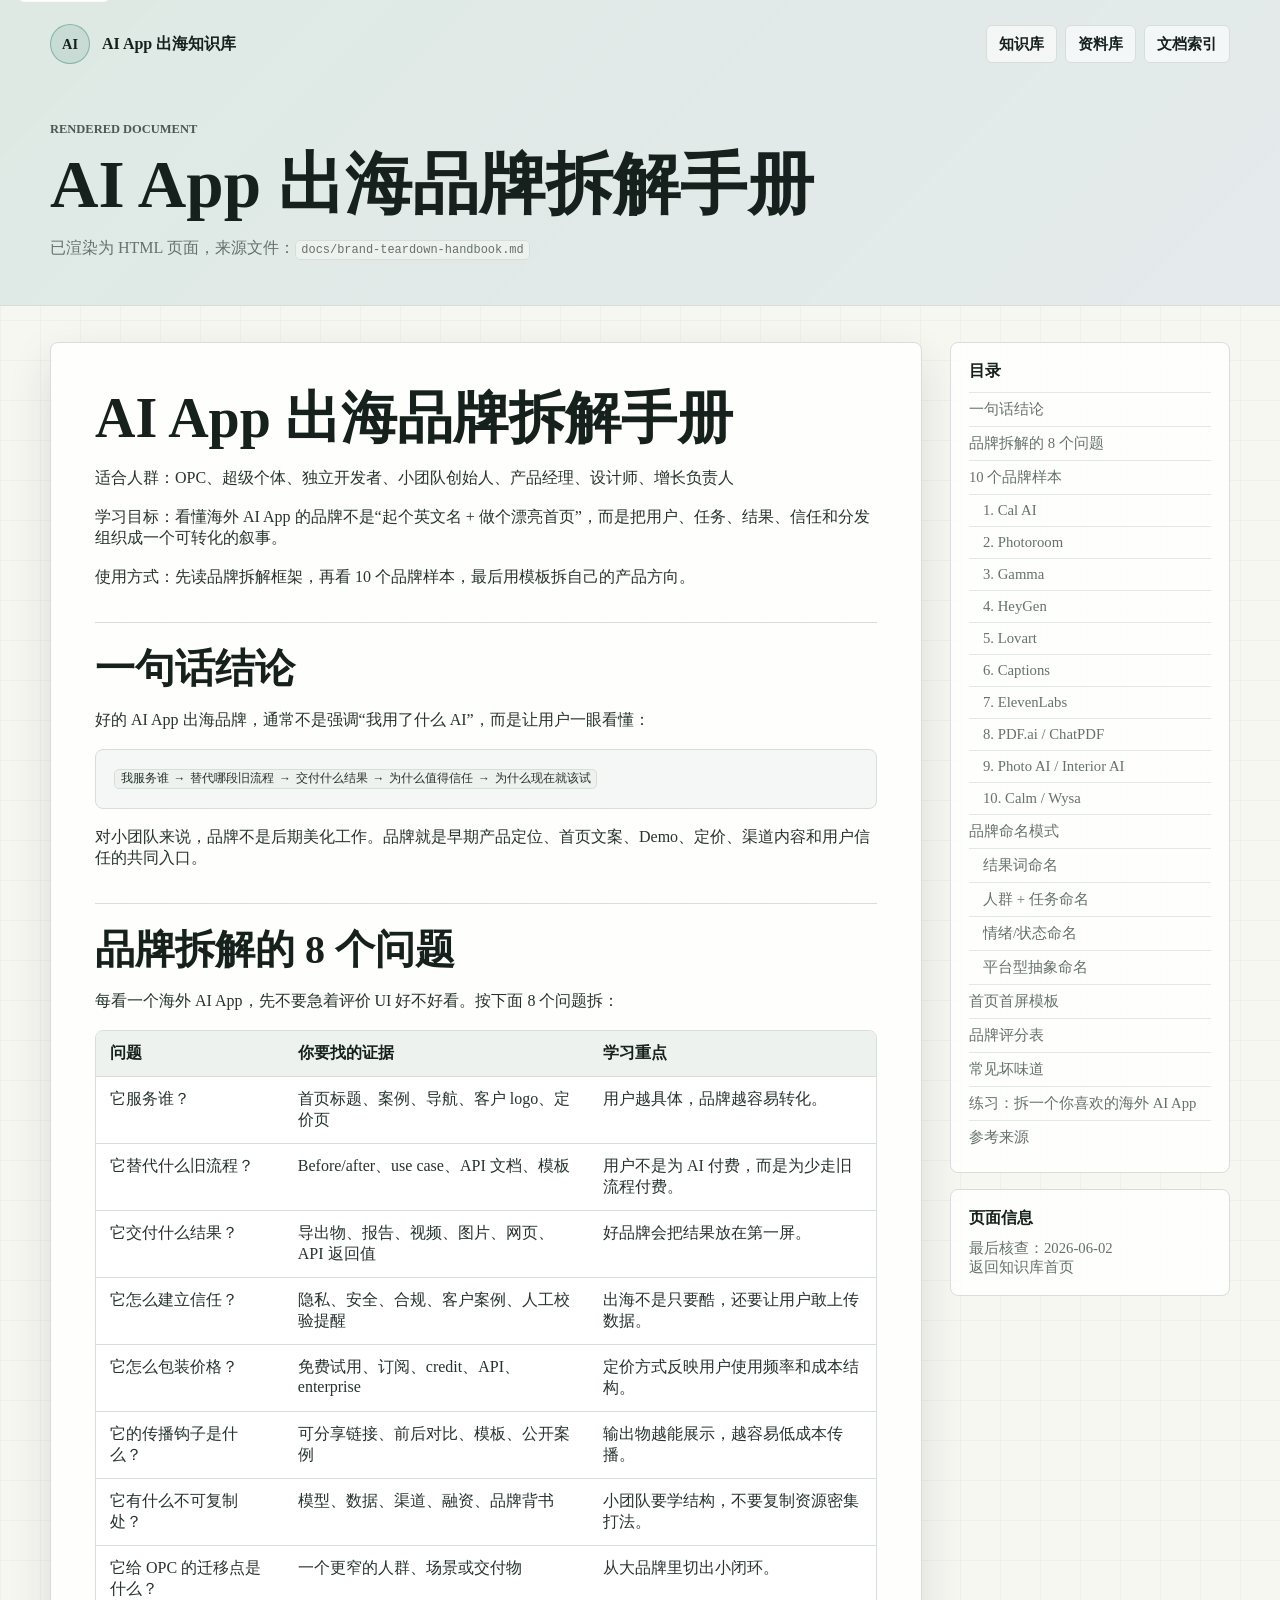
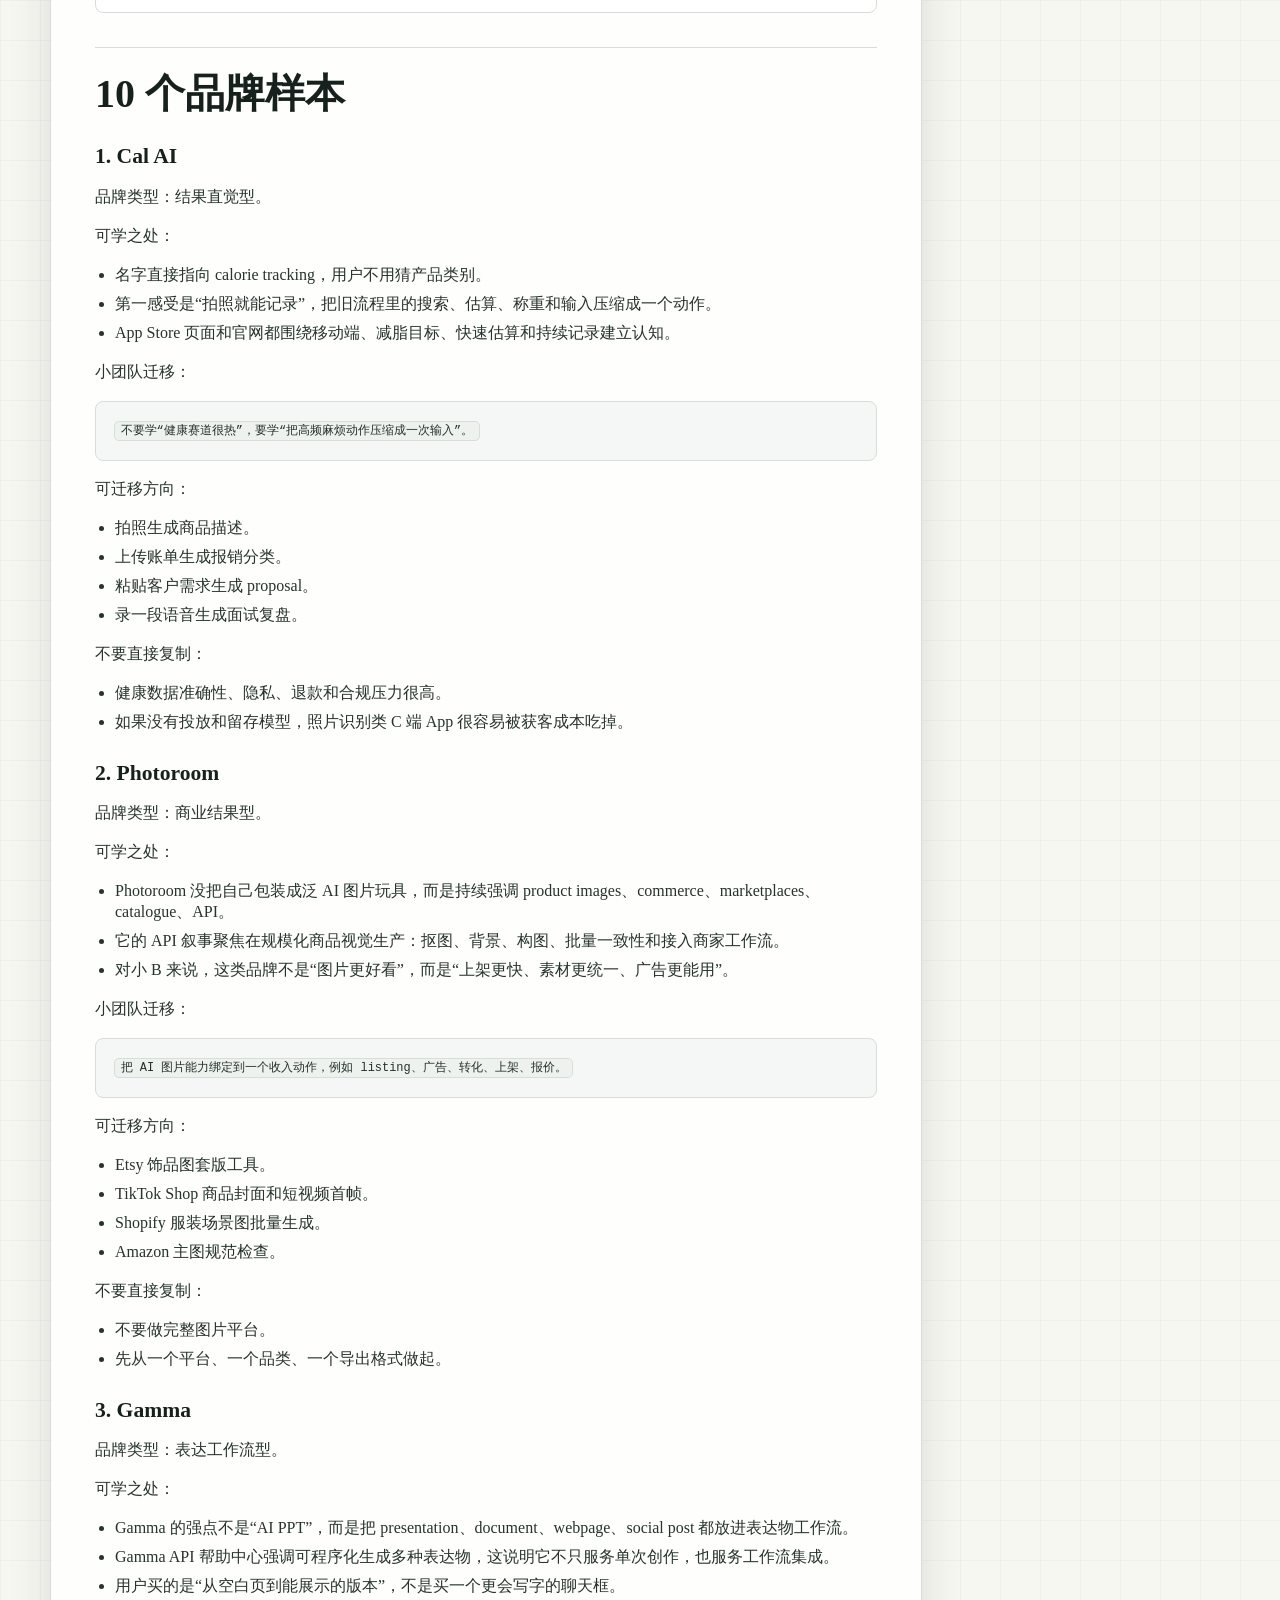
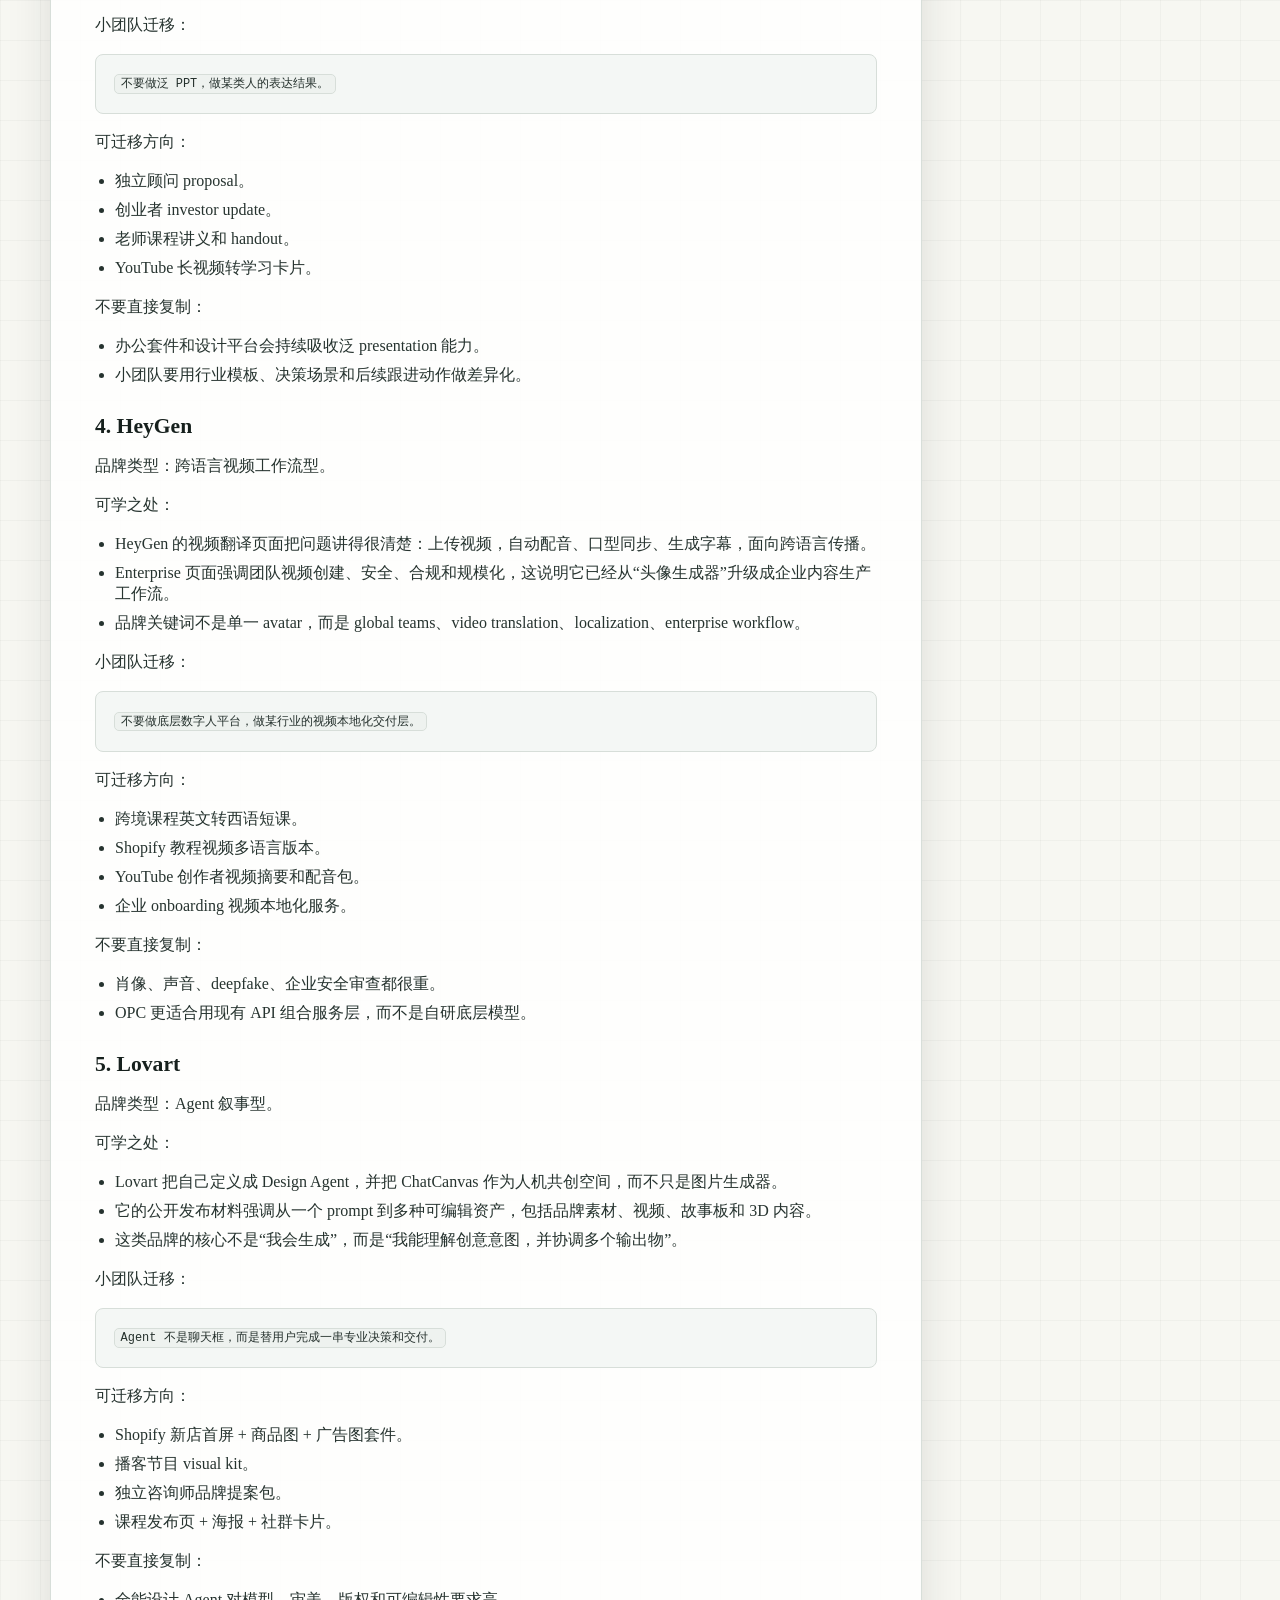
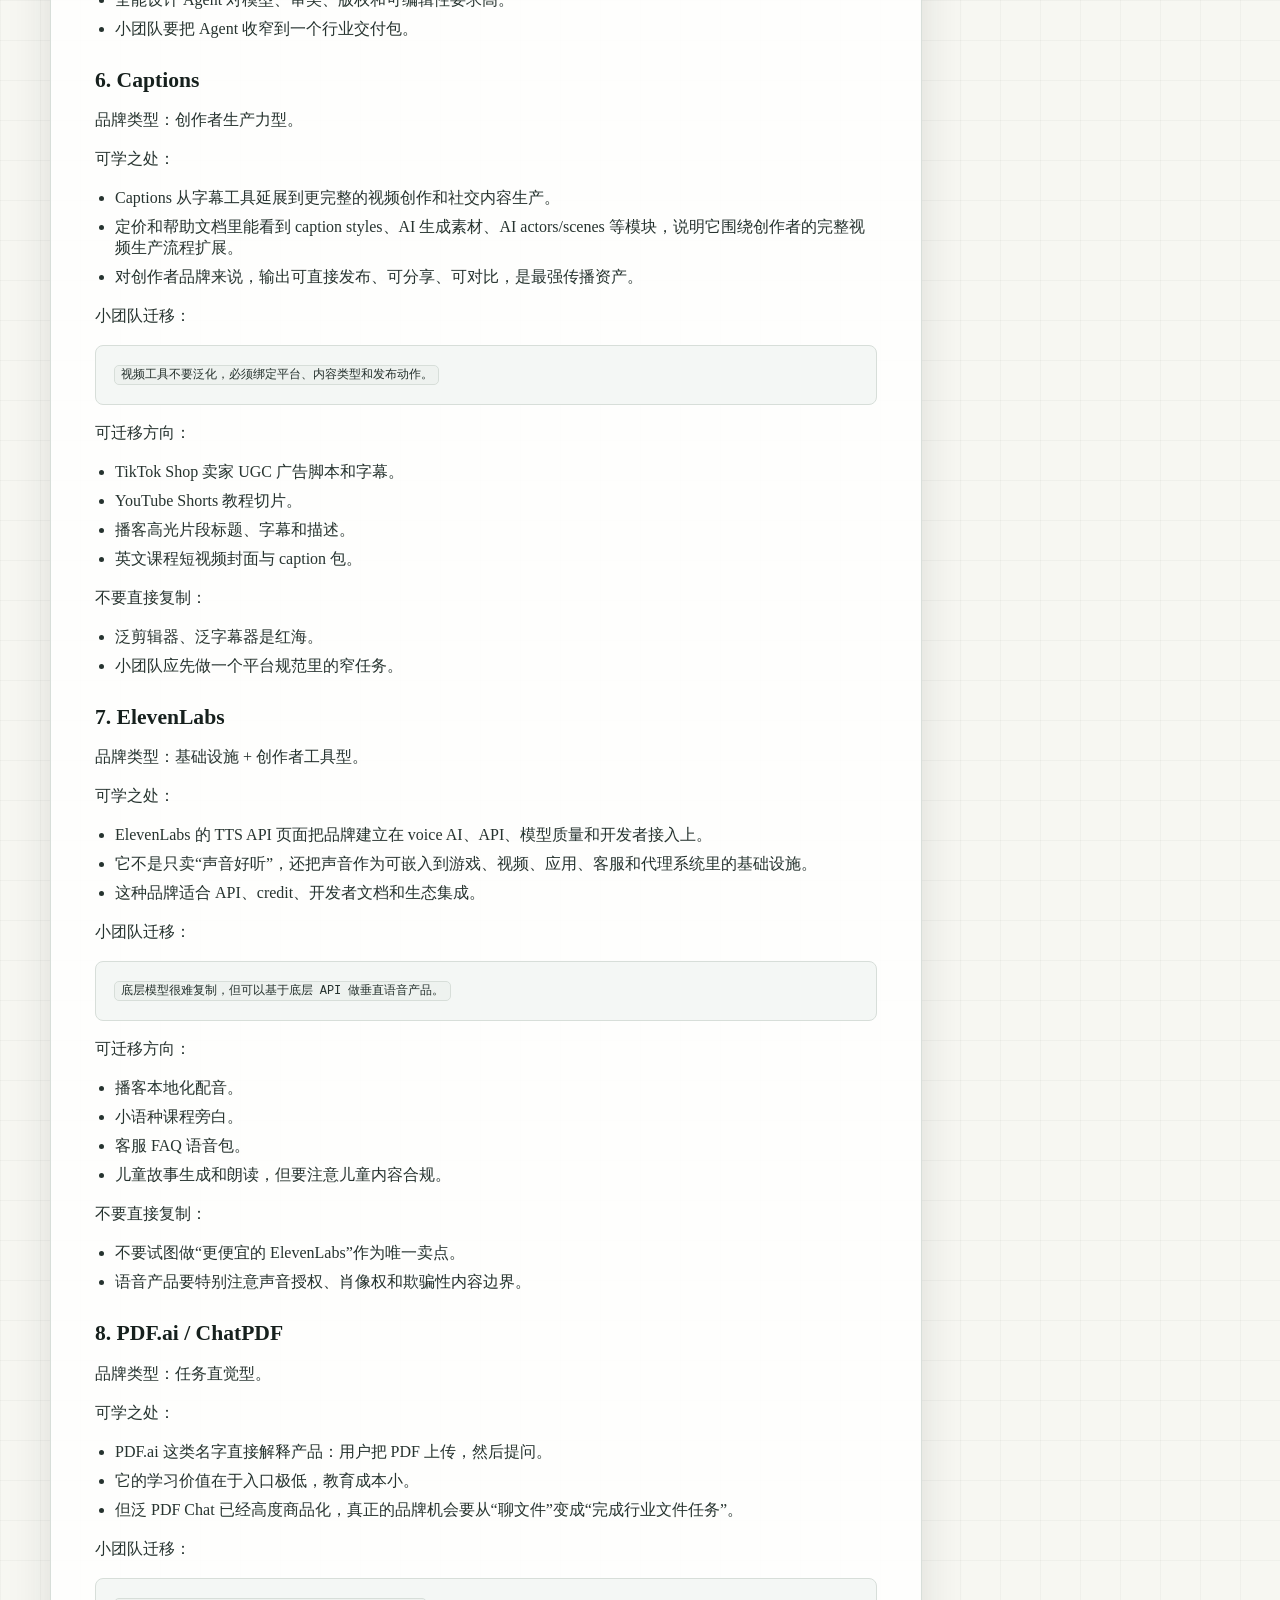
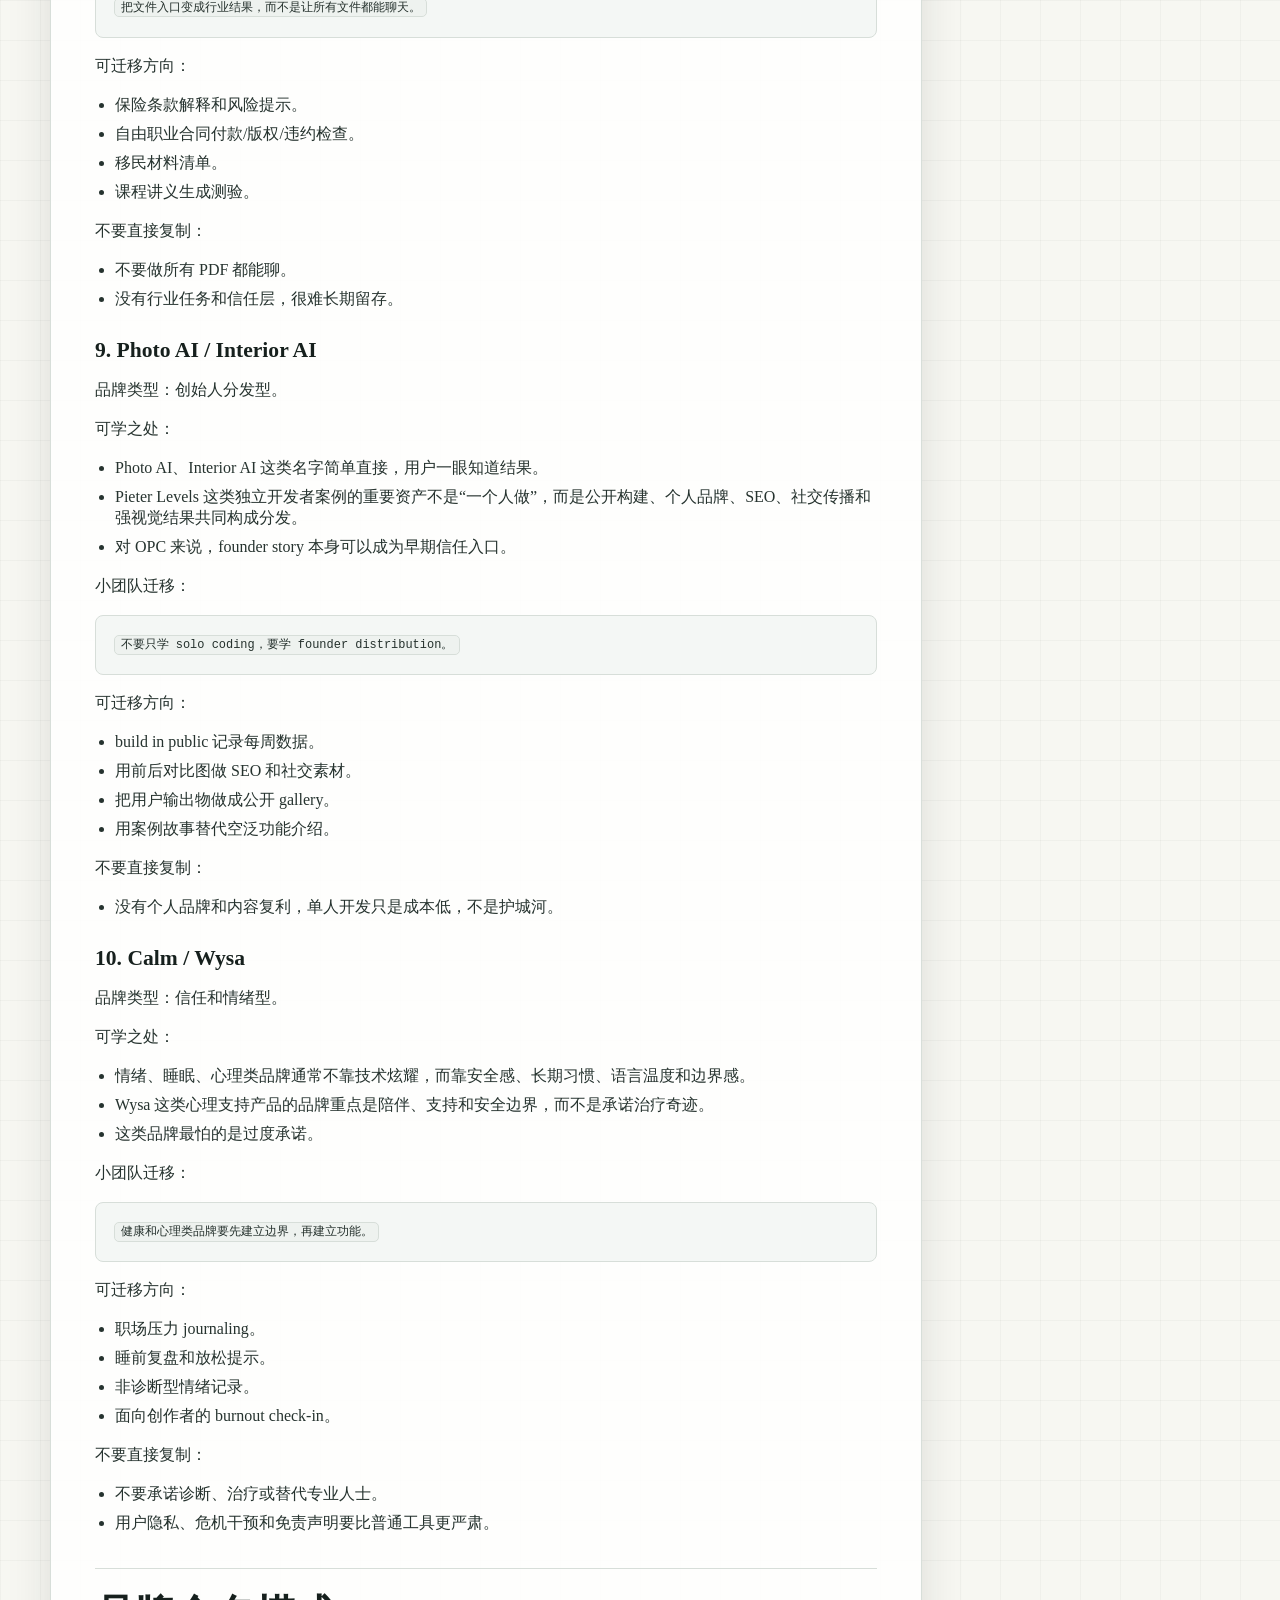
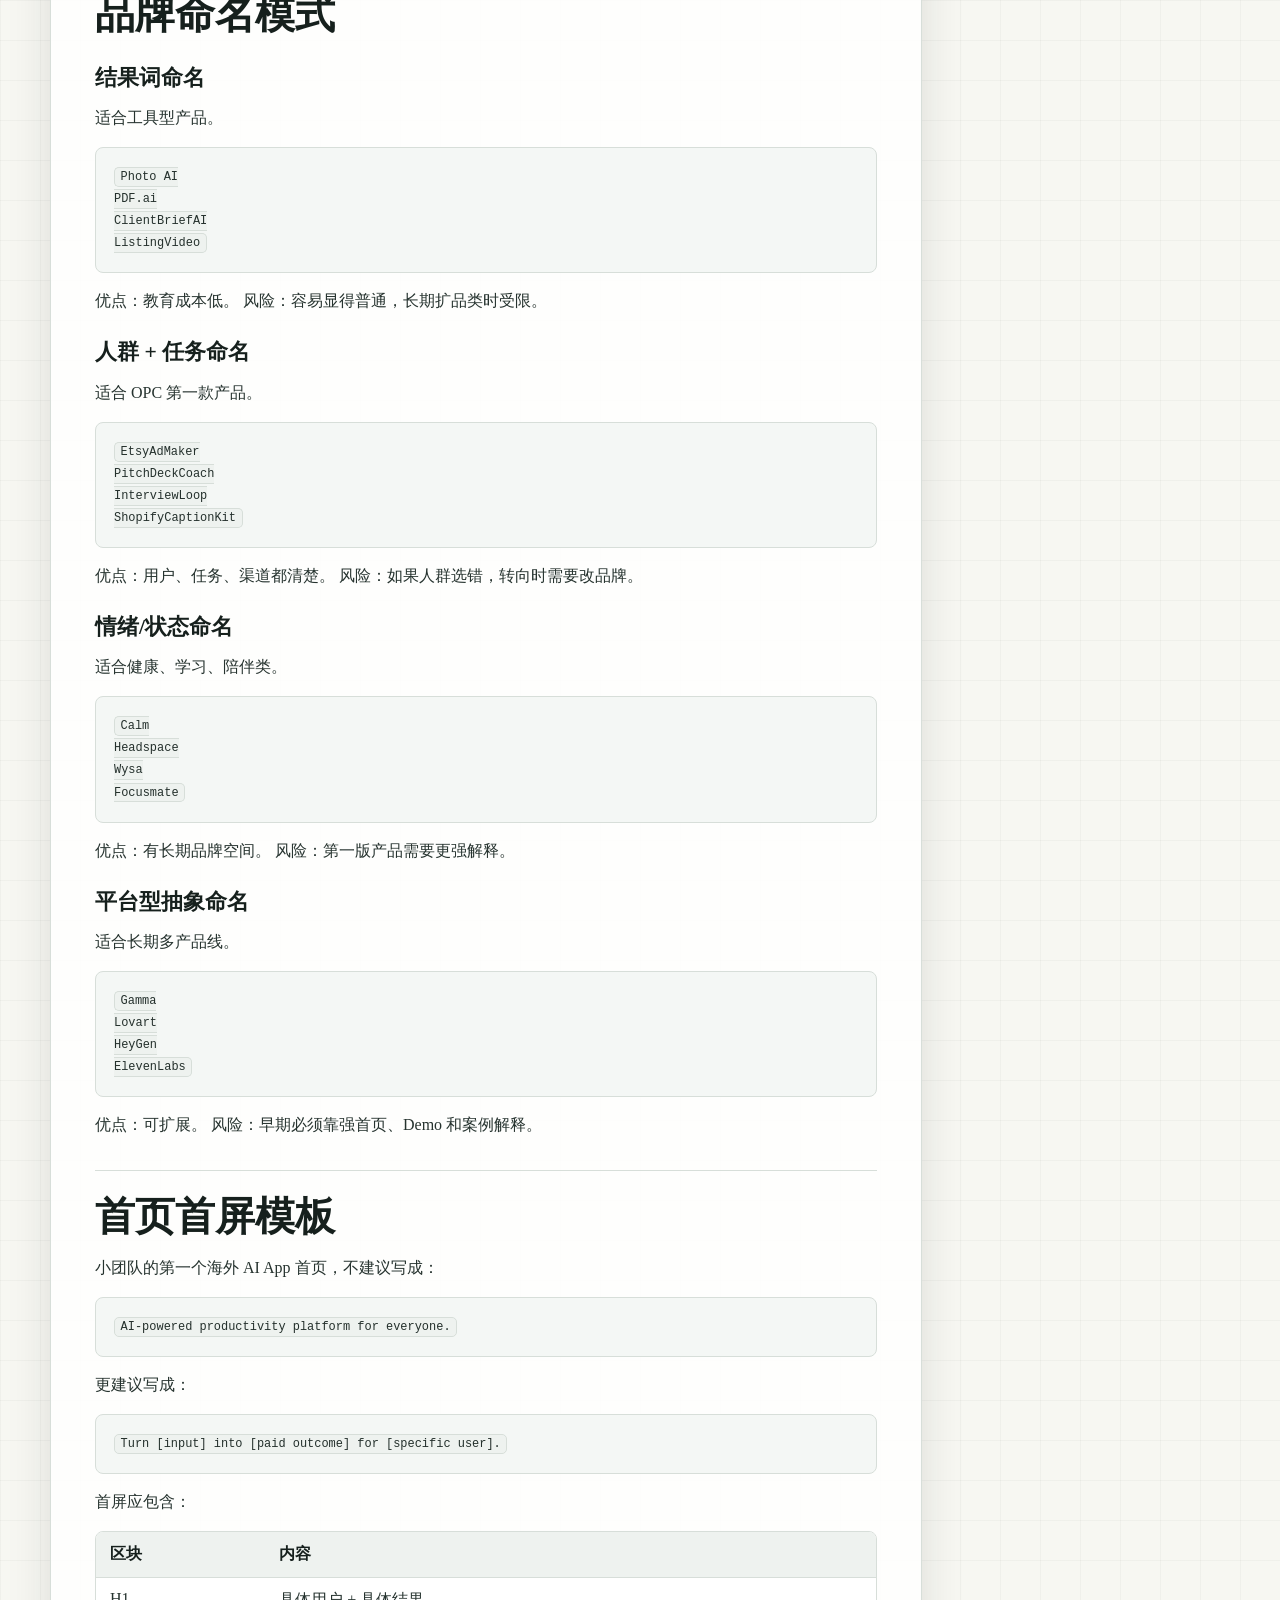
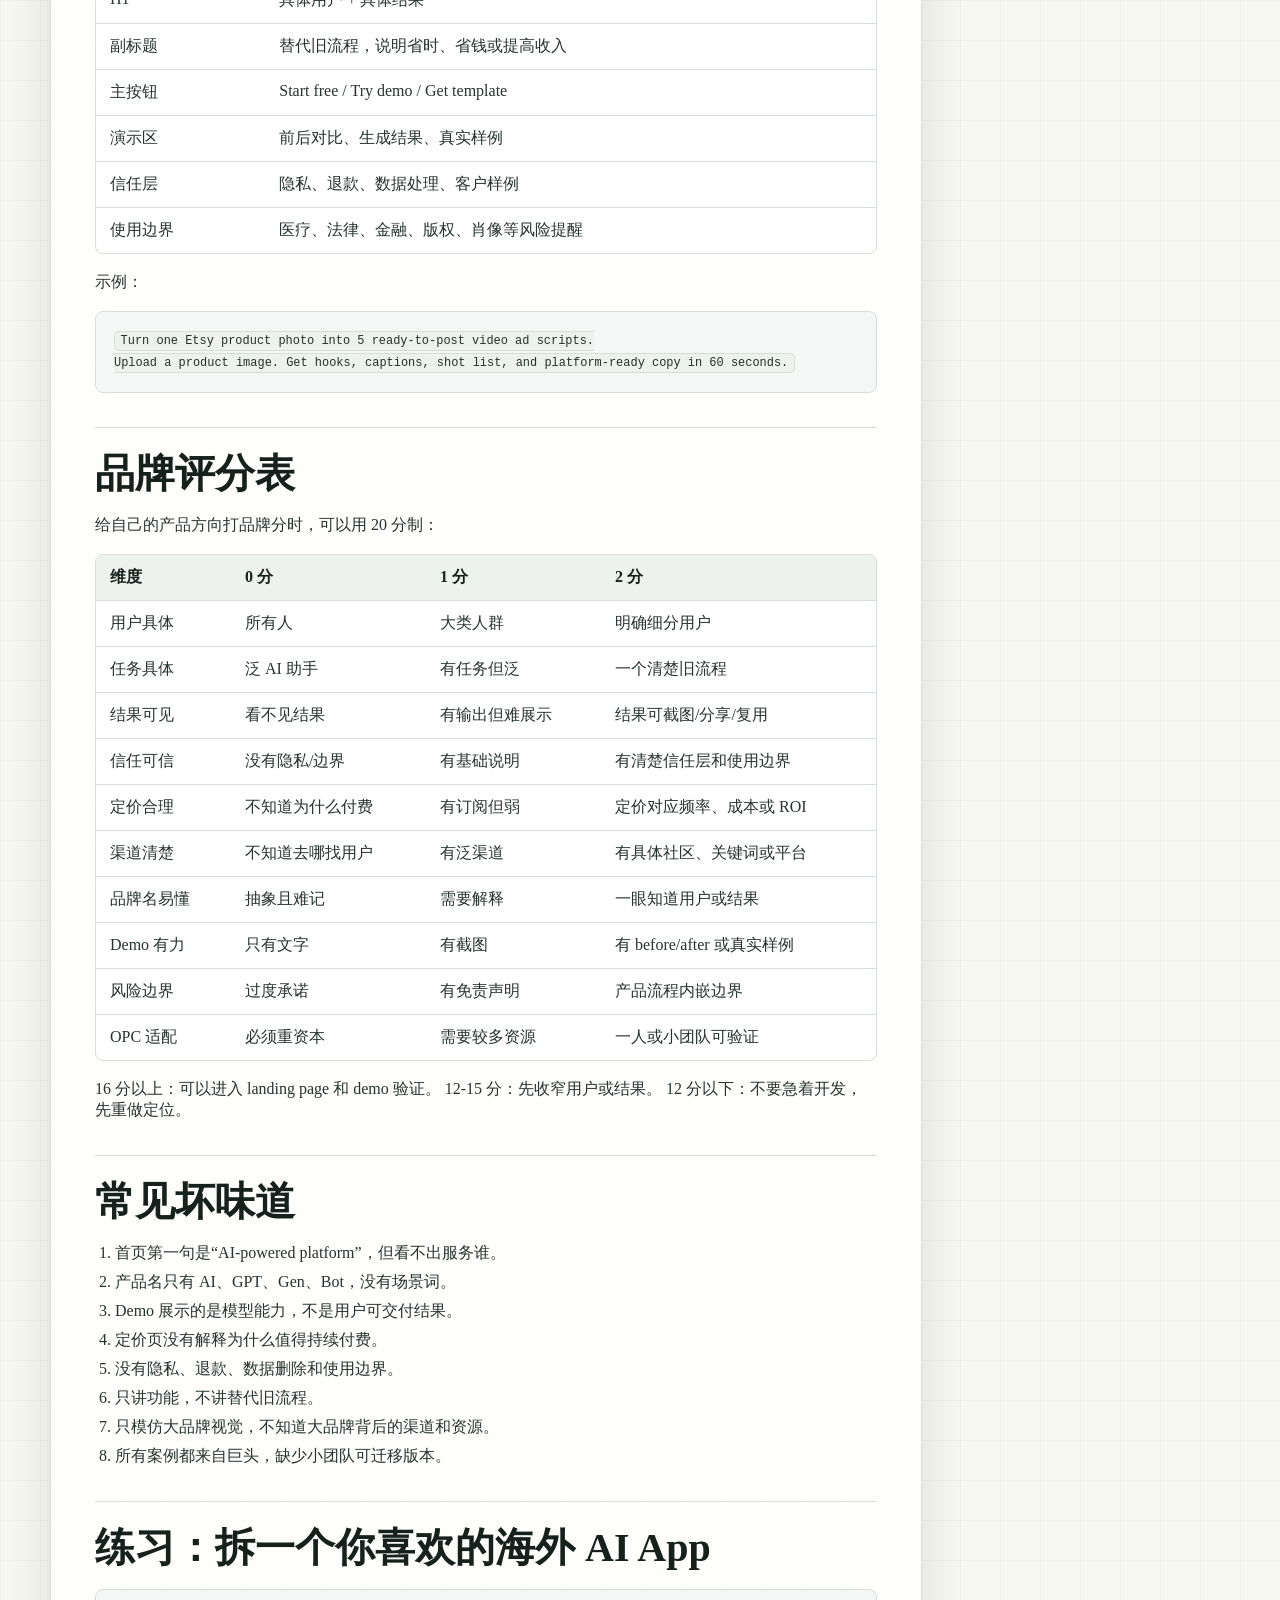
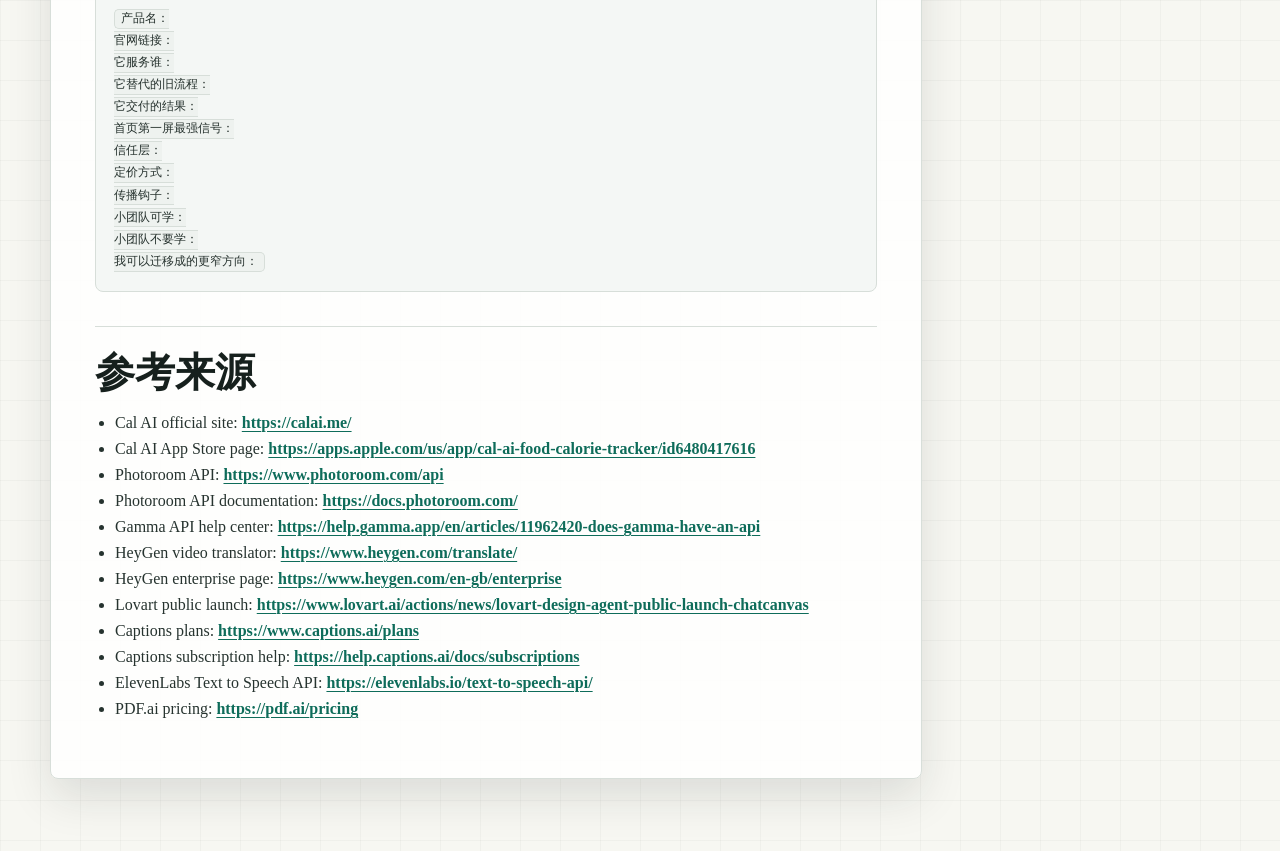
<file: docs/brand-teardown-handbook.html>
<!doctype html>
<html lang="zh-CN">
<head>
  <meta charset="utf-8">
  <meta name="viewport" content="width=device-width, initial-scale=1">
  <title>AI App 出海品牌拆解手册 · AI App 出海知识库</title>
  <meta name="description" content="AI App 出海品牌拆解手册，AI App 出海知识库文档页。">
  <link rel="icon" href="data:,">
  <link rel="stylesheet" href="../site/styles.css">
</head>
<body class="doc-body">
  <a class="skip-link" href="#main">跳到正文</a>
  <header class="doc-header">
    <nav class="doc-nav" aria-label="文档导航">
      <a class="brand" href="../site/index.html">
        <span class="brand-mark">AI</span>
        <span>AI App 出海知识库</span>
      </a>
      <div class="doc-nav-links">
        <a href="../site/index.html#knowledge">知识库</a>
        <a href="../site/index.html#downloads">资料库</a>
        <a href="index.html">文档索引</a>
      </div>
    </nav>
    <div class="doc-hero">
      <p class="eyebrow">Rendered Document</p>
      <h1>AI App 出海品牌拆解手册</h1>
      <p>已渲染为 HTML 页面，来源文件：<code>docs/brand-teardown-handbook.md</code></p>
    </div>
  </header>
  <main class="doc-shell" id="main">
    <article class="doc-article">
<h1 id="ai-app-出海品牌拆解手册">AI App 出海品牌拆解手册</h1>
<p>适合人群：OPC、超级个体、独立开发者、小团队创始人、产品经理、设计师、增长负责人</p>
<p>学习目标：看懂海外 AI App 的品牌不是“起个英文名 + 做个漂亮首页”，而是把用户、任务、结果、信任和分发组织成一个可转化的叙事。</p>
<p>使用方式：先读品牌拆解框架，再看 10 个品牌样本，最后用模板拆自己的产品方向。</p>
<h2 id="一句话结论">一句话结论</h2>
<p>好的 AI App 出海品牌，通常不是强调“我用了什么 AI”，而是让用户一眼看懂：</p>
<pre><code class="language-text">我服务谁 → 替代哪段旧流程 → 交付什么结果 → 为什么值得信任 → 为什么现在就该试</code></pre>
<p>对小团队来说，品牌不是后期美化工作。品牌就是早期产品定位、首页文案、Demo、定价、渠道内容和用户信任的共同入口。</p>
<h2 id="品牌拆解的-8-个问题">品牌拆解的 8 个问题</h2>
<p>每看一个海外 AI App，先不要急着评价 UI 好不好看。按下面 8 个问题拆：</p>
<div class="doc-table-wrap"><table><thead><tr><th>问题</th><th>你要找的证据</th><th>学习重点</th></tr></thead><tbody><tr><td>它服务谁？</td><td>首页标题、案例、导航、客户 logo、定价页</td><td>用户越具体，品牌越容易转化。</td></tr><tr><td>它替代什么旧流程？</td><td>Before/after、use case、API 文档、模板</td><td>用户不是为 AI 付费，而是为少走旧流程付费。</td></tr><tr><td>它交付什么结果？</td><td>导出物、报告、视频、图片、网页、API 返回值</td><td>好品牌会把结果放在第一屏。</td></tr><tr><td>它怎么建立信任？</td><td>隐私、安全、合规、客户案例、人工校验提醒</td><td>出海不是只要酷，还要让用户敢上传数据。</td></tr><tr><td>它怎么包装价格？</td><td>免费试用、订阅、credit、API、enterprise</td><td>定价方式反映用户使用频率和成本结构。</td></tr><tr><td>它的传播钩子是什么？</td><td>可分享链接、前后对比、模板、公开案例</td><td>输出物越能展示，越容易低成本传播。</td></tr><tr><td>它有什么不可复制处？</td><td>模型、数据、渠道、融资、品牌背书</td><td>小团队要学结构，不要复制资源密集打法。</td></tr><tr><td>它给 OPC 的迁移点是什么？</td><td>一个更窄的人群、场景或交付物</td><td>从大品牌里切出小闭环。</td></tr></tbody></table></div>
<h2 id="10-个品牌样本">10 个品牌样本</h2>
<h3 id="1-cal-ai">1. Cal AI</h3>
<p>品牌类型：结果直觉型。</p>
<p>可学之处：</p>
<ul>
<li>名字直接指向 calorie tracking，用户不用猜产品类别。</li>
<li>第一感受是“拍照就能记录”，把旧流程里的搜索、估算、称重和输入压缩成一个动作。</li>
<li>App Store 页面和官网都围绕移动端、减脂目标、快速估算和持续记录建立认知。</li>
</ul>
<p>小团队迁移：</p>
<pre><code class="language-text">不要学“健康赛道很热”，要学“把高频麻烦动作压缩成一次输入”。</code></pre>
<p>可迁移方向：</p>
<ul>
<li>拍照生成商品描述。</li>
<li>上传账单生成报销分类。</li>
<li>粘贴客户需求生成 proposal。</li>
<li>录一段语音生成面试复盘。</li>
</ul>
<p>不要直接复制：</p>
<ul>
<li>健康数据准确性、隐私、退款和合规压力很高。</li>
<li>如果没有投放和留存模型，照片识别类 C 端 App 很容易被获客成本吃掉。</li>
</ul>
<h3 id="2-photoroom">2. Photoroom</h3>
<p>品牌类型：商业结果型。</p>
<p>可学之处：</p>
<ul>
<li>Photoroom 没把自己包装成泛 AI 图片玩具，而是持续强调 product images、commerce、marketplaces、catalogue、API。</li>
<li>它的 API 叙事聚焦在规模化商品视觉生产：抠图、背景、构图、批量一致性和接入商家工作流。</li>
<li>对小 B 来说，这类品牌不是“图片更好看”，而是“上架更快、素材更统一、广告更能用”。</li>
</ul>
<p>小团队迁移：</p>
<pre><code class="language-text">把 AI 图片能力绑定到一个收入动作，例如 listing、广告、转化、上架、报价。</code></pre>
<p>可迁移方向：</p>
<ul>
<li>Etsy 饰品图套版工具。</li>
<li>TikTok Shop 商品封面和短视频首帧。</li>
<li>Shopify 服装场景图批量生成。</li>
<li>Amazon 主图规范检查。</li>
</ul>
<p>不要直接复制：</p>
<ul>
<li>不要做完整图片平台。</li>
<li>先从一个平台、一个品类、一个导出格式做起。</li>
</ul>
<h3 id="3-gamma">3. Gamma</h3>
<p>品牌类型：表达工作流型。</p>
<p>可学之处：</p>
<ul>
<li>Gamma 的强点不是“AI PPT”，而是把 presentation、document、webpage、social post 都放进表达物工作流。</li>
<li>Gamma API 帮助中心强调可程序化生成多种表达物，这说明它不只服务单次创作，也服务工作流集成。</li>
<li>用户买的是“从空白页到能展示的版本”，不是买一个更会写字的聊天框。</li>
</ul>
<p>小团队迁移：</p>
<pre><code class="language-text">不要做泛 PPT，做某类人的表达结果。</code></pre>
<p>可迁移方向：</p>
<ul>
<li>独立顾问 proposal。</li>
<li>创业者 investor update。</li>
<li>老师课程讲义和 handout。</li>
<li>YouTube 长视频转学习卡片。</li>
</ul>
<p>不要直接复制：</p>
<ul>
<li>办公套件和设计平台会持续吸收泛 presentation 能力。</li>
<li>小团队要用行业模板、决策场景和后续跟进动作做差异化。</li>
</ul>
<h3 id="4-heygen">4. HeyGen</h3>
<p>品牌类型：跨语言视频工作流型。</p>
<p>可学之处：</p>
<ul>
<li>HeyGen 的视频翻译页面把问题讲得很清楚：上传视频，自动配音、口型同步、生成字幕，面向跨语言传播。</li>
<li>Enterprise 页面强调团队视频创建、安全、合规和规模化，这说明它已经从“头像生成器”升级成企业内容生产工作流。</li>
<li>品牌关键词不是单一 avatar，而是 global teams、video translation、localization、enterprise workflow。</li>
</ul>
<p>小团队迁移：</p>
<pre><code class="language-text">不要做底层数字人平台，做某行业的视频本地化交付层。</code></pre>
<p>可迁移方向：</p>
<ul>
<li>跨境课程英文转西语短课。</li>
<li>Shopify 教程视频多语言版本。</li>
<li>YouTube 创作者视频摘要和配音包。</li>
<li>企业 onboarding 视频本地化服务。</li>
</ul>
<p>不要直接复制：</p>
<ul>
<li>肖像、声音、deepfake、企业安全审查都很重。</li>
<li>OPC 更适合用现有 API 组合服务层，而不是自研底层模型。</li>
</ul>
<h3 id="5-lovart">5. Lovart</h3>
<p>品牌类型：Agent 叙事型。</p>
<p>可学之处：</p>
<ul>
<li>Lovart 把自己定义成 Design Agent，并把 ChatCanvas 作为人机共创空间，而不只是图片生成器。</li>
<li>它的公开发布材料强调从一个 prompt 到多种可编辑资产，包括品牌素材、视频、故事板和 3D 内容。</li>
<li>这类品牌的核心不是“我会生成”，而是“我能理解创意意图，并协调多个输出物”。</li>
</ul>
<p>小团队迁移：</p>
<pre><code class="language-text">Agent 不是聊天框，而是替用户完成一串专业决策和交付。</code></pre>
<p>可迁移方向：</p>
<ul>
<li>Shopify 新店首屏 + 商品图 + 广告图套件。</li>
<li>播客节目 visual kit。</li>
<li>独立咨询师品牌提案包。</li>
<li>课程发布页 + 海报 + 社群卡片。</li>
</ul>
<p>不要直接复制：</p>
<ul>
<li>全能设计 Agent 对模型、审美、版权和可编辑性要求高。</li>
<li>小团队要把 Agent 收窄到一个行业交付包。</li>
</ul>
<h3 id="6-captions">6. Captions</h3>
<p>品牌类型：创作者生产力型。</p>
<p>可学之处：</p>
<ul>
<li>Captions 从字幕工具延展到更完整的视频创作和社交内容生产。</li>
<li>定价和帮助文档里能看到 caption styles、AI 生成素材、AI actors/scenes 等模块，说明它围绕创作者的完整视频生产流程扩展。</li>
<li>对创作者品牌来说，输出可直接发布、可分享、可对比，是最强传播资产。</li>
</ul>
<p>小团队迁移：</p>
<pre><code class="language-text">视频工具不要泛化，必须绑定平台、内容类型和发布动作。</code></pre>
<p>可迁移方向：</p>
<ul>
<li>TikTok Shop 卖家 UGC 广告脚本和字幕。</li>
<li>YouTube Shorts 教程切片。</li>
<li>播客高光片段标题、字幕和描述。</li>
<li>英文课程短视频封面与 caption 包。</li>
</ul>
<p>不要直接复制：</p>
<ul>
<li>泛剪辑器、泛字幕器是红海。</li>
<li>小团队应先做一个平台规范里的窄任务。</li>
</ul>
<h3 id="7-elevenlabs">7. ElevenLabs</h3>
<p>品牌类型：基础设施 + 创作者工具型。</p>
<p>可学之处：</p>
<ul>
<li>ElevenLabs 的 TTS API 页面把品牌建立在 voice AI、API、模型质量和开发者接入上。</li>
<li>它不是只卖“声音好听”，还把声音作为可嵌入到游戏、视频、应用、客服和代理系统里的基础设施。</li>
<li>这种品牌适合 API、credit、开发者文档和生态集成。</li>
</ul>
<p>小团队迁移：</p>
<pre><code class="language-text">底层模型很难复制，但可以基于底层 API 做垂直语音产品。</code></pre>
<p>可迁移方向：</p>
<ul>
<li>播客本地化配音。</li>
<li>小语种课程旁白。</li>
<li>客服 FAQ 语音包。</li>
<li>儿童故事生成和朗读，但要注意儿童内容合规。</li>
</ul>
<p>不要直接复制：</p>
<ul>
<li>不要试图做“更便宜的 ElevenLabs”作为唯一卖点。</li>
<li>语音产品要特别注意声音授权、肖像权和欺骗性内容边界。</li>
</ul>
<h3 id="8-pdf-ai-chatpdf">8. PDF.ai / ChatPDF</h3>
<p>品牌类型：任务直觉型。</p>
<p>可学之处：</p>
<ul>
<li>PDF.ai 这类名字直接解释产品：用户把 PDF 上传，然后提问。</li>
<li>它的学习价值在于入口极低，教育成本小。</li>
<li>但泛 PDF Chat 已经高度商品化，真正的品牌机会要从“聊文件”变成“完成行业文件任务”。</li>
</ul>
<p>小团队迁移：</p>
<pre><code class="language-text">把文件入口变成行业结果，而不是让所有文件都能聊天。</code></pre>
<p>可迁移方向：</p>
<ul>
<li>保险条款解释和风险提示。</li>
<li>自由职业合同付款/版权/违约检查。</li>
<li>移民材料清单。</li>
<li>课程讲义生成测验。</li>
</ul>
<p>不要直接复制：</p>
<ul>
<li>不要做所有 PDF 都能聊。</li>
<li>没有行业任务和信任层，很难长期留存。</li>
</ul>
<h3 id="9-photo-ai-interior-ai">9. Photo AI / Interior AI</h3>
<p>品牌类型：创始人分发型。</p>
<p>可学之处：</p>
<ul>
<li>Photo AI、Interior AI 这类名字简单直接，用户一眼知道结果。</li>
<li>Pieter Levels 这类独立开发者案例的重要资产不是“一个人做”，而是公开构建、个人品牌、SEO、社交传播和强视觉结果共同构成分发。</li>
<li>对 OPC 来说，founder story 本身可以成为早期信任入口。</li>
</ul>
<p>小团队迁移：</p>
<pre><code class="language-text">不要只学 solo coding，要学 founder distribution。</code></pre>
<p>可迁移方向：</p>
<ul>
<li>build in public 记录每周数据。</li>
<li>用前后对比图做 SEO 和社交素材。</li>
<li>把用户输出物做成公开 gallery。</li>
<li>用案例故事替代空泛功能介绍。</li>
</ul>
<p>不要直接复制：</p>
<ul>
<li>没有个人品牌和内容复利，单人开发只是成本低，不是护城河。</li>
</ul>
<h3 id="10-calm-wysa">10. Calm / Wysa</h3>
<p>品牌类型：信任和情绪型。</p>
<p>可学之处：</p>
<ul>
<li>情绪、睡眠、心理类品牌通常不靠技术炫耀，而靠安全感、长期习惯、语言温度和边界感。</li>
<li>Wysa 这类心理支持产品的品牌重点是陪伴、支持和安全边界，而不是承诺治疗奇迹。</li>
<li>这类品牌最怕的是过度承诺。</li>
</ul>
<p>小团队迁移：</p>
<pre><code class="language-text">健康和心理类品牌要先建立边界，再建立功能。</code></pre>
<p>可迁移方向：</p>
<ul>
<li>职场压力 journaling。</li>
<li>睡前复盘和放松提示。</li>
<li>非诊断型情绪记录。</li>
<li>面向创作者的 burnout check-in。</li>
</ul>
<p>不要直接复制：</p>
<ul>
<li>不要承诺诊断、治疗或替代专业人士。</li>
<li>用户隐私、危机干预和免责声明要比普通工具更严肃。</li>
</ul>
<h2 id="品牌命名模式">品牌命名模式</h2>
<h3 id="结果词命名">结果词命名</h3>
<p>适合工具型产品。</p>
<pre><code class="language-text">Photo AI
PDF.ai
ClientBriefAI
ListingVideo</code></pre>
<p>优点：教育成本低。 风险：容易显得普通，长期扩品类时受限。</p>
<h3 id="人群-任务命名">人群 + 任务命名</h3>
<p>适合 OPC 第一款产品。</p>
<pre><code class="language-text">EtsyAdMaker
PitchDeckCoach
InterviewLoop
ShopifyCaptionKit</code></pre>
<p>优点：用户、任务、渠道都清楚。 风险：如果人群选错，转向时需要改品牌。</p>
<h3 id="情绪-状态命名">情绪/状态命名</h3>
<p>适合健康、学习、陪伴类。</p>
<pre><code class="language-text">Calm
Headspace
Wysa
Focusmate</code></pre>
<p>优点：有长期品牌空间。 风险：第一版产品需要更强解释。</p>
<h3 id="平台型抽象命名">平台型抽象命名</h3>
<p>适合长期多产品线。</p>
<pre><code class="language-text">Gamma
Lovart
HeyGen
ElevenLabs</code></pre>
<p>优点：可扩展。 风险：早期必须靠强首页、Demo 和案例解释。</p>
<h2 id="首页首屏模板">首页首屏模板</h2>
<p>小团队的第一个海外 AI App 首页，不建议写成：</p>
<pre><code class="language-text">AI-powered productivity platform for everyone.</code></pre>
<p>更建议写成：</p>
<pre><code class="language-text">Turn [input] into [paid outcome] for [specific user].</code></pre>
<p>首屏应包含：</p>
<div class="doc-table-wrap"><table><thead><tr><th>区块</th><th>内容</th></tr></thead><tbody><tr><td>H1</td><td>具体用户 + 具体结果</td></tr><tr><td>副标题</td><td>替代旧流程，说明省时、省钱或提高收入</td></tr><tr><td>主按钮</td><td>Start free / Try demo / Get template</td></tr><tr><td>演示区</td><td>前后对比、生成结果、真实样例</td></tr><tr><td>信任层</td><td>隐私、退款、数据处理、客户样例</td></tr><tr><td>使用边界</td><td>医疗、法律、金融、版权、肖像等风险提醒</td></tr></tbody></table></div>
<p>示例：</p>
<pre><code class="language-text">Turn one Etsy product photo into 5 ready-to-post video ad scripts.
Upload a product image. Get hooks, captions, shot list, and platform-ready copy in 60 seconds.</code></pre>
<h2 id="品牌评分表">品牌评分表</h2>
<p>给自己的产品方向打品牌分时，可以用 20 分制：</p>
<div class="doc-table-wrap"><table><thead><tr><th>维度</th><th>0 分</th><th>1 分</th><th>2 分</th></tr></thead><tbody><tr><td>用户具体</td><td>所有人</td><td>大类人群</td><td>明确细分用户</td></tr><tr><td>任务具体</td><td>泛 AI 助手</td><td>有任务但泛</td><td>一个清楚旧流程</td></tr><tr><td>结果可见</td><td>看不见结果</td><td>有输出但难展示</td><td>结果可截图/分享/复用</td></tr><tr><td>信任可信</td><td>没有隐私/边界</td><td>有基础说明</td><td>有清楚信任层和使用边界</td></tr><tr><td>定价合理</td><td>不知道为什么付费</td><td>有订阅但弱</td><td>定价对应频率、成本或 ROI</td></tr><tr><td>渠道清楚</td><td>不知道去哪找用户</td><td>有泛渠道</td><td>有具体社区、关键词或平台</td></tr><tr><td>品牌名易懂</td><td>抽象且难记</td><td>需要解释</td><td>一眼知道用户或结果</td></tr><tr><td>Demo 有力</td><td>只有文字</td><td>有截图</td><td>有 before/after 或真实样例</td></tr><tr><td>风险边界</td><td>过度承诺</td><td>有免责声明</td><td>产品流程内嵌边界</td></tr><tr><td>OPC 适配</td><td>必须重资本</td><td>需要较多资源</td><td>一人或小团队可验证</td></tr></tbody></table></div>
<p>16 分以上：可以进入 landing page 和 demo 验证。 12-15 分：先收窄用户或结果。 12 分以下：不要急着开发，先重做定位。</p>
<h2 id="常见坏味道">常见坏味道</h2>
<ol>
<li>首页第一句是“AI-powered platform”，但看不出服务谁。</li>
<li>产品名只有 AI、GPT、Gen、Bot，没有场景词。</li>
<li>Demo 展示的是模型能力，不是用户可交付结果。</li>
<li>定价页没有解释为什么值得持续付费。</li>
<li>没有隐私、退款、数据删除和使用边界。</li>
<li>只讲功能，不讲替代旧流程。</li>
<li>只模仿大品牌视觉，不知道大品牌背后的渠道和资源。</li>
<li>所有案例都来自巨头，缺少小团队可迁移版本。</li>
</ol>
<h2 id="练习-拆一个你喜欢的海外-ai-app">练习：拆一个你喜欢的海外 AI App</h2>
<pre><code class="language-text">产品名：
官网链接：
它服务谁：
它替代的旧流程：
它交付的结果：
首页第一屏最强信号：
信任层：
定价方式：
传播钩子：
小团队可学：
小团队不要学：
我可以迁移成的更窄方向：</code></pre>
<h2 id="参考来源">参考来源</h2>
<ul>
<li>Cal AI official site: <a href="https://calai.me/" target="_blank" rel="noreferrer">https://calai.me/</a></li>
<li>Cal AI App Store page: <a href="https://apps.apple.com/us/app/cal-ai-food-calorie-tracker/id6480417616" target="_blank" rel="noreferrer">https://apps.apple.com/us/app/cal-ai-food-calorie-tracker/id6480417616</a></li>
<li>Photoroom API: <a href="https://www.photoroom.com/api" target="_blank" rel="noreferrer">https://www.photoroom.com/api</a></li>
<li>Photoroom API documentation: <a href="https://docs.photoroom.com/" target="_blank" rel="noreferrer">https://docs.photoroom.com/</a></li>
<li>Gamma API help center: <a href="https://help.gamma.app/en/articles/11962420-does-gamma-have-an-api" target="_blank" rel="noreferrer">https://help.gamma.app/en/articles/11962420-does-gamma-have-an-api</a></li>
<li>HeyGen video translator: <a href="https://www.heygen.com/translate/" target="_blank" rel="noreferrer">https://www.heygen.com/translate/</a></li>
<li>HeyGen enterprise page: <a href="https://www.heygen.com/en-gb/enterprise" target="_blank" rel="noreferrer">https://www.heygen.com/en-gb/enterprise</a></li>
<li>Lovart public launch: <a href="https://www.lovart.ai/actions/news/lovart-design-agent-public-launch-chatcanvas" target="_blank" rel="noreferrer">https://www.lovart.ai/actions/news/lovart-design-agent-public-launch-chatcanvas</a></li>
<li>Captions plans: <a href="https://www.captions.ai/plans" target="_blank" rel="noreferrer">https://www.captions.ai/plans</a></li>
<li>Captions subscription help: <a href="https://help.captions.ai/docs/subscriptions" target="_blank" rel="noreferrer">https://help.captions.ai/docs/subscriptions</a></li>
<li>ElevenLabs Text to Speech API: <a href="https://elevenlabs.io/text-to-speech-api/" target="_blank" rel="noreferrer">https://elevenlabs.io/text-to-speech-api/</a></li>
<li>PDF.ai pricing: <a href="https://pdf.ai/pricing" target="_blank" rel="noreferrer">https://pdf.ai/pricing</a></li>
</ul>
    </article>
    <aside class="doc-side">
      <nav class="doc-toc" aria-label="本文目录"><strong>目录</strong><a class="toc-level-2" href="#一句话结论">一句话结论</a><a class="toc-level-2" href="#品牌拆解的-8-个问题">品牌拆解的 8 个问题</a><a class="toc-level-2" href="#10-个品牌样本">10 个品牌样本</a><a class="toc-level-3" href="#1-cal-ai">1. Cal AI</a><a class="toc-level-3" href="#2-photoroom">2. Photoroom</a><a class="toc-level-3" href="#3-gamma">3. Gamma</a><a class="toc-level-3" href="#4-heygen">4. HeyGen</a><a class="toc-level-3" href="#5-lovart">5. Lovart</a><a class="toc-level-3" href="#6-captions">6. Captions</a><a class="toc-level-3" href="#7-elevenlabs">7. ElevenLabs</a><a class="toc-level-3" href="#8-pdf-ai-chatpdf">8. PDF.ai / ChatPDF</a><a class="toc-level-3" href="#9-photo-ai-interior-ai">9. Photo AI / Interior AI</a><a class="toc-level-3" href="#10-calm-wysa">10. Calm / Wysa</a><a class="toc-level-2" href="#品牌命名模式">品牌命名模式</a><a class="toc-level-3" href="#结果词命名">结果词命名</a><a class="toc-level-3" href="#人群-任务命名">人群 + 任务命名</a><a class="toc-level-3" href="#情绪-状态命名">情绪/状态命名</a><a class="toc-level-3" href="#平台型抽象命名">平台型抽象命名</a><a class="toc-level-2" href="#首页首屏模板">首页首屏模板</a><a class="toc-level-2" href="#品牌评分表">品牌评分表</a><a class="toc-level-2" href="#常见坏味道">常见坏味道</a><a class="toc-level-2" href="#练习-拆一个你喜欢的海外-ai-app">练习：拆一个你喜欢的海外 AI App</a><a class="toc-level-2" href="#参考来源">参考来源</a></nav>
      <div class="doc-meta">
        <strong>页面信息</strong>
        <span>最后核查：2026-06-02</span>
        <a href="../site/index.html">返回知识库首页</a>
      </div>
    </aside>
  </main>
</body>
</html>
</file>
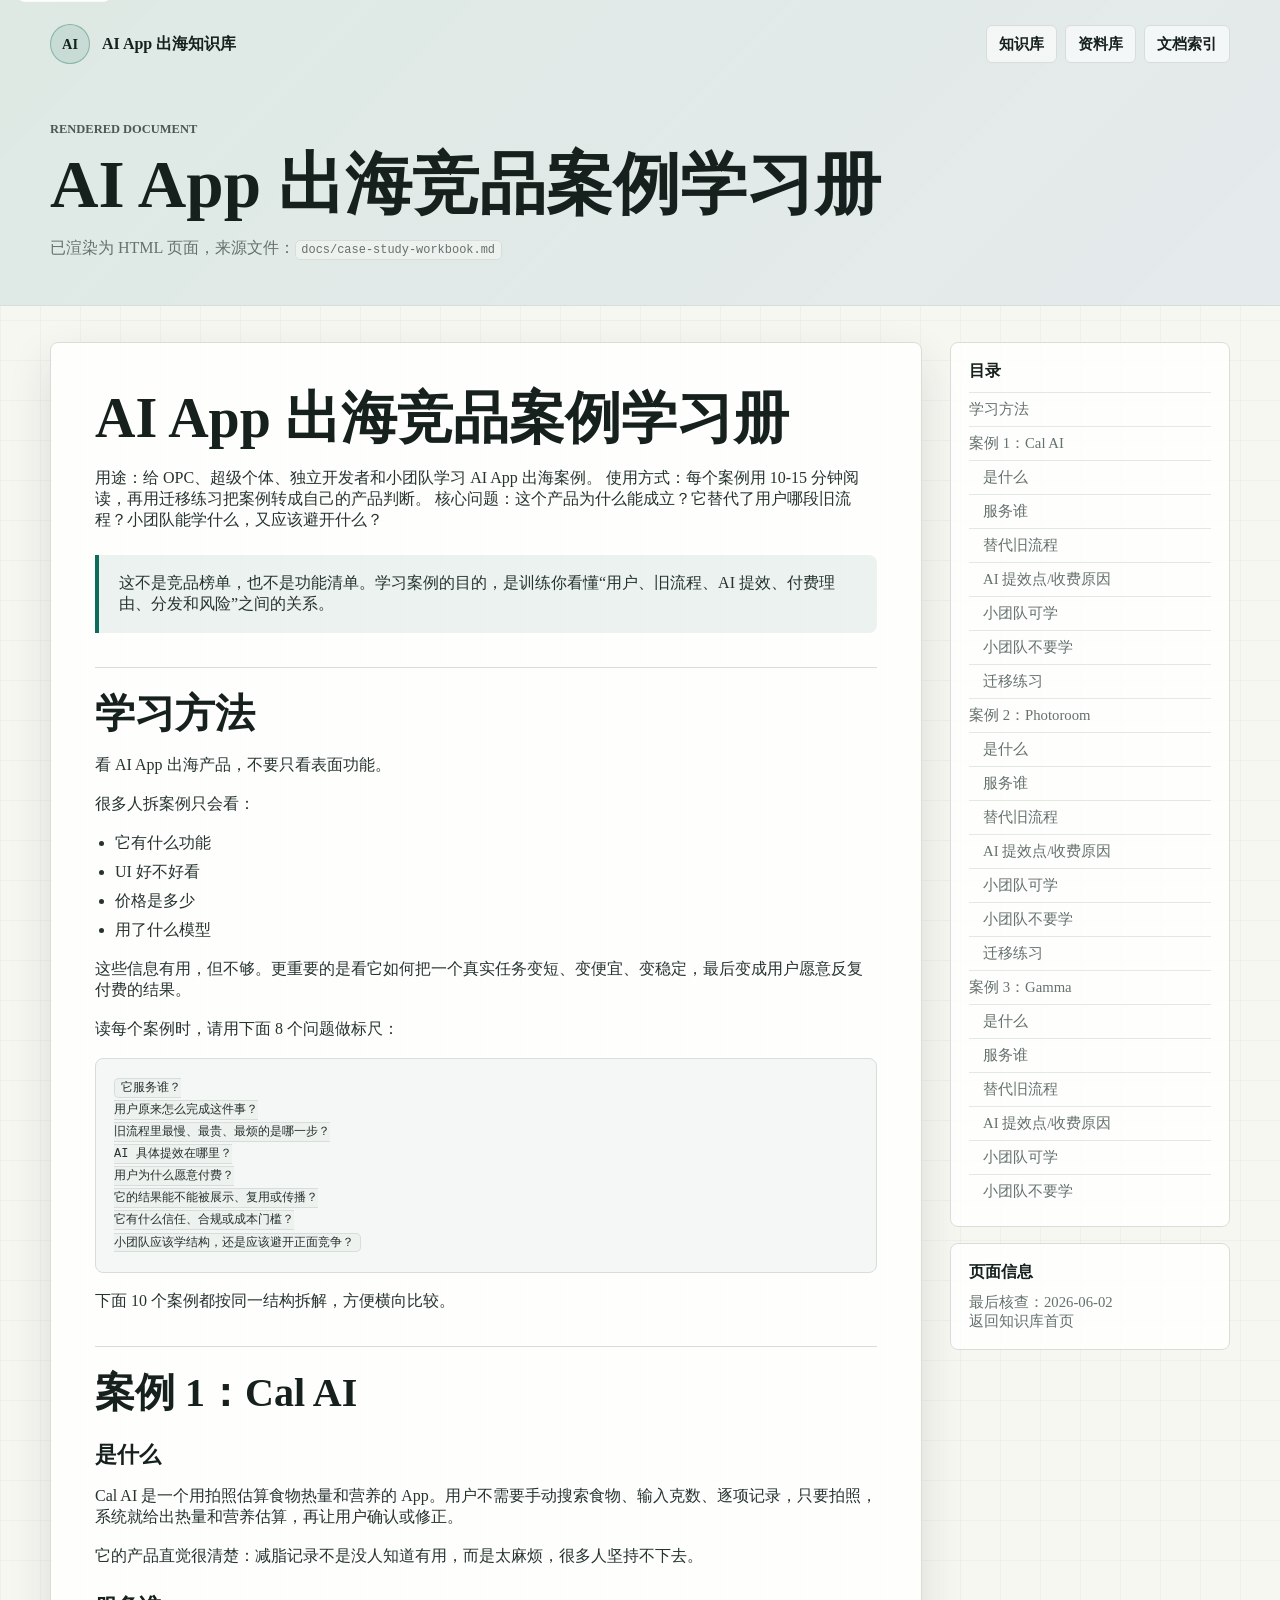
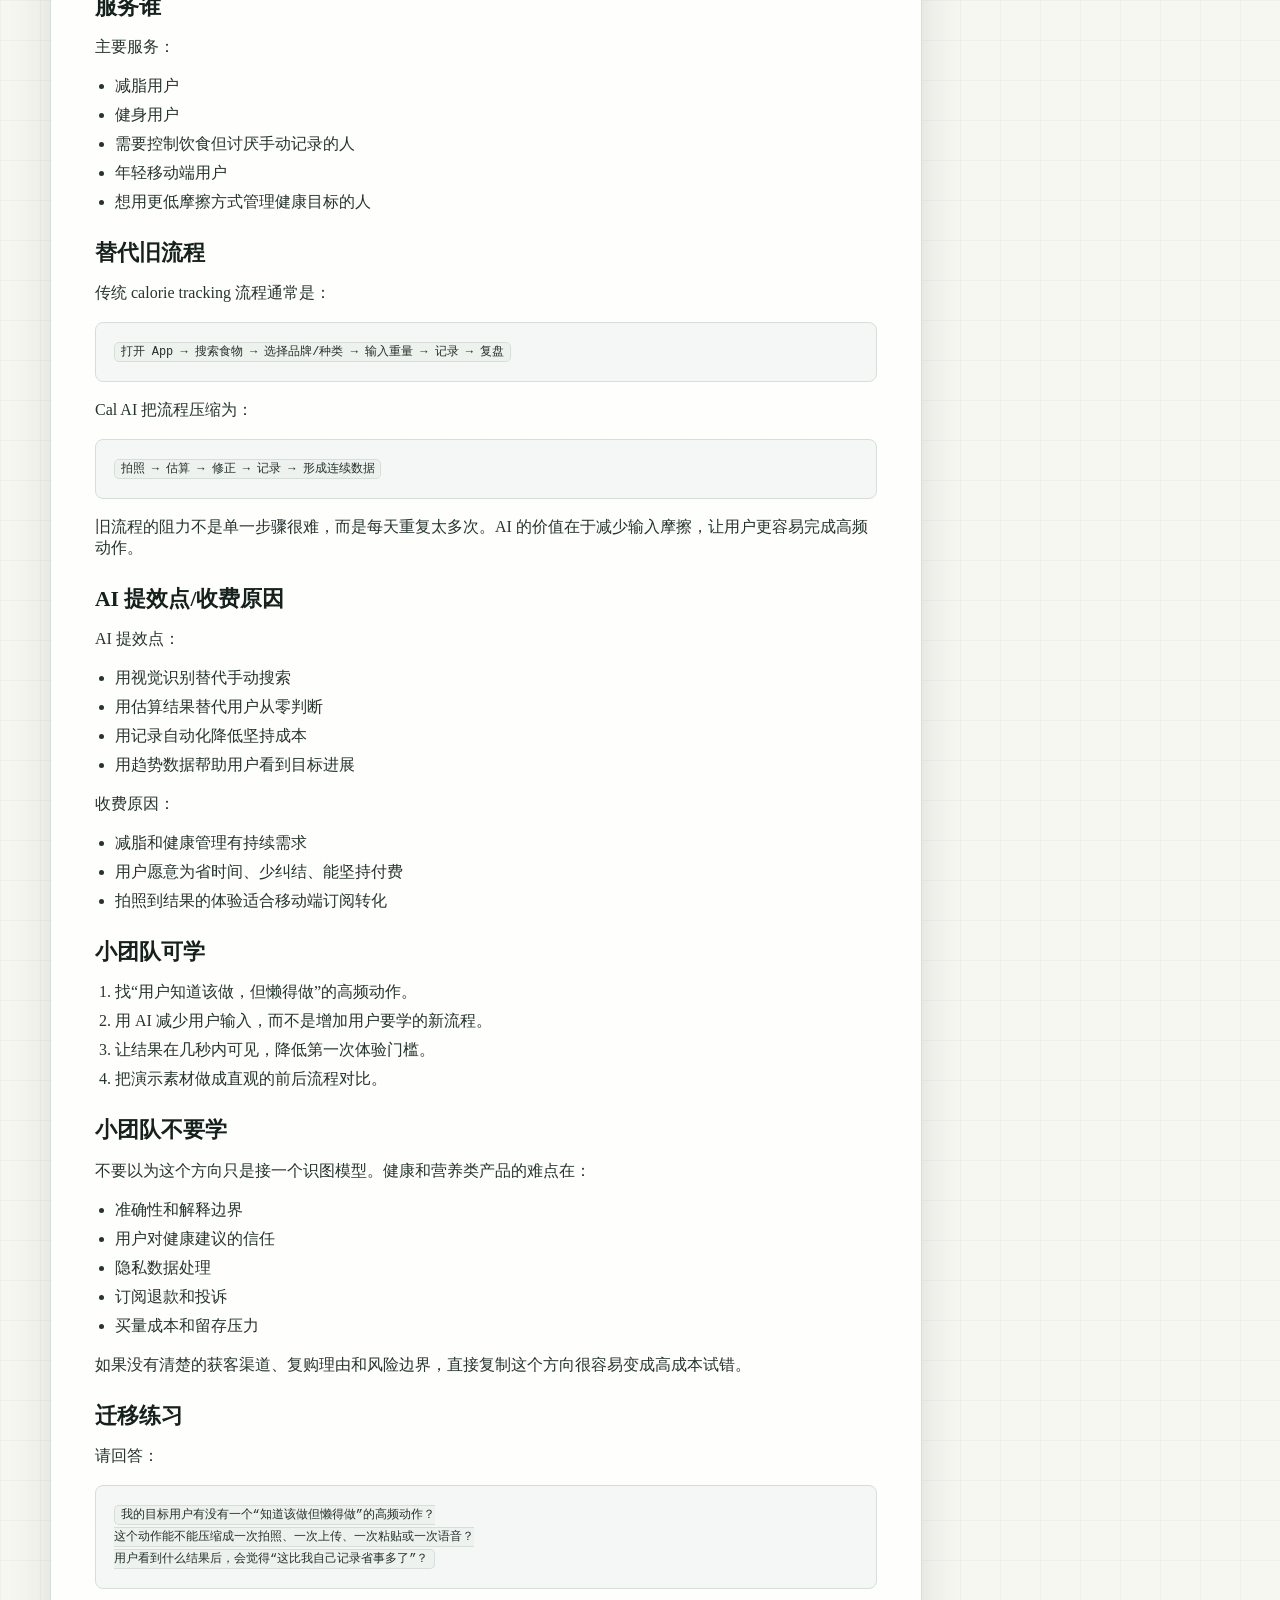
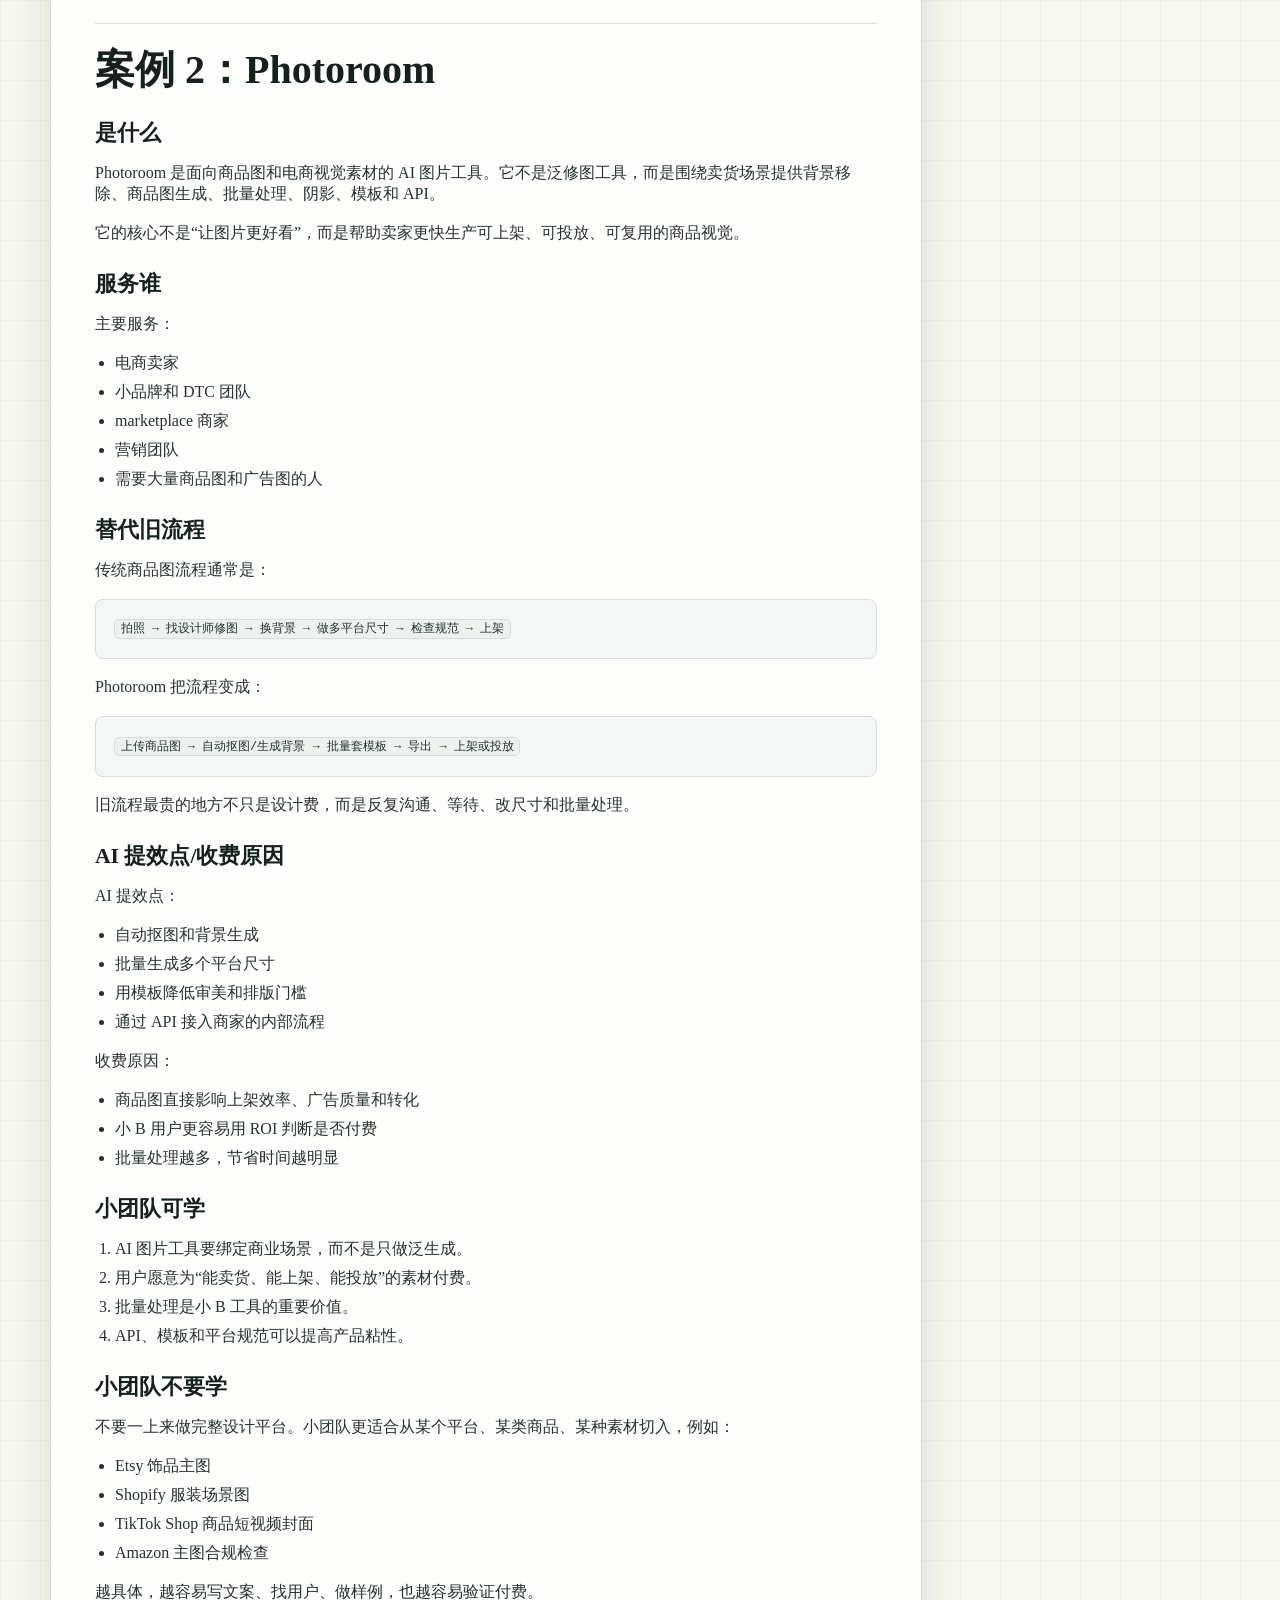
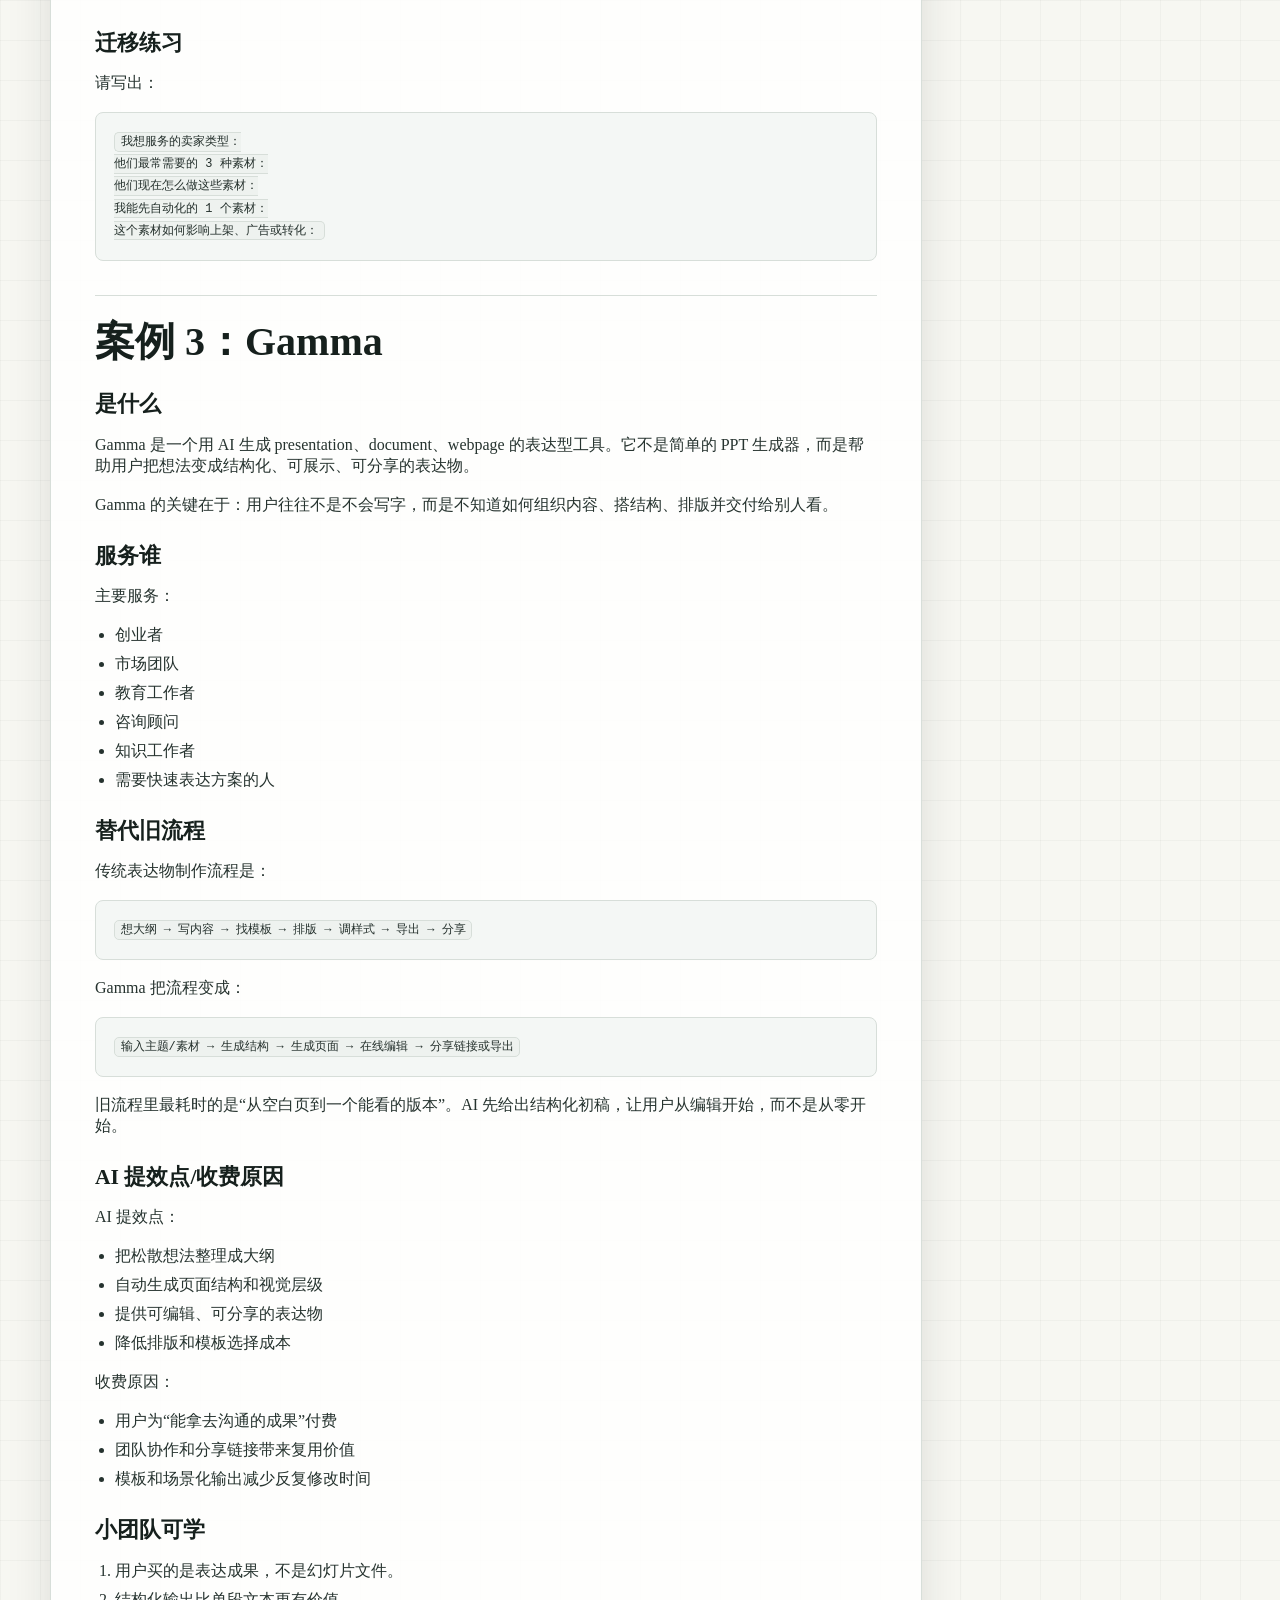
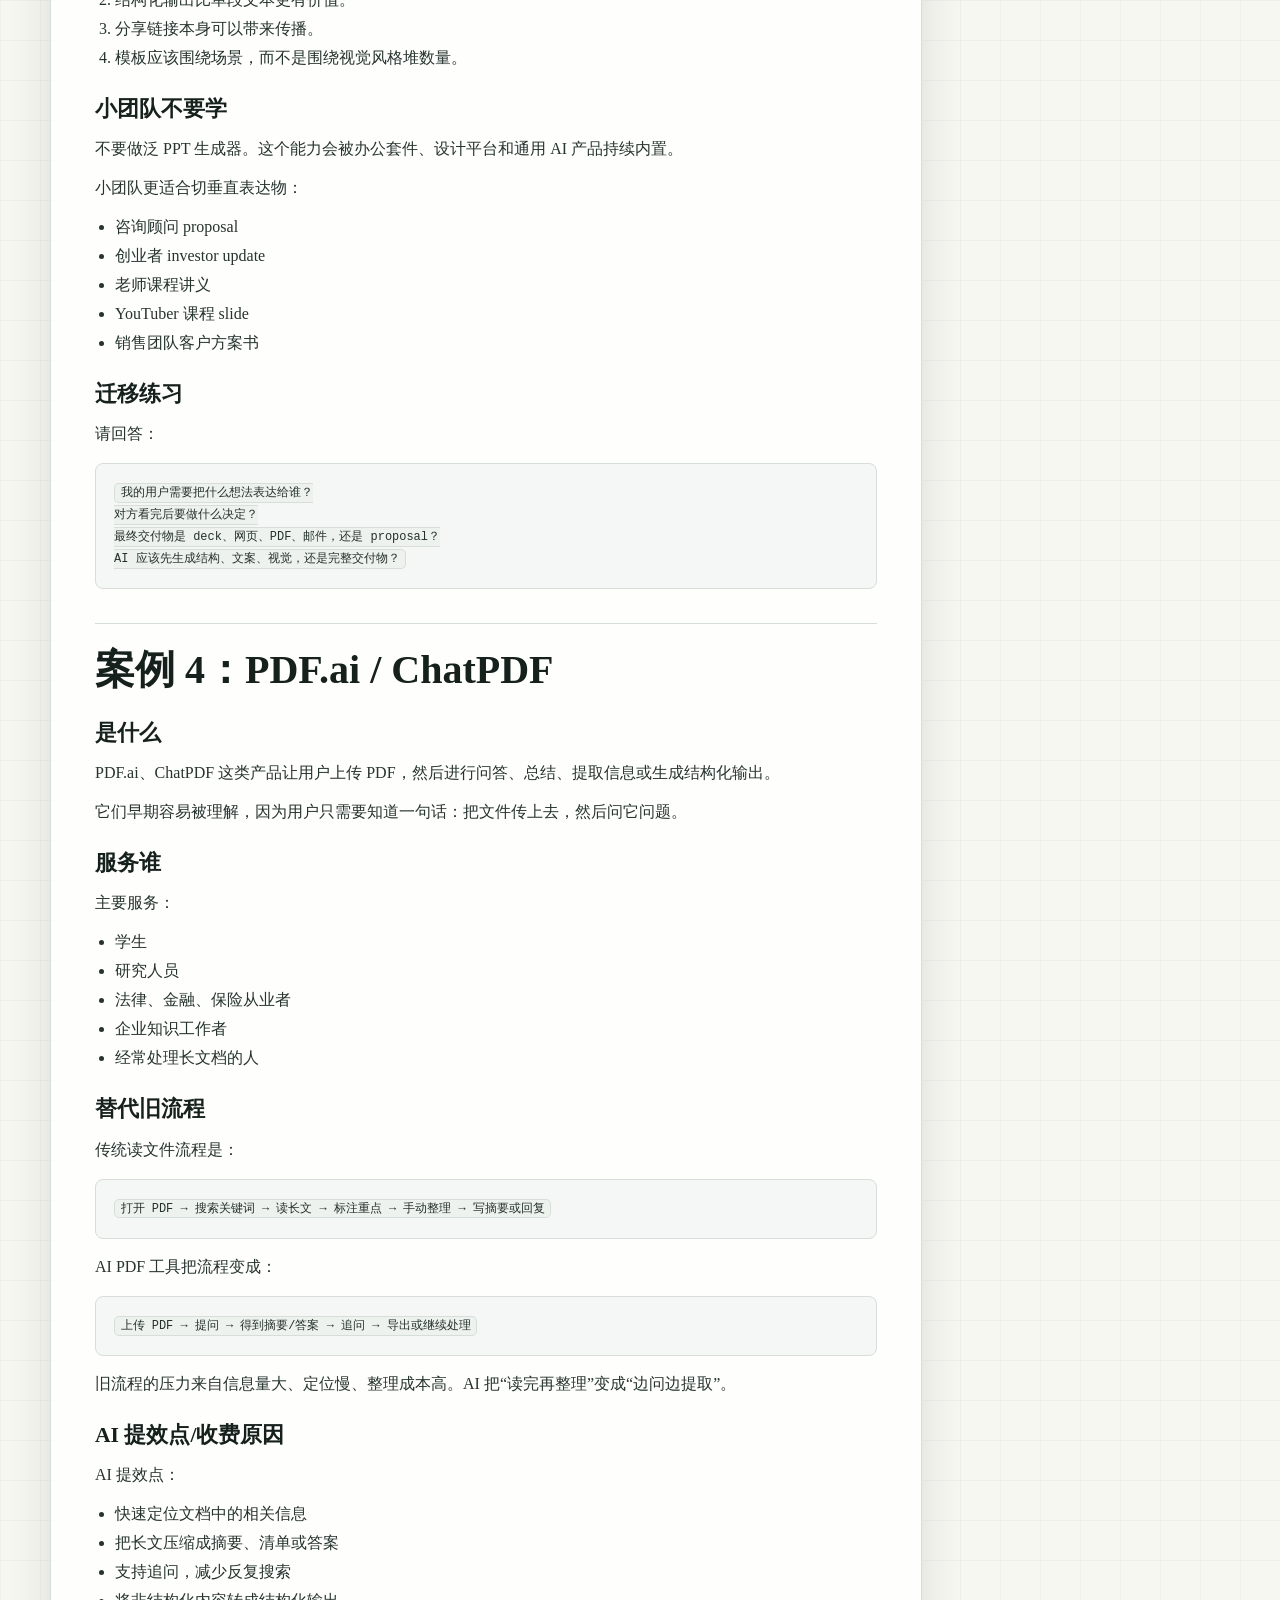
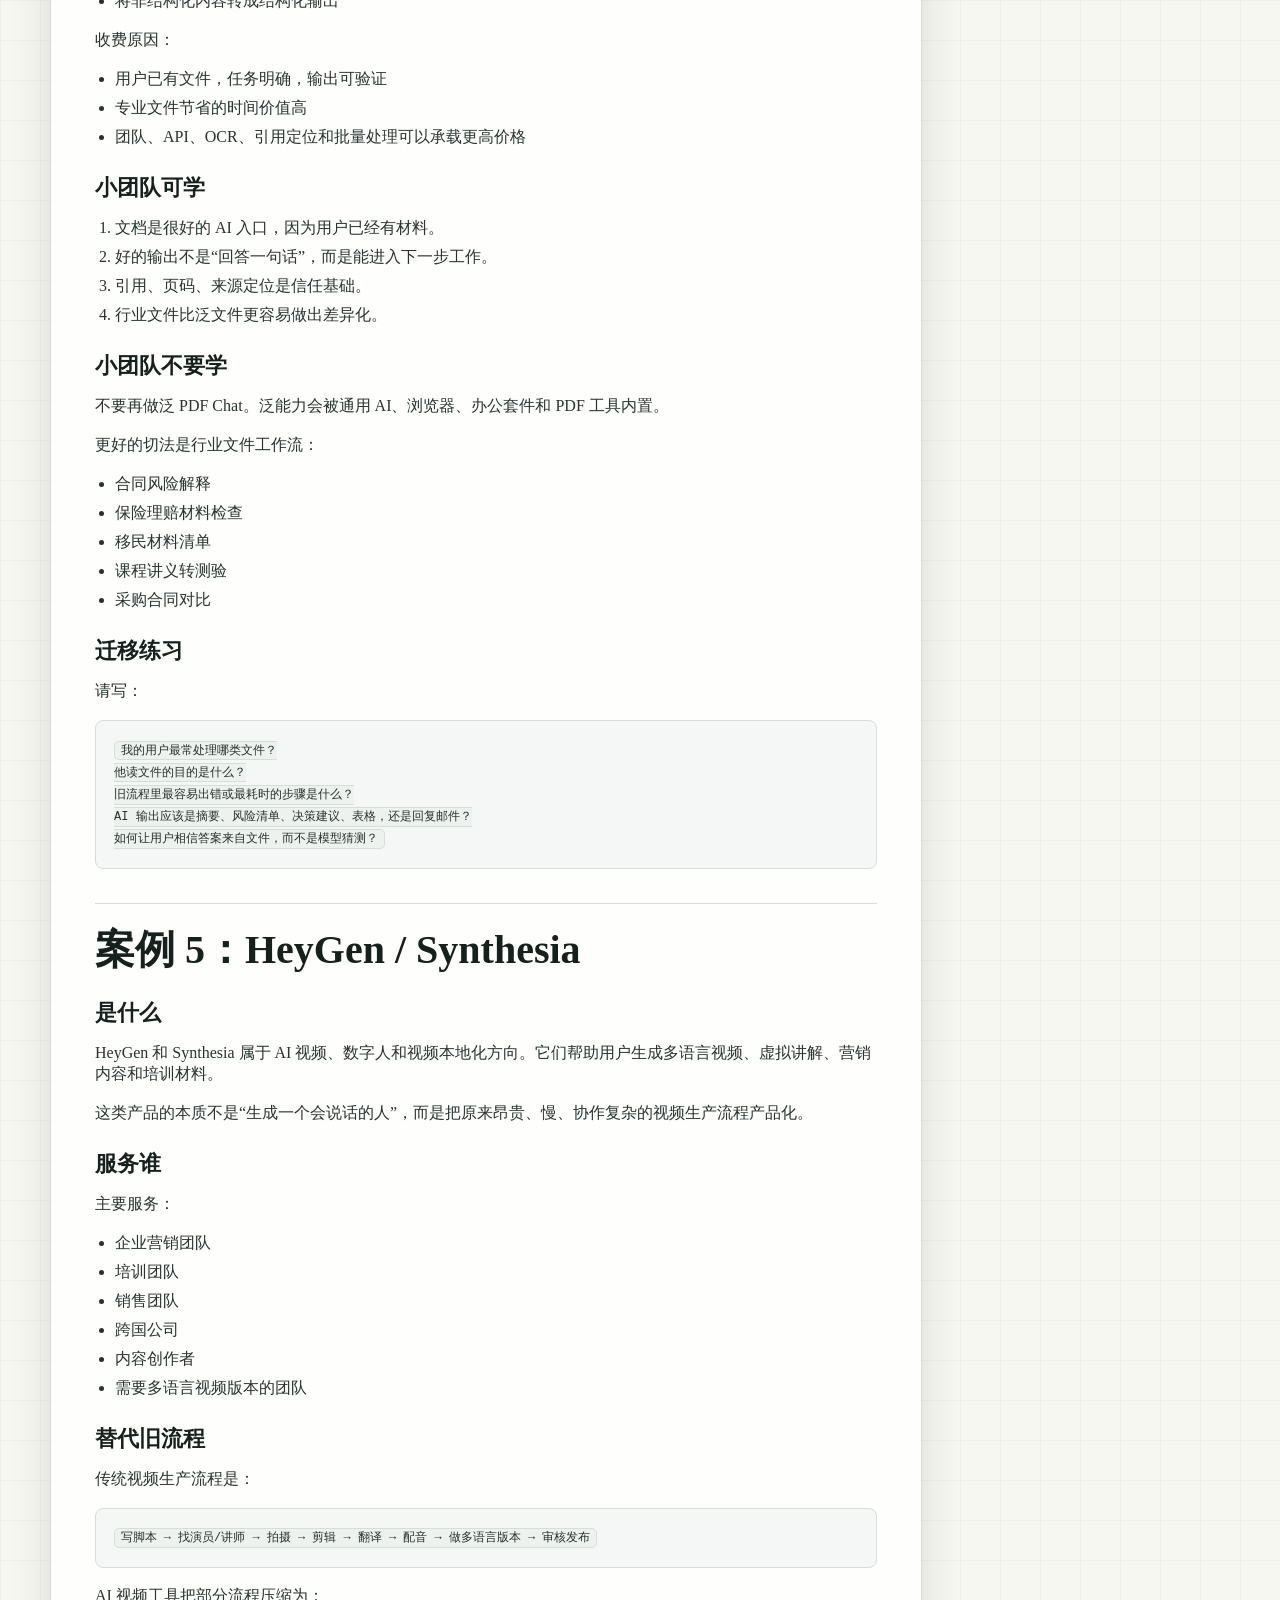
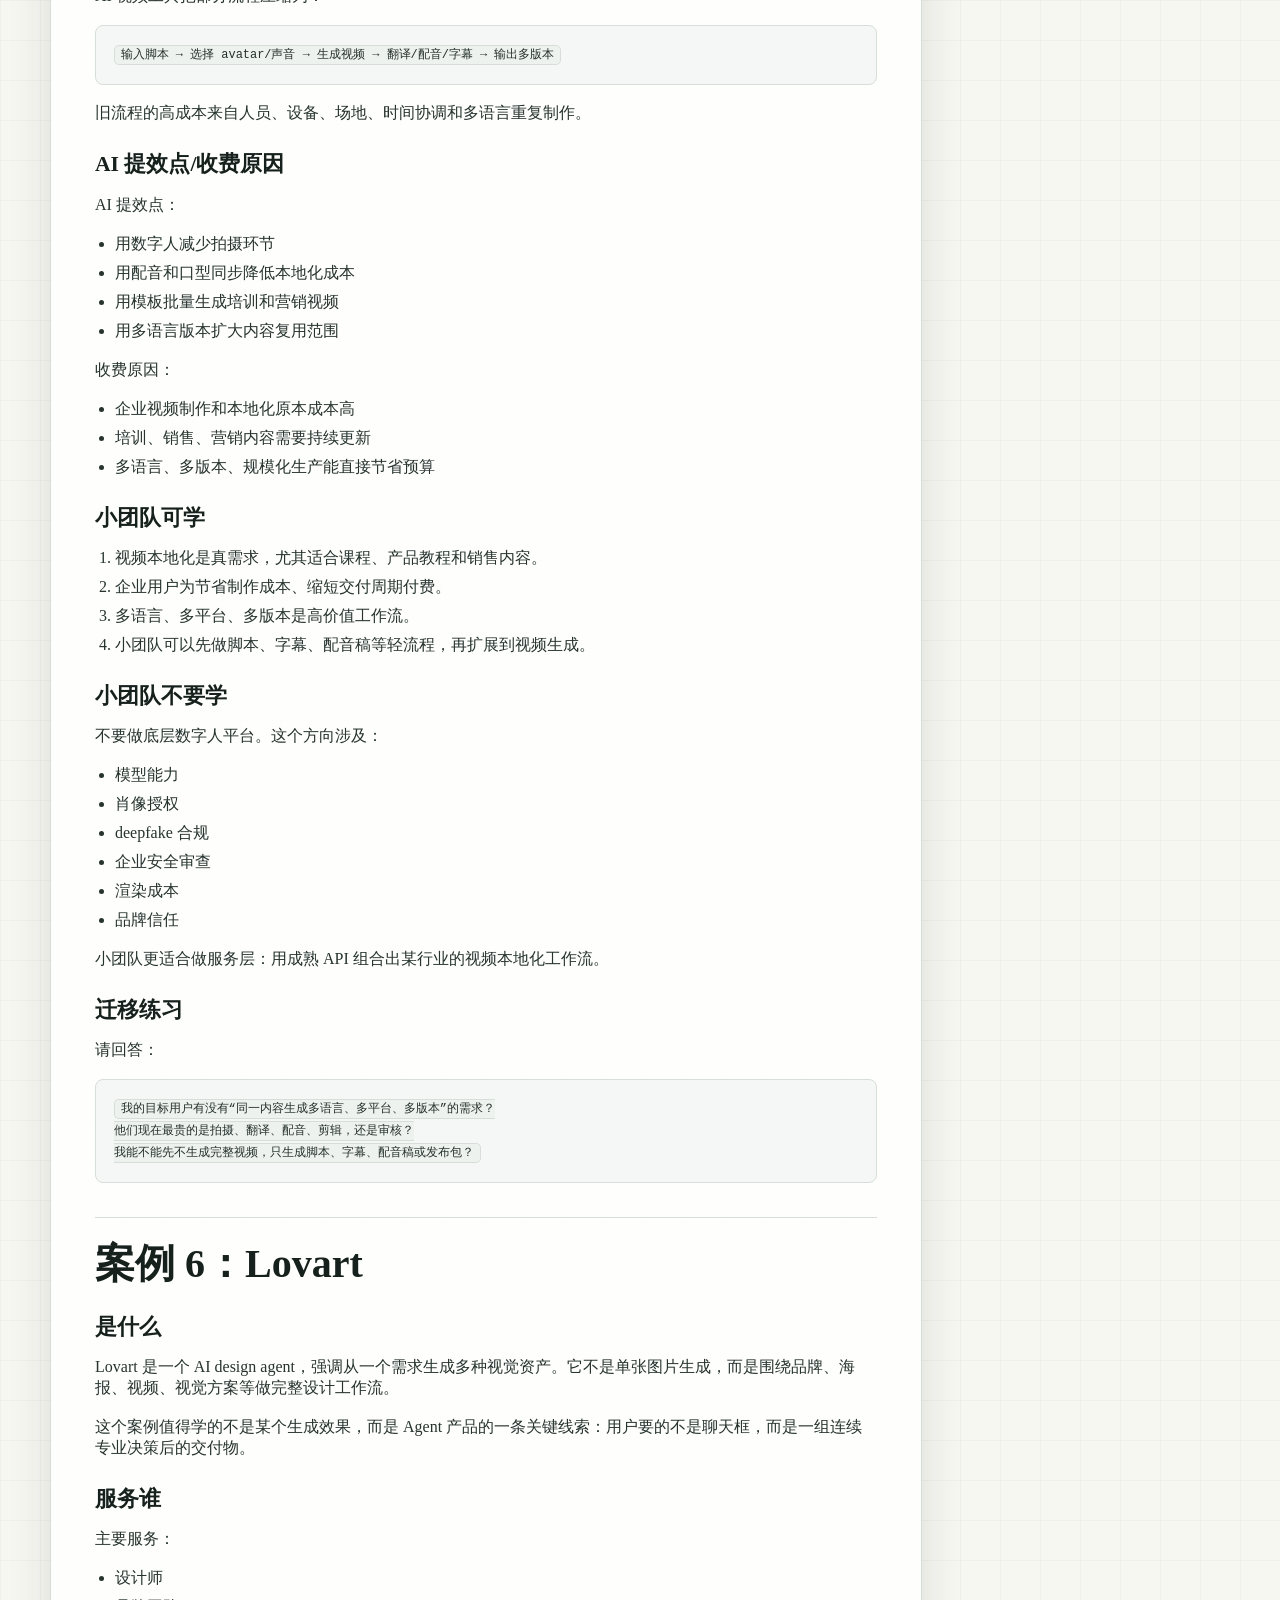
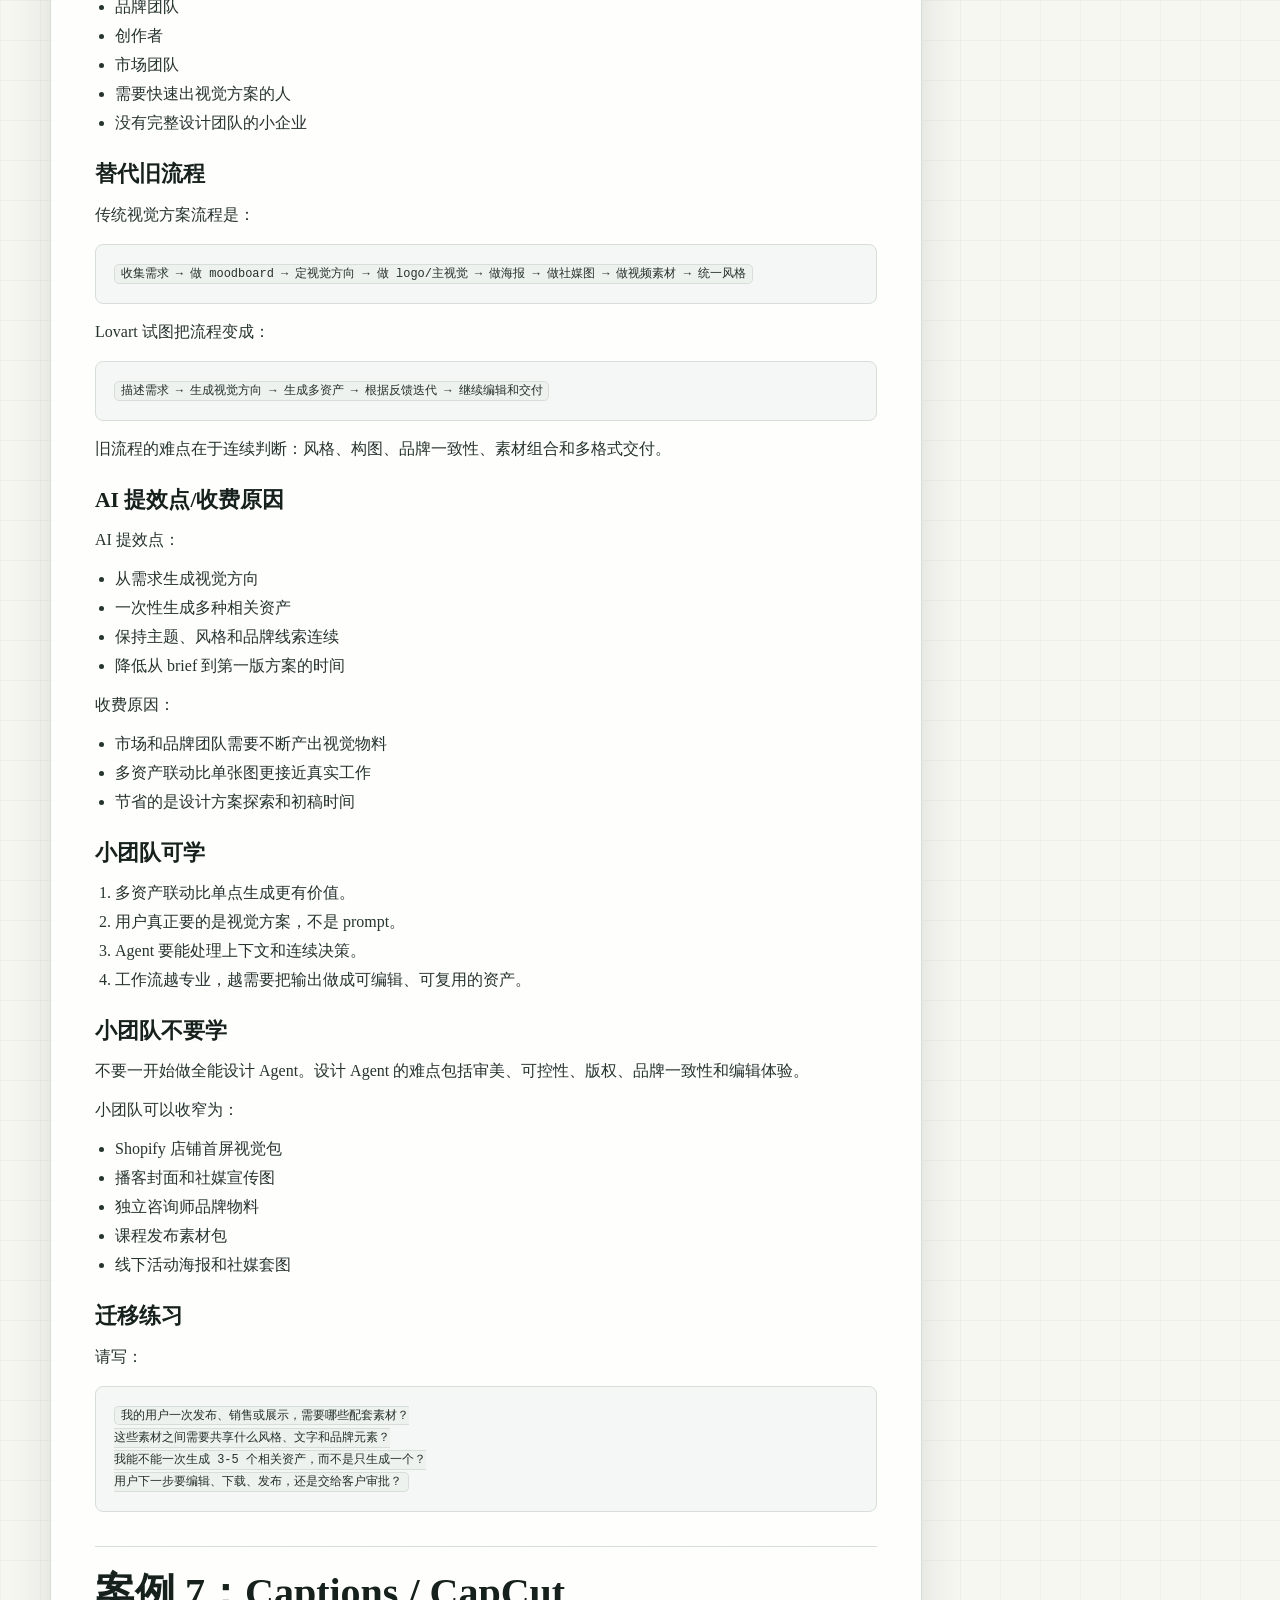
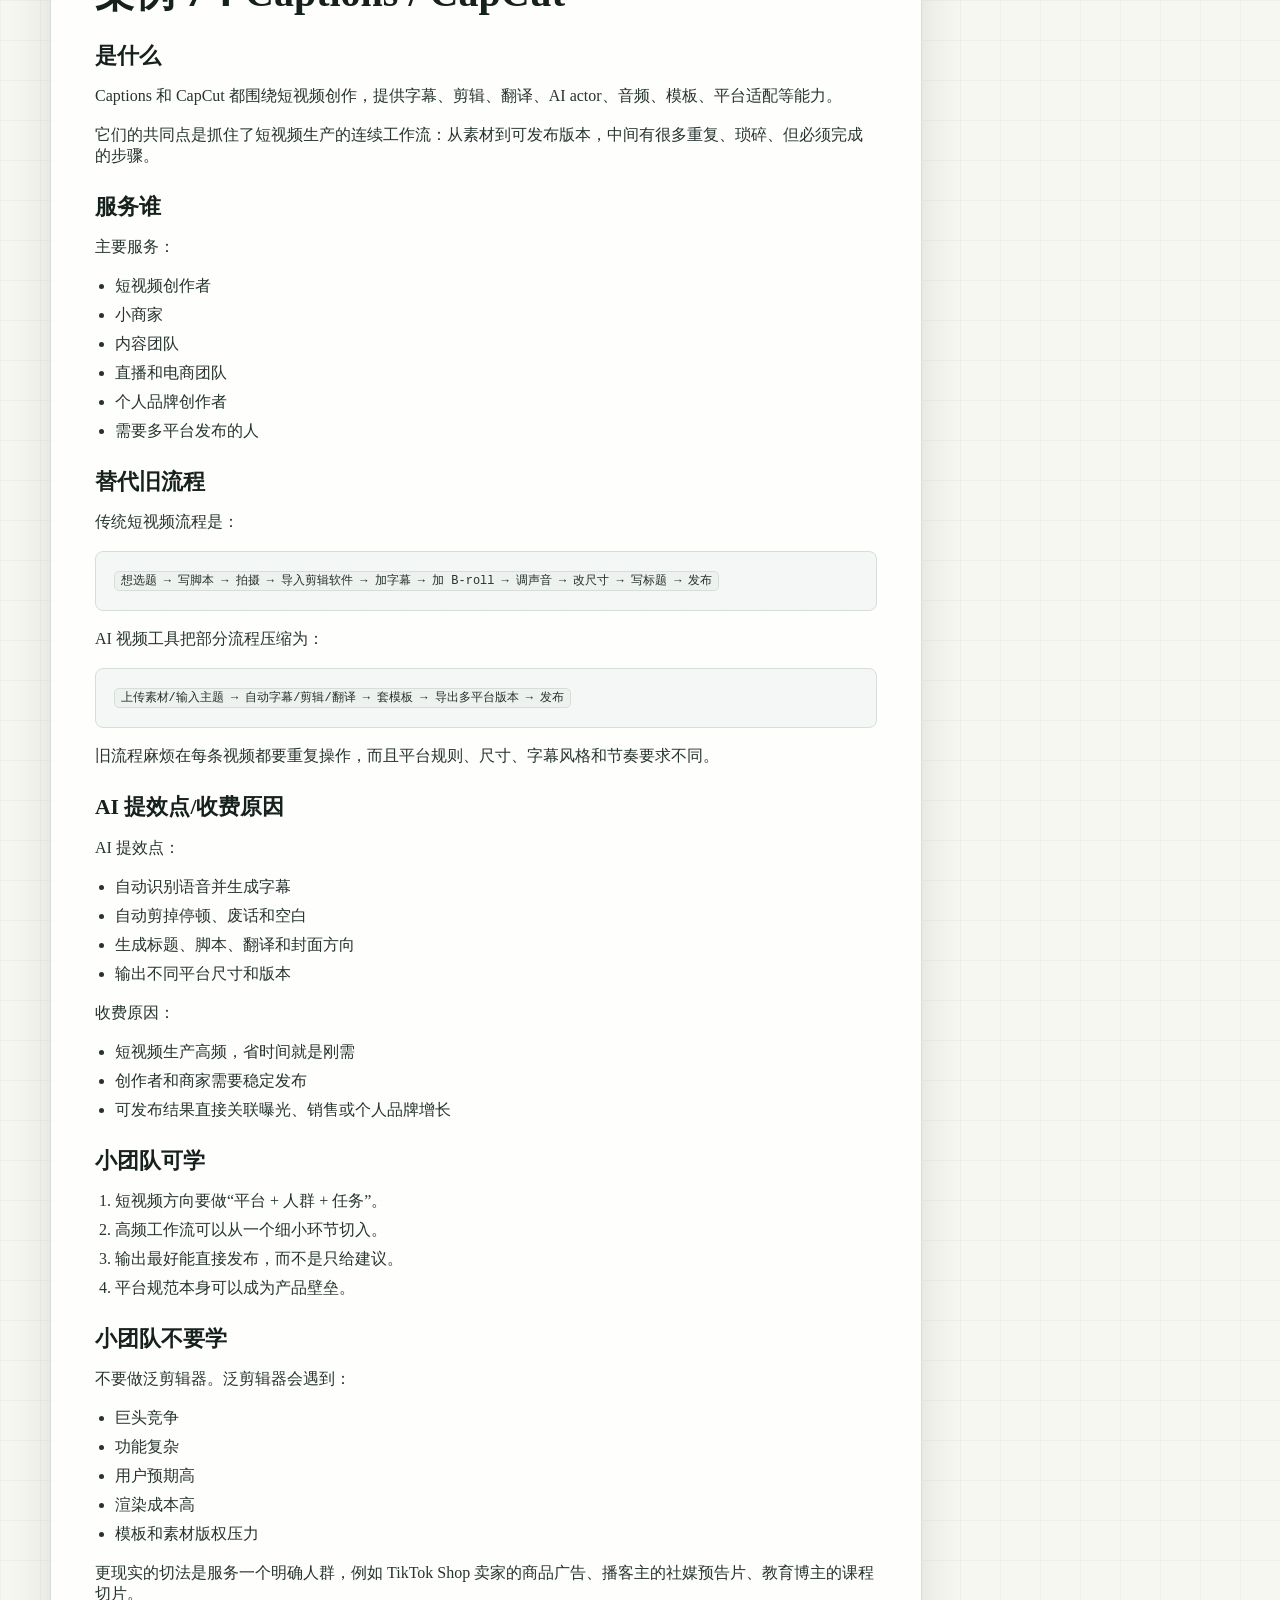
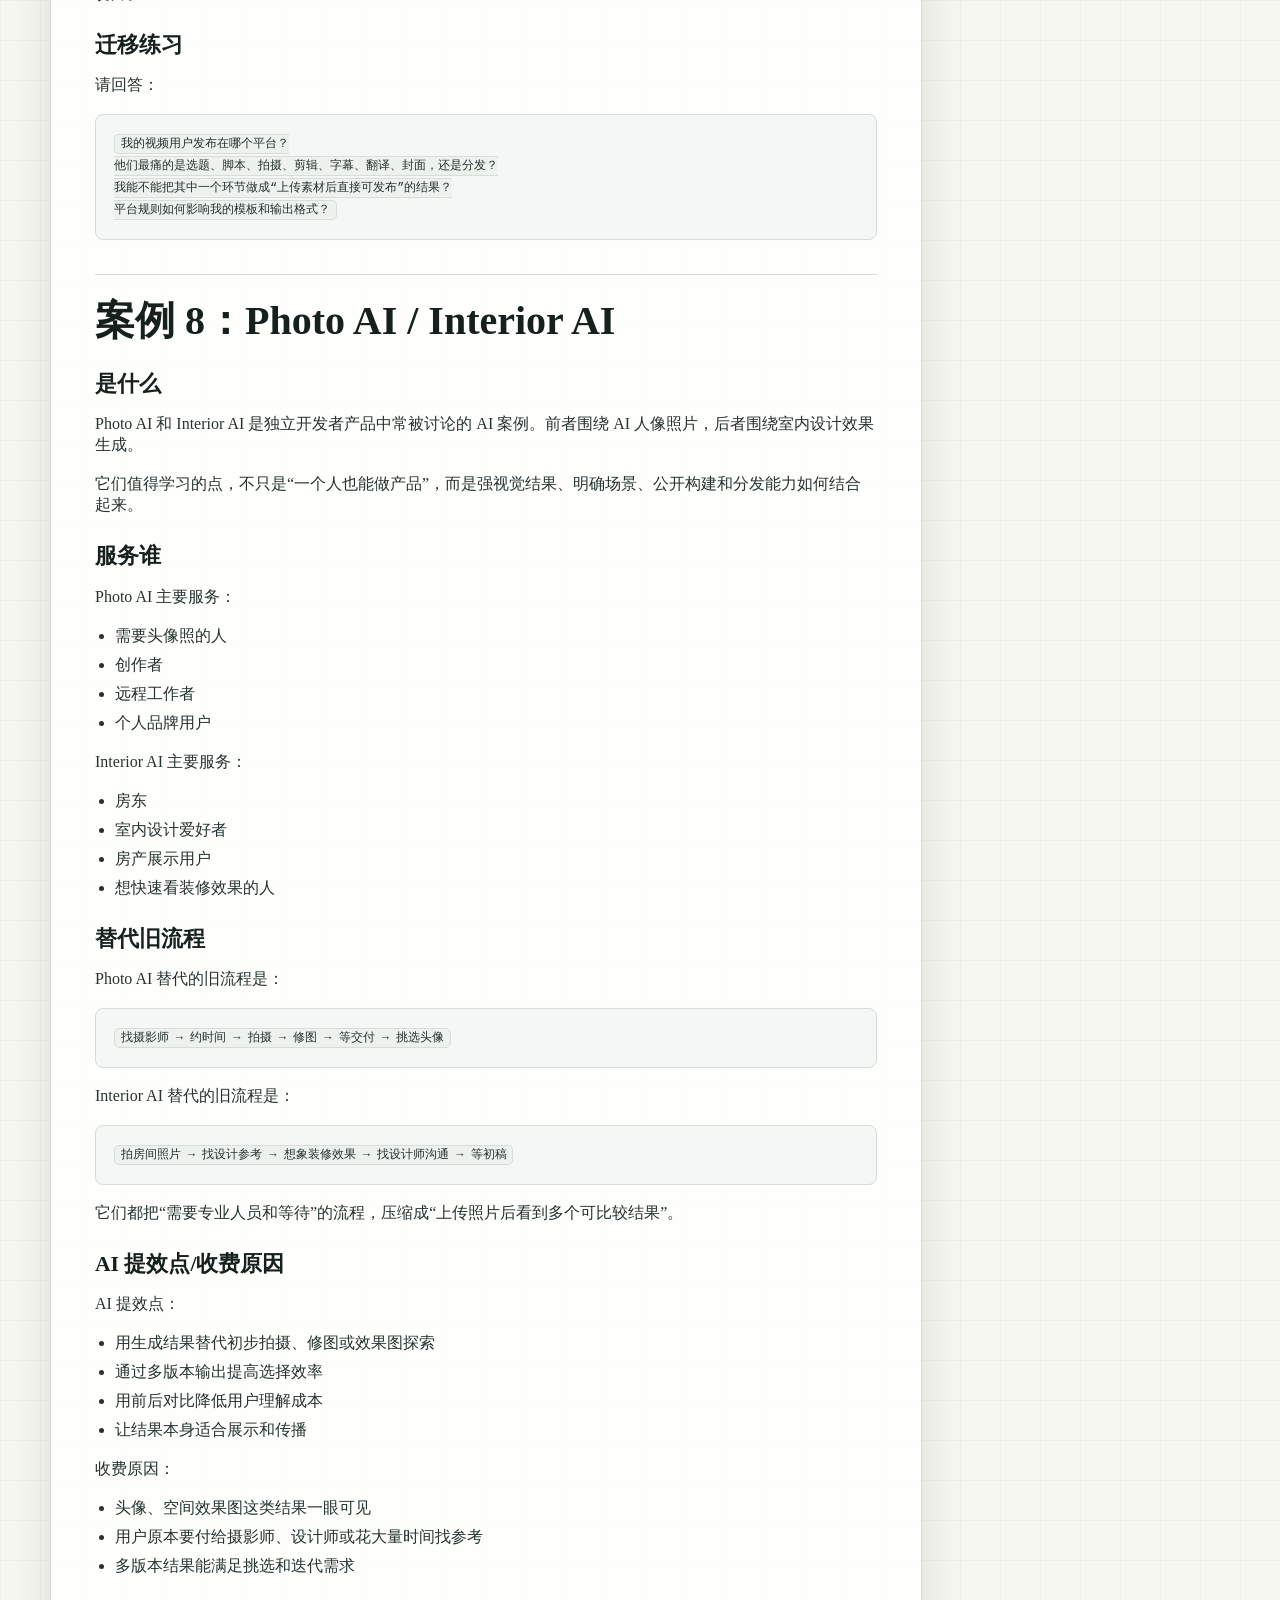
<file: docs/case-study-workbook.html>
<!doctype html>
<html lang="zh-CN">
<head>
  <meta charset="utf-8">
  <meta name="viewport" content="width=device-width, initial-scale=1">
  <title>AI App 出海竞品案例学习册 · AI App 出海知识库</title>
  <meta name="description" content="AI App 出海竞品案例学习册，AI App 出海知识库文档页。">
  <link rel="icon" href="data:,">
  <link rel="stylesheet" href="../site/styles.css">
</head>
<body class="doc-body">
  <a class="skip-link" href="#main">跳到正文</a>
  <header class="doc-header">
    <nav class="doc-nav" aria-label="文档导航">
      <a class="brand" href="../site/index.html">
        <span class="brand-mark">AI</span>
        <span>AI App 出海知识库</span>
      </a>
      <div class="doc-nav-links">
        <a href="../site/index.html#knowledge">知识库</a>
        <a href="../site/index.html#downloads">资料库</a>
        <a href="index.html">文档索引</a>
      </div>
    </nav>
    <div class="doc-hero">
      <p class="eyebrow">Rendered Document</p>
      <h1>AI App 出海竞品案例学习册</h1>
      <p>已渲染为 HTML 页面，来源文件：<code>docs/case-study-workbook.md</code></p>
    </div>
  </header>
  <main class="doc-shell" id="main">
    <article class="doc-article">
<h1 id="ai-app-出海竞品案例学习册">AI App 出海竞品案例学习册</h1>
<p>用途：给 OPC、超级个体、独立开发者和小团队学习 AI App 出海案例。 使用方式：每个案例用 10-15 分钟阅读，再用迁移练习把案例转成自己的产品判断。 核心问题：这个产品为什么能成立？它替代了用户哪段旧流程？小团队能学什么，又应该避开什么？</p>
<blockquote>这不是竞品榜单，也不是功能清单。学习案例的目的，是训练你看懂“用户、旧流程、AI 提效、付费理由、分发和风险”之间的关系。</blockquote>
<h2 id="学习方法">学习方法</h2>
<p>看 AI App 出海产品，不要只看表面功能。</p>
<p>很多人拆案例只会看：</p>
<ul>
<li>它有什么功能</li>
<li>UI 好不好看</li>
<li>价格是多少</li>
<li>用了什么模型</li>
</ul>
<p>这些信息有用，但不够。更重要的是看它如何把一个真实任务变短、变便宜、变稳定，最后变成用户愿意反复付费的结果。</p>
<p>读每个案例时，请用下面 8 个问题做标尺：</p>
<pre><code class="language-text">它服务谁？
用户原来怎么完成这件事？
旧流程里最慢、最贵、最烦的是哪一步？
AI 具体提效在哪里？
用户为什么愿意付费？
它的结果能不能被展示、复用或传播？
它有什么信任、合规或成本门槛？
小团队应该学结构，还是应该避开正面竞争？</code></pre>
<p>下面 10 个案例都按同一结构拆解，方便横向比较。</p>
<h2 id="案例-1-cal-ai">案例 1：Cal AI</h2>
<h3 id="是什么">是什么</h3>
<p>Cal AI 是一个用拍照估算食物热量和营养的 App。用户不需要手动搜索食物、输入克数、逐项记录，只要拍照，系统就给出热量和营养估算，再让用户确认或修正。</p>
<p>它的产品直觉很清楚：减脂记录不是没人知道有用，而是太麻烦，很多人坚持不下去。</p>
<h3 id="服务谁">服务谁</h3>
<p>主要服务：</p>
<ul>
<li>减脂用户</li>
<li>健身用户</li>
<li>需要控制饮食但讨厌手动记录的人</li>
<li>年轻移动端用户</li>
<li>想用更低摩擦方式管理健康目标的人</li>
</ul>
<h3 id="替代旧流程">替代旧流程</h3>
<p>传统 calorie tracking 流程通常是：</p>
<pre><code class="language-text">打开 App → 搜索食物 → 选择品牌/种类 → 输入重量 → 记录 → 复盘</code></pre>
<p>Cal AI 把流程压缩为：</p>
<pre><code class="language-text">拍照 → 估算 → 修正 → 记录 → 形成连续数据</code></pre>
<p>旧流程的阻力不是单一步骤很难，而是每天重复太多次。AI 的价值在于减少输入摩擦，让用户更容易完成高频动作。</p>
<h3 id="ai-提效点-收费原因">AI 提效点/收费原因</h3>
<p>AI 提效点：</p>
<ul>
<li>用视觉识别替代手动搜索</li>
<li>用估算结果替代用户从零判断</li>
<li>用记录自动化降低坚持成本</li>
<li>用趋势数据帮助用户看到目标进展</li>
</ul>
<p>收费原因：</p>
<ul>
<li>减脂和健康管理有持续需求</li>
<li>用户愿意为省时间、少纠结、能坚持付费</li>
<li>拍照到结果的体验适合移动端订阅转化</li>
</ul>
<h3 id="小团队可学">小团队可学</h3>
<ol>
<li>找“用户知道该做，但懒得做”的高频动作。</li>
<li>用 AI 减少用户输入，而不是增加用户要学的新流程。</li>
<li>让结果在几秒内可见，降低第一次体验门槛。</li>
<li>把演示素材做成直观的前后流程对比。</li>
</ol>
<h3 id="小团队不要学">小团队不要学</h3>
<p>不要以为这个方向只是接一个识图模型。健康和营养类产品的难点在：</p>
<ul>
<li>准确性和解释边界</li>
<li>用户对健康建议的信任</li>
<li>隐私数据处理</li>
<li>订阅退款和投诉</li>
<li>买量成本和留存压力</li>
</ul>
<p>如果没有清楚的获客渠道、复购理由和风险边界，直接复制这个方向很容易变成高成本试错。</p>
<h3 id="迁移练习">迁移练习</h3>
<p>请回答：</p>
<pre><code class="language-text">我的目标用户有没有一个“知道该做但懒得做”的高频动作？
这个动作能不能压缩成一次拍照、一次上传、一次粘贴或一次语音？
用户看到什么结果后，会觉得“这比我自己记录省事多了”？</code></pre>
<h2 id="案例-2-photoroom">案例 2：Photoroom</h2>
<h3 id="是什么-2">是什么</h3>
<p>Photoroom 是面向商品图和电商视觉素材的 AI 图片工具。它不是泛修图工具，而是围绕卖货场景提供背景移除、商品图生成、批量处理、阴影、模板和 API。</p>
<p>它的核心不是“让图片更好看”，而是帮助卖家更快生产可上架、可投放、可复用的商品视觉。</p>
<h3 id="服务谁-2">服务谁</h3>
<p>主要服务：</p>
<ul>
<li>电商卖家</li>
<li>小品牌和 DTC 团队</li>
<li>marketplace 商家</li>
<li>营销团队</li>
<li>需要大量商品图和广告图的人</li>
</ul>
<h3 id="替代旧流程-2">替代旧流程</h3>
<p>传统商品图流程通常是：</p>
<pre><code class="language-text">拍照 → 找设计师修图 → 换背景 → 做多平台尺寸 → 检查规范 → 上架</code></pre>
<p>Photoroom 把流程变成：</p>
<pre><code class="language-text">上传商品图 → 自动抠图/生成背景 → 批量套模板 → 导出 → 上架或投放</code></pre>
<p>旧流程最贵的地方不只是设计费，而是反复沟通、等待、改尺寸和批量处理。</p>
<h3 id="ai-提效点-收费原因-2">AI 提效点/收费原因</h3>
<p>AI 提效点：</p>
<ul>
<li>自动抠图和背景生成</li>
<li>批量生成多个平台尺寸</li>
<li>用模板降低审美和排版门槛</li>
<li>通过 API 接入商家的内部流程</li>
</ul>
<p>收费原因：</p>
<ul>
<li>商品图直接影响上架效率、广告质量和转化</li>
<li>小 B 用户更容易用 ROI 判断是否付费</li>
<li>批量处理越多，节省时间越明显</li>
</ul>
<h3 id="小团队可学-2">小团队可学</h3>
<ol>
<li>AI 图片工具要绑定商业场景，而不是只做泛生成。</li>
<li>用户愿意为“能卖货、能上架、能投放”的素材付费。</li>
<li>批量处理是小 B 工具的重要价值。</li>
<li>API、模板和平台规范可以提高产品粘性。</li>
</ol>
<h3 id="小团队不要学-2">小团队不要学</h3>
<p>不要一上来做完整设计平台。小团队更适合从某个平台、某类商品、某种素材切入，例如：</p>
<ul>
<li>Etsy 饰品主图</li>
<li>Shopify 服装场景图</li>
<li>TikTok Shop 商品短视频封面</li>
<li>Amazon 主图合规检查</li>
</ul>
<p>越具体，越容易写文案、找用户、做样例，也越容易验证付费。</p>
<h3 id="迁移练习-2">迁移练习</h3>
<p>请写出：</p>
<pre><code class="language-text">我想服务的卖家类型：
他们最常需要的 3 种素材：
他们现在怎么做这些素材：
我能先自动化的 1 个素材：
这个素材如何影响上架、广告或转化：</code></pre>
<h2 id="案例-3-gamma">案例 3：Gamma</h2>
<h3 id="是什么-3">是什么</h3>
<p>Gamma 是一个用 AI 生成 presentation、document、webpage 的表达型工具。它不是简单的 PPT 生成器，而是帮助用户把想法变成结构化、可展示、可分享的表达物。</p>
<p>Gamma 的关键在于：用户往往不是不会写字，而是不知道如何组织内容、搭结构、排版并交付给别人看。</p>
<h3 id="服务谁-3">服务谁</h3>
<p>主要服务：</p>
<ul>
<li>创业者</li>
<li>市场团队</li>
<li>教育工作者</li>
<li>咨询顾问</li>
<li>知识工作者</li>
<li>需要快速表达方案的人</li>
</ul>
<h3 id="替代旧流程-3">替代旧流程</h3>
<p>传统表达物制作流程是：</p>
<pre><code class="language-text">想大纲 → 写内容 → 找模板 → 排版 → 调样式 → 导出 → 分享</code></pre>
<p>Gamma 把流程变成：</p>
<pre><code class="language-text">输入主题/素材 → 生成结构 → 生成页面 → 在线编辑 → 分享链接或导出</code></pre>
<p>旧流程里最耗时的是“从空白页到一个能看的版本”。AI 先给出结构化初稿，让用户从编辑开始，而不是从零开始。</p>
<h3 id="ai-提效点-收费原因-3">AI 提效点/收费原因</h3>
<p>AI 提效点：</p>
<ul>
<li>把松散想法整理成大纲</li>
<li>自动生成页面结构和视觉层级</li>
<li>提供可编辑、可分享的表达物</li>
<li>降低排版和模板选择成本</li>
</ul>
<p>收费原因：</p>
<ul>
<li>用户为“能拿去沟通的成果”付费</li>
<li>团队协作和分享链接带来复用价值</li>
<li>模板和场景化输出减少反复修改时间</li>
</ul>
<h3 id="小团队可学-3">小团队可学</h3>
<ol>
<li>用户买的是表达成果，不是幻灯片文件。</li>
<li>结构化输出比单段文本更有价值。</li>
<li>分享链接本身可以带来传播。</li>
<li>模板应该围绕场景，而不是围绕视觉风格堆数量。</li>
</ol>
<h3 id="小团队不要学-3">小团队不要学</h3>
<p>不要做泛 PPT 生成器。这个能力会被办公套件、设计平台和通用 AI 产品持续内置。</p>
<p>小团队更适合切垂直表达物：</p>
<ul>
<li>咨询顾问 proposal</li>
<li>创业者 investor update</li>
<li>老师课程讲义</li>
<li>YouTuber 课程 slide</li>
<li>销售团队客户方案书</li>
</ul>
<h3 id="迁移练习-3">迁移练习</h3>
<p>请回答：</p>
<pre><code class="language-text">我的用户需要把什么想法表达给谁？
对方看完后要做什么决定？
最终交付物是 deck、网页、PDF、邮件，还是 proposal？
AI 应该先生成结构、文案、视觉，还是完整交付物？</code></pre>
<h2 id="案例-4-pdf-ai-chatpdf">案例 4：PDF.ai / ChatPDF</h2>
<h3 id="是什么-4">是什么</h3>
<p>PDF.ai、ChatPDF 这类产品让用户上传 PDF，然后进行问答、总结、提取信息或生成结构化输出。</p>
<p>它们早期容易被理解，因为用户只需要知道一句话：把文件传上去，然后问它问题。</p>
<h3 id="服务谁-4">服务谁</h3>
<p>主要服务：</p>
<ul>
<li>学生</li>
<li>研究人员</li>
<li>法律、金融、保险从业者</li>
<li>企业知识工作者</li>
<li>经常处理长文档的人</li>
</ul>
<h3 id="替代旧流程-4">替代旧流程</h3>
<p>传统读文件流程是：</p>
<pre><code class="language-text">打开 PDF → 搜索关键词 → 读长文 → 标注重点 → 手动整理 → 写摘要或回复</code></pre>
<p>AI PDF 工具把流程变成：</p>
<pre><code class="language-text">上传 PDF → 提问 → 得到摘要/答案 → 追问 → 导出或继续处理</code></pre>
<p>旧流程的压力来自信息量大、定位慢、整理成本高。AI 把“读完再整理”变成“边问边提取”。</p>
<h3 id="ai-提效点-收费原因-4">AI 提效点/收费原因</h3>
<p>AI 提效点：</p>
<ul>
<li>快速定位文档中的相关信息</li>
<li>把长文压缩成摘要、清单或答案</li>
<li>支持追问，减少反复搜索</li>
<li>将非结构化内容转成结构化输出</li>
</ul>
<p>收费原因：</p>
<ul>
<li>用户已有文件，任务明确，输出可验证</li>
<li>专业文件节省的时间价值高</li>
<li>团队、API、OCR、引用定位和批量处理可以承载更高价格</li>
</ul>
<h3 id="小团队可学-4">小团队可学</h3>
<ol>
<li>文档是很好的 AI 入口，因为用户已经有材料。</li>
<li>好的输出不是“回答一句话”，而是能进入下一步工作。</li>
<li>引用、页码、来源定位是信任基础。</li>
<li>行业文件比泛文件更容易做出差异化。</li>
</ol>
<h3 id="小团队不要学-4">小团队不要学</h3>
<p>不要再做泛 PDF Chat。泛能力会被通用 AI、浏览器、办公套件和 PDF 工具内置。</p>
<p>更好的切法是行业文件工作流：</p>
<ul>
<li>合同风险解释</li>
<li>保险理赔材料检查</li>
<li>移民材料清单</li>
<li>课程讲义转测验</li>
<li>采购合同对比</li>
</ul>
<h3 id="迁移练习-4">迁移练习</h3>
<p>请写：</p>
<pre><code class="language-text">我的用户最常处理哪类文件？
他读文件的目的是什么？
旧流程里最容易出错或最耗时的步骤是什么？
AI 输出应该是摘要、风险清单、决策建议、表格，还是回复邮件？
如何让用户相信答案来自文件，而不是模型猜测？</code></pre>
<h2 id="案例-5-heygen-synthesia">案例 5：HeyGen / Synthesia</h2>
<h3 id="是什么-5">是什么</h3>
<p>HeyGen 和 Synthesia 属于 AI 视频、数字人和视频本地化方向。它们帮助用户生成多语言视频、虚拟讲解、营销内容和培训材料。</p>
<p>这类产品的本质不是“生成一个会说话的人”，而是把原来昂贵、慢、协作复杂的视频生产流程产品化。</p>
<h3 id="服务谁-5">服务谁</h3>
<p>主要服务：</p>
<ul>
<li>企业营销团队</li>
<li>培训团队</li>
<li>销售团队</li>
<li>跨国公司</li>
<li>内容创作者</li>
<li>需要多语言视频版本的团队</li>
</ul>
<h3 id="替代旧流程-5">替代旧流程</h3>
<p>传统视频生产流程是：</p>
<pre><code class="language-text">写脚本 → 找演员/讲师 → 拍摄 → 剪辑 → 翻译 → 配音 → 做多语言版本 → 审核发布</code></pre>
<p>AI 视频工具把部分流程压缩为：</p>
<pre><code class="language-text">输入脚本 → 选择 avatar/声音 → 生成视频 → 翻译/配音/字幕 → 输出多版本</code></pre>
<p>旧流程的高成本来自人员、设备、场地、时间协调和多语言重复制作。</p>
<h3 id="ai-提效点-收费原因-5">AI 提效点/收费原因</h3>
<p>AI 提效点：</p>
<ul>
<li>用数字人减少拍摄环节</li>
<li>用配音和口型同步降低本地化成本</li>
<li>用模板批量生成培训和营销视频</li>
<li>用多语言版本扩大内容复用范围</li>
</ul>
<p>收费原因：</p>
<ul>
<li>企业视频制作和本地化原本成本高</li>
<li>培训、销售、营销内容需要持续更新</li>
<li>多语言、多版本、规模化生产能直接节省预算</li>
</ul>
<h3 id="小团队可学-5">小团队可学</h3>
<ol>
<li>视频本地化是真需求，尤其适合课程、产品教程和销售内容。</li>
<li>企业用户为节省制作成本、缩短交付周期付费。</li>
<li>多语言、多平台、多版本是高价值工作流。</li>
<li>小团队可以先做脚本、字幕、配音稿等轻流程，再扩展到视频生成。</li>
</ol>
<h3 id="小团队不要学-5">小团队不要学</h3>
<p>不要做底层数字人平台。这个方向涉及：</p>
<ul>
<li>模型能力</li>
<li>肖像授权</li>
<li>deepfake 合规</li>
<li>企业安全审查</li>
<li>渲染成本</li>
<li>品牌信任</li>
</ul>
<p>小团队更适合做服务层：用成熟 API 组合出某行业的视频本地化工作流。</p>
<h3 id="迁移练习-5">迁移练习</h3>
<p>请回答：</p>
<pre><code class="language-text">我的目标用户有没有“同一内容生成多语言、多平台、多版本”的需求？
他们现在最贵的是拍摄、翻译、配音、剪辑，还是审核？
我能不能先不生成完整视频，只生成脚本、字幕、配音稿或发布包？</code></pre>
<h2 id="案例-6-lovart">案例 6：Lovart</h2>
<h3 id="是什么-6">是什么</h3>
<p>Lovart 是一个 AI design agent，强调从一个需求生成多种视觉资产。它不是单张图片生成，而是围绕品牌、海报、视频、视觉方案等做完整设计工作流。</p>
<p>这个案例值得学的不是某个生成效果，而是 Agent 产品的一条关键线索：用户要的不是聊天框，而是一组连续专业决策后的交付物。</p>
<h3 id="服务谁-6">服务谁</h3>
<p>主要服务：</p>
<ul>
<li>设计师</li>
<li>品牌团队</li>
<li>创作者</li>
<li>市场团队</li>
<li>需要快速出视觉方案的人</li>
<li>没有完整设计团队的小企业</li>
</ul>
<h3 id="替代旧流程-6">替代旧流程</h3>
<p>传统视觉方案流程是：</p>
<pre><code class="language-text">收集需求 → 做 moodboard → 定视觉方向 → 做 logo/主视觉 → 做海报 → 做社媒图 → 做视频素材 → 统一风格</code></pre>
<p>Lovart 试图把流程变成：</p>
<pre><code class="language-text">描述需求 → 生成视觉方向 → 生成多资产 → 根据反馈迭代 → 继续编辑和交付</code></pre>
<p>旧流程的难点在于连续判断：风格、构图、品牌一致性、素材组合和多格式交付。</p>
<h3 id="ai-提效点-收费原因-6">AI 提效点/收费原因</h3>
<p>AI 提效点：</p>
<ul>
<li>从需求生成视觉方向</li>
<li>一次性生成多种相关资产</li>
<li>保持主题、风格和品牌线索连续</li>
<li>降低从 brief 到第一版方案的时间</li>
</ul>
<p>收费原因：</p>
<ul>
<li>市场和品牌团队需要不断产出视觉物料</li>
<li>多资产联动比单张图更接近真实工作</li>
<li>节省的是设计方案探索和初稿时间</li>
</ul>
<h3 id="小团队可学-6">小团队可学</h3>
<ol>
<li>多资产联动比单点生成更有价值。</li>
<li>用户真正要的是视觉方案，不是 prompt。</li>
<li>Agent 要能处理上下文和连续决策。</li>
<li>工作流越专业，越需要把输出做成可编辑、可复用的资产。</li>
</ol>
<h3 id="小团队不要学-6">小团队不要学</h3>
<p>不要一开始做全能设计 Agent。设计 Agent 的难点包括审美、可控性、版权、品牌一致性和编辑体验。</p>
<p>小团队可以收窄为：</p>
<ul>
<li>Shopify 店铺首屏视觉包</li>
<li>播客封面和社媒宣传图</li>
<li>独立咨询师品牌物料</li>
<li>课程发布素材包</li>
<li>线下活动海报和社媒套图</li>
</ul>
<h3 id="迁移练习-6">迁移练习</h3>
<p>请写：</p>
<pre><code class="language-text">我的用户一次发布、销售或展示，需要哪些配套素材？
这些素材之间需要共享什么风格、文字和品牌元素？
我能不能一次生成 3-5 个相关资产，而不是只生成一个？
用户下一步要编辑、下载、发布，还是交给客户审批？</code></pre>
<h2 id="案例-7-captions-capcut">案例 7：Captions / CapCut</h2>
<h3 id="是什么-7">是什么</h3>
<p>Captions 和 CapCut 都围绕短视频创作，提供字幕、剪辑、翻译、AI actor、音频、模板、平台适配等能力。</p>
<p>它们的共同点是抓住了短视频生产的连续工作流：从素材到可发布版本，中间有很多重复、琐碎、但必须完成的步骤。</p>
<h3 id="服务谁-7">服务谁</h3>
<p>主要服务：</p>
<ul>
<li>短视频创作者</li>
<li>小商家</li>
<li>内容团队</li>
<li>直播和电商团队</li>
<li>个人品牌创作者</li>
<li>需要多平台发布的人</li>
</ul>
<h3 id="替代旧流程-7">替代旧流程</h3>
<p>传统短视频流程是：</p>
<pre><code class="language-text">想选题 → 写脚本 → 拍摄 → 导入剪辑软件 → 加字幕 → 加 B-roll → 调声音 → 改尺寸 → 写标题 → 发布</code></pre>
<p>AI 视频工具把部分流程压缩为：</p>
<pre><code class="language-text">上传素材/输入主题 → 自动字幕/剪辑/翻译 → 套模板 → 导出多平台版本 → 发布</code></pre>
<p>旧流程麻烦在每条视频都要重复操作，而且平台规则、尺寸、字幕风格和节奏要求不同。</p>
<h3 id="ai-提效点-收费原因-7">AI 提效点/收费原因</h3>
<p>AI 提效点：</p>
<ul>
<li>自动识别语音并生成字幕</li>
<li>自动剪掉停顿、废话和空白</li>
<li>生成标题、脚本、翻译和封面方向</li>
<li>输出不同平台尺寸和版本</li>
</ul>
<p>收费原因：</p>
<ul>
<li>短视频生产高频，省时间就是刚需</li>
<li>创作者和商家需要稳定发布</li>
<li>可发布结果直接关联曝光、销售或个人品牌增长</li>
</ul>
<h3 id="小团队可学-7">小团队可学</h3>
<ol>
<li>短视频方向要做“平台 + 人群 + 任务”。</li>
<li>高频工作流可以从一个细小环节切入。</li>
<li>输出最好能直接发布，而不是只给建议。</li>
<li>平台规范本身可以成为产品壁垒。</li>
</ol>
<h3 id="小团队不要学-7">小团队不要学</h3>
<p>不要做泛剪辑器。泛剪辑器会遇到：</p>
<ul>
<li>巨头竞争</li>
<li>功能复杂</li>
<li>用户预期高</li>
<li>渲染成本高</li>
<li>模板和素材版权压力</li>
</ul>
<p>更现实的切法是服务一个明确人群，例如 TikTok Shop 卖家的商品广告、播客主的社媒预告片、教育博主的课程切片。</p>
<h3 id="迁移练习-7">迁移练习</h3>
<p>请回答：</p>
<pre><code class="language-text">我的视频用户发布在哪个平台？
他们最痛的是选题、脚本、拍摄、剪辑、字幕、翻译、封面，还是分发？
我能不能把其中一个环节做成“上传素材后直接可发布”的结果？
平台规则如何影响我的模板和输出格式？</code></pre>
<h2 id="案例-8-photo-ai-interior-ai">案例 8：Photo AI / Interior AI</h2>
<h3 id="是什么-8">是什么</h3>
<p>Photo AI 和 Interior AI 是独立开发者产品中常被讨论的 AI 案例。前者围绕 AI 人像照片，后者围绕室内设计效果生成。</p>
<p>它们值得学习的点，不只是“一个人也能做产品”，而是强视觉结果、明确场景、公开构建和分发能力如何结合起来。</p>
<h3 id="服务谁-8">服务谁</h3>
<p>Photo AI 主要服务：</p>
<ul>
<li>需要头像照的人</li>
<li>创作者</li>
<li>远程工作者</li>
<li>个人品牌用户</li>
</ul>
<p>Interior AI 主要服务：</p>
<ul>
<li>房东</li>
<li>室内设计爱好者</li>
<li>房产展示用户</li>
<li>想快速看装修效果的人</li>
</ul>
<h3 id="替代旧流程-8">替代旧流程</h3>
<p>Photo AI 替代的旧流程是：</p>
<pre><code class="language-text">找摄影师 → 约时间 → 拍摄 → 修图 → 等交付 → 挑选头像</code></pre>
<p>Interior AI 替代的旧流程是：</p>
<pre><code class="language-text">拍房间照片 → 找设计参考 → 想象装修效果 → 找设计师沟通 → 等初稿</code></pre>
<p>它们都把“需要专业人员和等待”的流程，压缩成“上传照片后看到多个可比较结果”。</p>
<h3 id="ai-提效点-收费原因-8">AI 提效点/收费原因</h3>
<p>AI 提效点：</p>
<ul>
<li>用生成结果替代初步拍摄、修图或效果图探索</li>
<li>通过多版本输出提高选择效率</li>
<li>用前后对比降低用户理解成本</li>
<li>让结果本身适合展示和传播</li>
</ul>
<p>收费原因：</p>
<ul>
<li>头像、空间效果图这类结果一眼可见</li>
<li>用户原本要付给摄影师、设计师或花大量时间找参考</li>
<li>多版本结果能满足挑选和迭代需求</li>
</ul>
<h3 id="小团队可学-8">小团队可学</h3>
<ol>
<li>可展示结果很重要，尤其是前后对比。</li>
<li>创始人个人品牌可以成为分发资产。</li>
<li>SEO、公开构建和社交传播能降低早期获客成本。</li>
<li>产品可以先很窄，再围绕结果质量慢慢优化。</li>
</ol>
<h3 id="小团队不要学-8">小团队不要学</h3>
<p>不要只学“一个人做产品”。独立开发者产品能跑起来，通常还依赖：</p>
<ul>
<li>长期公开构建</li>
<li>稳定内容输出</li>
<li>关键词和 SEO 资产</li>
<li>会讲清楚产品故事</li>
<li>快速发布和迭代能力</li>
</ul>
<p>如果没有分发资产，不能只照搬产品形态。</p>
<h3 id="迁移练习-8">迁移练习</h3>
<p>请写：</p>
<pre><code class="language-text">我的产品结果是否适合前后对比？
用户看到结果后，会把它保存、分享、投放，还是交给别人决策？
我有没有一个可以长期公开构建的内容主题？
我能否用 10 个样例页面解释产品价值？</code></pre>
<h2 id="案例-9-calm-wysa">案例 9：Calm / Wysa</h2>
<h3 id="是什么-9">是什么</h3>
<p>Calm 是睡眠、冥想和放松内容产品。Wysa 是偏 AI 心理支持和职场心理健康的产品。</p>
<p>这类产品共同说明：情绪和心理健康方向卖的不是“AI 很聪明”，而是安全感、陪伴、习惯和边界清楚的支持体验。</p>
<h3 id="服务谁-9">服务谁</h3>
<p>主要服务：</p>
<ul>
<li>压力大的人</li>
<li>睡眠不好的人</li>
<li>职场情绪困扰用户</li>
<li>想建立放松习惯的人</li>
<li>企业员工健康项目</li>
</ul>
<h3 id="替代旧流程-9">替代旧流程</h3>
<p>传统低强度情绪支持流程可能是：</p>
<pre><code class="language-text">自己忍着 → 搜文章/音频 → 试冥想 → 写日记 → 找朋友聊 → 需要时寻求专业帮助</code></pre>
<p>Calm / Wysa 类产品把其中一部分变成：</p>
<pre><code class="language-text">打开 App → 选择情绪/目标 → 听内容或对话 → 记录状态 → 形成习惯</code></pre>
<p>旧流程的难点在于情绪发生时，用户往往没有精力主动整理和寻找资源。</p>
<h3 id="ai-提效点-收费原因-9">AI 提效点/收费原因</h3>
<p>AI 提效点：</p>
<ul>
<li>根据状态推荐内容或练习</li>
<li>用对话帮助用户记录和反思</li>
<li>做情绪趋势总结</li>
<li>在低风险场景中提供陪伴和教育</li>
</ul>
<p>收费原因：</p>
<ul>
<li>睡眠、压力、情绪管理是持续需求</li>
<li>用户为稳定体验、内容质量和习惯养成付费</li>
<li>企业客户可能为员工健康项目付费</li>
</ul>
<h3 id="小团队可学-9">小团队可学</h3>
<ol>
<li>情绪类产品要先建立信任。</li>
<li>内容和体验比技术展示更重要。</li>
<li>长期留存来自习惯，而不是一次惊艳生成。</li>
<li>低风险入口可以从 journaling、睡前复盘、职场压力记录开始。</li>
</ol>
<h3 id="小团队不要学-9">小团队不要学</h3>
<p>不要轻易承诺诊断、治疗或替代专业咨询。心理健康方向风险包括：</p>
<ul>
<li>医疗边界</li>
<li>危机干预</li>
<li>隐私数据</li>
<li>错误建议</li>
<li>用户依赖</li>
</ul>
<p>小团队应该把产品边界写清楚，把高风险情况引导到专业资源，而不是让 AI 承担不该承担的角色。</p>
<h3 id="迁移练习-9">迁移练习</h3>
<p>请回答：</p>
<pre><code class="language-text">我的产品是在提供治疗，还是提供记录、反思、陪伴和教育？
用户最敏感的数据是什么，我如何保护它？
哪些情况必须提示用户寻求专业帮助？
我的产品靠什么让用户第 7 天、第 30 天回来？</code></pre>
<h2 id="案例-10-elevenlabs">案例 10：ElevenLabs</h2>
<h3 id="是什么-10">是什么</h3>
<p>ElevenLabs 是 AI 语音生成和声音技术平台，提供语音生成、配音、声音克隆、API 等能力。</p>
<p>它体现了一类 AI 产品形态：底层能力可以同时服务创作者工具、开发者 API 和企业工作流。</p>
<h3 id="服务谁-10">服务谁</h3>
<p>主要服务：</p>
<ul>
<li>创作者</li>
<li>视频团队</li>
<li>播客团队</li>
<li>游戏和互动内容团队</li>
<li>企业本地化团队</li>
<li>开发者</li>
</ul>
<h3 id="替代旧流程-10">替代旧流程</h3>
<p>传统语音制作流程是：</p>
<pre><code class="language-text">写脚本 → 找配音演员 → 录音 → 剪辑 → 修改 → 多语言配音 → 集成到视频/课程/产品</code></pre>
<p>AI 语音工具把流程变成：</p>
<pre><code class="language-text">输入脚本 → 选择声音 → 生成语音 → 调整语气/版本 → 下载或 API 集成</code></pre>
<p>旧流程里最慢的是找人、录制、返工和多语言扩展。</p>
<h3 id="ai-提效点-收费原因-10">AI 提效点/收费原因</h3>
<p>AI 提效点：</p>
<ul>
<li>快速生成高质量语音初稿</li>
<li>批量生成不同语言、语气和版本</li>
<li>用 API 嵌入其他产品工作流</li>
<li>降低课程、视频、游戏和本地化内容的生产成本</li>
</ul>
<p>收费原因：</p>
<ul>
<li>语音生成有明确用量成本，适合 credits 计费</li>
<li>创作者和企业都需要持续生产音频内容</li>
<li>API 能被更多上层产品嵌入，形成基础设施价值</li>
</ul>
<h3 id="小团队可学-10">小团队可学</h3>
<ol>
<li>API 能力可以被其他产品嵌入。</li>
<li>credits 计费适合成本随用量变化的 AI 产品。</li>
<li>语音是视频、课程、播客、本地化的重要基础设施。</li>
<li>小团队可以基于成熟语音能力做行业工作流。</li>
</ol>
<h3 id="小团队不要学-10">小团队不要学</h3>
<p>不要做底层语音模型。小团队更适合做上层工作流，例如：</p>
<ul>
<li>播客多语言版本</li>
<li>课程配音包</li>
<li>广告语音变体</li>
<li>有声书片段生成</li>
<li>YouTube 本地化脚本 + 字幕 + 配音</li>
</ul>
<p>底层能力竞争消耗大，而垂直交付更容易靠用户洞察取胜。</p>
<h3 id="迁移练习-10">迁移练习</h3>
<p>请写：</p>
<pre><code class="language-text">我可以基于哪些成熟 API 做垂直产品？
我的用户最终要的是声音文件、字幕包、视频，还是发布流程？
他们对声音的要求是自然、稳定、品牌一致，还是多语言覆盖？
我如何按用量设计价格，避免模型成本吃掉毛利？</code></pre>
<h2 id="横向规律总结">横向规律总结</h2>
<p>10 个案例看起来分布在健康、图片、文档、视频、设计、心理和语音等不同赛道，但背后的成立逻辑有相似之处。</p>
<div class="doc-table-wrap"><table><thead><tr><th>规律</th><th>解释</th><th>对小团队的启发</th></tr></thead><tbody><tr><td>结果比功能重要</td><td>用户为最终结果付费，不为“用了 AI”付费</td><td>文案少讲模型，多讲交付物和下一步动作</td></tr><tr><td>场景比通用重要</td><td>通用能力会被平台持续内置</td><td>选具体人群、具体任务和具体输出</td></tr><tr><td>旧流程必须清楚</td><td>不知道旧流程，就不知道 AI 省了什么</td><td>先画用户现在怎么做，再决定产品形态</td></tr><tr><td>工作流比单点强</td><td>单点功能容易被复制</td><td>把输入、处理、检查、导出串起来</td></tr><tr><td>可展示结果更易传播</td><td>图片、视频、报告、对比图适合分享</td><td>设计输出时就考虑样例、前后对比和分享</td></tr><tr><td>小 B 更容易算账</td><td>商业用户能用省钱、赚钱、提效判断价值</td><td>优先找能帮用户上架、投放、成交、交付的任务</td></tr><tr><td>信任影响转化</td><td>健康、文档、心理、视频、声音都涉及风险</td><td>隐私、引用、授权、免责声明和人工确认要前置</td></tr><tr><td>分发是产品的一部分</td><td>好产品不等于有人看见</td><td>早期要设计 SEO、内容、社群、创始人品牌或渠道合作</td></tr><tr><td>成本结构要提前算</td><td>图片、视频、语音和长文档都可能烧模型成本</td><td>价格、额度、批量任务和免费试用要匹配毛利</td></tr><tr><td>小市场也值得做</td><td>OPC 不需要一开始做独角兽</td><td>先追求可持续的小闭环，再考虑扩张</td></tr></tbody></table></div>
<p>一个实用判断是：</p>
<pre><code class="language-text">如果你说不清用户旧流程、AI 提效点和付费理由，这个方向还不能进入开发。</code></pre>
<h2 id="学习者复盘模板">学习者复盘模板</h2>
<p>任选一个案例，按下面模板写一页复盘。不要只复述它有什么功能，要把它转成你自己的产品判断。</p>
<pre><code class="language-text">案例名称：

1. 它服务谁？

2. 用户原来怎么完成这件事？

3. 旧流程里最慢、最贵、最烦的是哪一步？

4. AI 在里面具体提效了哪一步？

5. 用户为什么愿意付费？

6. 它的结果是否能被展示、复用或传播？

7. 它可能靠什么获客？

8. 它的信任、合规或成本风险是什么？

9. 小团队可以学什么结构？

10. 小团队不该模仿什么表象？

11. 如果我要做一个更窄版本，我会服务谁？

12. 我的 MVP 可以只完成哪一个动作？</code></pre>
<p>复盘完成后，用一句话写出你的迁移判断：</p>
<pre><code class="language-text">我不做“___ 的复制版”，我做“帮 ___ 用户把 ___ 流程压缩成 ___ 结果”的产品。</code></pre>
<h2 id="大赛道收窄练习">大赛道收窄练习</h2>
<p>下面几个大赛道都很容易变成泛工具。请练习把它们收窄成小团队可以验证的方向。</p>
<h3 id="泛图片生成">泛图片生成</h3>
<p>过宽方向：</p>
<pre><code class="language-text">做一个 AI 图片生成 App。</code></pre>
<p>收窄方向：</p>
<pre><code class="language-text">给 Etsy 饰品卖家生成商品主图、场景图和广告图。</code></pre>
<p>继续追问：</p>
<pre><code class="language-text">是戒指、项链、耳饰，还是手工家居？
输出要符合哪个平台规范？
卖家最缺主图、生活方式图，还是广告图？</code></pre>
<h3 id="泛-pdf-chat">泛 PDF Chat</h3>
<p>过宽方向：</p>
<pre><code class="language-text">上传任何 PDF，都可以聊天。</code></pre>
<p>收窄方向：</p>
<pre><code class="language-text">帮自由职业者解释品牌合作合同里的付款、版权和违约条款。</code></pre>
<p>继续追问：</p>
<pre><code class="language-text">用户要的是解释、风险清单、修改建议，还是回复客户的邮件？
答案是否必须标注页码和原文位置？
哪些建议必须提示用户咨询专业人士？</code></pre>
<h3 id="泛视频生成">泛视频生成</h3>
<p>过宽方向：</p>
<pre><code class="language-text">用 AI 生成任何短视频。</code></pre>
<p>收窄方向：</p>
<pre><code class="language-text">帮 TikTok Shop 卖家把商品图生成 15 秒 UGC 风格广告脚本、分镜和字幕。</code></pre>
<p>继续追问：</p>
<pre><code class="language-text">卖家卖什么品类？
用户是否已有商品图和卖点？
交付物是脚本、分镜、视频草稿，还是可投放版本？</code></pre>
<h3 id="泛英语学习">泛英语学习</h3>
<p>过宽方向：</p>
<pre><code class="language-text">做一个 AI 英语老师。</code></pre>
<p>收窄方向：</p>
<pre><code class="language-text">帮非英语母语程序员练习北美软件工程师行为面试。</code></pre>
<p>继续追问：</p>
<pre><code class="language-text">用户准备哪个岗位和级别？
最需要练习自我介绍、项目经历，还是冲突处理？
AI 反馈应该是语法、表达结构、可信度，还是面试官追问？</code></pre>
<h3 id="泛-ppt-生成">泛 PPT 生成</h3>
<p>过宽方向：</p>
<pre><code class="language-text">输入主题生成 PPT。</code></pre>
<p>收窄方向：</p>
<pre><code class="language-text">帮独立顾问从客户访谈记录生成 proposal deck。</code></pre>
<p>继续追问：</p>
<pre><code class="language-text">proposal 给谁看？
必须包含现状、问题、方案、报价，还是时间线？
输出后用户要在线编辑、导出 PDF，还是发给客户审批？</code></pre>
<h3 id="泛心理陪伴">泛心理陪伴</h3>
<p>过宽方向：</p>
<pre><code class="language-text">做一个 AI 情绪陪伴 App。</code></pre>
<p>收窄方向：</p>
<pre><code class="language-text">帮远程工作者做睡前 5 分钟工作压力复盘和明日边界提醒。</code></pre>
<p>继续追问：</p>
<pre><code class="language-text">产品提供的是记录、反思、教育，还是治疗？
哪些词和场景必须触发风险提示？
用户为什么愿意每天回来？</code></pre>
<h2 id="最后一页-案例学习的真正目的">最后一页：案例学习的真正目的</h2>
<p>拆案例不是为了复制功能。</p>
<p>如果你只复制功能，你永远慢一步。 如果你理解它为什么成立，你就能迁移到自己的细分场景。</p>
<p>真正要学的是：</p>
<pre><code class="language-text">用户是谁
痛点是什么
旧流程是什么
AI 提效在哪里
结果怎么展示
信任怎么建立
渠道怎么获得
小团队怎么避开正面竞争</code></pre>
<p>当你能用这 8 个问题看任何 AI 产品时，你就不再只是看热闹，而是在训练自己的产品判断力。</p>
    </article>
    <aside class="doc-side">
      <nav class="doc-toc" aria-label="本文目录"><strong>目录</strong><a class="toc-level-2" href="#学习方法">学习方法</a><a class="toc-level-2" href="#案例-1-cal-ai">案例 1：Cal AI</a><a class="toc-level-3" href="#是什么">是什么</a><a class="toc-level-3" href="#服务谁">服务谁</a><a class="toc-level-3" href="#替代旧流程">替代旧流程</a><a class="toc-level-3" href="#ai-提效点-收费原因">AI 提效点/收费原因</a><a class="toc-level-3" href="#小团队可学">小团队可学</a><a class="toc-level-3" href="#小团队不要学">小团队不要学</a><a class="toc-level-3" href="#迁移练习">迁移练习</a><a class="toc-level-2" href="#案例-2-photoroom">案例 2：Photoroom</a><a class="toc-level-3" href="#是什么-2">是什么</a><a class="toc-level-3" href="#服务谁-2">服务谁</a><a class="toc-level-3" href="#替代旧流程-2">替代旧流程</a><a class="toc-level-3" href="#ai-提效点-收费原因-2">AI 提效点/收费原因</a><a class="toc-level-3" href="#小团队可学-2">小团队可学</a><a class="toc-level-3" href="#小团队不要学-2">小团队不要学</a><a class="toc-level-3" href="#迁移练习-2">迁移练习</a><a class="toc-level-2" href="#案例-3-gamma">案例 3：Gamma</a><a class="toc-level-3" href="#是什么-3">是什么</a><a class="toc-level-3" href="#服务谁-3">服务谁</a><a class="toc-level-3" href="#替代旧流程-3">替代旧流程</a><a class="toc-level-3" href="#ai-提效点-收费原因-3">AI 提效点/收费原因</a><a class="toc-level-3" href="#小团队可学-3">小团队可学</a><a class="toc-level-3" href="#小团队不要学-3">小团队不要学</a></nav>
      <div class="doc-meta">
        <strong>页面信息</strong>
        <span>最后核查：2026-06-02</span>
        <a href="../site/index.html">返回知识库首页</a>
      </div>
    </aside>
  </main>
</body>
</html>
</file>
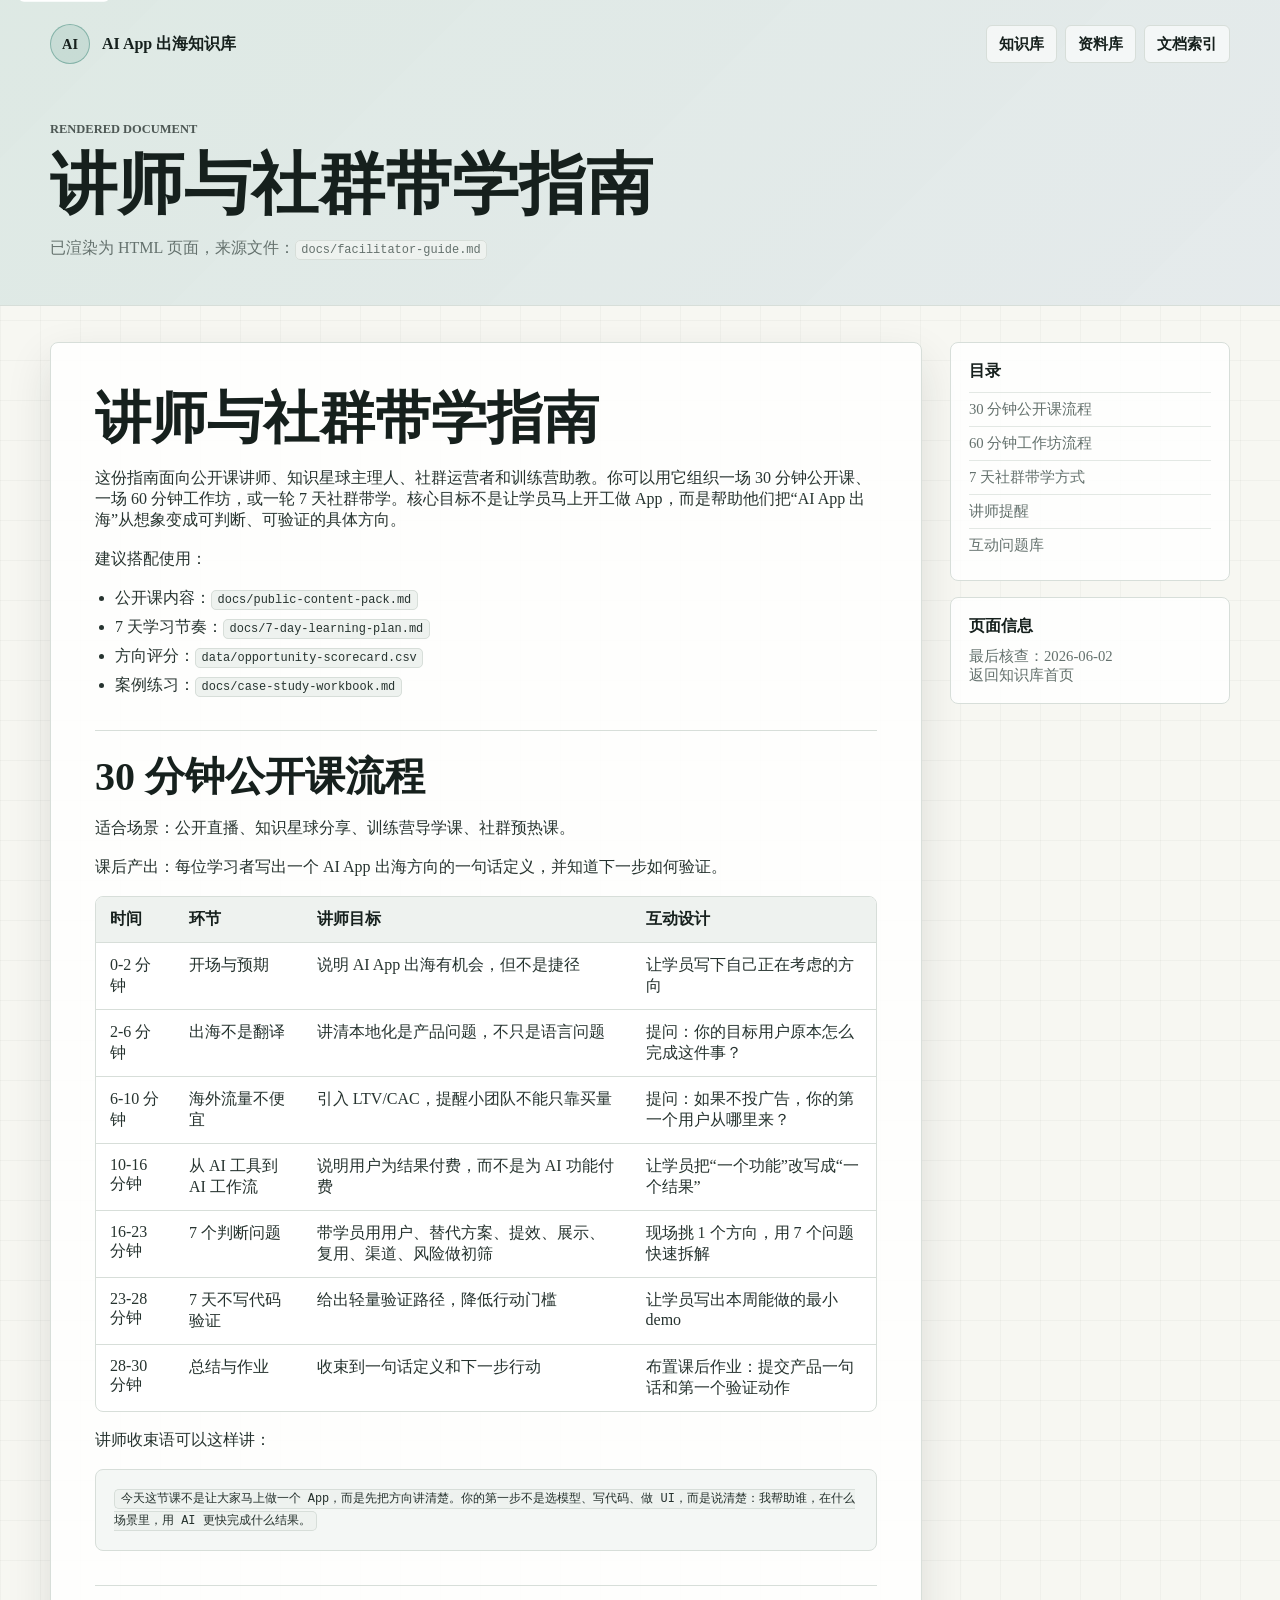
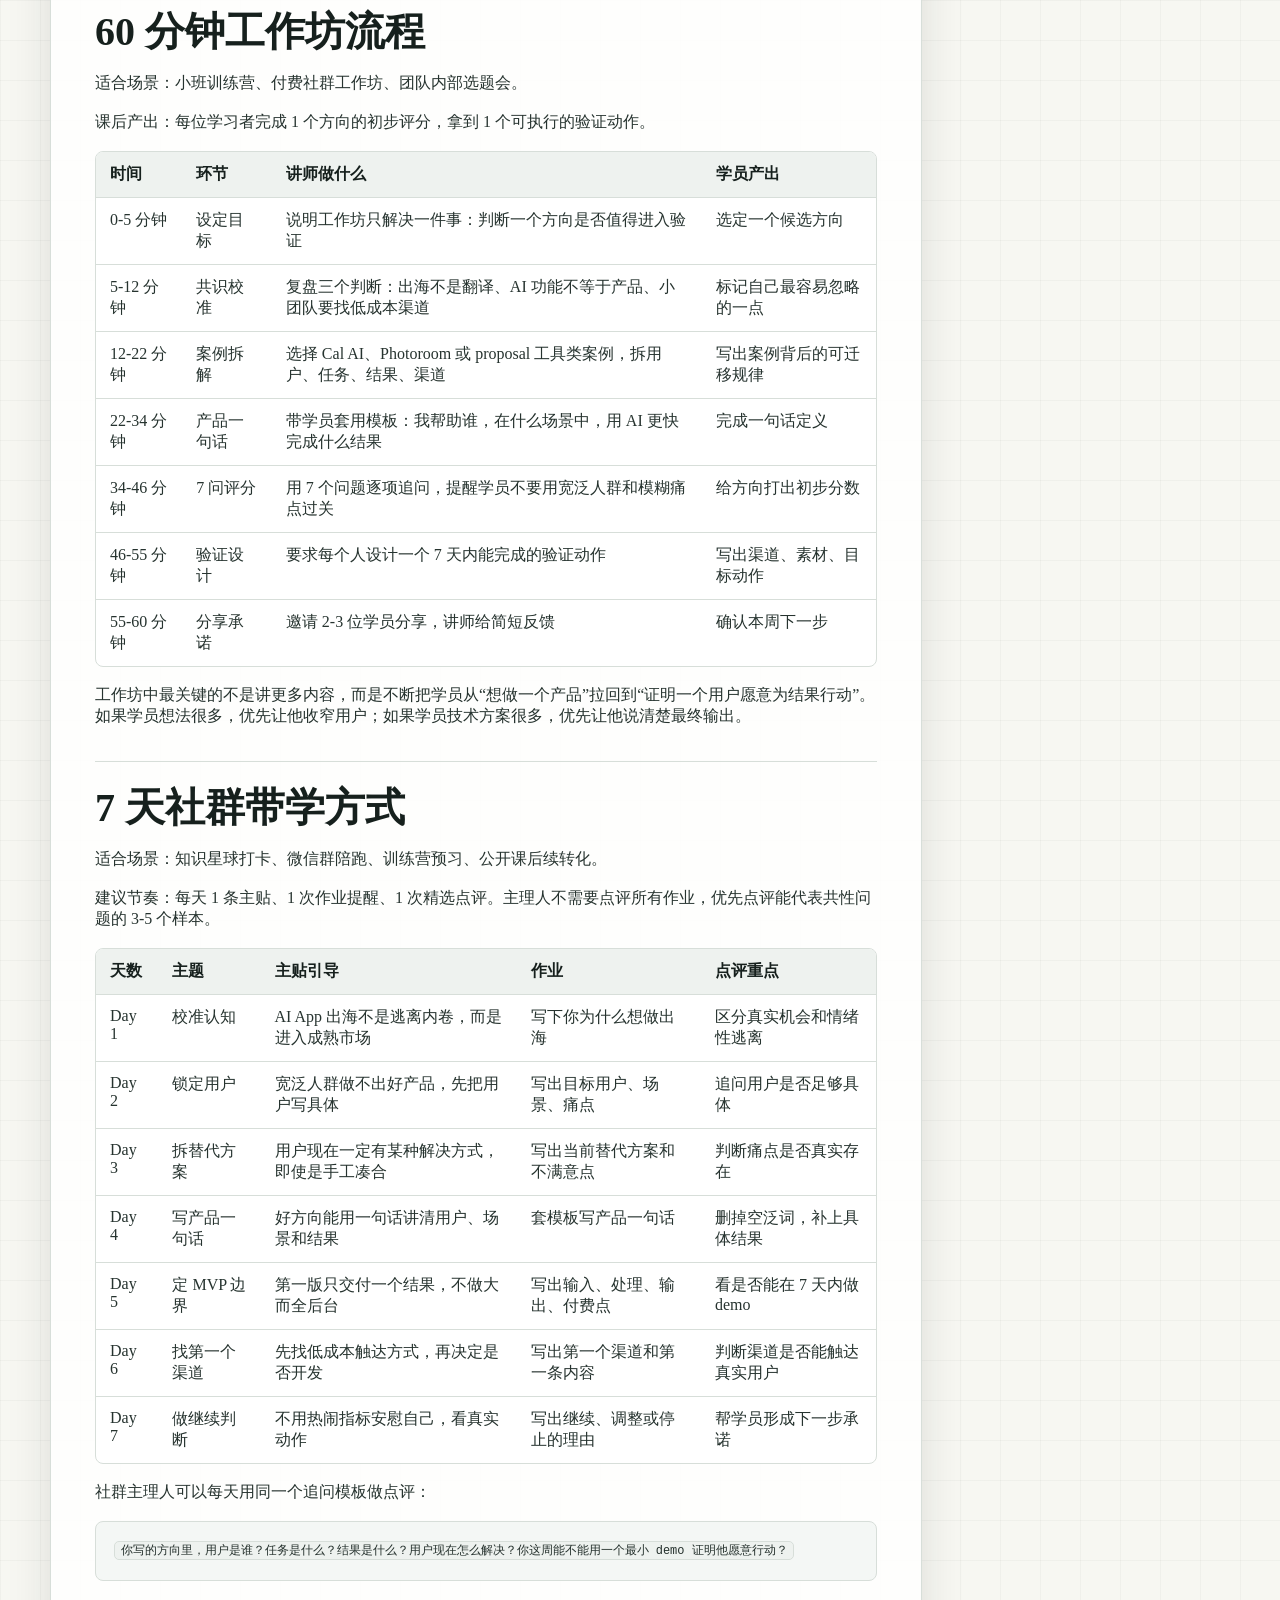
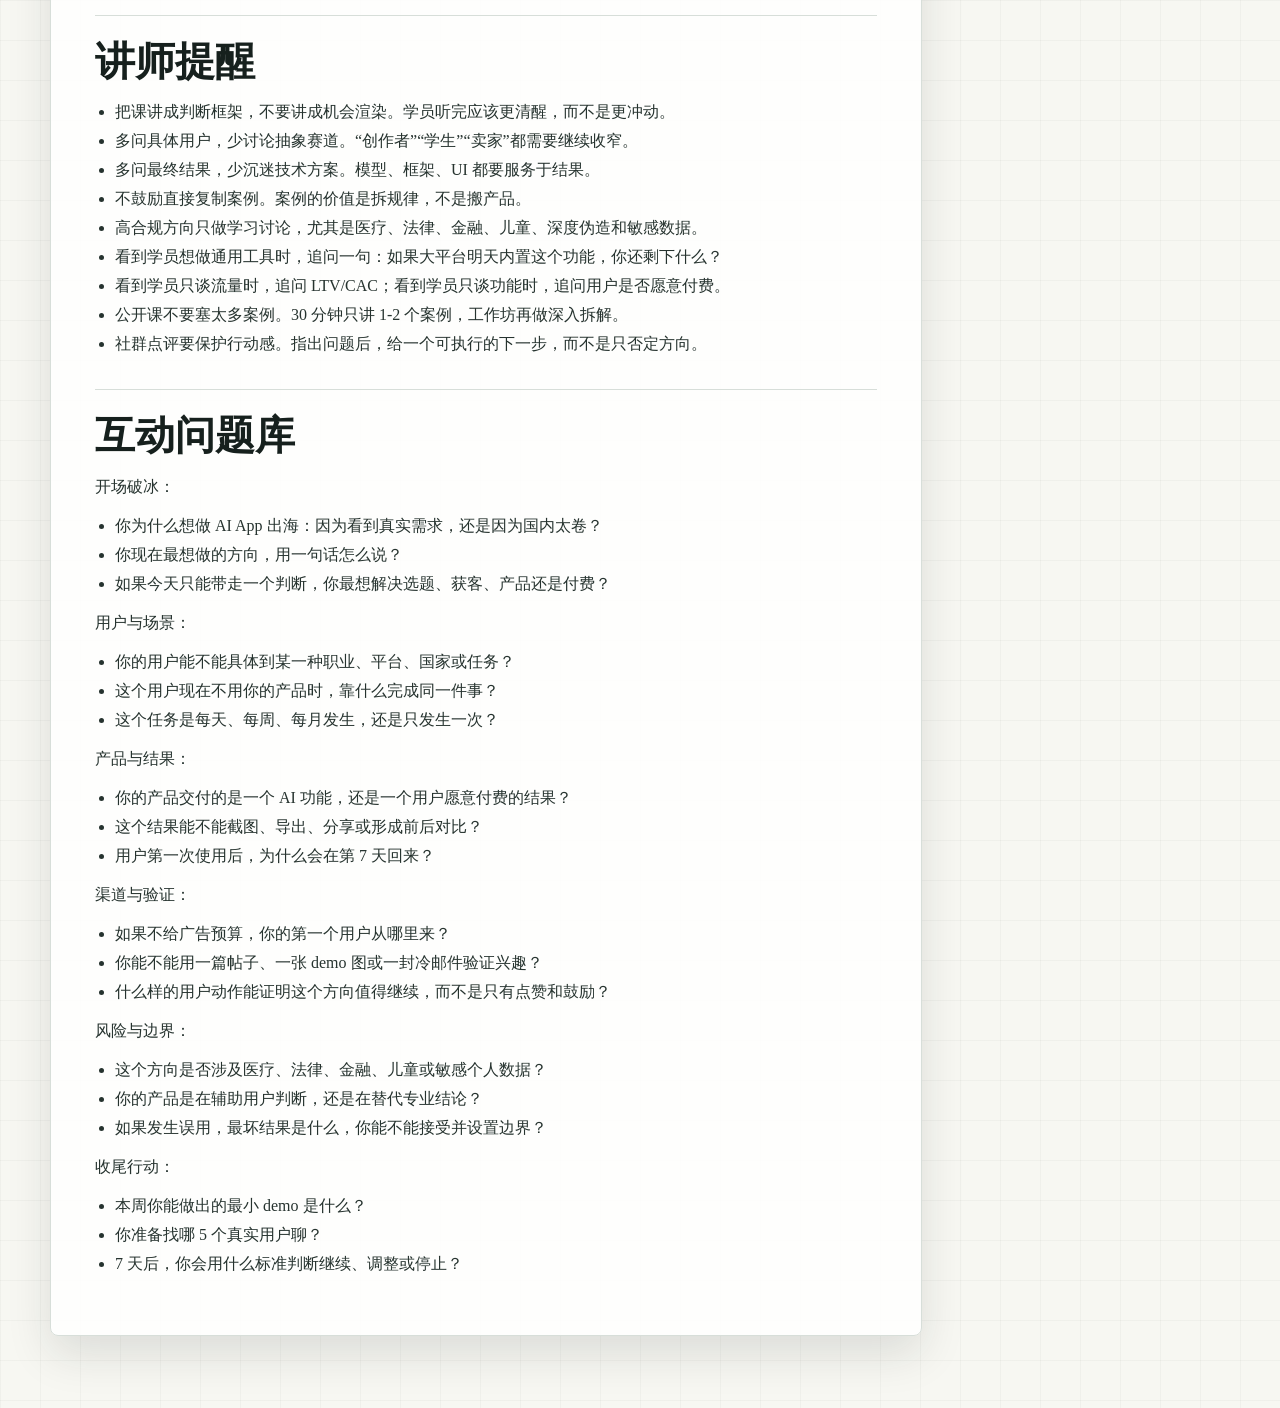
<file: docs/facilitator-guide.html>
<!doctype html>
<html lang="zh-CN">
<head>
  <meta charset="utf-8">
  <meta name="viewport" content="width=device-width, initial-scale=1">
  <title>讲师与社群带学指南 · AI App 出海知识库</title>
  <meta name="description" content="讲师与社群带学指南，AI App 出海知识库文档页。">
  <link rel="icon" href="data:,">
  <link rel="stylesheet" href="../site/styles.css">
</head>
<body class="doc-body">
  <a class="skip-link" href="#main">跳到正文</a>
  <header class="doc-header">
    <nav class="doc-nav" aria-label="文档导航">
      <a class="brand" href="../site/index.html">
        <span class="brand-mark">AI</span>
        <span>AI App 出海知识库</span>
      </a>
      <div class="doc-nav-links">
        <a href="../site/index.html#knowledge">知识库</a>
        <a href="../site/index.html#downloads">资料库</a>
        <a href="index.html">文档索引</a>
      </div>
    </nav>
    <div class="doc-hero">
      <p class="eyebrow">Rendered Document</p>
      <h1>讲师与社群带学指南</h1>
      <p>已渲染为 HTML 页面，来源文件：<code>docs/facilitator-guide.md</code></p>
    </div>
  </header>
  <main class="doc-shell" id="main">
    <article class="doc-article">
<h1 id="讲师与社群带学指南">讲师与社群带学指南</h1>
<p>这份指南面向公开课讲师、知识星球主理人、社群运营者和训练营助教。你可以用它组织一场 30 分钟公开课、一场 60 分钟工作坊，或一轮 7 天社群带学。核心目标不是让学员马上开工做 App，而是帮助他们把“AI App 出海”从想象变成可判断、可验证的具体方向。</p>
<p>建议搭配使用：</p>
<ul>
<li>公开课内容：<code>docs/public-content-pack.md</code></li>
<li>7 天学习节奏：<code>docs/7-day-learning-plan.md</code></li>
<li>方向评分：<code>data/opportunity-scorecard.csv</code></li>
<li>案例练习：<code>docs/case-study-workbook.md</code></li>
</ul>
<h2 id="30-分钟公开课流程">30 分钟公开课流程</h2>
<p>适合场景：公开直播、知识星球分享、训练营导学课、社群预热课。</p>
<p>课后产出：每位学习者写出一个 AI App 出海方向的一句话定义，并知道下一步如何验证。</p>
<div class="doc-table-wrap"><table><thead><tr><th>时间</th><th>环节</th><th>讲师目标</th><th>互动设计</th></tr></thead><tbody><tr><td>0-2 分钟</td><td>开场与预期</td><td>说明 AI App 出海有机会，但不是捷径</td><td>让学员写下自己正在考虑的方向</td></tr><tr><td>2-6 分钟</td><td>出海不是翻译</td><td>讲清本地化是产品问题，不只是语言问题</td><td>提问：你的目标用户原本怎么完成这件事？</td></tr><tr><td>6-10 分钟</td><td>海外流量不便宜</td><td>引入 LTV/CAC，提醒小团队不能只靠买量</td><td>提问：如果不投广告，你的第一个用户从哪里来？</td></tr><tr><td>10-16 分钟</td><td>从 AI 工具到 AI 工作流</td><td>说明用户为结果付费，而不是为 AI 功能付费</td><td>让学员把“一个功能”改写成“一个结果”</td></tr><tr><td>16-23 分钟</td><td>7 个判断问题</td><td>带学员用用户、替代方案、提效、展示、复用、渠道、风险做初筛</td><td>现场挑 1 个方向，用 7 个问题快速拆解</td></tr><tr><td>23-28 分钟</td><td>7 天不写代码验证</td><td>给出轻量验证路径，降低行动门槛</td><td>让学员写出本周能做的最小 demo</td></tr><tr><td>28-30 分钟</td><td>总结与作业</td><td>收束到一句话定义和下一步行动</td><td>布置课后作业：提交产品一句话和第一个验证动作</td></tr></tbody></table></div>
<p>讲师收束语可以这样讲：</p>
<pre><code class="language-text">今天这节课不是让大家马上做一个 App，而是先把方向讲清楚。你的第一步不是选模型、写代码、做 UI，而是说清楚：我帮助谁，在什么场景里，用 AI 更快完成什么结果。</code></pre>
<h2 id="60-分钟工作坊流程">60 分钟工作坊流程</h2>
<p>适合场景：小班训练营、付费社群工作坊、团队内部选题会。</p>
<p>课后产出：每位学习者完成 1 个方向的初步评分，拿到 1 个可执行的验证动作。</p>
<div class="doc-table-wrap"><table><thead><tr><th>时间</th><th>环节</th><th>讲师做什么</th><th>学员产出</th></tr></thead><tbody><tr><td>0-5 分钟</td><td>设定目标</td><td>说明工作坊只解决一件事：判断一个方向是否值得进入验证</td><td>选定一个候选方向</td></tr><tr><td>5-12 分钟</td><td>共识校准</td><td>复盘三个判断：出海不是翻译、AI 功能不等于产品、小团队要找低成本渠道</td><td>标记自己最容易忽略的一点</td></tr><tr><td>12-22 分钟</td><td>案例拆解</td><td>选择 Cal AI、Photoroom 或 proposal 工具类案例，拆用户、任务、结果、渠道</td><td>写出案例背后的可迁移规律</td></tr><tr><td>22-34 分钟</td><td>产品一句话</td><td>带学员套用模板：我帮助谁，在什么场景中，用 AI 更快完成什么结果</td><td>完成一句话定义</td></tr><tr><td>34-46 分钟</td><td>7 问评分</td><td>用 7 个问题逐项追问，提醒学员不要用宽泛人群和模糊痛点过关</td><td>给方向打出初步分数</td></tr><tr><td>46-55 分钟</td><td>验证设计</td><td>要求每个人设计一个 7 天内能完成的验证动作</td><td>写出渠道、素材、目标动作</td></tr><tr><td>55-60 分钟</td><td>分享承诺</td><td>邀请 2-3 位学员分享，讲师给简短反馈</td><td>确认本周下一步</td></tr></tbody></table></div>
<p>工作坊中最关键的不是讲更多内容，而是不断把学员从“想做一个产品”拉回到“证明一个用户愿意为结果行动”。如果学员想法很多，优先让他收窄用户；如果学员技术方案很多，优先让他说清楚最终输出。</p>
<h2 id="7-天社群带学方式">7 天社群带学方式</h2>
<p>适合场景：知识星球打卡、微信群陪跑、训练营预习、公开课后续转化。</p>
<p>建议节奏：每天 1 条主贴、1 次作业提醒、1 次精选点评。主理人不需要点评所有作业，优先点评能代表共性问题的 3-5 个样本。</p>
<div class="doc-table-wrap"><table><thead><tr><th>天数</th><th>主题</th><th>主贴引导</th><th>作业</th><th>点评重点</th></tr></thead><tbody><tr><td>Day 1</td><td>校准认知</td><td>AI App 出海不是逃离内卷，而是进入成熟市场</td><td>写下你为什么想做出海</td><td>区分真实机会和情绪性逃离</td></tr><tr><td>Day 2</td><td>锁定用户</td><td>宽泛人群做不出好产品，先把用户写具体</td><td>写出目标用户、场景、痛点</td><td>追问用户是否足够具体</td></tr><tr><td>Day 3</td><td>拆替代方案</td><td>用户现在一定有某种解决方式，即使是手工凑合</td><td>写出当前替代方案和不满意点</td><td>判断痛点是否真实存在</td></tr><tr><td>Day 4</td><td>写产品一句话</td><td>好方向能用一句话讲清用户、场景和结果</td><td>套模板写产品一句话</td><td>删掉空泛词，补上具体结果</td></tr><tr><td>Day 5</td><td>定 MVP 边界</td><td>第一版只交付一个结果，不做大而全后台</td><td>写出输入、处理、输出、付费点</td><td>看是否能在 7 天内做 demo</td></tr><tr><td>Day 6</td><td>找第一个渠道</td><td>先找低成本触达方式，再决定是否开发</td><td>写出第一个渠道和第一条内容</td><td>判断渠道是否能触达真实用户</td></tr><tr><td>Day 7</td><td>做继续判断</td><td>不用热闹指标安慰自己，看真实动作</td><td>写出继续、调整或停止的理由</td><td>帮学员形成下一步承诺</td></tr></tbody></table></div>
<p>社群主理人可以每天用同一个追问模板做点评：</p>
<pre><code class="language-text">你写的方向里，用户是谁？任务是什么？结果是什么？用户现在怎么解决？你这周能不能用一个最小 demo 证明他愿意行动？</code></pre>
<h2 id="讲师提醒">讲师提醒</h2>
<ul>
<li>把课讲成判断框架，不要讲成机会渲染。学员听完应该更清醒，而不是更冲动。</li>
<li>多问具体用户，少讨论抽象赛道。“创作者”“学生”“卖家”都需要继续收窄。</li>
<li>多问最终结果，少沉迷技术方案。模型、框架、UI 都要服务于结果。</li>
<li>不鼓励直接复制案例。案例的价值是拆规律，不是搬产品。</li>
<li>高合规方向只做学习讨论，尤其是医疗、法律、金融、儿童、深度伪造和敏感数据。</li>
<li>看到学员想做通用工具时，追问一句：如果大平台明天内置这个功能，你还剩下什么？</li>
<li>看到学员只谈流量时，追问 LTV/CAC；看到学员只谈功能时，追问用户是否愿意付费。</li>
<li>公开课不要塞太多案例。30 分钟只讲 1-2 个案例，工作坊再做深入拆解。</li>
<li>社群点评要保护行动感。指出问题后，给一个可执行的下一步，而不是只否定方向。</li>
</ul>
<h2 id="互动问题库">互动问题库</h2>
<p>开场破冰：</p>
<ul>
<li>你为什么想做 AI App 出海：因为看到真实需求，还是因为国内太卷？</li>
<li>你现在最想做的方向，用一句话怎么说？</li>
<li>如果今天只能带走一个判断，你最想解决选题、获客、产品还是付费？</li>
</ul>
<p>用户与场景：</p>
<ul>
<li>你的用户能不能具体到某一种职业、平台、国家或任务？</li>
<li>这个用户现在不用你的产品时，靠什么完成同一件事？</li>
<li>这个任务是每天、每周、每月发生，还是只发生一次？</li>
</ul>
<p>产品与结果：</p>
<ul>
<li>你的产品交付的是一个 AI 功能，还是一个用户愿意付费的结果？</li>
<li>这个结果能不能截图、导出、分享或形成前后对比？</li>
<li>用户第一次使用后，为什么会在第 7 天回来？</li>
</ul>
<p>渠道与验证：</p>
<ul>
<li>如果不给广告预算，你的第一个用户从哪里来？</li>
<li>你能不能用一篇帖子、一张 demo 图或一封冷邮件验证兴趣？</li>
<li>什么样的用户动作能证明这个方向值得继续，而不是只有点赞和鼓励？</li>
</ul>
<p>风险与边界：</p>
<ul>
<li>这个方向是否涉及医疗、法律、金融、儿童或敏感个人数据？</li>
<li>你的产品是在辅助用户判断，还是在替代专业结论？</li>
<li>如果发生误用，最坏结果是什么，你能不能接受并设置边界？</li>
</ul>
<p>收尾行动：</p>
<ul>
<li>本周你能做出的最小 demo 是什么？</li>
<li>你准备找哪 5 个真实用户聊？</li>
<li>7 天后，你会用什么标准判断继续、调整或停止？</li>
</ul>
    </article>
    <aside class="doc-side">
      <nav class="doc-toc" aria-label="本文目录"><strong>目录</strong><a class="toc-level-2" href="#30-分钟公开课流程">30 分钟公开课流程</a><a class="toc-level-2" href="#60-分钟工作坊流程">60 分钟工作坊流程</a><a class="toc-level-2" href="#7-天社群带学方式">7 天社群带学方式</a><a class="toc-level-2" href="#讲师提醒">讲师提醒</a><a class="toc-level-2" href="#互动问题库">互动问题库</a></nav>
      <div class="doc-meta">
        <strong>页面信息</strong>
        <span>最后核查：2026-06-02</span>
        <a href="../site/index.html">返回知识库首页</a>
      </div>
    </aside>
  </main>
</body>
</html>
</file>
<file: site/styles.css>
:root {
  color-scheme: light;
  --ink: #16201d;
  --muted: #64716d;
  --soft: #eef2ef;
  --paper: #f8f8f4;
  --card: #ffffff;
  --line: #d7ded9;
  --teal: #0e6c5a;
  --brick: #a94d32;
  --blue: #285c87;
  --gold: #c29432;
  --coal: #131a18;
  --shadow: 0 18px 45px rgba(22, 32, 29, 0.12);
}

* {
  box-sizing: border-box;
}

html {
  scroll-behavior: smooth;
}

body {
  margin: 0;
  font-family: "PingFang SC", "Hiragino Sans GB", "Microsoft YaHei", sans-serif;
  color: var(--ink);
  background:
    linear-gradient(90deg, rgba(22, 32, 29, 0.035) 1px, transparent 1px),
    linear-gradient(rgba(22, 32, 29, 0.035) 1px, transparent 1px),
    var(--paper);
  background-size: 40px 40px;
  line-height: 1.65;
}

body {
  overflow-x: hidden;
}

header,
main,
section,
article,
div {
  min-width: 0;
}

body,
button,
select,
input {
  font: inherit;
}

a {
  color: inherit;
}

img,
svg {
  max-width: 100%;
}

h1,
h2,
h3,
p {
  overflow-wrap: anywhere;
}

h1,
h2,
h3 {
  margin: 0;
  font-family: "Songti SC", "Noto Serif CJK SC", "STSong", serif;
  line-height: 1.12;
  letter-spacing: 0;
}

h1 {
  max-width: 880px;
  font-size: 4.4rem;
}

h2 {
  font-size: 3rem;
}

h3 {
  font-size: 1.35rem;
}

p {
  margin: 0;
}

code {
  padding: 0.12rem 0.35rem;
  border: 1px solid var(--line);
  border-radius: 5px;
  background: var(--soft);
  font-size: 0.92em;
}

pre {
  min-height: 160px;
  margin: 18px 0;
  padding: 18px;
  overflow-x: auto;
  white-space: pre-wrap;
  overflow-wrap: anywhere;
  border: 1px solid var(--line);
  border-radius: 8px;
  background: #f4f7f5;
  color: #24302c;
  line-height: 1.7;
}

button,
a {
  -webkit-tap-highlight-color: transparent;
}

:focus-visible {
  outline: 3px solid rgba(14, 108, 90, 0.36);
  outline-offset: 3px;
}

.skip-link {
  position: absolute;
  left: 18px;
  top: 14px;
  z-index: 10;
  transform: translateY(-130%);
  padding: 10px 14px;
  border-radius: 6px;
  background: var(--card);
  color: var(--ink);
  text-decoration: none;
  font-weight: 700;
}

.skip-link:focus {
  transform: translateY(0);
}

.hero {
  min-height: 720px;
  display: flex;
  flex-direction: column;
  color: #f8fff9;
  background:
    linear-gradient(90deg, rgba(255, 255, 255, 0.05) 1px, transparent 1px),
    linear-gradient(rgba(255, 255, 255, 0.05) 1px, transparent 1px),
    linear-gradient(135deg, rgba(19, 26, 24, 0.96), rgba(14, 75, 64, 0.91) 52%, rgba(40, 92, 135, 0.86)),
    var(--coal);
  background-size: 36px 36px, 36px 36px, auto, auto;
}

.nav {
  width: min(1220px, calc(100% - 40px));
  margin: 0 auto;
  padding: 24px 0;
  display: flex;
  align-items: center;
  justify-content: space-between;
  gap: 24px;
}

.brand {
  min-height: 44px;
  display: inline-flex;
  align-items: center;
  gap: 12px;
  color: #f8fff9;
  text-decoration: none;
  font-weight: 800;
}

.brand-mark {
  width: 40px;
  height: 40px;
  display: inline-grid;
  place-items: center;
  border: 1px solid rgba(255, 255, 255, 0.44);
  border-radius: 50%;
  background: rgba(255, 255, 255, 0.1);
  font-size: 0.9rem;
}

.nav-links {
  display: flex;
  justify-content: flex-end;
  flex-wrap: wrap;
  gap: 6px;
}

.nav-links a {
  min-height: 40px;
  display: inline-flex;
  align-items: center;
  padding: 0 12px;
  border-radius: 6px;
  color: rgba(248, 255, 249, 0.86);
  text-decoration: none;
  font-size: 0.95rem;
}

.nav-links a:hover {
  background: rgba(255, 255, 255, 0.12);
  color: #ffffff;
}

.hero-content {
  width: min(1220px, calc(100% - 40px));
  margin: auto auto 56px;
  display: grid;
  grid-template-columns: minmax(0, 1.25fr) minmax(340px, 0.75fr);
  align-items: end;
  gap: 48px;
}

.hero-copy {
  padding-top: 72px;
}

.eyebrow {
  margin: 0 0 10px;
  color: currentColor;
  opacity: 0.72;
  font-size: 0.78rem;
  font-weight: 800;
  letter-spacing: 0;
  text-transform: uppercase;
}

.lede {
  max-width: 760px;
  margin-top: 28px;
  color: rgba(248, 255, 249, 0.82);
  font-size: 1.25rem;
}

.hero-actions {
  margin-top: 34px;
  display: flex;
  flex-wrap: wrap;
  gap: 12px;
}

.hero-note {
  margin-top: 16px;
  color: rgba(248, 255, 249, 0.72);
  font-size: 0.92rem;
  font-weight: 800;
}

.button {
  min-height: 48px;
  display: inline-flex;
  align-items: center;
  justify-content: center;
  padding: 0 18px;
  border: 1px solid transparent;
  border-radius: 6px;
  text-decoration: none;
  font-weight: 800;
  cursor: pointer;
  transition: transform 160ms ease, border-color 160ms ease, background 160ms ease;
}

.button:hover {
  transform: translateY(-1px);
}

.button.primary {
  background: #f8fff9;
  color: var(--coal);
}

.button.secondary {
  border-color: rgba(255, 255, 255, 0.5);
  color: #ffffff;
}

.button.compact {
  min-height: 44px;
  color: var(--ink);
  border-color: var(--line);
  background: var(--card);
}

.button.ghost {
  width: 100%;
  color: var(--teal);
  border-color: rgba(14, 108, 90, 0.34);
  background: rgba(14, 108, 90, 0.06);
}

.signal-board {
  min-height: 390px;
  width: 100%;
  display: grid;
  gap: 18px;
  padding: 22px;
  border: 1px solid rgba(255, 255, 255, 0.28);
  border-radius: 8px;
  background:
    linear-gradient(90deg, rgba(255, 255, 255, 0.07) 1px, transparent 1px),
    linear-gradient(rgba(255, 255, 255, 0.07) 1px, transparent 1px),
    rgba(255, 255, 255, 0.1);
  background-size: 28px 28px;
  box-shadow: 0 24px 70px rgba(0, 0, 0, 0.22);
  backdrop-filter: blur(6px);
}

.signal-topline {
  display: flex;
  align-items: center;
  justify-content: space-between;
  flex-wrap: wrap;
  gap: 12px;
  color: rgba(248, 255, 249, 0.72);
  font-size: 0.9rem;
}

.signal-topline strong {
  color: #ffffff;
}

.signal-lanes {
  display: grid;
  gap: 12px;
}

.signal-lanes div {
  min-height: 62px;
  display: grid;
  align-content: center;
  gap: 2px;
  padding: 12px 14px;
  border-left: 4px solid var(--gold);
  border-radius: 8px;
  background: rgba(255, 255, 255, 0.12);
}

.signal-lanes span {
  color: rgba(248, 255, 249, 0.68);
  font-size: 0.82rem;
}

.signal-lanes strong {
  font-size: 1.08rem;
}

.signal-board p {
  align-self: end;
  padding-top: 14px;
  border-top: 1px solid rgba(255, 255, 255, 0.24);
  color: rgba(248, 255, 249, 0.84);
}

.section {
  padding: 86px 20px;
}

.section-head,
.path-layout,
.conclusion-grid,
.direction-grid,
.filter-bar,
.case-count,
.case-grid,
.template-grid,
.resource-grid,
.boundary-layout,
.knowledge-controls,
.knowledge-layout,
.prompt-layout,
.source-filters,
.web-grid,
.global-search,
.toolkit-panel {
  width: min(1120px, 100%);
  margin-left: auto;
  margin-right: auto;
}

.section-head {
  margin-bottom: 30px;
}

.section-head p:not(.eyebrow) {
  max-width: 760px;
  margin-top: 12px;
  color: var(--muted);
}

.section-head.row {
  display: flex;
  align-items: end;
  justify-content: space-between;
  gap: 20px;
}

.path-section {
  background: var(--paper);
}

.path-layout {
  display: grid;
  grid-template-columns: 0.78fr 1.22fr;
  gap: 18px;
  align-items: stretch;
}

.path-steps {
  display: grid;
  gap: 10px;
}

.path-step,
.filter-button {
  border: 1px solid var(--line);
  border-radius: 8px;
  background: var(--card);
  color: var(--ink);
  cursor: pointer;
}

.path-step {
  min-height: 82px;
  display: grid;
  grid-template-columns: 52px 1fr;
  align-items: center;
  gap: 14px;
  padding: 14px;
  text-align: left;
}

.path-step span {
  width: 48px;
  height: 48px;
  display: grid;
  place-items: center;
  border-radius: 8px;
  background: var(--soft);
  color: var(--teal);
  font-weight: 900;
}

.path-step strong {
  font-size: 1.08rem;
}

.path-step.is-active {
  border-color: rgba(14, 108, 90, 0.45);
  background: #edf6f2;
  box-shadow: inset 4px 0 0 var(--teal);
}

.path-detail {
  min-height: 358px;
  display: grid;
  grid-template-columns: 106px 1fr;
  gap: 24px;
  align-items: start;
  padding: 28px;
  border: 1px solid var(--line);
  border-radius: 8px;
  background: var(--card);
  box-shadow: var(--shadow);
}

.detail-number {
  width: 96px;
  height: 96px;
  display: grid;
  place-items: center;
  border-radius: 8px;
  background: var(--coal);
  color: #ffffff;
  font-family: "Songti SC", "Noto Serif CJK SC", "STSong", serif;
  font-size: 2.4rem;
  line-height: 1;
}

.path-detail h3 {
  margin-bottom: 12px;
  font-size: 2rem;
}

.path-detail p:not(.eyebrow) {
  max-width: 680px;
  color: var(--muted);
}

.text-link {
  min-height: 40px;
  display: inline-flex;
  align-items: center;
  margin-top: 20px;
  color: var(--teal);
  font-weight: 800;
  text-decoration-thickness: 2px;
  text-underline-offset: 5px;
}

.knowledge-section {
  background:
    linear-gradient(90deg, rgba(14, 108, 90, 0.07), transparent 42%),
    #f7faf8;
}

.knowledge-controls {
  display: grid;
  grid-template-columns: minmax(260px, 0.8fr) minmax(0, 1.2fr);
  gap: 14px;
  align-items: stretch;
  margin-bottom: 18px;
}

.search-box {
  display: grid;
  gap: 8px;
  padding: 14px;
  border: 1px solid var(--line);
  border-radius: 8px;
  background: var(--card);
}

.search-box span {
  color: var(--muted);
  font-size: 0.82rem;
  font-weight: 900;
}

.search-box input {
  width: 100%;
  min-height: 46px;
  padding: 0 12px;
  border: 1px solid var(--line);
  border-radius: 6px;
  background: #f8fbf9;
  color: var(--ink);
}

.tag-filters {
  display: flex;
  align-content: flex-start;
  align-items: center;
  flex-wrap: wrap;
  gap: 9px;
  padding: 14px;
  border: 1px solid var(--line);
  border-radius: 8px;
  background: var(--card);
}

.tag-filter,
.topic-tab,
.source-filter {
  border: 1px solid var(--line);
  border-radius: 8px;
  background: var(--card);
  color: var(--ink);
  cursor: pointer;
  font-weight: 800;
}

.tag-filter,
.source-filter {
  min-height: 36px;
  padding: 0 11px;
  color: var(--teal);
}

.tag-filter.is-active,
.topic-tab.is-active,
.source-filter.is-active {
  border-color: var(--teal);
  background: var(--teal);
  color: #ffffff;
}

.knowledge-layout {
  display: grid;
  grid-template-columns: 260px minmax(0, 1fr);
  gap: 18px;
  align-items: start;
}

.topic-rail {
  position: sticky;
  top: 16px;
  display: grid;
  gap: 8px;
}

.topic-tab {
  min-height: 66px;
  display: grid;
  align-content: center;
  gap: 2px;
  padding: 12px 14px;
  text-align: left;
}

.topic-tab span {
  color: currentColor;
  opacity: 0.72;
  font-size: 0.82rem;
}

.knowledge-main {
  display: grid;
  gap: 16px;
}

.topic-detail {
  display: grid;
  gap: 13px;
  padding: 24px;
  border: 1px solid rgba(14, 108, 90, 0.2);
  border-radius: 8px;
  background:
    linear-gradient(135deg, rgba(14, 108, 90, 0.09), rgba(40, 92, 135, 0.08)),
    var(--card);
}

.topic-detail p,
.topic-detail li {
  color: var(--muted);
}

.topic-detail h4,
.knowledge-card h4 {
  margin: 4px 0 0;
  font-size: 0.92rem;
  font-family: inherit;
  line-height: 1.35;
}

.topic-meta {
  display: flex;
  flex-wrap: wrap;
  gap: 8px;
}

.topic-meta span {
  min-height: 30px;
  display: inline-flex;
  align-items: center;
  padding: 0 9px;
  border-radius: 6px;
  background: #fff3d1;
  color: #6e4a00;
  font-size: 0.78rem;
  font-weight: 900;
}

.topic-box {
  padding: 14px;
  border-left: 4px solid var(--brick);
  border-radius: 8px;
  background: #fff9f4;
  color: var(--muted);
}

.topic-box strong {
  color: var(--ink);
}

.topic-detail pre {
  min-height: 0;
  margin: 0;
  background: #f4f7f5;
}

.knowledge-grid {
  display: grid;
  grid-template-columns: repeat(2, minmax(0, 1fr));
  gap: 16px;
}

.knowledge-card {
  min-height: 520px;
  display: grid;
  align-content: start;
  gap: 13px;
  padding: 22px;
  border: 1px solid var(--line);
  border-radius: 8px;
  background: var(--card);
  box-shadow: 0 12px 28px rgba(22, 32, 29, 0.08);
}

.knowledge-card-top {
  display: flex;
  align-items: center;
  justify-content: space-between;
  flex-wrap: wrap;
  gap: 10px;
}

.verified {
  min-height: 28px;
  display: inline-flex;
  align-items: center;
  padding: 0 9px;
  border-radius: 6px;
  background: #eef2ef;
  color: var(--muted);
  font-size: 0.76rem;
  font-weight: 900;
}

.knowledge-card p,
.knowledge-card li {
  color: var(--muted);
}

.knowledge-card p strong,
.source-note strong {
  color: var(--ink);
}

.knowledge-card ul,
.topic-detail ul {
  display: grid;
  gap: 7px;
  margin: 0;
  padding-left: 20px;
}

.source-links {
  display: flex;
  flex-wrap: wrap;
  gap: 8px;
  margin-top: auto;
}

.source-links a {
  min-height: 34px;
  display: inline-flex;
  align-items: center;
  padding: 0 10px;
  border: 1px solid rgba(40, 92, 135, 0.26);
  border-radius: 6px;
  color: var(--blue);
  font-weight: 900;
  text-decoration: none;
}

.global-search {
  display: grid;
  gap: 12px;
  margin-bottom: 18px;
}

.global-search-head {
  min-height: 46px;
  display: flex;
  align-items: center;
  justify-content: space-between;
  flex-wrap: wrap;
  gap: 10px;
  padding: 12px 14px;
  border: 1px solid rgba(40, 92, 135, 0.2);
  border-radius: 8px;
  background: rgba(255, 255, 255, 0.78);
}

.global-search-head span {
  color: var(--muted);
  font-size: 0.9rem;
}

.global-search-grid {
  display: grid;
  grid-template-columns: repeat(3, minmax(0, 1fr));
  gap: 12px;
}

.search-result {
  min-height: 162px;
  display: grid;
  align-content: start;
  gap: 8px;
  padding: 16px;
  border: 1px solid var(--line);
  border-radius: 8px;
  background: var(--card);
}

.result-type {
  width: fit-content;
  min-height: 28px;
  display: inline-flex;
  align-items: center;
  padding: 0 9px;
  border-radius: 6px;
  background: #eef2ef;
  color: var(--blue);
  font-size: 0.76rem;
  font-weight: 900;
}

.search-result p {
  color: var(--muted);
}

.prompt-system {
  background:
    linear-gradient(90deg, rgba(194, 148, 50, 0.11), transparent 36%),
    #f8f5ee;
}

.prompt-layout {
  display: grid;
  grid-template-columns: repeat(3, minmax(0, 1fr));
  gap: 16px;
}

.prompt-layout article {
  min-height: 246px;
  padding: 24px;
  border: 1px solid var(--line);
  border-radius: 8px;
  background: var(--card);
}

.prompt-layout p {
  color: var(--muted);
}

.dynamic-copy {
  margin-top: 4px;
}

.toolkit-panel {
  margin-top: 28px;
}

.compact-head {
  margin-bottom: 18px;
}

.toolkit-grid {
  display: grid;
  grid-template-columns: repeat(2, minmax(0, 1fr));
  gap: 16px;
}

.toolkit-card {
  min-height: 520px;
  display: flex;
  flex-direction: column;
  gap: 12px;
  padding: 22px;
  border: 1px solid var(--line);
  border-radius: 8px;
  background: var(--card);
}

.toolkit-card p,
.toolkit-card li {
  color: var(--muted);
}

.toolkit-card ul {
  display: grid;
  gap: 7px;
  margin: 0;
  padding-left: 20px;
}

.toolkit-card pre {
  min-height: 220px;
  margin: 0;
}

.web-library {
  background:
    linear-gradient(90deg, rgba(40, 92, 135, 0.08), transparent 38%),
    #f2f6f7;
}

.source-filters {
  display: flex;
  flex-wrap: wrap;
  gap: 10px;
  margin-bottom: 14px;
}

.source-filter {
  font-weight: 900;
}

.web-grid {
  display: grid;
  grid-template-columns: repeat(3, minmax(0, 1fr));
  gap: 16px;
}

.web-card {
  min-height: 500px;
  display: flex;
  flex-direction: column;
  gap: 12px;
  padding: 22px;
  border: 1px solid var(--line);
  border-radius: 8px;
  background: var(--card);
  box-shadow: 0 12px 28px rgba(22, 32, 29, 0.08);
}

.web-card-top {
  display: flex;
  align-items: center;
  justify-content: space-between;
  flex-wrap: wrap;
  gap: 10px;
}

.web-card p {
  color: var(--muted);
}

.web-card p strong {
  color: var(--ink);
}

.my-read {
  padding: 12px;
  border-left: 4px solid var(--brick);
  border-radius: 8px;
  background: #fff9f4;
}

.web-link {
  margin-top: auto;
}

.conclusions {
  background: var(--coal);
  color: #f8fff9;
}

.conclusions .section-head p:not(.eyebrow) {
  color: rgba(248, 255, 249, 0.7);
}

.conclusion-grid,
.direction-grid,
.case-grid,
.template-grid,
.resource-grid {
  display: grid;
  grid-template-columns: repeat(3, minmax(0, 1fr));
  gap: 16px;
}

.conclusion-grid article,
.direction-card,
.case-card,
.template-card,
.resource-grid a,
.boundary-layout article {
  border: 1px solid var(--line);
  border-radius: 8px;
  background: var(--card);
}

.conclusion-grid article {
  min-height: 246px;
  padding: 24px;
  color: var(--ink);
}

.kicker {
  display: inline-flex;
  margin-bottom: 28px;
  color: var(--brick);
  font-weight: 900;
}

.conclusion-grid p,
.direction-card p,
.case-card p,
.resource-grid span,
.boundary-layout p,
.boundary-layout li {
  color: var(--muted);
}

.direction-card {
  position: relative;
  min-height: 430px;
  padding: 24px;
  overflow: hidden;
}

.direction-card::before {
  content: "";
  position: absolute;
  inset: 0 0 auto;
  height: 5px;
  background: linear-gradient(90deg, var(--teal), var(--blue), var(--brick));
}

.score {
  width: 58px;
  height: 58px;
  display: grid;
  place-items: center;
  margin-bottom: 24px;
  border-radius: 8px;
  background: #fff3d1;
  color: #6e4a00;
  font-weight: 900;
}

.direction-card h3,
.case-card h3,
.template-card h3,
.boundary-layout h3 {
  margin-bottom: 12px;
}

.direction-card dl {
  display: grid;
  gap: 10px;
  margin: 24px 0 0;
}

.direction-card dl div {
  display: grid;
  gap: 4px;
  padding-top: 10px;
  border-top: 1px solid var(--line);
}

.direction-card dt {
  color: var(--ink);
  font-weight: 900;
}

.direction-card dd {
  margin: 0;
  color: var(--muted);
}

.cases-section {
  background: #eef2ef;
}

.filter-bar {
  display: flex;
  flex-wrap: wrap;
  gap: 10px;
  margin-bottom: 14px;
}

.filter-button {
  min-height: 42px;
  padding: 0 14px;
  font-weight: 800;
}

.filter-button.is-active {
  border-color: var(--teal);
  background: var(--teal);
  color: #ffffff;
}

.case-count {
  margin-bottom: 18px;
  color: var(--muted);
  font-weight: 700;
}

.case-card {
  min-height: 292px;
  display: grid;
  align-content: start;
  gap: 12px;
  padding: 22px;
}

.tag {
  min-height: 28px;
  width: fit-content;
  display: inline-flex;
  align-items: center;
  padding: 0 9px;
  border-radius: 6px;
  background: #e9f4ef;
  color: var(--teal);
  font-size: 0.78rem;
  font-weight: 900;
}

.case-card p {
  margin: 0;
}

.case-card strong {
  color: var(--ink);
}

.templates {
  background:
    linear-gradient(90deg, rgba(169, 77, 50, 0.08), transparent 34%),
    var(--paper);
}

.template-card {
  min-height: 382px;
  display: flex;
  flex-direction: column;
  padding: 22px;
}

.copy-button {
  margin-top: auto;
}

.resource-grid a {
  min-height: 132px;
  display: grid;
  align-content: center;
  gap: 7px;
  padding: 20px;
  text-decoration: none;
  transition: transform 160ms ease, border-color 160ms ease, box-shadow 160ms ease;
}

.resource-grid a:hover {
  transform: translateY(-2px);
  border-color: rgba(14, 108, 90, 0.38);
  box-shadow: 0 14px 30px rgba(22, 32, 29, 0.1);
}

.resource-grid strong {
  font-size: 1.08rem;
}

.boundary {
  background: #f0f4f8;
}

.boundary-layout {
  display: grid;
  grid-template-columns: 1fr 1fr;
  gap: 16px;
}

.boundary-layout article {
  min-height: 280px;
  padding: 24px;
}

.source-list,
.boundary-list {
  display: grid;
  gap: 10px;
  margin: 18px 0 0;
  padding-left: 20px;
}

.source-list a {
  color: var(--blue);
  font-weight: 800;
  overflow-wrap: anywhere;
}

.footer {
  min-height: 86px;
  display: flex;
  align-items: center;
  justify-content: space-between;
  gap: 20px;
  padding: 24px max(20px, calc((100% - 1120px) / 2));
  background: var(--coal);
  color: rgba(248, 255, 249, 0.78);
}

.footer a {
  color: #ffffff;
  font-weight: 800;
}

.footer-links {
  display: flex;
  flex-wrap: wrap;
  justify-content: flex-end;
  gap: 14px;
}

.legal-page {
  background: var(--paper);
}

.legal-main {
  width: min(880px, calc(100% - 40px));
  margin: 0 auto;
  padding: 72px 0 96px;
}

.legal-main h1 {
  max-width: 720px;
  font-size: 3.2rem;
}

.legal-main h2 {
  margin-top: 42px;
  margin-bottom: 12px;
  font-size: 1.65rem;
}

.legal-main p,
.legal-main li {
  color: var(--muted);
}

.legal-main > p {
  max-width: 760px;
  margin-top: 18px;
}

.legal-main ul {
  display: grid;
  gap: 8px;
  margin: 14px 0 0;
  padding-left: 20px;
}

.legal-main a {
  color: var(--teal);
  font-weight: 800;
  overflow-wrap: anywhere;
}

.legal-nav {
  display: flex;
  flex-wrap: wrap;
  gap: 12px;
  margin-top: 48px;
  padding-top: 24px;
  border-top: 1px solid var(--line);
}

.legal-nav a {
  min-height: 42px;
  display: inline-flex;
  align-items: center;
  padding: 0 14px;
  border: 1px solid var(--line);
  border-radius: 6px;
  background: var(--card);
  color: var(--ink);
  text-decoration: none;
}

@media (max-width: 980px) {
  h1 {
    font-size: 3.25rem;
  }

  h2 {
    font-size: 2.35rem;
  }

  .nav {
    align-items: flex-start;
    flex-direction: column;
  }

  .nav-links {
    justify-content: flex-start;
  }

  .hero {
    min-height: 0;
  }

  .hero-content {
    grid-template-columns: 1fr;
    gap: 30px;
    margin-top: 20px;
    margin-bottom: 40px;
  }

  .hero-copy {
    padding-top: 28px;
  }

  .signal-board {
    min-height: 300px;
  }

  .path-layout,
  .boundary-layout,
  .knowledge-controls,
  .knowledge-layout {
    grid-template-columns: 1fr;
  }

  .topic-rail {
    position: static;
    grid-template-columns: repeat(2, minmax(0, 1fr));
  }

  .conclusion-grid,
  .direction-grid,
  .case-grid,
  .template-grid,
  .resource-grid,
  .prompt-layout,
  .web-grid,
  .global-search-grid,
  .toolkit-grid {
    grid-template-columns: repeat(2, minmax(0, 1fr));
  }
}

@media (max-width: 680px) {
  body {
    background-size: 28px 28px;
  }

  h1 {
    max-width: 100%;
    font-size: 2rem;
    line-height: 1.16;
    line-break: anywhere;
    word-break: normal;
  }

  h2 {
    font-size: 1.72rem;
    line-break: anywhere;
  }

  h3 {
    font-size: 1.22rem;
  }

  .nav {
    width: min(360px, 100%);
    max-width: 360px;
    margin-left: 14px;
    margin-right: auto;
    padding: 16px 14px;
  }

  .brand {
    align-items: flex-start;
  }

  .nav-links {
    width: 100%;
    display: grid;
    grid-template-columns: 1fr;
  }

  .nav-links a {
    width: 100%;
    min-width: 0;
    justify-content: center;
    padding: 0 8px;
    border: 1px solid rgba(255, 255, 255, 0.16);
  }

  .lede {
    font-size: 1rem;
    line-break: anywhere;
    word-break: normal;
  }

  .hero-content {
    width: min(360px, 100%);
    max-width: 360px;
    margin-left: 14px;
    margin-right: auto;
    padding: 0 14px;
  }

  .hero-copy,
  .signal-board {
    max-width: 100%;
  }

  .hero-actions,
  .filter-bar,
  .tag-filters,
  .source-filters {
    display: grid;
    grid-template-columns: 1fr;
  }

  .button,
  .filter-button,
  .tag-filter,
  .source-filter {
    width: 100%;
  }

  .signal-board {
    padding: 16px;
  }

  .section {
    padding: 62px 14px;
  }

  .section-head.row {
    align-items: stretch;
    flex-direction: column;
  }

  .path-step {
    min-height: 74px;
  }

  .path-detail {
    min-height: 0;
    grid-template-columns: 1fr;
    padding: 20px;
  }

  .detail-number {
    width: 76px;
    height: 76px;
    font-size: 1.85rem;
  }

  .path-detail h3 {
    font-size: 1.55rem;
  }

  .conclusion-grid,
  .direction-grid,
  .case-grid,
  .template-grid,
  .resource-grid,
  .knowledge-grid,
  .prompt-layout,
  .topic-rail,
  .web-grid,
  .global-search-grid,
  .toolkit-grid {
    grid-template-columns: 1fr;
  }

  .conclusion-grid article,
  .direction-card,
  .case-card,
  .template-card,
  .resource-grid a,
  .boundary-layout article,
  .knowledge-card,
  .prompt-layout article,
  .web-card,
  .toolkit-card {
    min-height: 0;
  }

  .topic-detail,
  .knowledge-card,
  .prompt-layout article,
  .web-card,
  .toolkit-card {
    padding: 18px;
  }

  .footer {
    align-items: flex-start;
    flex-direction: column;
  }

  .footer-links,
  .legal-nav {
    width: 100%;
    flex-direction: column;
  }

  .footer-links a,
  .legal-nav a {
    width: 100%;
  }

  .legal-main {
    width: min(360px, 100%);
    max-width: 360px;
    margin-left: 14px;
    margin-right: auto;
    padding: 56px 14px 80px;
  }

  .legal-main h1 {
    font-size: 1.7rem;
    line-break: anywhere;
  }

  .legal-main h2 {
    font-size: 1.25rem;
  }
}

.doc-body {
  background:
    linear-gradient(90deg, rgba(22, 32, 29, 0.03) 1px, transparent 1px),
    linear-gradient(rgba(22, 32, 29, 0.03) 1px, transparent 1px),
    #f7f7f2;
  background-size: 40px 40px;
}

.doc-header {
  color: var(--ink);
  background:
    linear-gradient(135deg, rgba(14, 108, 90, 0.12), rgba(40, 92, 135, 0.1)),
    #fbfbf7;
  border-bottom: 1px solid var(--line);
}

.doc-nav {
  width: min(1180px, calc(100% - 40px));
  margin: 0 auto;
  padding: 22px 0;
  display: flex;
  align-items: center;
  justify-content: space-between;
  gap: 18px;
}

.doc-nav .brand {
  color: var(--ink);
}

.doc-nav .brand-mark {
  border-color: rgba(14, 108, 90, 0.36);
  background: rgba(14, 108, 90, 0.1);
}

.doc-nav-links {
  display: flex;
  flex-wrap: wrap;
  justify-content: flex-end;
  gap: 8px;
}

.doc-nav-links a {
  min-height: 38px;
  display: inline-flex;
  align-items: center;
  padding: 0 12px;
  border: 1px solid var(--line);
  border-radius: 6px;
  background: rgba(255, 255, 255, 0.62);
  color: var(--ink);
  text-decoration: none;
  font-size: 0.95rem;
  font-weight: 700;
}

.doc-nav-links a:hover {
  border-color: rgba(14, 108, 90, 0.38);
  color: var(--teal);
}

.doc-hero {
  width: min(1180px, calc(100% - 40px));
  margin: 0 auto;
  padding: 34px 0 46px;
}

.doc-hero h1 {
  max-width: 920px;
  margin-top: 8px;
  font-size: clamp(2.2rem, 6vw, 4.2rem);
}

.doc-hero p:not(.eyebrow) {
  max-width: 820px;
  margin-top: 16px;
  color: var(--muted);
}

.doc-shell {
  width: min(1180px, calc(100% - 40px));
  margin: 36px auto 72px;
  display: grid;
  grid-template-columns: minmax(0, 1fr) 280px;
  gap: 28px;
  align-items: start;
}

.doc-article {
  padding: clamp(22px, 4vw, 44px);
  border: 1px solid var(--line);
  border-radius: 8px;
  background: rgba(255, 255, 255, 0.86);
  box-shadow: var(--shadow);
}

.doc-article > * + * {
  margin-top: 18px;
}

.doc-article h1,
.doc-article h2,
.doc-article h3,
.doc-article h4 {
  color: var(--ink);
}

.doc-article h1 {
  font-size: clamp(2rem, 5vw, 3.5rem);
}

.doc-article h2 {
  margin-top: 34px;
  padding-top: 24px;
  border-top: 1px solid var(--line);
  font-size: clamp(1.7rem, 4vw, 2.5rem);
}

.doc-article h3 {
  margin-top: 28px;
  font-size: 1.35rem;
}

.doc-article h4 {
  margin-top: 22px;
  font-size: 1.08rem;
}

.doc-article p,
.doc-article li,
.doc-article td,
.doc-article th {
  color: #26332f;
}

.doc-article ul,
.doc-article ol {
  padding-left: 1.25rem;
}

.doc-article li + li {
  margin-top: 8px;
}

.doc-article a {
  color: var(--teal);
  font-weight: 700;
  overflow-wrap: anywhere;
  text-decoration-thickness: 0.08em;
  text-underline-offset: 0.18em;
}

.doc-article blockquote {
  margin: 24px 0;
  padding: 18px 20px;
  border-left: 4px solid var(--teal);
  border-radius: 0 8px 8px 0;
  background: rgba(14, 108, 90, 0.08);
  color: #26332f;
}

.doc-article hr {
  margin: 34px 0;
  border: 0;
  border-top: 1px solid var(--line);
}

.doc-article pre {
  min-height: 0;
  max-height: 620px;
}

.doc-table-wrap {
  width: 100%;
  overflow-x: auto;
  border: 1px solid var(--line);
  border-radius: 8px;
  background: #ffffff;
}

.doc-table-wrap table {
  width: 100%;
  min-width: 680px;
  border-collapse: collapse;
}

.doc-table-wrap th,
.doc-table-wrap td {
  padding: 12px 14px;
  border-bottom: 1px solid var(--line);
  text-align: left;
  vertical-align: top;
}

.doc-table-wrap th {
  background: #eef2ef;
  color: var(--ink);
  font-weight: 800;
}

.doc-table-wrap tr:last-child td {
  border-bottom: 0;
}

.doc-side {
  position: sticky;
  top: 18px;
  display: grid;
  gap: 16px;
}

.doc-toc,
.doc-meta {
  padding: 18px;
  border: 1px solid var(--line);
  border-radius: 8px;
  background: rgba(255, 255, 255, 0.82);
}

.doc-toc strong,
.doc-meta strong {
  display: block;
  margin-bottom: 10px;
}

.doc-toc a,
.doc-meta a,
.doc-meta span {
  display: block;
  color: var(--muted);
  text-decoration: none;
  font-size: 0.92rem;
}

.doc-toc a {
  padding: 7px 0;
  border-top: 1px solid rgba(215, 222, 217, 0.7);
}

.doc-toc .toc-level-3 {
  padding-left: 14px;
}

.doc-toc a:hover,
.doc-meta a:hover {
  color: var(--teal);
}

.doc-index-grid {
  width: min(1180px, calc(100% - 40px));
  margin: 36px auto 72px;
  display: grid;
  grid-template-columns: repeat(3, minmax(0, 1fr));
  gap: 16px;
}

.doc-index-card {
  min-height: 132px;
  display: flex;
  flex-direction: column;
  justify-content: space-between;
  gap: 16px;
  padding: 20px;
  border: 1px solid var(--line);
  border-radius: 8px;
  background: rgba(255, 255, 255, 0.86);
  color: var(--ink);
  text-decoration: none;
  box-shadow: 0 12px 28px rgba(22, 32, 29, 0.08);
}

.doc-index-card:hover {
  border-color: rgba(14, 108, 90, 0.42);
  transform: translateY(-2px);
}

.doc-index-card span {
  color: var(--muted);
  font-size: 0.9rem;
}

@media (max-width: 980px) {
  .doc-shell {
    grid-template-columns: 1fr;
  }

  .doc-side {
    position: static;
  }

  .doc-index-grid {
    grid-template-columns: repeat(2, minmax(0, 1fr));
  }
}

@media (max-width: 620px) {
  .doc-nav {
    align-items: flex-start;
    flex-direction: column;
  }

  .doc-nav-links,
  .doc-nav-links a {
    width: 100%;
  }

  .doc-index-grid {
    grid-template-columns: 1fr;
  }

  .doc-table-wrap table {
    min-width: 0;
    table-layout: fixed;
  }

  .doc-table-wrap th,
  .doc-table-wrap td {
    overflow-wrap: anywhere;
  }
}
</file>
